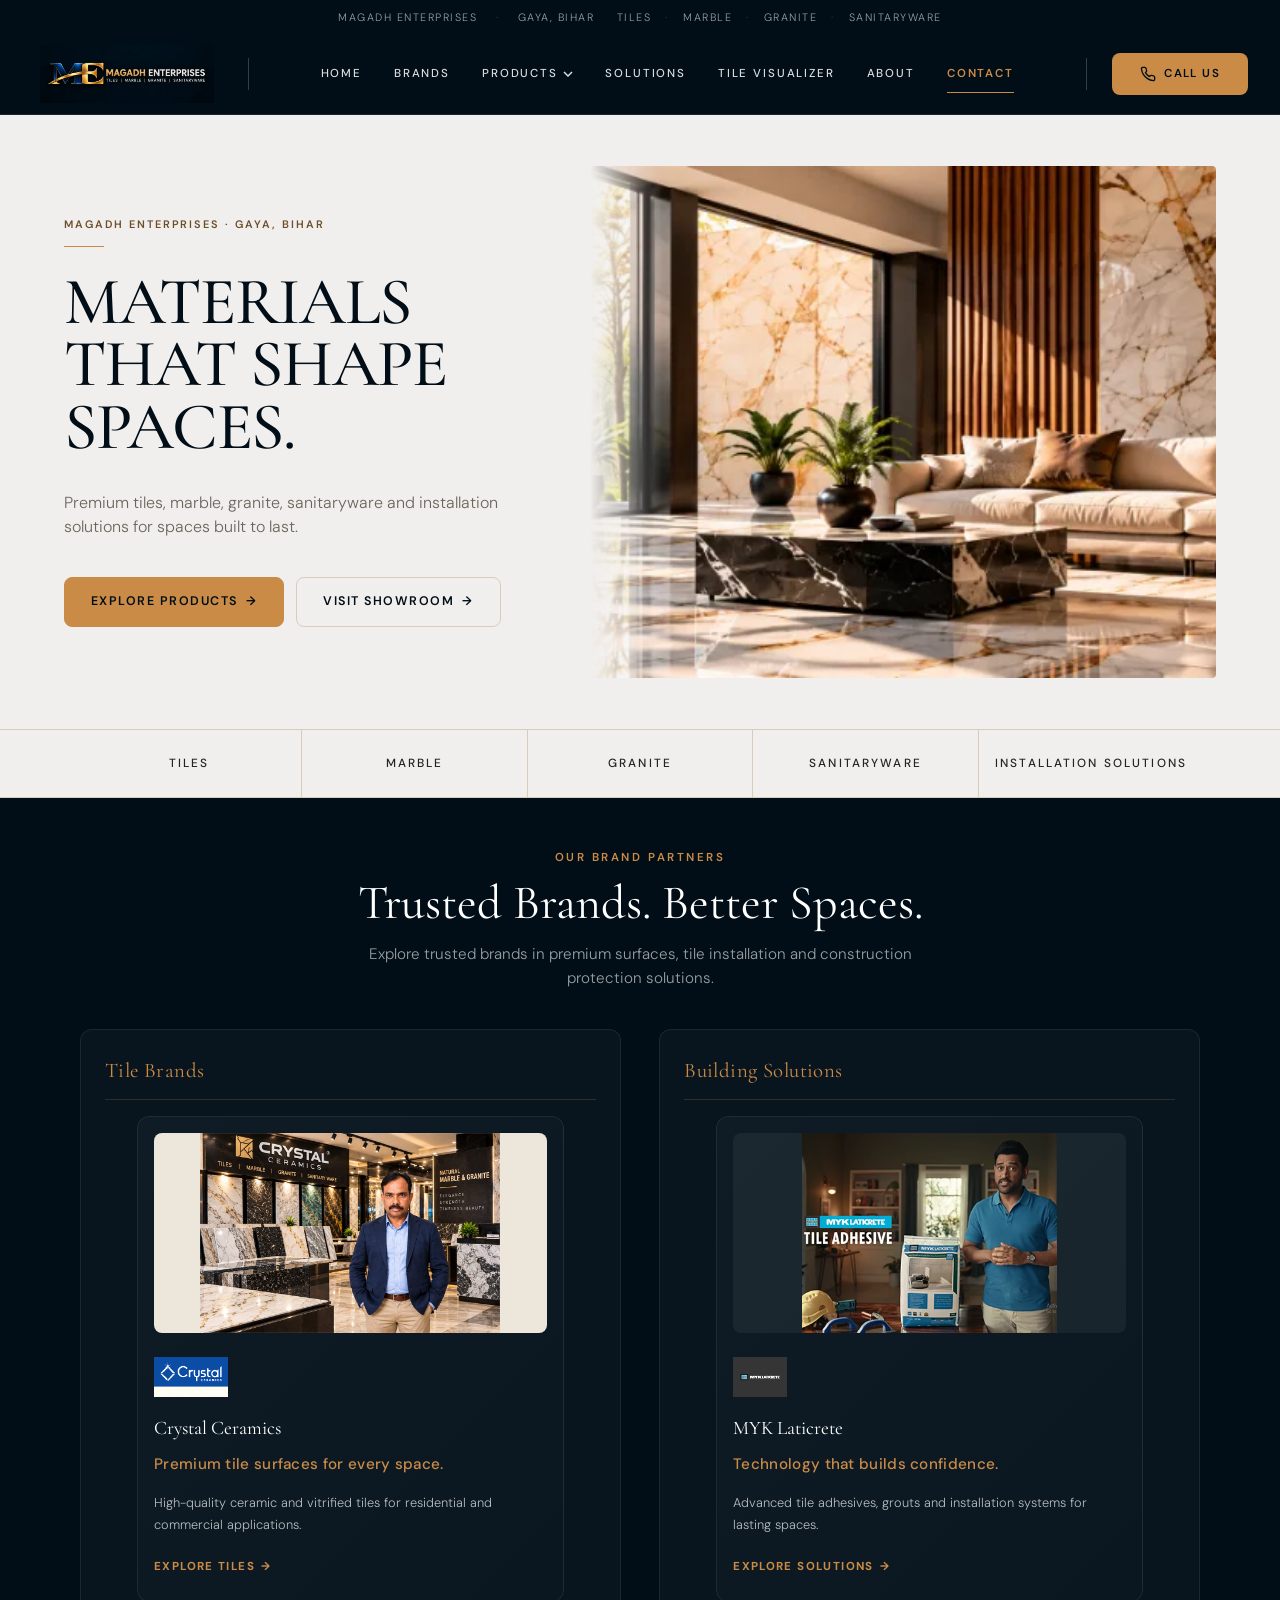
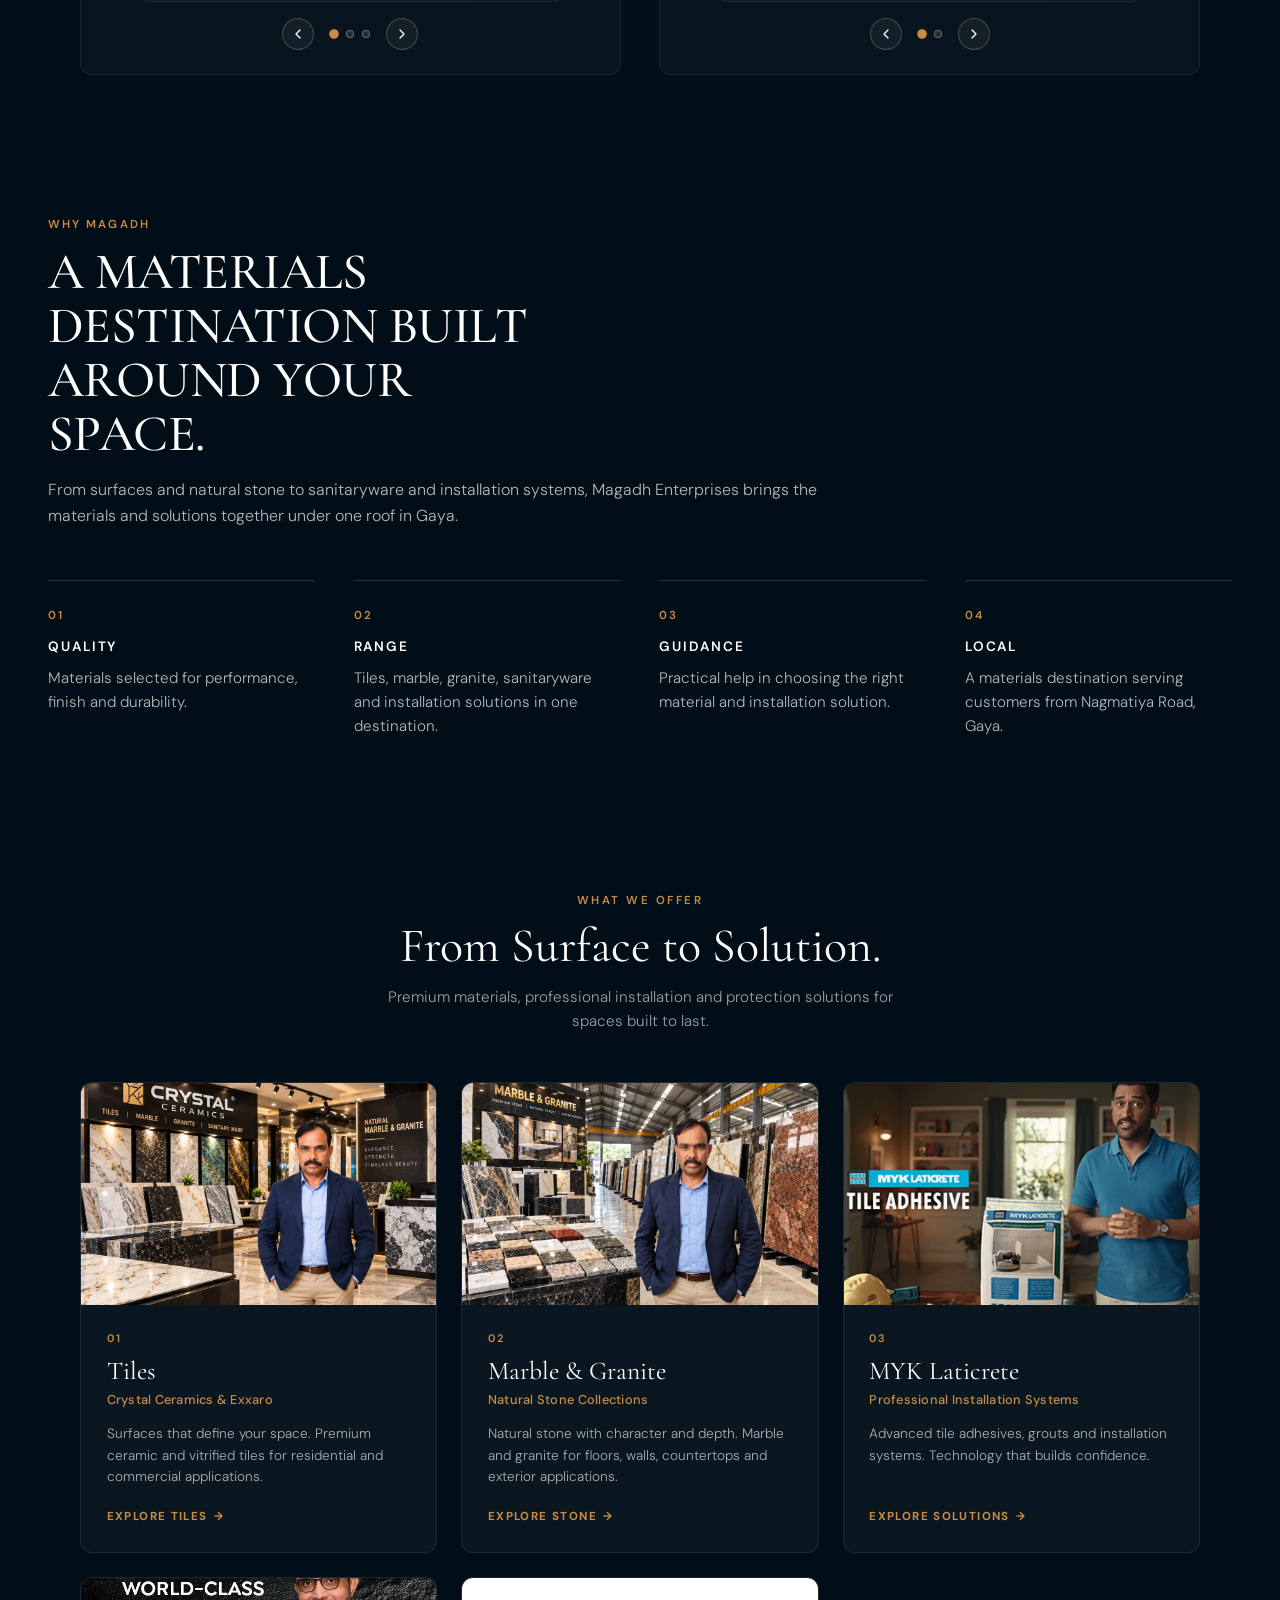
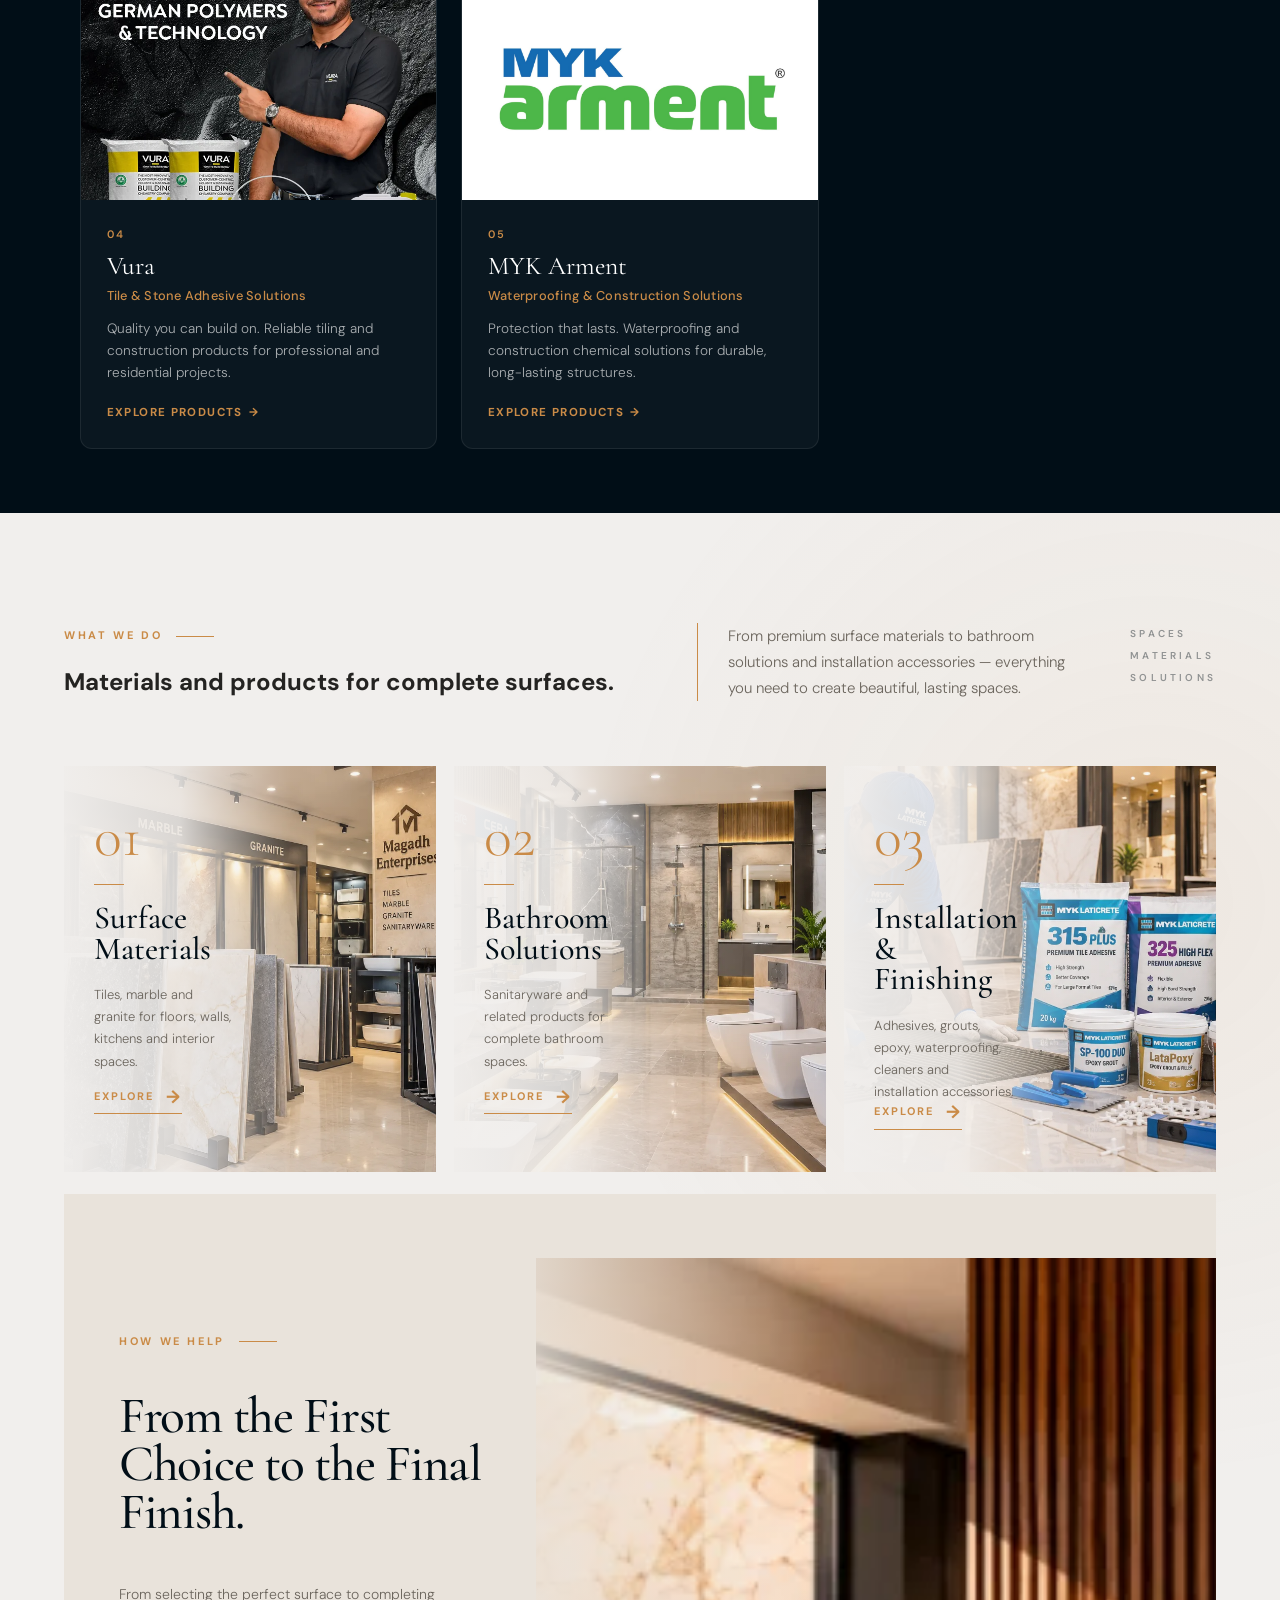
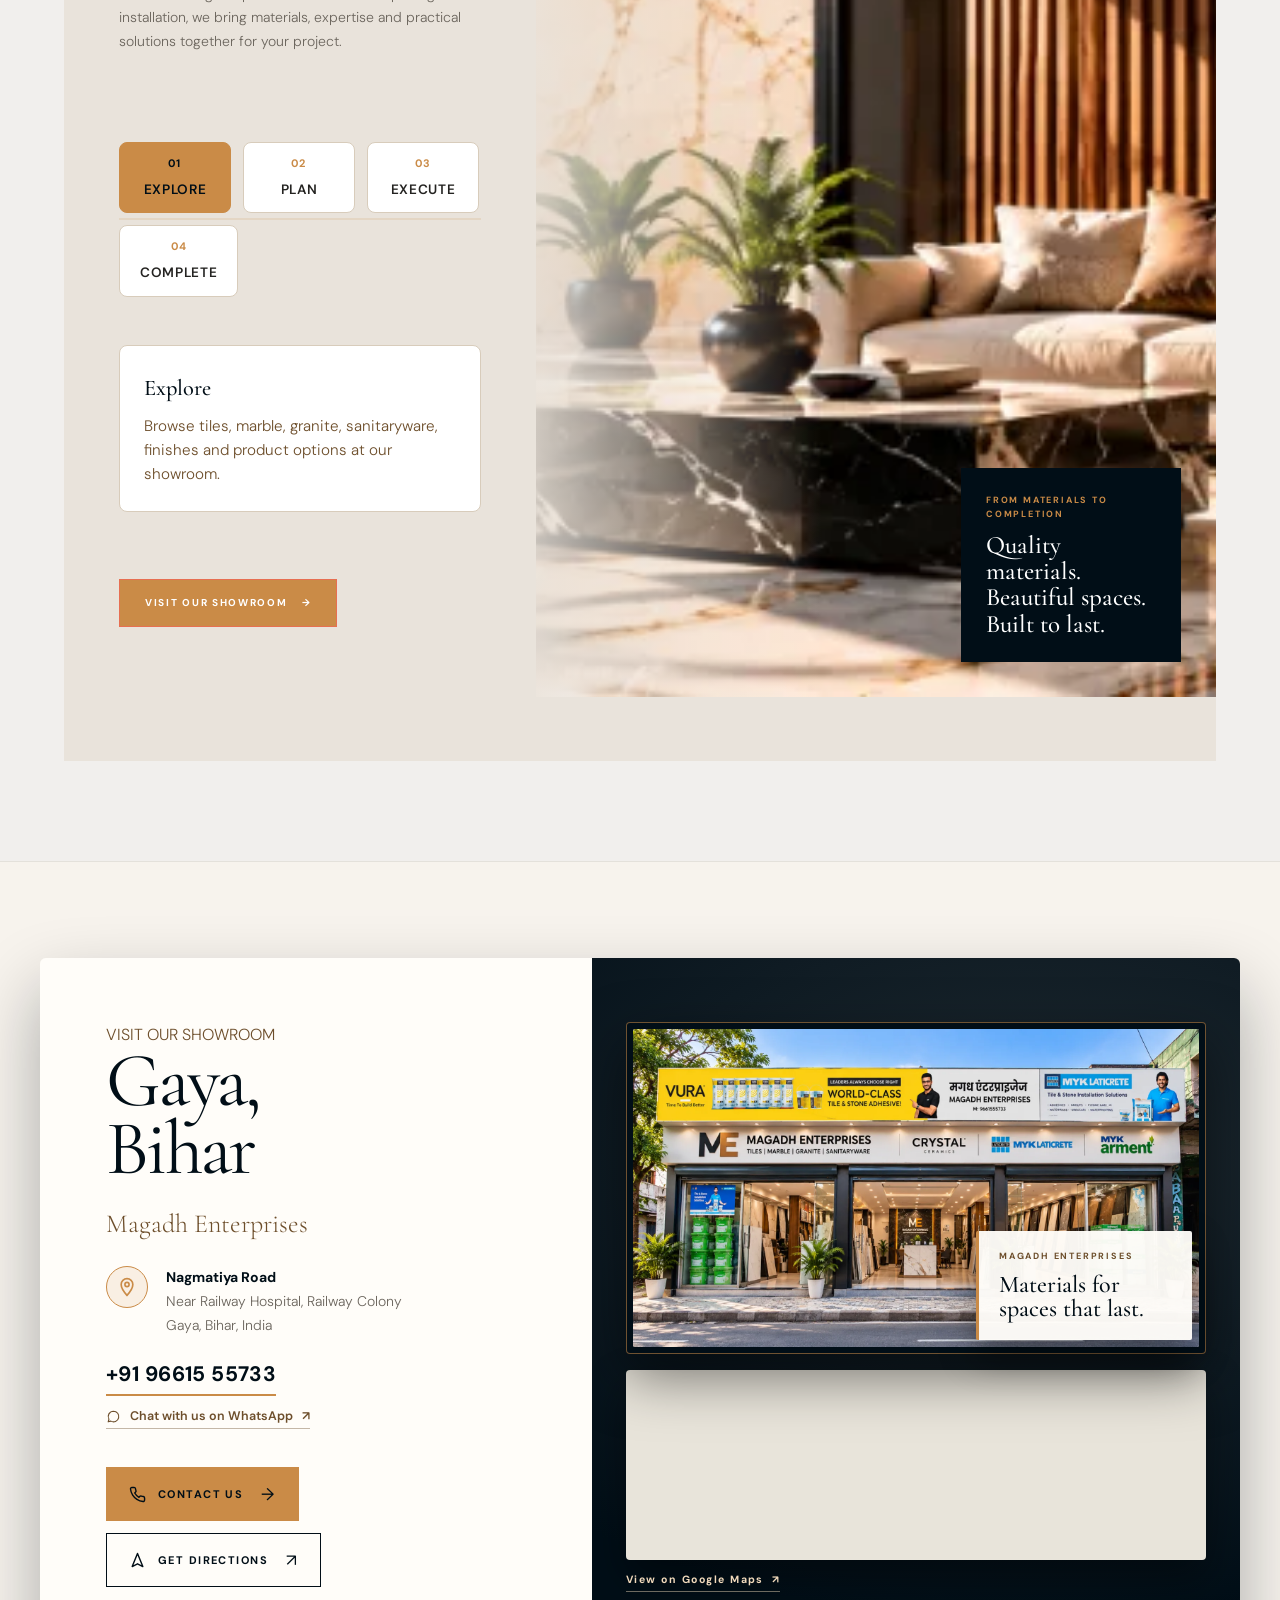
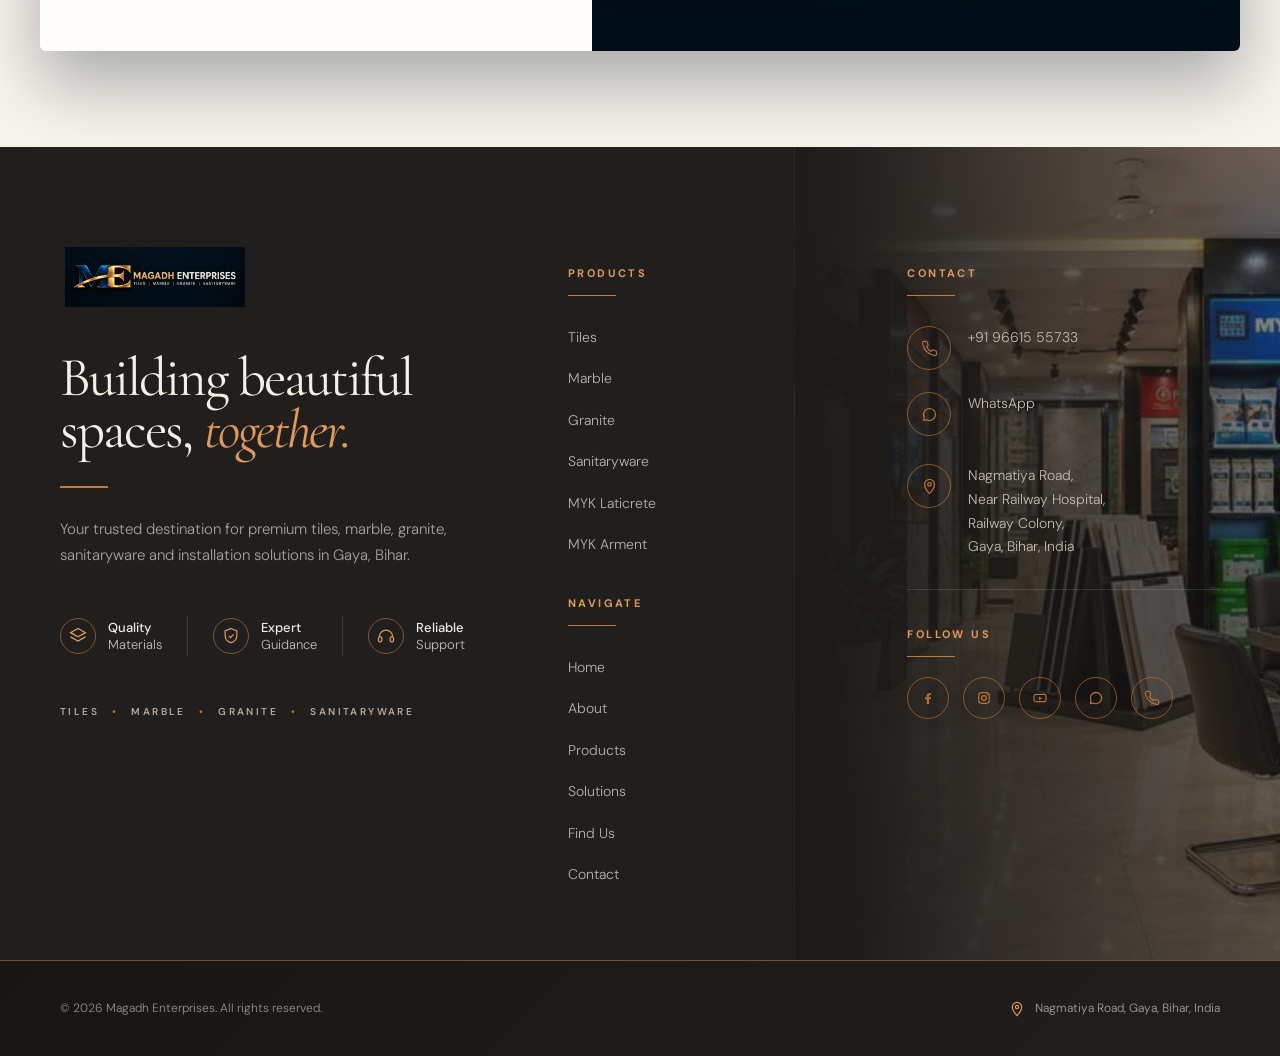
<file: index.html>
<!DOCTYPE html>
<html lang="en-IN">
<head>
<meta charset="UTF-8">
<meta name="viewport" content="width=device-width, initial-scale=1, viewport-fit=cover">

<title>Magadh Enterprises | Tiles, Marble, Granite &amp; Sanitaryware in Gaya</title>
<meta name="description" content="Magadh Enterprises in Gaya, Bihar offers tiles, marble, granite, sanitaryware and tile installation solutions for homes and construction projects.">

<!-- Canonical + social. Update the canonical/origin values below if the domain changes. -->
<link rel="canonical" href="https://magadhenterprises.netlify.app/">
<meta name="theme-color" content="#E76F51">
<meta name="robots" content="index, follow">
<meta name="google-adsense-account" content="ca-pub-2608310326412608">

<meta property="og:type" content="website">
<meta property="og:site_name" content="Magadh Enterprises">
<meta property="og:title" content="Magadh Enterprises | Tiles, Marble, Granite &amp; Sanitaryware in Gaya">
<meta property="og:description" content="Magadh Enterprises in Gaya, Bihar offers tiles, marble, granite, sanitaryware and tile installation solutions for homes and construction projects.">
<meta property="og:url" content="https://magadhenterprises.netlify.app/">
<meta property="og:image" content="https://magadhenterprises.netlify.app/assets/images/showroom/hero-showroom.jpg">
<meta property="og:image:alt" content="Magadh Enterprises showroom interior with tile and marble displays">
<meta property="og:locale" content="en_IN">

<meta name="twitter:card" content="summary_large_image">
<meta name="twitter:title" content="Magadh Enterprises | Tiles, Marble, Granite &amp; Sanitaryware in Gaya">
<meta name="twitter:description" content="Magadh Enterprises in Gaya, Bihar offers tiles, marble, granite, sanitaryware and tile installation solutions for homes and construction projects.">
<meta name="twitter:image" content="https://magadhenterprises.netlify.app/assets/images/showroom/hero-showroom.jpg">
<meta name="twitter:image:alt" content="Magadh Enterprises showroom interior with tile and marble displays">

<!-- Favicon and PWA icons. All generated from the supplied brand mark at the
     project root; no external icon service and no stale assets/branding icon. -->
<link rel="icon" href="/favicon.ico" sizes="any">
<link rel="icon" href="/favicon-16x16.png" sizes="16x16" type="image/png">
<link rel="icon" href="/favicon-32x32.png" sizes="32x32" type="image/png">
<link rel="apple-touch-icon" href="/apple-touch-icon.png" sizes="180x180">
<link rel="icon" href="/icon-192.png" sizes="192x192" type="image/png">
<link rel="icon" href="/icon-512.png" sizes="512x512" type="image/png">
<link rel="manifest" href="/manifest.webmanifest">

<link rel="preconnect" href="https://fonts.googleapis.com">
<link rel="preconnect" href="https://fonts.gstatic.com" crossorigin>
<link href="https://fonts.googleapis.com/css2?family=Cormorant+Garamond:ital,wght@0,300;0,400;0,500;0,600;1,300;1,400&family=DM+Sans:ital,opsz,wght@0,9..40,300;0,9..40,400;0,9..40,500;0,9..40,600;0,9..40,700;1,9..40,300;1,9..40,400;1,9..40,500;1,9..40,600;1,9..40,700&display=swap" rel="stylesheet">

<!-- Hero LCP preload matching the hero picture srcset/sizes -->
<link rel="preload" as="image"
      href="assets/images/showroom/Sunlit%20Marble%20Luxury%20Living%20Room-1600.webp"
      imagesrcset="assets/images/showroom/Sunlit%20Marble%20Luxury%20Living%20Room-900.webp 900w, assets/images/showroom/Sunlit%20Marble%20Luxury%20Living%20Room-1600.webp 1600w"
      imagesizes="(max-width: 768px) 100vw, 55vw"
      type="image/webp" fetchpriority="high">

<link rel="stylesheet" href="assets/css/styles.css">

<!-- LocalBusiness structured data. Contains ONLY facts already present in the
     baseline site content: business name, address, phone, map link, social
     profiles and the product categories described on the page. No founding
     year, hours, ratings, awards or certifications are asserted. -->
<script type="application/ld+json">
{
  "@context": "https://schema.org",
  "@type": "LocalBusiness",
  "@id": "https://magadhenterprises.netlify.app/#business",
  "name": "Magadh Enterprises",
  "description": "Showroom for tiles, marble, granite, sanitaryware and installation products, including MYK Laticrete adhesives and grouts and MYK Arment waterproofing solutions.",
  "url": "https://magadhenterprises.netlify.app/",
  "telephone": "+91-9661555733",
  "image": "https://magadhenterprises.netlify.app/assets/images/showroom/hero-showroom.jpg",
  "hasMap": "https://maps.app.goo.gl/x1hzBJcJXmrhhHgs7",
  "address": {
    "@type": "PostalAddress",
    "streetAddress": "Nagmatiya Road, Near Railway Hospital, Railway Colony",
    "addressLocality": "Gaya",
    "addressRegion": "Bihar",
    "addressCountry": "IN"
  },
  "areaServed": { "@type": "City", "name": "Gaya" },
  "sameAs": [
    "https://www.facebook.com/profile.php?id=61593836797469",
    "https://www.instagram.com/magadh.home/",
    "https://www.youtube.com/channel/UCH4h26FJVHBCyzo5ydk17tg"
  ],
  "makesOffer": [
    { "@type": "Offer", "itemOffered": { "@type": "Service", "name": "Floor and wall tiles" } },
    { "@type": "Offer", "itemOffered": { "@type": "Service", "name": "Marble" } },
    { "@type": "Offer", "itemOffered": { "@type": "Service", "name": "Granite" } },
    { "@type": "Offer", "itemOffered": { "@type": "Service", "name": "Sanitaryware" } },
    { "@type": "Offer", "itemOffered": { "@type": "Service", "name": "Tile adhesives and grouts" } },
    { "@type": "Offer", "itemOffered": { "@type": "Service", "name": "Waterproofing and construction chemicals" } }
  ]
}
</script>
</head>

<body>
<a class="skip-link" href="#main">Skip to content</a>

<aside class="topbar" aria-label="Business summary">
  MAGADH ENTERPRISES &nbsp;<span>·</span>&nbsp; GAYA, BIHAR
  &nbsp;&nbsp;&nbsp;
  TILES <span>·</span> MARBLE <span>·</span> GRANITE <span>·</span> SANITARYWARE
</aside>

<header class="site-header" id="site-header">
  <div class="container">
    <div class="header-inner">
      <a href="#main" class="brand logo-brand" aria-label="Magadh Enterprises — home">
        <picture><source srcset="assets/images/branding/logo-640.webp" type="image/webp"><img src="assets/images/branding/logo.png"
           width="190" height="64"
              alt="Magadh Enterprises - Tiles, Marble, Granite &amp; Sanitaryware" class="header-logo"></picture>
      </a>

      <span class="nav-separator" aria-hidden="true"></span>

      <nav class="site-nav" aria-label="Primary">
        <a href="#main" class="nav-link" aria-current="page">Home</a>
        <a href="#about" class="nav-link">Brands</a>
        <div class="nav-item has-dropdown">
          <button class="nav-link nav-dropdown-toggle" type="button"
                  aria-expanded="false" aria-controls="products-mega">
            Products
            <svg class="nav-caret" width="10" height="6" viewBox="0 0 10 6" fill="none" stroke="currentColor" stroke-width="1.5" aria-hidden="true"><path d="M1 1l4 4 4-4"/></svg>
          </button>
          <div class="mega-menu" id="products-mega" hidden>
            <div class="mega-menu-inner">
              <div class="mega-col">
                <a href="tiles.html" class="mega-item">
                  <span class="mega-thumb"><img src="assets/images/tiles/tiles-cat-640.jpg" alt="" loading="lazy"></span>
                  <span class="mega-icon" aria-hidden="true"><svg viewBox="0 0 24 24" fill="none" stroke="currentColor" stroke-width="1.5"><rect x="3.4" y="3.4" width="7.2" height="7.2" rx="1"/><rect x="13.4" y="3.4" width="7.2" height="7.2" rx="1"/><rect x="3.4" y="13.4" width="7.2" height="7.2" rx="1"/><rect x="13.4" y="13.4" width="7.2" height="7.2" rx="1"/></svg></span>
                  <span class="mega-name">Tiles</span>
                  <svg class="mega-arrow" viewBox="0 0 16 10" fill="none" stroke="currentColor" stroke-width="1.2" aria-hidden="true"><path d="M0.6 5h13.2"/><path d="M10.2 1.2 14.4 5l-4.2 3.8"/></svg>
                </a>
                <a href="marble-granite.html#marble" class="mega-item">
                  <span class="mega-thumb"><img src="assets/images/marble/marble-cat-640.jpg" alt="" loading="lazy"></span>
                  <span class="mega-icon" aria-hidden="true"><svg viewBox="0 0 24 24" fill="none" stroke="currentColor" stroke-width="1.5"><path d="M3.2 4.6h17.6"/><path d="M3.2 10.4c3.2-2.6 5.6 1.6 8.8-1s5.4-1 8.8 1"/><path d="M3.2 16.6c3.2-2.6 5.6 1.6 8.8-1s5.4-1 8.8 1"/></svg></span>
                  <span class="mega-name">Marble</span>
                  <svg class="mega-arrow" viewBox="0 0 16 10" fill="none" stroke="currentColor" stroke-width="1.2" aria-hidden="true"><path d="M0.6 5h13.2"/><path d="M10.2 1.2 14.4 5l-4.2 3.8"/></svg>
                </a>
                <a href="marble-granite.html#granite" class="mega-item">
                  <span class="mega-thumb"><img src="assets/images/granite/granite-cat-640.jpg" alt="" loading="lazy"></span>
                  <span class="mega-icon" aria-hidden="true"><svg viewBox="0 0 24 24" fill="none" stroke="currentColor" stroke-width="1.5"><path d="M12 3.2 20.4 8.4 18.2 18.6H5.8L3.6 8.4 12 3.2Z"/><path d="M9.3 10.6h.01"/><path d="M14.7 9.6h.01"/><path d="M12.9 14.2h.01"/><path d="M8.2 15.4h.01"/></svg></span>
                  <span class="mega-name">Granite</span>
                  <svg class="mega-arrow" viewBox="0 0 16 10" fill="none" stroke="currentColor" stroke-width="1.2" aria-hidden="true"><path d="M0.6 5h13.2"/><path d="M10.2 1.2 14.4 5l-4.2 3.8"/></svg>
                </a>
                <a href="sanitaryware.html" class="mega-item">
                  <span class="mega-thumb"><picture><source srcset="assets/images/visual/Bathroom%20Solution-1200.webp" type="image/webp"><img src="assets/images/visual/Bathroom%20Solution.png" alt="" loading="lazy"></picture></span>
                  <span class="mega-icon" aria-hidden="true"><svg viewBox="0 0 24 24" fill="none" stroke="currentColor" stroke-width="1.5"><path d="M2.8 11.6h18.4"/><path d="M4.6 11.6V6.4a2 2 0 0 1 4 0"/><path d="M2.8 11.6v2.8A3.6 3.6 0 0 0 6.4 18h11.2a3.6 3.6 0 0 0 3.6-3.6v-2.8"/><path d="M6.8 18v1.8"/><path d="M17.2 18v1.8"/></svg></span>
                  <span class="mega-name">Sanitaryware</span>
                  <svg class="mega-arrow" viewBox="0 0 16 10" fill="none" stroke="currentColor" stroke-width="1.2" aria-hidden="true"><path d="M0.6 5h13.2"/><path d="M10.2 1.2 14.4 5l-4.2 3.8"/></svg>
                </a>
              </div>
              <div class="mega-col">
                <a href="tile-adhesives.html" class="mega-item">
                  <span class="mega-thumb"><img src="assets/images/laticrete/latafix-305-480.jpg" alt="" loading="lazy"></span>
                  <span class="mega-icon" aria-hidden="true"><svg viewBox="0 0 24 24" fill="none" stroke="currentColor" stroke-width="1.5"><path d="M6.6 9.6h10.8l-1 10.6H7.6L6.6 9.6Z"/><path d="M6.9 9.6a5.1 5.1 0 0 1 10.2 0"/></svg></span>
                  <span class="mega-name">Tile Adhesives</span>
                  <svg class="mega-arrow" viewBox="0 0 16 10" fill="none" stroke="currentColor" stroke-width="1.2" aria-hidden="true"><path d="M0.6 5h13.2"/><path d="M10.2 1.2 14.4 5l-4.2 3.8"/></svg>
                </a>
                <a href="grouts-epoxy.html" class="mega-item">
                  <span class="mega-thumb"><img src="assets/images/laticrete/latapoxy-480.jpg" alt="" loading="lazy"></span>
                  <span class="mega-icon" aria-hidden="true"><svg viewBox="0 0 24 24" fill="none" stroke="currentColor" stroke-width="1.5"><path d="M13.6 4.4 19.6 10.4l-6.4 6.4a1.8 1.8 0 0 1-2.6 0l-2.4-2.4a1.8 1.8 0 0 1 0-2.6l6.4-6.4Z"/><path d="M11.4 7.2 5.8 12.8"/></svg></span>
                  <span class="mega-name">Grouts &amp; Epoxy</span>
                  <svg class="mega-arrow" viewBox="0 0 16 10" fill="none" stroke="currentColor" stroke-width="1.2" aria-hidden="true"><path d="M0.6 5h13.2"/><path d="M10.2 1.2 14.4 5l-4.2 3.8"/></svg>
                </a>
                <a href="waterproofing.html" class="mega-item">
                  <span class="mega-thumb"><img src="assets/images/arment/aquaarm-proof-wp10-480.jpg" alt="" loading="lazy"></span>
                  <span class="mega-icon" aria-hidden="true"><svg viewBox="0 0 24 24" fill="none" stroke="currentColor" stroke-width="1.5"><path d="M12 3.4 20 6.2v5.6c0 4.6-3.2 7.6-8 8.8-4.8-1.2-8-4.2-8-8.8V6.2l8-2.8Z"/><path d="M12 9.4c1.5 1.8 2.5 3.1 2.5 4.3a2.5 2.5 0 0 1-5 0c0-1.2 1-2.5 2.5-4.3Z"/></svg></span>
                  <span class="mega-name">Waterproofing</span>
                  <svg class="mega-arrow" viewBox="0 0 16 10" fill="none" stroke="currentColor" stroke-width="1.2" aria-hidden="true"><path d="M0.6 5h13.2"/><path d="M10.2 1.2 14.4 5l-4.2 3.8"/></svg>
                </a>
                <a href="tile-care.html" class="mega-item">
                  <span class="mega-thumb"><img src="assets/images/laticrete/clenza-tc-480.jpg" alt="" loading="lazy"></span>
                  <span class="mega-icon" aria-hidden="true"><svg viewBox="0 0 24 24" fill="none" stroke="currentColor" stroke-width="1.5"><path d="M8.6 8.4h6a2 2 0 0 1 2 2v8.2a2 2 0 0 1-2 2h-6a2 2 0 0 1-2-2v-8.2a2 2 0 0 1 2-2Z"/><path d="M10.6 8.4V6.2h4.2v2.2"/><path d="M16.6 11.6h2.6v2.4h-2.6"/><path d="M15.4 5h4.4"/></svg></span>
                  <span class="mega-name">Tile Care &amp; Accessories</span>
                  <svg class="mega-arrow" viewBox="0 0 16 10" fill="none" stroke="currentColor" stroke-width="1.2" aria-hidden="true"><path d="M0.6 5h13.2"/><path d="M10.2 1.2 14.4 5l-4.2 3.8"/></svg>
                </a>
              </div>
            </div>
          </div>
        </div>
        <a href="#what-we-do" class="nav-link">Solutions</a>
        <a href="tile-visualizer.html" class="nav-link">Tile Visualizer</a>
        <a href="#trust" class="nav-link">About</a>
        <a href="#contact" class="nav-link">Contact</a>
      </nav>

      <span class="nav-separator" aria-hidden="true"></span>

      <div class="header-actions">
        <a href="tel:+919661555733" class="nav-cta btn" aria-label="Call Us">
          <svg class="nav-cta-icon" width="16" height="16" viewBox="0 0 24 24" fill="none" stroke="currentColor" stroke-width="2" stroke-linecap="round" stroke-linejoin="round" aria-hidden="true"><path d="M22 16.92v3a2 2 0 0 1-2.18 2 19.79 19.79 0 0 1-8.63-3.07 19.5 19.5 0 0 1-6-6 19.79 19.79 0 0 1-3.07-8.67A2 2 0 0 1 4.11 2h3a2 2 0 0 1 2 1.72 12.84 12.84 0 0 0 .7 2.81 2 2 0 0 1-.45 2.11L8.09 9.91a16 16 0 0 0 6 6l1.27-1.27a2 2 0 0 1 2.11-.45 12.84 12.84 0 0 0 2.81.7A2 2 0 0 1 22 16.92z"/></svg>
          Call Us
        </a>
        <button class="hamburger" id="hamburger" type="button"
                aria-label="Open menu" aria-controls="mobile-nav" aria-expanded="false">
          <span></span><span></span><span></span>
        </button>
      </div>
    </div>
  </div>
</header>

<nav class="mobile-nav" id="mobile-nav" aria-label="Mobile" inert>
  <button class="mobile-nav-close" id="mobile-nav-close" type="button" aria-label="Close menu">
    <svg width="24" height="24" viewBox="0 0 24 24" fill="none" stroke="currentColor" stroke-width="2" stroke-linecap="round" aria-hidden="true"><path d="M18 6 6 18M6 6l12 12"/></svg>
  </button>
  <div class="mobile-nav-content">
    <a href="#main" class="mobile-link">Home</a>
    <a href="#about" class="mobile-link">Brands</a>
<div class="mobile-nav-group">
      <button class="mobile-link mobile-nav-toggle" type="button" aria-expanded="false"
aria-controls="mobile-products">
        Products
        <svg class="mobile-nav-caret" width="12" height="8" viewBox="0 0 12 8" fill="none" stroke="currentColor" stroke-width="1.5" aria-hidden="true"><path d="M1 1l5 5 5-5"/></svg>
      </button>
      <div class="mobile-nav-submenu" id="mobile-products" hidden>
        <a href="tiles.html" class="mobile-sublink">Tiles</a>
        <a href="marble-granite.html#marble" class="mobile-sublink">Marble</a>
        <a href="marble-granite.html#granite" class="mobile-sublink">Granite</a>
        <a href="sanitaryware.html" class="mobile-sublink">Sanitaryware</a>
        <a href="tile-adhesives.html" class="mobile-sublink">Tile Adhesives</a>
        <a href="grouts-epoxy.html" class="mobile-sublink">Grouts &amp; Epoxy</a>
        <a href="waterproofing.html" class="mobile-sublink">Waterproofing</a>
        <a href="tile-care.html" class="mobile-sublink">Tile Care &amp; Accessories</a>
      </div>
    </div>
    <a href="#what-we-do" class="mobile-link">Solutions</a>
    <a href="tile-visualizer.html" class="mobile-link">Tile Visualizer</a>
    <a href="#trust" class="mobile-link">About</a>
    <a href="#contact" class="mobile-link">Contact</a>
  </div>
</nav>

<main id="main">

<!-- INTRODUCTION -->
<section class="intro" id="hero" aria-labelledby="intro-heading">
  <div class="container hero-grid">

    <div class="hero-copy">
      <header class="intro-head">
        <p class="t-label">MAGADH ENTERPRISES · GAYA, BIHAR</p>
        <div class="divider"></div>
        <h1 class="t-display intro-heading" id="intro-heading">
          MATERIALS<br>THAT SHAPE<br>SPACES.
        </h1>
        <div class="intro-lede">
          <p class="t-body">Premium tiles, marble, granite, sanitaryware and installation solutions for spaces built to last.</p>
        </div>
      </header>

      <div class="intro-ctas">
        <a href="products.html" class="btn btn-primary">EXPLORE PRODUCTS <span aria-hidden="true">&#x2192;</span></a>
        <a href="#find-us" class="btn btn-ghost">VISIT SHOWROOM <span aria-hidden="true">&#x2192;</span></a>
      </div>
    </div>

    <div class="hero-media">
      <picture>
        <source srcset="assets/images/showroom/Sunlit%20Marble%20Luxury%20Living%20Room-900.webp 900w, assets/images/showroom/Sunlit%20Marble%20Luxury%20Living%20Room-1600.webp 1600w" type="image/webp" sizes="(max-width: 768px) 100vw, 55vw">
        <img src="assets/images/showroom/Sunlit Marble Luxury Living Room.png" width="900" height="471"
             alt="Magadh Enterprises showroom interior with tile, marble and sanitaryware displays"
             fetchpriority="high" decoding="async">
      </picture>
    </div>

  </div>
</section>

<!-- HERO CATEGORY BAR -->
<section class="catbar" aria-label="Product categories">
  <div class="container">
    <ul class="catbar-list">
      <li>Tiles</li>
      <li>Marble</li>
      <li>Granite</li>
      <li>Sanitaryware</li>
      <li>Installation Solutions</li>
    </ul>
  </div>
</section>

<!-- BRAND SHOWCASE — Combined Tile Brands + Building Solutions -->
<section class="brand-showcase-combined" id="about" aria-label="Our brand partners">
  <div class="container">
    <div class="brand-showcase-combined__header">
      <p class="brand-showcase-combined__eyebrow">OUR BRAND PARTNERS</p>
      <h2 class="brand-showcase-combined__title">Trusted Brands. Better Spaces.</h2>
      <p class="brand-showcase-combined__subtitle">Explore trusted brands in premium surfaces, tile installation and construction protection solutions.</p>
    </div>

    <div class="brand-showcase-combined__panels">

      <!-- LEFT PANEL — TILE BRANDS -->
      <div class="brand-panel" id="tile-brands-panel">
        <div class="brand-panel__header">
          <h3 class="brand-panel__title">Tile Brands</h3>
        </div>
        <div class="brand-carousel brand-carousel--compact" id="home-tile-brands-carousel" role="region" aria-roledescription="carousel" aria-label="Tile brands">
          <div class="brand-carousel__viewport">
            <div class="brand-carousel__track">

              <div class="brand-slide is-active" data-brand="crystal" role="group" aria-roledescription="slide" aria-label="Crystal Ceramics, 1 of 3">
                <div class="brand-slide__media">
                  <img src="assets/images/tiles/tiles-cat-1024.jpg" alt="Crystal Ceramics premium tile collection" class="brand-slide__product" width="1024" height="683" loading="lazy" decoding="async">
                </div>
                <div class="brand-slide__panel">
                  <div class="brand-slide__logo-wrap">
                    <img src="assets/images/visual/logo-crystal.png" alt="Crystal Ceramics" class="brand-slide__logo" width="243" height="131">
                  </div>
                  <h4 class="brand-slide__name">Crystal Ceramics</h4>
                  <p class="brand-slide__tagline">Premium tile surfaces for every space.</p>
                  <p class="brand-slide__desc">High-quality ceramic and vitrified tiles for residential and commercial applications.</p>
                  <a href="tiles.html" class="brand-slide__cta">Explore Tiles <span aria-hidden="true">&#x2192;</span></a>
                </div>
              </div>

              <div class="brand-slide" data-brand="exxaro" role="group" aria-roledescription="slide" aria-label="Exxaro Tiles, 2 of 3" aria-hidden="true">
                <div class="brand-slide__media">
                  <img src="assets/images/visual/Exxaro-2.jpg" alt="Exxaro Tiles campaign artwork" class="brand-slide__product" width="850" height="478" loading="lazy" decoding="async">
                </div>
                <div class="brand-slide__panel">
                  <div class="brand-slide__logo-wrap brand-slide__logo-wrap--text">
                    <span class="brand-slide__logo-text">EXXARO</span>
                  </div>
                  <h4 class="brand-slide__name">Exxaro Tiles</h4>
                  <p class="brand-slide__tagline">Tiles that transform spaces.</p>
                  <p class="brand-slide__desc">Curated range of tiles for floors and walls, combining design innovation with durable performance.</p>
                  <a href="tiles.html" class="brand-slide__cta">Explore Tiles <span aria-hidden="true">&#x2192;</span></a>
                </div>
              </div>

              <div class="brand-slide" data-brand="vura" role="group" aria-roledescription="slide" aria-label="Vura, 3 of 3" aria-hidden="true">
                <div class="brand-slide__media">
                  <picture><source srcset="assets/images/visual/vura-700.webp" type="image/webp"><img src="assets/images/visual/vura.jpg" alt="Vura brand campaign" class="brand-slide__product" width="700" height="900" loading="lazy" decoding="async"></picture>
                </div>
                <div class="brand-slide__panel">
                  <div class="brand-slide__logo-wrap">
                    <picture><source srcset="assets/images/visual/vura-700.webp" type="image/webp"><img src="assets/images/visual/vura.jpg" alt="Vura brand logo" class="brand-slide__logo" width="700" height="900"></picture>
                  </div>
                  <h4 class="brand-slide__name">Vura</h4>
                  <p class="brand-slide__tagline">Quality you can build on.</p>
                  <p class="brand-slide__desc">Reliable tiling and construction products for professional and residential projects.</p>
                  <a href="tiles.html" class="brand-slide__cta">Explore Tiles <span aria-hidden="true">&#x2192;</span></a>
                </div>
              </div>

            </div>
          </div>
          <div class="brand-carousel__controls brand-carousel__controls--compact">
            <button class="brand-carousel__btn brand-carousel__prev" type="button" aria-label="Previous tile brand">
              <svg width="16" height="16" viewBox="0 0 24 24" fill="none" stroke="currentColor" stroke-width="2" stroke-linecap="round" stroke-linejoin="round" aria-hidden="true"><path d="M15 18l-6-6 6-6"/></svg>
            </button>
            <div class="brand-carousel__dots" role="tablist" aria-label="Tile brand slides">
              <button class="brand-carousel__dot is-active" type="button" role="tab" aria-selected="true" aria-label="Crystal Ceramics" data-slide="0"></button>
              <button class="brand-carousel__dot" type="button" role="tab" aria-selected="false" aria-label="Exxaro Tiles" data-slide="1"></button>
              <button class="brand-carousel__dot" type="button" role="tab" aria-selected="false" aria-label="Vura" data-slide="2"></button>
            </div>
            <button class="brand-carousel__btn brand-carousel__next" type="button" aria-label="Next tile brand">
              <svg width="16" height="16" viewBox="0 0 24 24" fill="none" stroke="currentColor" stroke-width="2" stroke-linecap="round" stroke-linejoin="round" aria-hidden="true"><path d="M9 18l6-6-6-6"/></svg>
            </button>
          </div>
        </div>
      </div>

      <!-- RIGHT PANEL — BUILDING SOLUTIONS -->
      <div class="brand-panel" id="building-solutions-panel">
        <div class="brand-panel__header">
          <h3 class="brand-panel__title">Building Solutions</h3>
        </div>
        <div class="brand-carousel brand-carousel--compact" id="home-building-carousel" role="region" aria-roledescription="carousel" aria-label="Building solutions brands">
          <div class="brand-carousel__viewport">
            <div class="brand-carousel__track">

              <div class="brand-slide is-active" data-brand="laticrete" role="group" aria-roledescription="slide" aria-label="MYK Laticrete, 1 of 2">
                <div class="brand-slide__media">
                  <picture><source srcset="assets/images/visual/myk%20dhoni.png" type="image/webp"><img src="assets/images/visual/myk dhoni.png" alt="MYK Laticrete campaign featuring MS Dhoni" class="brand-slide__product" width="404" height="316" loading="lazy" decoding="async"></picture>
                </div>
                <div class="brand-slide__panel">
                  <div class="brand-slide__logo-wrap">
                    <picture><source srcset="assets/images/visual/brand-mylktacrete.png" type="image/webp"><img src="assets/images/visual/brand-mylktacrete.png" alt="MYK Laticrete" class="brand-slide__logo" width="800" height="600" loading="lazy" decoding="async"></picture>
                  </div>
                  <h4 class="brand-slide__name">MYK Laticrete</h4>
                  <p class="brand-slide__tagline">Technology that builds confidence.</p>
                  <p class="brand-slide__desc">Advanced tile adhesives, grouts and installation systems for lasting spaces.</p>
                  <a href="tile-adhesives.html" class="brand-slide__cta">Explore Solutions <span aria-hidden="true">&#x2192;</span></a>
                </div>
              </div>

              <div class="brand-slide" data-brand="arment" role="group" aria-roledescription="slide" aria-label="MYK Arment, 2 of 2" aria-hidden="true">
                <div class="brand-slide__media">
                  <img src="assets/images/visual/MYK arment.jpg" alt="MYK Arment waterproofing products" class="brand-slide__product" width="2560" height="1536" loading="lazy" decoding="async">
                </div>
                <div class="brand-slide__panel">
                  <div class="brand-slide__logo-wrap brand-slide__logo-wrap--text">
                    <span class="brand-slide__logo-text">MYK ARMENT</span>
                  </div>
                  <h4 class="brand-slide__name">MYK Arment</h4>
                  <p class="brand-slide__tagline">Protection that lasts.</p>
                  <p class="brand-slide__desc">Waterproofing and construction chemical solutions for durable structures.</p>
                  <a href="waterproofing.html" class="brand-slide__cta">Explore Products <span aria-hidden="true">&#x2192;</span></a>
                </div>
              </div>

            </div>
          </div>
          <div class="brand-carousel__controls brand-carousel__controls--compact">
            <button class="brand-carousel__btn brand-carousel__prev" type="button" aria-label="Previous building solution">
              <svg width="16" height="16" viewBox="0 0 24 24" fill="none" stroke="currentColor" stroke-width="2" stroke-linecap="round" stroke-linejoin="round" aria-hidden="true"><path d="M15 18l-6-6 6-6"/></svg>
            </button>
            <div class="brand-carousel__dots" role="tablist" aria-label="Building solutions slides">
              <button class="brand-carousel__dot is-active" type="button" role="tab" aria-selected="true" aria-label="MYK Laticrete" data-slide="0"></button>
              <button class="brand-carousel__dot" type="button" role="tab" aria-selected="false" aria-label="MYK Arment" data-slide="1"></button>
            </div>
            <button class="brand-carousel__btn brand-carousel__next" type="button" aria-label="Next building solution">
              <svg width="16" height="16" viewBox="0 0 24 24" fill="none" stroke="currentColor" stroke-width="2" stroke-linecap="round" stroke-linejoin="round" aria-hidden="true"><path d="M9 18l6-6-6-6"/></svg>
            </button>
          </div>
        </div>
      </div>

    </div>
  </div>
</section>


<!-- TRUST / PROOF -->
<section class="trust-section" id="trust" aria-labelledby="trust-heading">
  <div class="container">
    <p class="t-label trust-label">WHY MAGADH</p>
    <h2 class="trust-heading" id="trust-heading">A MATERIALS DESTINATION BUILT AROUND YOUR SPACE.</h2>
    <p class="trust-sub">From surfaces and natural stone to sanitaryware and installation systems, Magadh Enterprises brings the materials and solutions together under one roof in Gaya.</p>
    <div class="trust-grid">
      <div class="trust-item">
        <span class="trust-num">01</span>
        <h3 class="trust-item-title">QUALITY</h3>
        <p class="trust-item-text">Materials selected for performance, finish and durability.</p>
      </div>
      <div class="trust-divider" aria-hidden="true"></div>
      <div class="trust-item">
        <span class="trust-num">02</span>
        <h3 class="trust-item-title">RANGE</h3>
        <p class="trust-item-text">Tiles, marble, granite, sanitaryware and installation solutions in one destination.</p>
      </div>
      <div class="trust-divider" aria-hidden="true"></div>
      <div class="trust-item">
        <span class="trust-num">03</span>
        <h3 class="trust-item-title">GUIDANCE</h3>
        <p class="trust-item-text">Practical help in choosing the right material and installation solution.</p>
      </div>
      <div class="trust-divider" aria-hidden="true"></div>
      <div class="trust-item">
        <span class="trust-num">04</span>
        <h3 class="trust-item-title">LOCAL</h3>
        <p class="trust-item-text">A materials destination serving customers from Nagmatiya Road, Gaya.</p>
      </div>
    </div>
  </div>
</section>

<!-- PRODUCT SHOWCASE — Premium brand and product cards -->
<section class="product-showcase" id="deals" aria-labelledby="product-showcase-title">
  <div class="container">
    <div class="product-showcase__header">
      <p class="product-showcase__eyebrow">WHAT WE OFFER</p>
      <h2 id="product-showcase-title" class="product-showcase__title">From Surface to Solution.</h2>
      <p class="product-showcase__subtitle">Premium materials, professional installation and protection solutions for spaces built to last.</p>
    </div>

    <div class="product-showcase__grid">

      <!-- 01 — TILES -->
      <article class="product-card-premium product-card-premium--tiles">
        <div class="product-card-premium__media">
          <picture><source srcset="assets/images/tiles/tiles-cat-1024.webp" type="image/webp"><img src="assets/images/tiles/tiles-cat-1024.jpg" width="1024" height="683" alt="Premium tiles display at Magadh Enterprises showroom" loading="lazy" decoding="async"></picture>
        </div>
        <div class="product-card-premium__content">
          <span class="product-card-premium__number">01</span>
          <h3 class="product-card-premium__title">Tiles</h3>
          <p class="product-card-premium__brands">Crystal Ceramics &amp; Exxaro</p>
          <p class="product-card-premium__desc">Surfaces that define your space. Premium ceramic and vitrified tiles for residential and commercial applications.</p>
          <a href="tiles.html" class="product-card-premium__cta">Explore Tiles <span aria-hidden="true">&#x2192;</span></a>
        </div>
      </article>

      <!-- 02 — MARBLE & GRANITE -->
      <article class="product-card-premium product-card-premium--stone">
        <div class="product-card-premium__media">
          <picture><source srcset="assets/images/marble/marble-cat-1024.webp" type="image/webp"><img src="assets/images/marble/marble-cat-1024.jpg" width="1024" height="683" alt="Marble slabs on display at Magadh Enterprises showroom" loading="lazy" decoding="async"></picture>
        </div>
        <div class="product-card-premium__content">
          <span class="product-card-premium__number">02</span>
          <h3 class="product-card-premium__title">Marble &amp; Granite</h3>
          <p class="product-card-premium__brands">Natural Stone Collections</p>
          <p class="product-card-premium__desc">Natural stone with character and depth. Marble and granite for floors, walls, countertops and exterior applications.</p>
          <a href="marble-granite.html" class="product-card-premium__cta">Explore Stone <span aria-hidden="true">&#x2192;</span></a>
        </div>
      </article>

      <!-- 03 — MYK LATICRETE -->
      <article class="product-card-premium product-card-premium--laticrete">
        <div class="product-card-premium__media">
          <picture><source srcset="assets/images/visual/myk%20dhoni.png" type="image/webp"><img src="assets/images/visual/myk dhoni.png" alt="MYK Laticrete campaign featuring MS Dhoni and tile adhesive products" width="404" height="316" loading="lazy" decoding="async"></picture>
        </div>
        <div class="product-card-premium__content">
          <span class="product-card-premium__number">03</span>
          <h3 class="product-card-premium__title">MYK Laticrete</h3>
          <p class="product-card-premium__brands">Professional Installation Systems</p>
          <p class="product-card-premium__desc">Advanced tile adhesives, grouts and installation systems. Technology that builds confidence.</p>
          <a href="tile-adhesives.html" class="product-card-premium__cta">Explore Solutions <span aria-hidden="true">&#x2192;</span></a>
        </div>
      </article>

      <!-- 04 — VURA -->
      <article class="product-card-premium product-card-premium--vura">
        <div class="product-card-premium__media">
          <picture><source srcset="assets/images/visual/vura-700.webp" type="image/webp"><img src="assets/images/visual/vura.jpg" alt="Vura brand campaign featuring adhesive and construction products" width="700" height="900" loading="lazy" decoding="async"></picture>
        </div>
        <div class="product-card-premium__content">
          <span class="product-card-premium__number">04</span>
          <h3 class="product-card-premium__title">Vura</h3>
          <p class="product-card-premium__brands">Tile &amp; Stone Adhesive Solutions</p>
          <p class="product-card-premium__desc">Quality you can build on. Reliable tiling and construction products for professional and residential projects.</p>
          <a href="tile-adhesives.html" class="product-card-premium__cta">Explore Products <span aria-hidden="true">&#x2192;</span></a>
        </div>
      </article>

      <!-- 05 — MYK ARMENT -->
      <article class="product-card-premium product-card-premium--arment">
        <div class="product-card-premium__media">
          <img src="assets/images/visual/MYK arment.jpg" alt="MYK Arment waterproofing and construction chemical products" width="2560" height="1536" loading="lazy" decoding="async">
        </div>
        <div class="product-card-premium__content">
          <span class="product-card-premium__number">05</span>
          <h3 class="product-card-premium__title">MYK Arment</h3>
          <p class="product-card-premium__brands">Waterproofing &amp; Construction Solutions</p>
          <p class="product-card-premium__desc">Protection that lasts. Waterproofing and construction chemical solutions for durable, long-lasting structures.</p>
          <a href="waterproofing.html" class="product-card-premium__cta">Explore Products <span aria-hidden="true">&#x2192;</span></a>
        </div>
      </article>

    </div>
  </div>
</section>


<div class="ad-slot ad-slot--banner" data-ad-slot-name="homeBanner" aria-hidden="true"></div>

<!-- WHAT WE DO -->
<section class="section what-we-do" id="what-we-do" aria-labelledby="what-we-do-heading">
  <div class="wwd-wrap">

    <div class="wwd-intro">
      <div>
        <p class="wwd-eyebrow">WHAT WE DO</p>
        <h2 id="what-we-do-heading">Materials and products for complete surfaces.</h2>
      </div>
      <p class="wwd-intro-copy">From premium surface materials to bathroom solutions and installation accessories &mdash; everything you need to create beautiful, lasting spaces.</p>
      <p class="wwd-vertical" aria-hidden="true">SPACES<br>MATERIALS<br>SOLUTIONS</p>
    </div>

    <div class="wwd-solutions">
      <article class="wwd-solution">
        <picture><source srcset="assets/images/visual/surface%20materials-1200.webp" type="image/webp"><img class="wwd-solution-img" src="assets/images/visual/surface%20materials.png" width="1536" height="1024"
             alt="Tile, marble and granite surface samples from the Magadh Enterprises range"
             loading="lazy" decoding="async"></picture>
        <div class="wwd-solution-body">
          <div>
            <span class="wwd-solution-num" aria-hidden="true">01</span>
            <span class="wwd-rule" aria-hidden="true"></span>
            <h2>Surface<br>Materials</h2>
            <p>Tiles, marble and granite for floors, walls, kitchens and interior spaces.</p>
          </div>
          <a href="tiles.html" class="wwd-solution-link"><span>Explore</span><span aria-hidden="true">&rarr;</span></a>
        </div>
      </article>

      <article class="wwd-solution">
        <picture><source srcset="assets/images/visual/Bathroom%20Solution-1200.webp" type="image/webp"><img class="wwd-solution-img" src="assets/images/visual/Bathroom%20Solution.png" width="1536" height="1024"
             alt="Sanitaryware and bathroom products on display at Magadh Enterprises, Gaya"
             loading="lazy" decoding="async"></picture>
        <div class="wwd-solution-body">
          <div>
            <span class="wwd-solution-num" aria-hidden="true">02</span>
            <span class="wwd-rule" aria-hidden="true"></span>
            <h2>Bathroom<br>Solutions</h2>
            <p>Sanitaryware and related products for complete bathroom spaces.</p>
          </div>
          <a href="sanitaryware.html" class="wwd-solution-link"><span>Explore</span><span aria-hidden="true">&rarr;</span></a>
        </div>
      </article>

      <article class="wwd-solution">
        <picture><source srcset="assets/images/visual/Installtion-1200.webp" type="image/webp"><img class="wwd-solution-img" src="assets/images/visual/Installtion.png" width="1536" height="1024"
             alt="Tile adhesives, grouts and waterproofing products from the Magadh Enterprises range"
             loading="lazy" decoding="async"></picture>
        <div class="wwd-solution-body">
          <div>
            <span class="wwd-solution-num" aria-hidden="true">03</span>
            <span class="wwd-rule" aria-hidden="true"></span>
            <h2>Installation<br>&amp; Finishing</h2>
            <p>Adhesives, grouts, epoxy, waterproofing, cleaners and installation accessories.</p>
          </div>
          <a href="tile-adhesives.html" class="wwd-solution-link"><span>Explore</span><span aria-hidden="true">&rarr;</span></a>
        </div>
      </article>
    </div>

    <div class="wwd-progress wwd-progress--premium">
      <div class="wwd-progress-main">
        <p class="wwd-eyebrow">HOW WE HELP</p>
        <h2 class="wwd-progress-title">From the First Choice to the Final Finish.</h2>
        <p class="wwd-progress-lede">From selecting the perfect surface to completing installation, we bring materials, expertise and practical solutions together for your project.</p>

        <div class="wwd-timeline-premium" role="tablist" aria-label="How we help steps">
          <button class="wwd-step-premium is-active" type="button" role="tab" aria-selected="true" aria-controls="wwd-step-panel" data-step="0">
            <span class="wwd-step-premium__num">01</span>
            <span class="wwd-step-premium__label">Explore</span>
          </button>
          <button class="wwd-step-premium" type="button" role="tab" aria-selected="false" aria-controls="wwd-step-panel" data-step="1">
            <span class="wwd-step-premium__num">02</span>
            <span class="wwd-step-premium__label">Plan</span>
          </button>
          <button class="wwd-step-premium" type="button" role="tab" aria-selected="false" aria-controls="wwd-step-panel" data-step="2">
            <span class="wwd-step-premium__num">03</span>
            <span class="wwd-step-premium__label">Execute</span>
          </button>
          <button class="wwd-step-premium" type="button" role="tab" aria-selected="false" aria-controls="wwd-step-panel" data-step="3">
            <span class="wwd-step-premium__num">04</span>
            <span class="wwd-step-premium__label">Complete</span>
          </button>
        </div>

        <div class="wwd-step-panel" id="wwd-step-panel" role="tabpanel" aria-live="polite">
          <h3 class="wwd-step-panel__title">Explore</h3>
          <p class="wwd-step-panel__desc">Browse tiles, marble, granite, sanitaryware, finishes and product options at our showroom.</p>
        </div>

        <a href="#find-us" class="wwd-cta"><span>Visit Our Showroom</span><span aria-hidden="true">&rarr;</span></a>
      </div>

      <div class="wwd-visual">
        <picture><source srcset="assets/images/showroom/Sunlit%20Marble%20Luxury%20Living%20Room-900.webp 900w, assets/images/showroom/Sunlit%20Marble%20Luxury%20Living%20Room-1600.webp 1600w" type="image/webp" sizes="(max-width: 768px) 100vw, 45vw"><img src="assets/images/showroom/Sunlit Marble Luxury Living Room.png" width="900" height="471"
             alt="Magadh Enterprises showroom interior with tile and marble displays"
             loading="lazy" decoding="async"></picture>
        <div class="wwd-visual-shade" aria-hidden="true"></div>
        <div class="wwd-visual-card">
          <p class="wwd-visual-kicker">From materials to completion</p>
          <p class="wwd-visual-title">Quality materials. Beautiful spaces. Built to last.</p>
        </div>
      </div>
    </div>

  </div>
</section>

<!-- =========================================================================
     ADVERTISING — LOWER-PAGE BANNER (before Contact). Placed on its own row,
     away from the phone / WhatsApp / directions controls. Collapsed until
     configured in assets/js/ads.js.
     ========================================================================= -->
<div class="ad-slot ad-slot--banner" data-ad-slot-name="homeLower" aria-hidden="true"></div>

<!-- =========================================================================
     ADVERTISING — REUSABLE CONTENT-PAGE SLOT (template, not rendered here).
     No article/informational page exists yet, so this is a copy-paste
     component for future content pages. To use it:
       1. paste the div below into a prose column on the content page;
       2. add <script src="assets/js/ads.js" defer></script> to that page;
       3. set CONFIG.slots.content in assets/js/ads.js to the real ad-unit id.

     <div class="ad-slot ad-slot--content" data-ad-slot-name="content" aria-hidden="true"></div>
     ========================================================================= -->

<!-- LOCATION / CONTACT — one unified premium showroom section (keeps the visit + contact anchors).
     The storefront photograph and the interactive map live in the same right-hand panel.
     Google Maps resolves the verified address in the embed query; no coordinates are invented
     or hardcoded. If the map cannot load, the readable address and the "View on Google Maps"
     link directly beneath the frame remain usable. -->
<section class="me-location-section" id="visit" aria-labelledby="visit-heading">
  <div class="me-location-inner">

    <div class="me-location-content" id="find-us">
      <p class="me-eyebrow me-eyebrow--on-cream">VISIT OUR SHOWROOM</p>
      <h2 id="visit-heading">Gaya,<br>Bihar</h2>
      <p class="me-location-business">Magadh Enterprises</p>

      <address class="me-location-address">
        <span class="me-location-icon" aria-hidden="true">
          <svg width="20" height="20" viewBox="0 0 24 24" fill="none" stroke="currentColor" stroke-width="2" aria-hidden="true" focusable="false"><path d="M12 2C8.13 2 5 5.13 5 9c0 5.25 7 13 7 13s7-7.75 7-13c0-3.87-3.13-7-7-7z"/><circle cx="12" cy="9" r="2.5"/></svg>
        </span>
        <span class="me-location-address-lines">
          <strong>Nagmatiya Road</strong>
          Near Railway Hospital, Railway Colony<br>
          Gaya, Bihar, India
        </span>
      </address>

      <p class="me-location-phones">
        <a class="me-location-phone" href="tel:+919661555733">+91 96615 55733</a>
        <a class="me-location-whatsapp" href="https://wa.me/919661555733" target="_blank" rel="noopener noreferrer">
          <svg width="15" height="15" viewBox="0 0 24 24" fill="none" stroke="currentColor" stroke-width="1.8" stroke-linecap="round" stroke-linejoin="round" aria-hidden="true" focusable="false"><path d="M12 3.5a8.5 8.5 0 0 0-7.3 12.8L3.5 20.5l4.3-1.1A8.5 8.5 0 1 0 12 3.5z"/></svg>
          Chat with us on WhatsApp<span aria-hidden="true"> &nearr;</span>
        </a>
      </p>

      <div class="me-location-actions" id="contact">
        <a class="me-location-btn me-location-btn-primary" href="tel:+919661555733">
          <svg width="17" height="17" viewBox="0 0 24 24" fill="none" stroke="currentColor" stroke-width="2" stroke-linecap="round" stroke-linejoin="round" aria-hidden="true" focusable="false"><path d="M22 16.92v3a2 2 0 0 1-2.18 2 19.79 19.79 0 0 1-8.63-3.07 19.5 19.5 0 0 1-6-6 19.79 19.79 0 0 1-3.07-8.67A2 2 0 0 1 4.11 2h3a2 2 0 0 1 2 1.72 12.84 12.84 0 0 0 .7 2.81 2 2 0 0 1-.45 2.11L8.09 9.91a16 16 0 0 0 6 6l1.27-1.27a2 2 0 0 1 2.11-.45 12.84 12.84 0 0 0 2.81.7A2 2 0 0 1 22 16.92z"/></svg>
          CONTACT US
          <b aria-hidden="true">&rarr;</b>
        </a>
        <a class="me-location-btn me-location-btn-secondary" href="https://www.google.com/maps/dir/?api=1&amp;destination=Nagmatiya%20Road%2C%20Near%20Railway%20Hospital%2C%20Railway%20Colony%2C%20Gaya%2C%20Bihar%2C%20India" target="_blank" rel="noopener">
          <svg width="17" height="17" viewBox="0 0 24 24" fill="none" stroke="currentColor" stroke-width="2" stroke-linecap="round" stroke-linejoin="round" aria-hidden="true" focusable="false"><path d="M12 2 19.5 20.5 12 16.6 4.5 20.5 12 2z"/></svg>
          GET DIRECTIONS
          <b aria-hidden="true">&nearr;</b>
        </a>
      </div>
    </div>

    <div class="me-location-visual">
      <figure class="me-location-figure">
        <picture><source srcset="assets/images/showroom/Magadh%20Enterprises%20Showroom%20Facade-1600.webp" type="image/webp"><img src="assets/images/showroom/Magadh Enterprises Showroom Facade.png"
             width="1672" height="941"
             alt="Magadh Enterprises showroom storefront on Nagmatiya Road, Gaya, Bihar"
             loading="lazy" decoding="async"></picture>
        <figcaption class="me-location-overlay">
          <span>MAGADH ENTERPRISES</span>
          <strong>Materials for<br>spaces that last.</strong>
        </figcaption>
      </figure>

      <div class="me-location-map">
        <iframe class="me-location-map-frame"
                src="https://maps.google.com/maps?q=Magadh%20Enterprises%2C%20Nagmatiya%20Road%2C%20Near%20Railway%20Hospital%2C%20Railway%20Colony%2C%20Gaya%2C%20Bihar%2C%20India&amp;t=&amp;z=16&amp;ie=UTF8&amp;iwloc=&amp;output=embed"
                width="100%" height="190" style="border:0"
                loading="lazy" referrerpolicy="strict-origin-when-cross-origin"
                allowfullscreen
                title="Interactive map of Magadh Enterprises at Nagmatiya Road, Gaya, Bihar — location resolved by Google Maps from the verified address"></iframe>
        <a class="me-location-map-link" href="https://maps.app.goo.gl/x1hzBJcJXmrhhHgs7" target="_blank" rel="noopener">View on Google Maps<span aria-hidden="true"> &nearr;</span></a>
      </div>
    </div>

  </div>
</section>


</main>

<!-- PREMIUM FOOTER -->
<footer class="me-footer">
  <div class="me-footer-main">
    <div class="me-footer-showroom-bg" aria-hidden="true"></div>
    <div class="me-footer-content">

      <div class="me-footer-brand">
        <a href="#main" class="me-footer-logo-link" aria-label="Magadh Enterprises — back to top">
          <picture><source srcset="assets/images/branding/logo-640.webp" type="image/webp"><img src="assets/images/branding/logo.png"
               width="190" height="64"
               alt="Magadh Enterprises - Tiles, Marble, Granite &amp; Sanitaryware" class="me-footer-logo" loading="lazy" decoding="async"></picture>
        </a>
        <h2 class="me-footer-tagline">Building beautiful<br>spaces, <em>together.</em></h2>
        <div class="me-footer-accent" aria-hidden="true"></div>
        <p class="me-footer-description">Your trusted destination for premium tiles, marble, granite, sanitaryware and installation solutions in Gaya, Bihar.</p>
        <div class="me-footer-trust">
          <div class="me-footer-trust-item">
            <span class="me-trust-icon" aria-hidden="true">
              <svg width="20" height="20" viewBox="0 0 24 24" fill="none" stroke="currentColor" stroke-width="1.5" aria-hidden="true" focusable="false"><path d="M12 3l9 5-9 5-9-5 9-5z"/><path d="M3 13l9 5 9-5"/></svg>
            </span>
            <span><strong>Quality</strong>Materials</span>
          </div>
          <div class="me-footer-trust-divider" aria-hidden="true"></div>
          <div class="me-footer-trust-item">
            <span class="me-trust-icon" aria-hidden="true">
              <svg width="20" height="20" viewBox="0 0 24 24" fill="none" stroke="currentColor" stroke-width="1.5" aria-hidden="true" focusable="false"><path d="M12 3l7 3v5c0 5-3.5 8-7 9-3.5-1-7-4-7-9V6l7-3z"/><path d="M9.5 12l2 2 3.5-4"/></svg>
            </span>
            <span><strong>Expert</strong>Guidance</span>
          </div>
          <div class="me-footer-trust-divider" aria-hidden="true"></div>
          <div class="me-footer-trust-item">
            <span class="me-trust-icon" aria-hidden="true">
              <svg width="20" height="20" viewBox="0 0 24 24" fill="none" stroke="currentColor" stroke-width="1.5" aria-hidden="true" focusable="false"><path d="M4 13a8 8 0 0 1 16 0"/><rect x="3" y="13" width="4" height="6" rx="1.5"/><rect x="17" y="13" width="4" height="6" rx="1.5"/></svg>
            </span>
            <span><strong>Reliable</strong>Support</span>
          </div>
        </div>
        <p class="me-footer-category-line" aria-label="Categories: tiles, marble, granite, sanitaryware">
          <span>TILES</span><i aria-hidden="true">•</i><span>MARBLE</span><i aria-hidden="true">•</i><span>GRANITE</span><i aria-hidden="true">•</i><span>SANITARYWARE</span>
        </p>
      </div>

      <div class="me-footer-column me-footer-column--links">
        <div class="me-footer-group">
          <p class="me-footer-heading">PRODUCTS</p>
          <nav class="me-footer-links" aria-label="Product categories">
            <a href="tiles.html">Tiles</a>
            <a href="marble-granite.html#marble">Marble</a>
            <a href="marble-granite.html#granite">Granite</a>
            <a href="sanitaryware.html">Sanitaryware</a>
            <a href="tile-adhesives.html">MYK Laticrete</a>
            <a href="waterproofing.html">MYK Arment</a>
          </nav>
        </div>
        <div class="me-footer-group">
          <p class="me-footer-heading">NAVIGATE</p>
          <nav class="me-footer-links" aria-label="Site sections">
            <a href="#main">Home</a>
            <a href="#about">About</a>
            <a href="products.html">Products</a>
            <a href="#what-we-do">Solutions</a>
            <a href="#find-us">Find Us</a>
            <a href="#contact">Contact</a>
          </nav>
        </div>
      </div>

      <div class="me-footer-column me-footer-contact">
        <p class="me-footer-heading">CONTACT</p>
        <a href="tel:+919661555733" class="me-footer-contact-item">
          <span class="me-contact-round" aria-hidden="true"><svg width="17" height="17" viewBox="0 0 24 24" fill="none" stroke="currentColor" stroke-width="1.7" stroke-linecap="round" stroke-linejoin="round" aria-hidden="true" focusable="false"><path d="M22 16.92v3a2 2 0 0 1-2.18 2 19.79 19.79 0 0 1-8.63-3.07 19.5 19.5 0 0 1-6-6 19.79 19.79 0 0 1-3.07-8.67A2 2 0 0 1 4.11 2h3a2 2 0 0 1 2 1.72 12.84 12.84 0 0 0 .7 2.81 2 2 0 0 1-.45 2.11L8.09 9.91a16 16 0 0 0 6 6l1.27-1.27a2 2 0 0 1 2.11-.45 12.84 12.84 0 0 0 2.81.7A2 2 0 0 1 22 16.92z"/></svg></span>
          <span>+91 96615 55733</span>
        </a>
        <a href="https://wa.me/919661555733" target="_blank" rel="noopener" class="me-footer-contact-item">
          <span class="me-contact-round" aria-hidden="true"><svg width="17" height="17" viewBox="0 0 24 24" fill="none" stroke="currentColor" stroke-width="1.7" stroke-linecap="round" stroke-linejoin="round" aria-hidden="true" focusable="false"><path d="M12 3.5a8.5 8.5 0 0 0-7.3 12.8L3.5 20.5l4.3-1.1A8.5 8.5 0 1 0 12 3.5z"/></svg></span>
          <span>WhatsApp</span>
        </a>
        <div class="me-footer-contact-item me-footer-address">
          <span class="me-contact-round" aria-hidden="true">
            <svg width="18" height="18" viewBox="0 0 24 24" fill="none" stroke="currentColor" stroke-width="1.8" aria-hidden="true" focusable="false"><path d="M12 2C8.13 2 5 5.13 5 9c0 5.25 7 13 7 13s7-7.75 7-13c0-3.87-3.13-7-7-7z"/><circle cx="12" cy="9" r="2.5"/></svg>
          </span>
          <span>Nagmatiya Road,<br>Near Railway Hospital,<br>Railway Colony,<br>Gaya, Bihar, India</span>
        </div>
        <div class="me-footer-contact-divider" aria-hidden="true"></div>
        <p class="me-footer-heading me-footer-follow-heading">FOLLOW US</p>
        <div class="me-footer-social">
          <a href="https://www.facebook.com/profile.php?id=61593836797469" target="_blank" rel="noopener noreferrer" aria-label="Facebook">
            <svg width="16" height="16" viewBox="0 0 24 24" fill="currentColor" aria-hidden="true" focusable="false"><path d="M13.5 21v-7h2.4l.6-3h-3V9.1c0-.9.3-1.6 1.7-1.6h1.4V4.8c-.3 0-1.3-.1-2.4-.1-2.4 0-4 1.4-4 4V11H7.5v3h2.7v7h3.3z"/></svg>
          </a>
          <a href="https://www.instagram.com/magadh.home/" target="_blank" rel="noopener noreferrer" aria-label="Instagram">
            <svg width="16" height="16" viewBox="0 0 24 24" fill="none" stroke="currentColor" stroke-width="1.7" aria-hidden="true" focusable="false"><rect x="4" y="4" width="16" height="16" rx="4.5"/><circle cx="12" cy="12" r="3.6"/><circle cx="16.8" cy="7.2" r="1.1" fill="currentColor" stroke="none"/></svg>
          </a>
          <a href="https://www.youtube.com/channel/UCH4h26FJVHBCyzo5ydk17tg" target="_blank" rel="noopener noreferrer" aria-label="YouTube">
            <svg width="16" height="16" viewBox="0 0 24 24" fill="none" stroke="currentColor" stroke-width="1.7" aria-hidden="true" focusable="false"><rect x="3" y="6.5" width="18" height="11" rx="3"/><path d="M10.5 9.8l4.5 2.7-4.5 2.7z" fill="currentColor" stroke="none"/></svg>
          </a>
          <a href="https://wa.me/919661555733" target="_blank" rel="noopener noreferrer" aria-label="WhatsApp">
            <svg width="16" height="16" viewBox="0 0 24 24" fill="none" stroke="currentColor" stroke-width="1.7" stroke-linecap="round" stroke-linejoin="round" aria-hidden="true" focusable="false"><path d="M12 3.5a8.5 8.5 0 0 0-7.3 12.8L3.5 20.5l4.3-1.1A8.5 8.5 0 1 0 12 3.5z"/></svg>
          </a>
          <a href="tel:+919661555733" aria-label="Call us">
            <svg width="16" height="16" viewBox="0 0 24 24" fill="none" stroke="currentColor" stroke-width="1.7" stroke-linecap="round" stroke-linejoin="round" aria-hidden="true" focusable="false"><path d="M22 16.92v3a2 2 0 0 1-2.18 2 19.79 19.79 0 0 1-8.63-3.07 19.5 19.5 0 0 1-6-6 19.79 19.79 0 0 1-3.07-8.67A2 2 0 0 1 4.11 2h3a2 2 0 0 1 2 1.72 12.84 12.84 0 0 0 .7 2.81 2 2 0 0 1-.45 2.11L8.09 9.91a16 16 0 0 0 6 6l1.27-1.27a2 2 0 0 1 2.11-.45 12.84 12.84 0 0 0 2.81.7A2 2 0 0 1 22 16.92z"/></svg>
          </a>
        </div>
      </div>

    </div>
  </div>

  <div class="me-footer-bottom">
    <div class="me-footer-bottom-inner">
      <p>&copy; <span data-current-year>2026</span> Magadh Enterprises. All rights reserved.</p>
      <a href="#visit" class="me-footer-bottom-location">
        <svg width="16" height="16" viewBox="0 0 24 24" fill="none" stroke="currentColor" stroke-width="1.8" aria-hidden="true" focusable="false"><path d="M12 2C8.13 2 5 5.13 5 9c0 5.25 7 13 7 13s7-7.75 7-13c0-3.87-3.13-7-7-7z"/><circle cx="12" cy="9" r="2.5"/></svg>
        Nagmatiya Road, Gaya, Bihar, India
      </a>
    </div>
  </div>
</footer>

<script src="assets/js/config.js" defer></script>
<script src="assets/js/products.js" defer></script>
<script src="assets/js/main.js" defer></script>
<!-- Advertising slots. Inert until a real AdSense publisher ID is set. -->
<script src="assets/js/ads.js" defer></script>
</body>
</html>
</file>
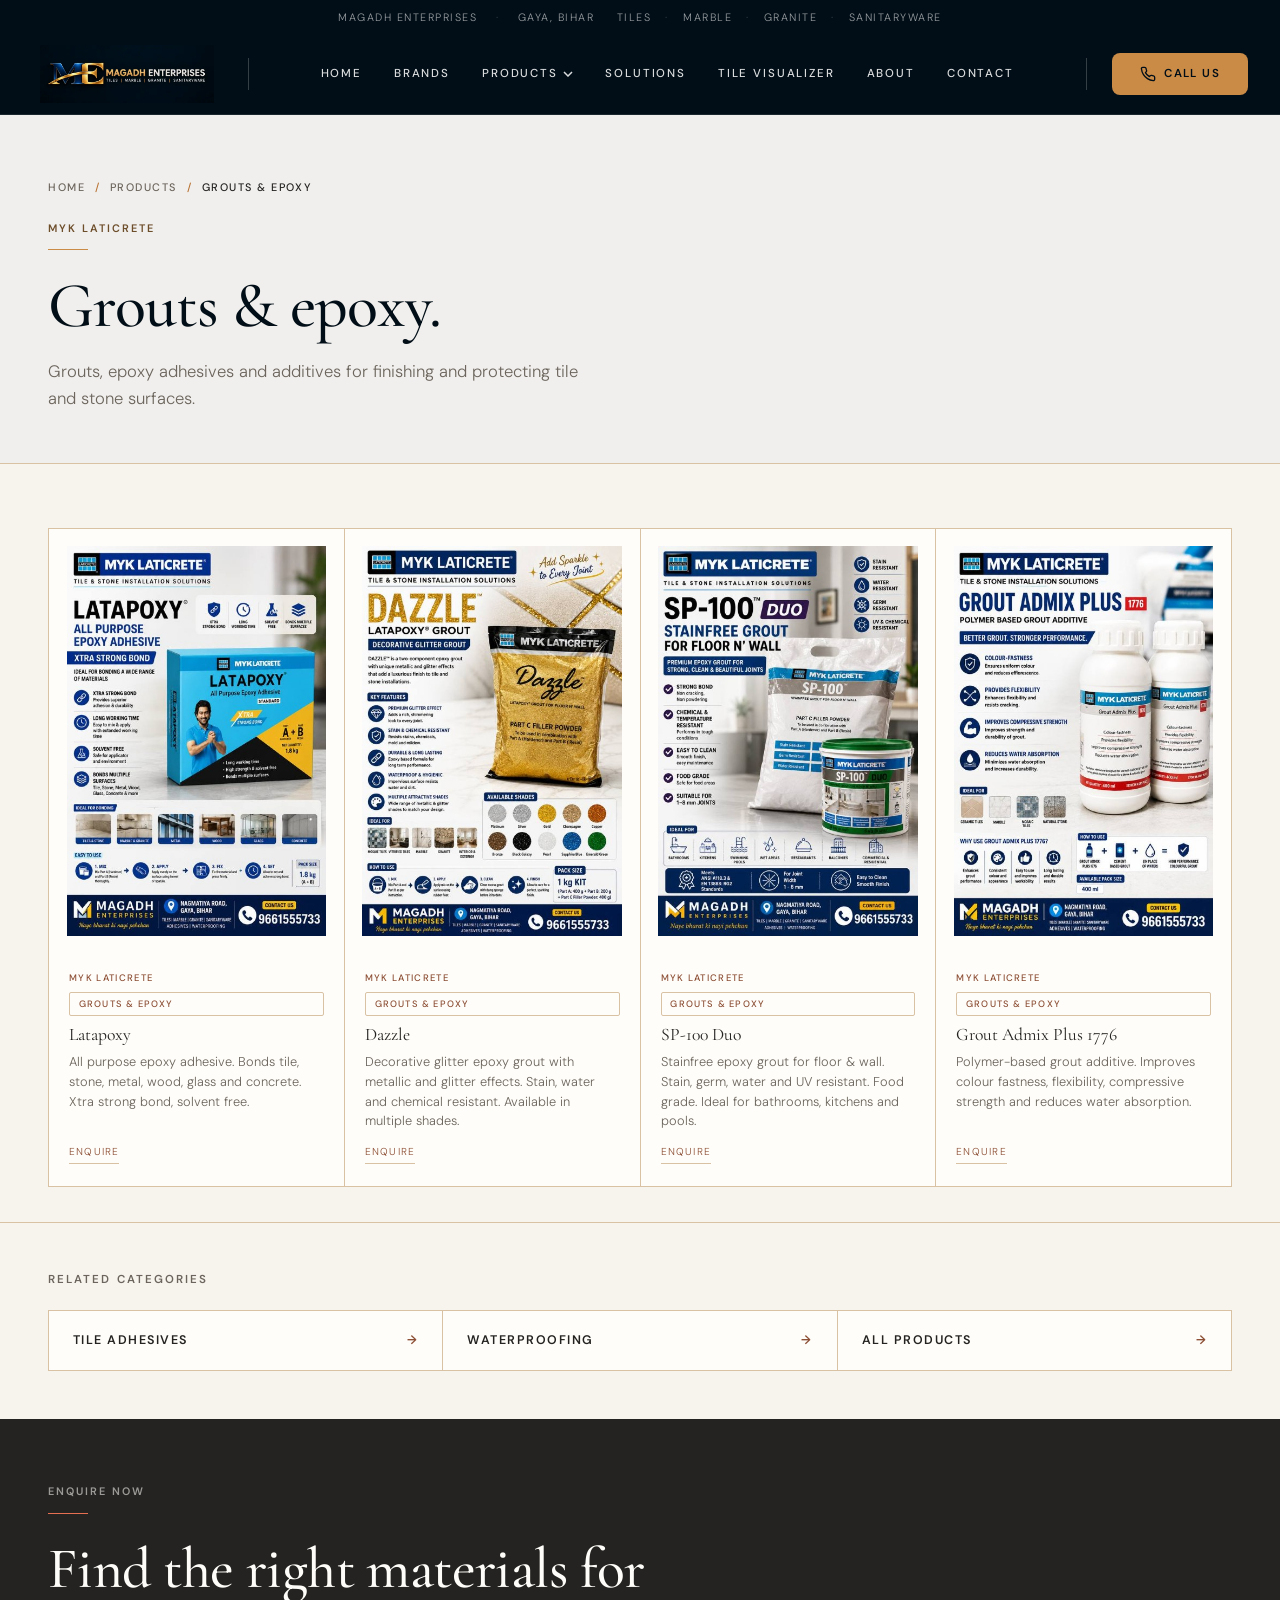
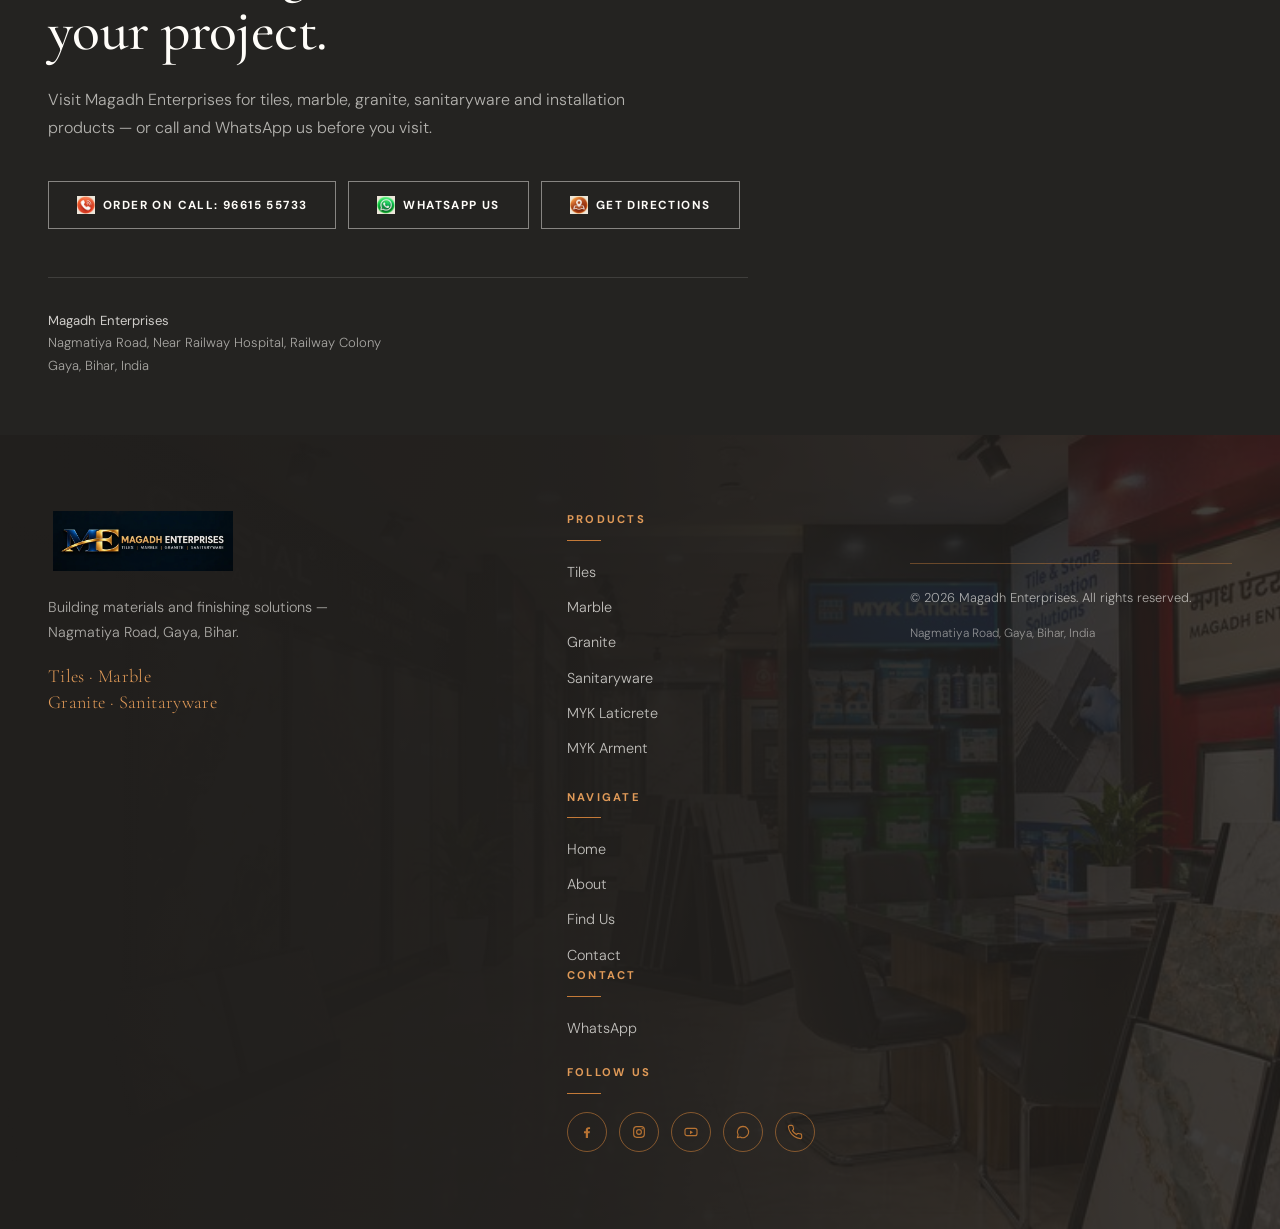
<file: grouts-epoxy.html>
<!DOCTYPE html>
<html lang="en">
<head>
<meta charset="UTF-8">
<meta name="viewport" content="width=device-width, initial-scale=1, viewport-fit=cover">

<title>Magadh Enterprises | Grouts &amp; Epoxy</title>
<meta name="description" content="MYK Laticrete grouts and epoxy at Magadh Enterprises — Latapoxy, Dazzle, SP-100 Duo and Grout Admix Plus in Gaya.">
<link rel="canonical" href="https://magadhenterprises.netlify.app/grouts-epoxy.html">
<meta name="theme-color" content="#010E17">
<meta name="robots" content="index, follow">
<meta name="google-adsense-account" content="ca-pub-2608310326412608">

<meta property="og:type" content="website">
<meta property="og:site_name" content="Magadh Enterprises">
<meta property="og:title" content="Magadh Enterprises | Grouts &amp; Epoxy">
<meta property="og:description" content="MYK Laticrete grouts and epoxy solutions at Magadh Enterprises, Gaya, Bihar.">
<meta property="og:url" content="https://magadhenterprises.netlify.app/grouts-epoxy.html">
<meta property="og:image" content="https://magadhenterprises.netlify.app/assets/images/showroom/hero-showroom.jpg">
<meta property="og:locale" content="en_IN">

<link rel="icon" href="/favicon.ico" sizes="any">
<link rel="icon" href="/favicon-32x32.png" sizes="32x32" type="image/png">
<link rel="apple-touch-icon" href="/apple-touch-icon.png" sizes="180x180">
<link rel="manifest" href="/manifest.webmanifest">

<link rel="preconnect" href="https://fonts.googleapis.com">
<link rel="preconnect" href="https://fonts.gstatic.com" crossorigin>
<link href="https://fonts.googleapis.com/css2?family=Cormorant+Garamond:ital,wght@0,300;0,400;0,500;0,600;1,300;1,400&family=DM+Sans:ital,opsz,wght@0,9..40,300;0,9..40,400;0,9..40,500;0,9..40,600;0,9..40,700;1,9..40,300;1,9..40,400;1,9..40,500;1,9..40,600;1,9..40,700&display=swap" rel="stylesheet">

<link rel="stylesheet" href="assets/css/styles.css">
</head>

<body>
<a class="skip-link" href="#main">Skip to content</a>

<aside class="topbar" aria-label="Business summary">
  MAGADH ENTERPRISES &nbsp;<span>·</span>&nbsp; GAYA, BIHAR
  &nbsp;&nbsp;&nbsp;
  TILES <span>·</span> MARBLE <span>·</span> GRANITE <span>·</span> SANITARYWARE
</aside>

<header class="site-header" id="site-header">
  <div class="container">
    <div class="header-inner">
      <a href="index.html" class="brand logo-brand" aria-label="Magadh Enterprises — home">
        <picture><source srcset="assets/images/branding/logo-640.webp" type="image/webp"><img src="assets/images/branding/logo.png"
           width="190" height="64"
              alt="Magadh Enterprises - Tiles, Marble, Granite &amp; Sanitaryware" class="header-logo"></picture>
      </a>

      <span class="nav-separator" aria-hidden="true"></span>

      <nav class="site-nav" aria-label="Primary">
        <a href="index.html" class="nav-link">Home</a>
        <a href="index.html#about" class="nav-link">Brands</a>
        <div class="nav-item has-dropdown">
          <button class="nav-link nav-dropdown-toggle" type="button"
                  aria-expanded="false" aria-controls="products-mega">
            Products
            <svg class="nav-caret" width="10" height="6" viewBox="0 0 10 6" fill="none" stroke="currentColor" stroke-width="1.5" aria-hidden="true"><path d="M1 1l4 4 4-4"/></svg>
          </button>
          <div class="mega-menu" id="products-mega" hidden>
            <div class="mega-menu-inner">
              <div class="mega-col">
                <a href="tiles.html" class="mega-item">
                  <span class="mega-thumb"><img src="assets/images/tiles/tiles-cat-640.jpg" alt="" loading="lazy"></span>
                  <span class="mega-name">Tiles</span>
                  <svg class="mega-arrow" viewBox="0 0 16 10" fill="none" stroke="currentColor" stroke-width="1.2" aria-hidden="true"><path d="M0.6 5h13.2"/><path d="M10.2 1.2 14.4 5l-4.2 3.8"/></svg>
                </a>
                <a href="marble-granite.html#marble" class="mega-item">
                  <span class="mega-thumb"><img src="assets/images/marble/marble-cat-640.jpg" alt="" loading="lazy"></span>
                  <span class="mega-name">Marble</span>
                  <svg class="mega-arrow" viewBox="0 0 16 10" fill="none" stroke="currentColor" stroke-width="1.2" aria-hidden="true"><path d="M0.6 5h13.2"/><path d="M10.2 1.2 14.4 5l-4.2 3.8"/></svg>
                </a>
                <a href="marble-granite.html#granite" class="mega-item">
                  <span class="mega-thumb"><img src="assets/images/granite/granite-cat-640.jpg" alt="" loading="lazy"></span>
                  <span class="mega-name">Granite</span>
                  <svg class="mega-arrow" viewBox="0 0 16 10" fill="none" stroke="currentColor" stroke-width="1.2" aria-hidden="true"><path d="M0.6 5h13.2"/><path d="M10.2 1.2 14.4 5l-4.2 3.8"/></svg>
                </a>
                <a href="sanitaryware.html" class="mega-item">
                  <span class="mega-thumb"><picture><source srcset="assets/images/visual/Bathroom%20Solution-1200.webp" type="image/webp"><img src="assets/images/visual/Bathroom%20Solution.png" alt="" loading="lazy"></picture></span>
                  <span class="mega-name">Sanitaryware</span>
                  <svg class="mega-arrow" viewBox="0 0 16 10" fill="none" stroke="currentColor" stroke-width="1.2" aria-hidden="true"><path d="M0.6 5h13.2"/><path d="M10.2 1.2 14.4 5l-4.2 3.8"/></svg>
                </a>
              </div>
              <div class="mega-col">
                <a href="tile-adhesives.html" class="mega-item">
                  <span class="mega-thumb"><img src="assets/images/laticrete/latafix-305-480.jpg" alt="" loading="lazy"></span>
                  <span class="mega-name">Tile Adhesives</span>
                  <svg class="mega-arrow" viewBox="0 0 16 10" fill="none" stroke="currentColor" stroke-width="1.2" aria-hidden="true"><path d="M0.6 5h13.2"/><path d="M10.2 1.2 14.4 5l-4.2 3.8"/></svg>
                </a>
                <a href="grouts-epoxy.html" class="mega-item">
                  <span class="mega-thumb"><img src="assets/images/laticrete/latapoxy-480.jpg" alt="" loading="lazy"></span>
                  <span class="mega-name">Grouts &amp; Epoxy</span>
                  <svg class="mega-arrow" viewBox="0 0 16 10" fill="none" stroke="currentColor" stroke-width="1.2" aria-hidden="true"><path d="M0.6 5h13.2"/><path d="M10.2 1.2 14.4 5l-4.2 3.8"/></svg>
                </a>
                <a href="waterproofing.html" class="mega-item">
                  <span class="mega-thumb"><img src="assets/images/arment/aquaarm-proof-wp10-480.jpg" alt="" loading="lazy"></span>
                  <span class="mega-name">Waterproofing</span>
                  <svg class="mega-arrow" viewBox="0 0 16 10" fill="none" stroke="currentColor" stroke-width="1.2" aria-hidden="true"><path d="M0.6 5h13.2"/><path d="M10.2 1.2 14.4 5l-4.2 3.8"/></svg>
                </a>
                <a href="tile-care.html" class="mega-item">
                  <span class="mega-thumb"><img src="assets/images/laticrete/clenza-tc-480.jpg" alt="" loading="lazy"></span>
                  <span class="mega-name">Tile Care &amp; Accessories</span>
                  <svg class="mega-arrow" viewBox="0 0 16 10" fill="none" stroke="currentColor" stroke-width="1.2" aria-hidden="true"><path d="M0.6 5h13.2"/><path d="M10.2 1.2 14.4 5l-4.2 3.8"/></svg>
                </a>
              </div>
            </div>
          </div>
        </div>
        <a href="index.html#what-we-do" class="nav-link">Solutions</a>
        <a href="tile-visualizer.html" class="nav-link">Tile Visualizer</a>
        <a href="index.html#trust" class="nav-link">About</a>
        <a href="index.html#contact" class="nav-link">Contact</a>
      </nav>

      <span class="nav-separator" aria-hidden="true"></span>

      <div class="header-actions">
        <a href="tel:+919661555733" class="nav-cta btn" aria-label="Call Us">
          <svg class="nav-cta-icon" width="16" height="16" viewBox="0 0 24 24" fill="none" stroke="currentColor" stroke-width="2" stroke-linecap="round" stroke-linejoin="round" aria-hidden="true"><path d="M22 16.92v3a2 2 0 0 1-2.18 2 19.79 19.79 0 0 1-8.63-3.07 19.5 19.5 0 0 1-6-6 19.79 19.79 0 0 1-3.07-8.67A2 2 0 0 1 4.11 2h3a2 2 0 0 1 2 1.72 12.84 12.84 0 0 0 .7 2.81 2 2 0 0 1-.45 2.11L8.09 9.91a16 16 0 0 0 6 6l1.27-1.27a2 2 0 0 1 2.11-.45 12.84 12.84 0 0 0 2.81.7A2 2 0 0 1 22 16.92z"/></svg>
          Call Us
        </a>
        <button class="hamburger" id="hamburger" type="button"
                aria-label="Open menu" aria-controls="mobile-nav" aria-expanded="false">
          <span></span><span></span><span></span>
        </button>
      </div>
    </div>
  </div>
</header>

<nav class="mobile-nav" id="mobile-nav" aria-label="Mobile" inert>
  <button class="mobile-nav-close" id="mobile-nav-close" type="button" aria-label="Close menu">
    <svg width="24" height="24" viewBox="0 0 24 24" fill="none" stroke="currentColor" stroke-width="2" stroke-linecap="round" aria-hidden="true"><path d="M18 6 6 18M6 6l12 12"/></svg>
  </button>
  <div class="mobile-nav-content">
    <a href="index.html" class="mobile-link">Home</a>
    <a href="index.html#about" class="mobile-link">Brands</a>
    <div class="mobile-nav-group">
      <button class="mobile-link mobile-nav-toggle" type="button" aria-expanded="false" aria-controls="mobile-products">
        Products
        <svg class="mobile-nav-caret" width="12" height="8" viewBox="0 0 12 8" fill="none" stroke="currentColor" stroke-width="1.5" aria-hidden="true"><path d="M1 1l5 5 5-5"/></svg>
      </button>
      <div class="mobile-nav-submenu" id="mobile-products" hidden>
        <a href="tiles.html" class="mobile-sublink">Tiles</a>
        <a href="marble-granite.html#marble" class="mobile-sublink">Marble</a>
        <a href="marble-granite.html#granite" class="mobile-sublink">Granite</a>
        <a href="sanitaryware.html" class="mobile-sublink">Sanitaryware</a>
        <a href="tile-adhesives.html" class="mobile-sublink">Tile Adhesives</a>
        <a href="grouts-epoxy.html" class="mobile-sublink">Grouts &amp; Epoxy</a>
        <a href="waterproofing.html" class="mobile-sublink">Waterproofing</a>
        <a href="tile-care.html" class="mobile-sublink">Tile Care &amp; Accessories</a>
      </div>
    </div>
    <a href="index.html#what-we-do" class="mobile-link">Solutions</a>
    <a href="tile-visualizer.html" class="mobile-link">Tile Visualizer</a>
    <a href="index.html#trust" class="mobile-link">About</a>
    <a href="index.html#contact" class="mobile-link">Contact</a>
  </div>
</nav>

<main id="main">

<section class="page-hero" aria-labelledby="page-title">
  <div class="container">
    <nav class="breadcrumb" aria-label="Breadcrumb">
      <a href="index.html">Home</a>
      <span aria-hidden="true">/</span>
      <a href="products.html">Products</a>
      <span aria-hidden="true">/</span>
      <span aria-current="page">Grouts &amp; Epoxy</span>
    </nav>
    <p class="t-label">MYK LATICRETE</p>
    <div class="divider"></div>
    <h1 id="page-title">Grouts &amp; epoxy.</h1>
    <p class="t-body">Grouts, epoxy adhesives and additives for finishing and protecting tile and stone surfaces.</p>
  </div>
</section>

<section class="section" id="grouts-epoxy" aria-label="Grout and epoxy products">
  <div class="container">
    <div class="products-grid">

      <div class="product-card" data-category="grouts-epoxy">
        <div class="product-card-img">
          <img src="assets/images/laticrete/latapoxy-480.jpg"
               alt="MYK Laticrete Latapoxy All Purpose Epoxy Adhesive" loading="lazy" decoding="async"
                 srcset="assets/images/laticrete/latapoxy-480.jpg 480w, assets/images/laticrete/latapoxy.jpg 600w"
                 sizes="(max-width: 540px) 45vw, 340px"
                 width="480" height="720">
        </div>
        <div class="product-card-body">
          <p class="brand-tag">MYK Laticrete</p>
          <p class="purpose-tag">Grouts &amp; Epoxy</p>
          <h3 class="product-name">Latapoxy</h3>
          <p class="product-desc">All purpose epoxy adhesive. Bonds tile, stone, metal, wood, glass and concrete. Xtra strong bond, solvent free.</p>
<a href="tel:+919661555733" class="product-cta" data-wa="product"
data-product="Latapoxy" aria-label="Enquire about Latapoxy on WhatsApp">Enquire</a>
        </div>
      </div>

      <div class="product-card" data-category="grouts-epoxy">
        <div class="product-card-img">
          <img src="assets/images/laticrete/dazzle-480.jpg"
               alt="MYK Laticrete Dazzle Latapoxy Decorative Glitter Grout" loading="lazy" decoding="async"
                 srcset="assets/images/laticrete/dazzle-480.jpg 480w, assets/images/laticrete/dazzle.jpg 600w"
                 sizes="(max-width: 540px) 45vw, 340px"
                 width="480" height="720">
        </div>
        <div class="product-card-body">
          <p class="brand-tag">MYK Laticrete</p>
          <p class="purpose-tag">Grouts &amp; Epoxy</p>
          <h3 class="product-name">Dazzle</h3>
          <p class="product-desc">Decorative glitter epoxy grout with metallic and glitter effects. Stain, water and chemical resistant. Available in multiple shades.</p>
<a href="tel:+919661555733" class="product-cta" data-wa="product"
data-product="Dazzle" aria-label="Enquire about Dazzle on WhatsApp">Enquire</a>
        </div>
      </div>

      <div class="product-card" data-category="grouts-epoxy">
        <div class="product-card-img">
          <img src="assets/images/laticrete/sp-100-duo-480.jpg"
               alt="MYK Laticrete SP-100 Duo Stainfree Epoxy Grout" loading="lazy" decoding="async"
                 srcset="assets/images/laticrete/sp-100-duo-480.jpg 480w, assets/images/laticrete/sp-100-duo.jpg 600w"
                 sizes="(max-width: 540px) 45vw, 340px"
                 width="480" height="720">
        </div>
        <div class="product-card-body">
          <p class="brand-tag">MYK Laticrete</p>
          <p class="purpose-tag">Grouts &amp; Epoxy</p>
          <h3 class="product-name">SP-100 Duo</h3>
          <p class="product-desc">Stainfree epoxy grout for floor &amp; wall. Stain, germ, water and UV resistant. Food grade. Ideal for bathrooms, kitchens and pools.</p>
<a href="tel:+919661555733" class="product-cta" data-wa="product"
data-product="SP-100 Duo" aria-label="Enquire about SP-100 Duo on WhatsApp">Enquire</a>
        </div>
      </div>

      <div class="product-card" data-category="grouts-epoxy">
        <div class="product-card-img">
          <img src="assets/images/laticrete/grout-admix-plus-1776-480.jpg"
               alt="MYK Laticrete Grout Admix Plus 1776 grout additive" loading="lazy" decoding="async"
                 srcset="assets/images/laticrete/grout-admix-plus-1776-480.jpg 480w, assets/images/laticrete/grout-admix-plus-1776.jpg 600w"
                 sizes="(max-width: 540px) 45vw, 340px"
                 width="480" height="720">
        </div>
        <div class="product-card-body">
          <p class="brand-tag">MYK Laticrete</p>
          <p class="purpose-tag">Grouts &amp; Epoxy</p>
          <h3 class="product-name">Grout Admix Plus 1776</h3>
          <p class="product-desc">Polymer-based grout additive. Improves colour fastness, flexibility, compressive strength and reduces water absorption.</p>
<a href="tel:+919661555733" class="product-cta" data-wa="product"
data-product="Grout Admix Plus 1776" aria-label="Enquire about Grout Admix Plus 1776 on WhatsApp">Enquire</a>
        </div>
      </div>

    </div>
  </div>
</section>

<section class="related-strip" aria-label="Related categories">
  <div class="container">
    <h2>RELATED CATEGORIES</h2>
    <div class="related-list">
      <a class="related-item" href="tile-adhesives.html"><span>Tile Adhesives</span><span aria-hidden="true">→</span></a>
      <a class="related-item" href="waterproofing.html"><span>Waterproofing</span><span aria-hidden="true">→</span></a>
      <a class="related-item" href="products.html"><span>All Products</span><span aria-hidden="true">→</span></a>
    </div>
  </div>
</section>

</main>

<!-- ENQUIRY CTA -->
<section class="cta-section" id="enquire" aria-labelledby="enquire-heading">
  <div class="container">
    <div class="cta-inner">
      <p class="t-label">Enquire Now</p>
      <div class="divider on-dark"></div>
      <h2 class="t-h2" id="enquire-heading">Find the right materials for your project.</h2>
      <p class="t-body">Visit Magadh Enterprises for tiles, marble, granite, sanitaryware and installation products — or call and WhatsApp us before you visit.</p>
      <div class="cta-buttons">
        <a href="tel:+919661555733" class="btn btn-light"><picture><source srcset="assets/images/social/call-168.webp" type="image/webp"><img class="btn-icon" src="assets/images/social/call.png" alt="" width="18" height="18" loading="lazy" decoding="async"></picture>Order on Call: 96615&nbsp;55733</a>
        <a href="https://wa.me/919661555733" class="btn btn-light" data-wa="general" rel="noopener" aria-label="Contact Magadh Enterprises on WhatsApp"><picture><source srcset="assets/images/social/whatsapp-168.webp" type="image/webp"><img class="btn-icon" src="assets/images/social/whatsapp.png" alt="" width="18" height="18" loading="lazy" decoding="async"></picture>WhatsApp Us</a>
        <a href="https://maps.app.goo.gl/x1hzBJcJXmrhhHgs7" target="_blank" rel="noopener" class="btn btn-light"><picture><source srcset="assets/images/social/location-168.webp" type="image/webp"><img class="btn-icon" src="assets/images/social/location.png" alt="" width="18" height="18" loading="lazy" decoding="async"></picture>Get Directions</a>
      </div>
      <div class="cta-address-block">
        <address class="cta-address">
            <strong>Magadh Enterprises</strong><br>
          Nagmatiya Road, Near Railway Hospital, Railway Colony<br>
          Gaya, Bihar, India
        </address>
      </div>
    </div>
  </div>
</section>

<!-- FOOTER -->
<footer class="site-footer">
  <div class="container">
    <div class="footer-grid">
      <div class="footer-brand">
        <picture><source srcset="assets/images/branding/logo-640.webp" type="image/webp"><img src="assets/images/branding/logo.png"
              width="190" height="64"
             alt="Magadh Enterprises - Tiles, Marble, Granite &amp; Sanitaryware" class="footer-logo" loading="lazy" decoding="async"></picture>
        <p class="brand-desc">Building materials and finishing solutions — Nagmatiya Road, Gaya, Bihar.</p>
        <p class="footer-tagline">Tiles &middot; Marble<br>Granite &middot; Sanitaryware</p>
      </div>
      <div class="footer-col footer-col--links"><div class="footer-group"><h3>Products</h3>
        <ul>
          <li><a href="tiles.html">Tiles</a></li>
          <li><a href="marble-granite.html#marble">Marble</a></li>
          <li><a href="marble-granite.html#granite">Granite</a></li>
          <li><a href="sanitaryware.html">Sanitaryware</a></li>
          <li><a href="tile-adhesives.html">MYK Laticrete</a></li>
          <li><a href="waterproofing.html">MYK Arment</a></li>
        </ul></div><div class="footer-group"><h3>Navigate</h3>
        <ul>
          <li><a href="index.html">Home</a></li>
          <li><a href="index.html#about">About</a></li>
          <li><a href="index.html#find-us">Find Us</a></li>
          <li><a href="#enquire">Contact</a></li>
        </ul>
      </div>
      <div class="footer-col">
        <h3>Contact</h3>
        <ul>
<li><a href="https://wa.me/919661555733" data-wa="visit"
rel="noopener" aria-label="Contact Magadh Enterprises on WhatsApp">WhatsApp</a></li>
        </ul>
        <h3 class="spaced">Follow Us</h3>
        <div class="social-links">
          <a href="https://www.facebook.com/profile.php?id=61593836797469" target="_blank" rel="noopener noreferrer" aria-label="Facebook">
            <svg width="16" height="16" viewBox="0 0 24 24" fill="currentColor" aria-hidden="true" focusable="false"><path d="M13.5 21v-7h2.4l.6-3h-3V9.1c0-.9.3-1.6 1.7-1.6h1.4V4.8c-.3 0-1.3-.1-2.4-.1-2.4 0-4 1.4-4 4V11H7.5v3h2.7v7h3.3z"/></svg>
          </a>
          <a href="https://www.instagram.com/magadh.home/" target="_blank" rel="noopener noreferrer" aria-label="Instagram">
            <svg width="16" height="16" viewBox="0 0 24 24" fill="none" stroke="currentColor" stroke-width="1.7" aria-hidden="true" focusable="false"><rect x="4" y="4" width="16" height="16" rx="4.5"/><circle cx="12" cy="12" r="3.6"/><circle cx="16.8" cy="7.2" r="1.1" fill="currentColor" stroke="none"/></svg>
          </a>
          <a href="https://www.youtube.com/channel/UCH4h26FJVHBCyzo5ydk17tg" target="_blank" rel="noopener noreferrer" aria-label="YouTube">
            <svg width="16" height="16" viewBox="0 0 24 24" fill="none" stroke="currentColor" stroke-width="1.7" aria-hidden="true" focusable="false"><rect x="3" y="6.5" width="18" height="11" rx="3"/><path d="M10.5 9.8l4.5 2.7-4.5 2.7z" fill="currentColor" stroke="none"/></svg>
          </a>
          <a href="https://wa.me/919661555733" data-wa="visit" rel="noopener noreferrer" aria-label="WhatsApp">
            <svg width="16" height="16" viewBox="0 0 24 24" fill="none" stroke="currentColor" stroke-width="1.7" stroke-linecap="round" stroke-linejoin="round" aria-hidden="true" focusable="false"><path d="M12 3.5a8.5 8.5 0 0 0-7.3 12.8L3.5 20.5l4.3-1.1A8.5 8.5 0 1 0 12 3.5z"/></svg>
          </a>
          <a href="tel:+919661555733" aria-label="Call us">
            <svg width="16" height="16" viewBox="0 0 24 24" fill="none" stroke="currentColor" stroke-width="1.7" stroke-linecap="round" stroke-linejoin="round" aria-hidden="true" focusable="false"><path d="M22 16.92v3a2 2 0 0 1-2.18 2 19.79 19.79 0 0 1-8.63-3.07 19.5 19.5 0 0 1-6-6 19.79 19.79 0 0 1-3.07-8.67A2 2 0 0 1 4.11 2h3a2 2 0 0 1 2 1.72 12.84 12.84 0 0 0 .7 2.81 2 2 0 0 1-.45 2.11L8.09 9.91a16 16 0 0 0 6 6l1.27-1.27a2 2 0 0 1 2.11-.45 12.84 12.84 0 0 0 2.81.7A2 2 0 0 1 22 16.92z"/></svg>
          </a>
        </div>
      </div>
    </div>
    <div class="footer-bottom">
      <p>&copy; <span data-current-year>2026</span> Magadh Enterprises. All rights reserved.</p>
      <p class="footer-address">Nagmatiya Road, Gaya, Bihar, India</p>
    </div>
  </div>
</footer>

<script src="assets/js/config.js" defer></script>
<script src="assets/js/products.js" defer></script>
<script src="assets/js/catalogue.js" defer></script>
<script src="assets/js/main.js" defer></script>
<script src="assets/js/ads.js" defer></script>
</body>
</html>
</file>
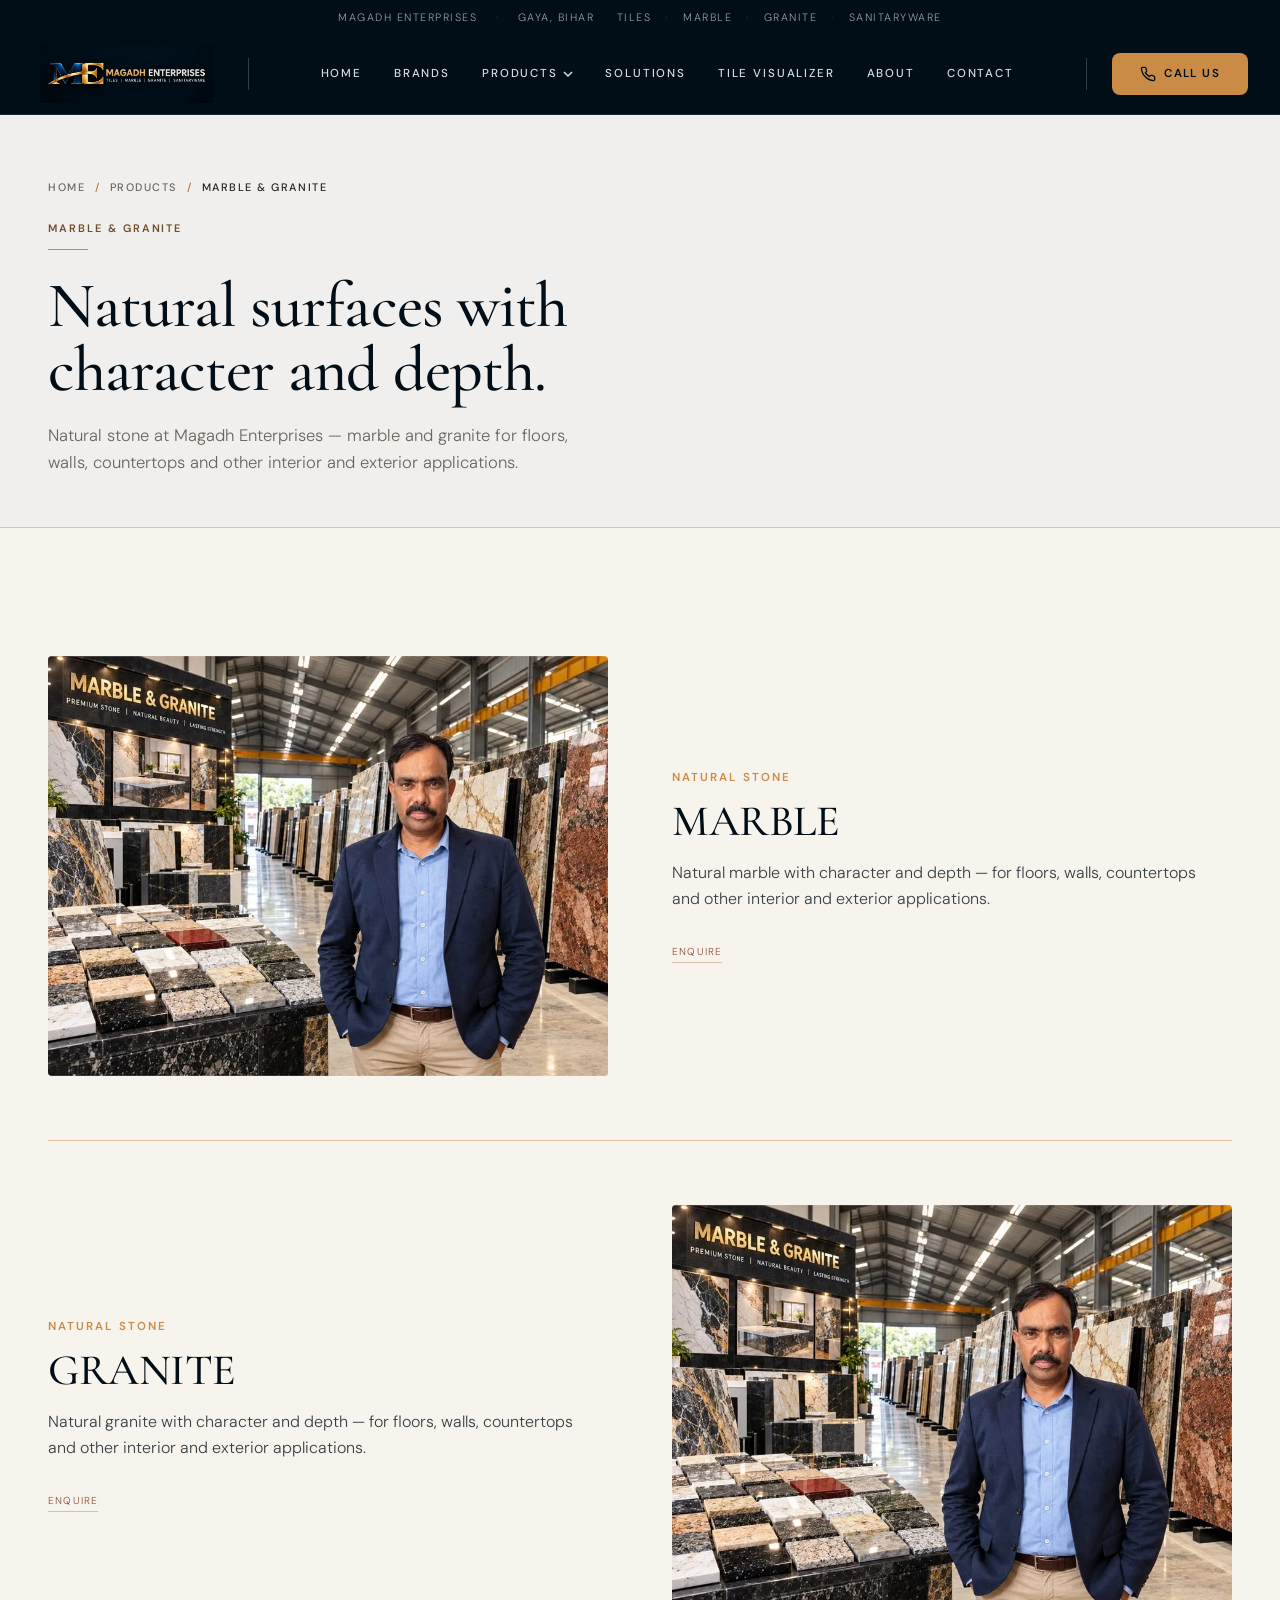
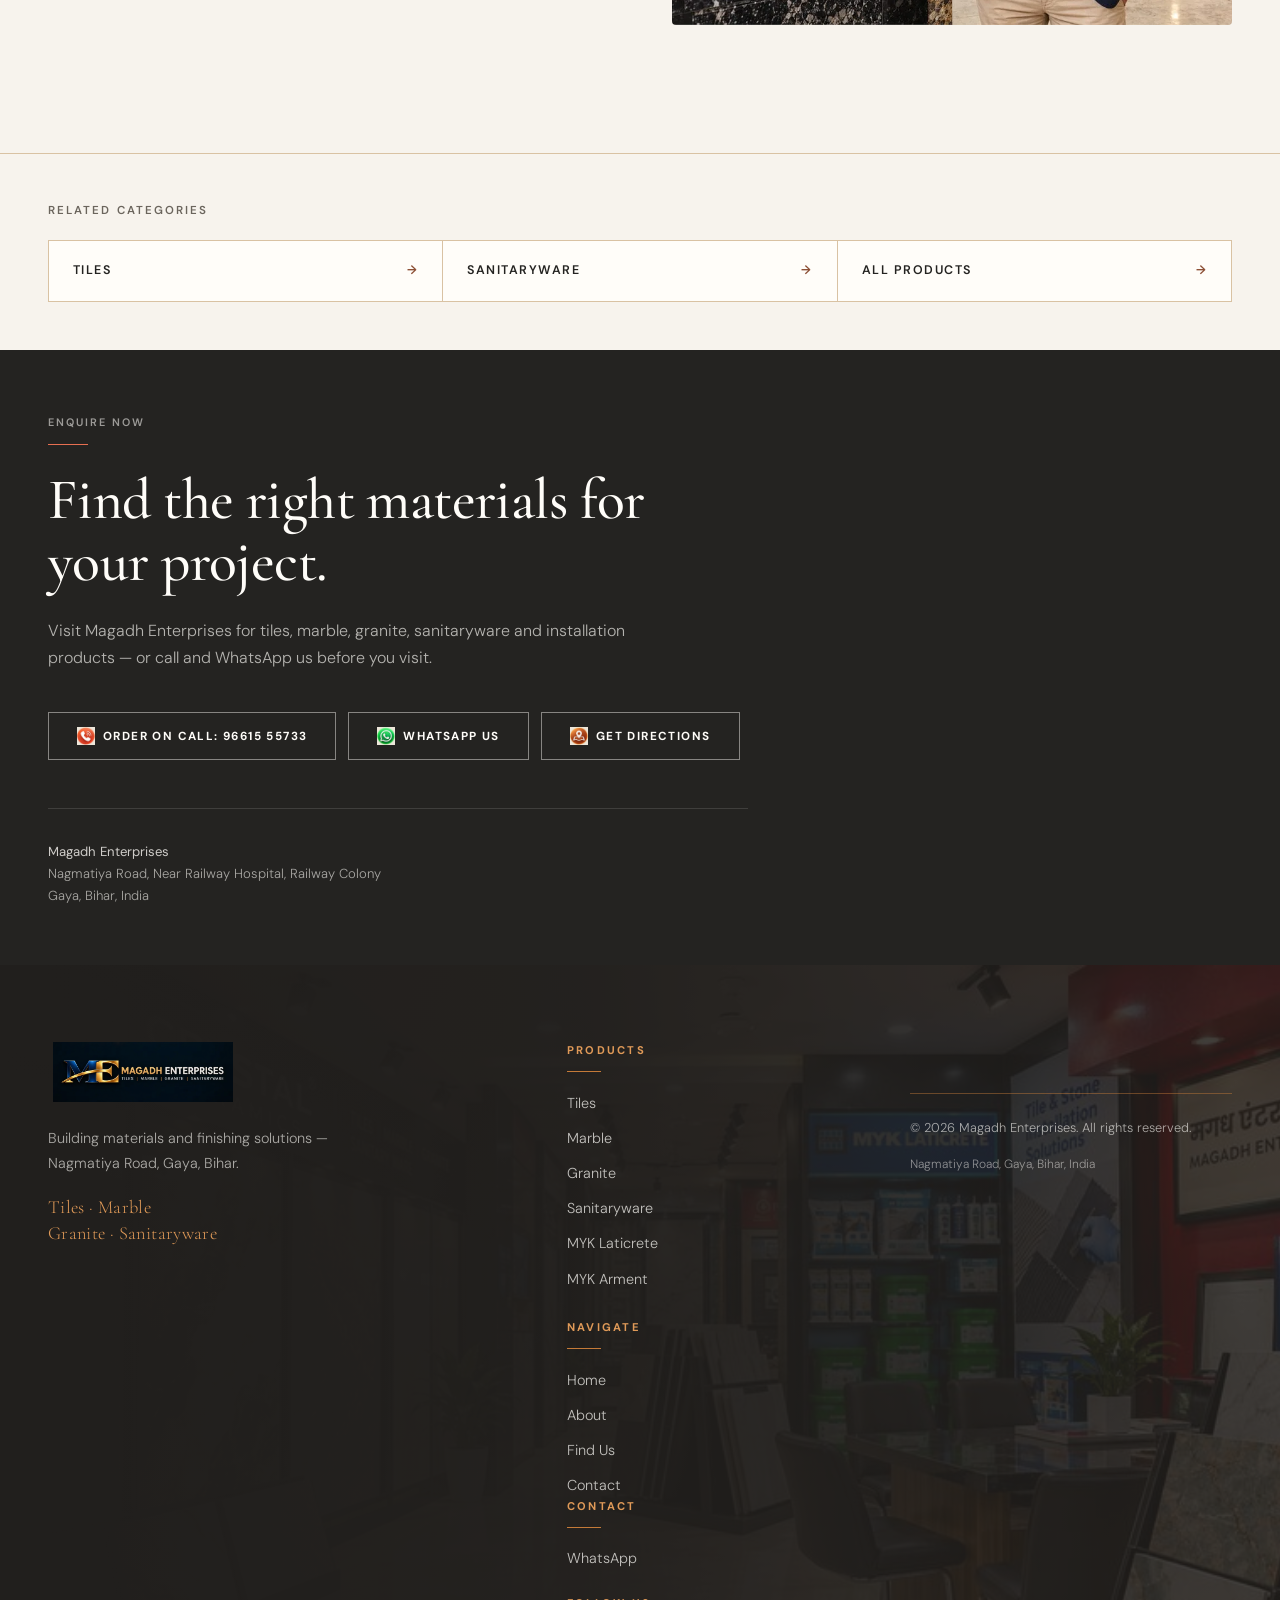
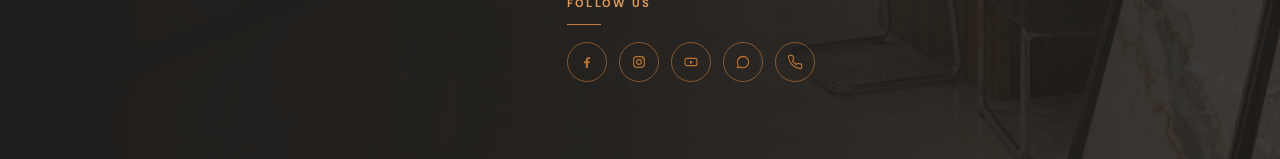
<file: marble-granite.html>
<!DOCTYPE html>
<html lang="en">
<head>
<meta charset="UTF-8">
<meta name="viewport" content="width=device-width, initial-scale=1, viewport-fit=cover">

<title>Magadh Enterprises | Marble &amp; Granite in Gaya</title>
<meta name="description" content="Natural marble and granite at Magadh Enterprises — stone for floors, walls and countertops in Gaya, Bihar.">
<link rel="canonical" href="https://magadhenterprises.netlify.app/marble-granite.html">
<meta name="theme-color" content="#010E17">
<meta name="robots" content="index, follow">
<meta name="google-adsense-account" content="ca-pub-2608310326412608">

<meta property="og:type" content="website">
<meta property="og:site_name" content="Magadh Enterprises">
<meta property="og:title" content="Magadh Enterprises | Marble &amp; Granite in Gaya">
<meta property="og:description" content="Natural marble and granite stone at Magadh Enterprises, Gaya, Bihar.">
<meta property="og:url" content="https://magadhenterprises.netlify.app/marble-granite.html">
<meta property="og:image" content="https://magadhenterprises.netlify.app/assets/images/showroom/hero-showroom.jpg">
<meta property="og:locale" content="en_IN">

<link rel="icon" href="/favicon.ico" sizes="any">
<link rel="icon" href="/favicon-32x32.png" sizes="32x32" type="image/png">
<link rel="apple-touch-icon" href="/apple-touch-icon.png" sizes="180x180">
<link rel="manifest" href="/manifest.webmanifest">

<link rel="preconnect" href="https://fonts.googleapis.com">
<link rel="preconnect" href="https://fonts.gstatic.com" crossorigin>
<link href="https://fonts.googleapis.com/css2?family=Cormorant+Garamond:ital,wght@0,300;0,400;0,500;0,600;1,300;1,400&family=DM+Sans:ital,opsz,wght@0,9..40,300;0,9..40,400;0,9..40,500;0,9..40,600;0,9..40,700;1,9..40,300;1,9..40,400;1,9..40,500;1,9..40,600;1,9..40,700&display=swap" rel="stylesheet">

<link rel="stylesheet" href="assets/css/styles.css">
</head>

<body>
<a class="skip-link" href="#main">Skip to content</a>

<aside class="topbar" aria-label="Business summary">
  MAGADH ENTERPRISES &nbsp;<span>·</span>&nbsp; GAYA, BIHAR
  &nbsp;&nbsp;&nbsp;
  TILES <span>·</span> MARBLE <span>·</span> GRANITE <span>·</span> SANITARYWARE
</aside>

<header class="site-header" id="site-header">
  <div class="container">
    <div class="header-inner">
      <a href="index.html" class="brand logo-brand" aria-label="Magadh Enterprises — home">
        <picture><source srcset="assets/images/branding/logo-640.webp" type="image/webp"><img src="assets/images/branding/logo.png"
           width="190" height="64"
              alt="Magadh Enterprises - Tiles, Marble, Granite &amp; Sanitaryware" class="header-logo"></picture>
      </a>

      <span class="nav-separator" aria-hidden="true"></span>

      <nav class="site-nav" aria-label="Primary">
        <a href="index.html" class="nav-link">Home</a>
        <a href="index.html#about" class="nav-link">Brands</a>
        <div class="nav-item has-dropdown">
          <button class="nav-link nav-dropdown-toggle" type="button"
                  aria-expanded="false" aria-controls="products-mega">
            Products
            <svg class="nav-caret" width="10" height="6" viewBox="0 0 10 6" fill="none" stroke="currentColor" stroke-width="1.5" aria-hidden="true"><path d="M1 1l4 4 4-4"/></svg>
          </button>
          <div class="mega-menu" id="products-mega" hidden>
            <div class="mega-menu-inner">
              <div class="mega-col">
                <a href="tiles.html" class="mega-item">
                  <span class="mega-thumb"><img src="assets/images/tiles/tiles-cat-640.jpg" alt="" loading="lazy"></span>
                  <span class="mega-name">Tiles</span>
                  <svg class="mega-arrow" viewBox="0 0 16 10" fill="none" stroke="currentColor" stroke-width="1.2" aria-hidden="true"><path d="M0.6 5h13.2"/><path d="M10.2 1.2 14.4 5l-4.2 3.8"/></svg>
                </a>
                <a href="marble-granite.html#marble" class="mega-item">
                  <span class="mega-thumb"><img src="assets/images/marble/marble-cat-640.jpg" alt="" loading="lazy"></span>
                  <span class="mega-name">Marble</span>
                  <svg class="mega-arrow" viewBox="0 0 16 10" fill="none" stroke="currentColor" stroke-width="1.2" aria-hidden="true"><path d="M0.6 5h13.2"/><path d="M10.2 1.2 14.4 5l-4.2 3.8"/></svg>
                </a>
                <a href="marble-granite.html#granite" class="mega-item">
                  <span class="mega-thumb"><img src="assets/images/granite/granite-cat-640.jpg" alt="" loading="lazy"></span>
                  <span class="mega-name">Granite</span>
                  <svg class="mega-arrow" viewBox="0 0 16 10" fill="none" stroke="currentColor" stroke-width="1.2" aria-hidden="true"><path d="M0.6 5h13.2"/><path d="M10.2 1.2 14.4 5l-4.2 3.8"/></svg>
                </a>
                <a href="sanitaryware.html" class="mega-item">
                  <span class="mega-thumb"><picture><source srcset="assets/images/visual/Bathroom%20Solution-1200.webp" type="image/webp"><img src="assets/images/visual/Bathroom%20Solution.png" alt="" loading="lazy"></picture></span>
                  <span class="mega-name">Sanitaryware</span>
                  <svg class="mega-arrow" viewBox="0 0 16 10" fill="none" stroke="currentColor" stroke-width="1.2" aria-hidden="true"><path d="M0.6 5h13.2"/><path d="M10.2 1.2 14.4 5l-4.2 3.8"/></svg>
                </a>
              </div>
              <div class="mega-col">
                <a href="tile-adhesives.html" class="mega-item">
                  <span class="mega-thumb"><img src="assets/images/laticrete/latafix-305-480.jpg" alt="" loading="lazy"></span>
                  <span class="mega-name">Tile Adhesives</span>
                  <svg class="mega-arrow" viewBox="0 0 16 10" fill="none" stroke="currentColor" stroke-width="1.2" aria-hidden="true"><path d="M0.6 5h13.2"/><path d="M10.2 1.2 14.4 5l-4.2 3.8"/></svg>
                </a>
                <a href="grouts-epoxy.html" class="mega-item">
                  <span class="mega-thumb"><img src="assets/images/laticrete/latapoxy-480.jpg" alt="" loading="lazy"></span>
                  <span class="mega-name">Grouts &amp; Epoxy</span>
                  <svg class="mega-arrow" viewBox="0 0 16 10" fill="none" stroke="currentColor" stroke-width="1.2" aria-hidden="true"><path d="M0.6 5h13.2"/><path d="M10.2 1.2 14.4 5l-4.2 3.8"/></svg>
                </a>
                <a href="waterproofing.html" class="mega-item">
                  <span class="mega-thumb"><img src="assets/images/arment/aquaarm-proof-wp10-480.jpg" alt="" loading="lazy"></span>
                  <span class="mega-name">Waterproofing</span>
                  <svg class="mega-arrow" viewBox="0 0 16 10" fill="none" stroke="currentColor" stroke-width="1.2" aria-hidden="true"><path d="M0.6 5h13.2"/><path d="M10.2 1.2 14.4 5l-4.2 3.8"/></svg>
                </a>
                <a href="tile-care.html" class="mega-item">
                  <span class="mega-thumb"><img src="assets/images/laticrete/clenza-tc-480.jpg" alt="" loading="lazy"></span>
                  <span class="mega-name">Tile Care &amp; Accessories</span>
                  <svg class="mega-arrow" viewBox="0 0 16 10" fill="none" stroke="currentColor" stroke-width="1.2" aria-hidden="true"><path d="M0.6 5h13.2"/><path d="M10.2 1.2 14.4 5l-4.2 3.8"/></svg>
                </a>
              </div>
            </div>
          </div>
        </div>
        <a href="index.html#what-we-do" class="nav-link">Solutions</a>
        <a href="tile-visualizer.html" class="nav-link">Tile Visualizer</a>
        <a href="index.html#trust" class="nav-link">About</a>
        <a href="index.html#contact" class="nav-link">Contact</a>
      </nav>

      <span class="nav-separator" aria-hidden="true"></span>

      <div class="header-actions">
        <a href="tel:+919661555733" class="nav-cta btn" aria-label="Call Us">
          <svg class="nav-cta-icon" width="16" height="16" viewBox="0 0 24 24" fill="none" stroke="currentColor" stroke-width="2" stroke-linecap="round" stroke-linejoin="round" aria-hidden="true"><path d="M22 16.92v3a2 2 0 0 1-2.18 2 19.79 19.79 0 0 1-8.63-3.07 19.5 19.5 0 0 1-6-6 19.79 19.79 0 0 1-3.07-8.67A2 2 0 0 1 4.11 2h3a2 2 0 0 1 2 1.72 12.84 12.84 0 0 0 .7 2.81 2 2 0 0 1-.45 2.11L8.09 9.91a16 16 0 0 0 6 6l1.27-1.27a2 2 0 0 1 2.11-.45 12.84 12.84 0 0 0 2.81.7A2 2 0 0 1 22 16.92z"/></svg>
          Call Us
        </a>
        <button class="hamburger" id="hamburger" type="button"
                aria-label="Open menu" aria-controls="mobile-nav" aria-expanded="false">
          <span></span><span></span><span></span>
        </button>
      </div>
    </div>
  </div>
</header>

<nav class="mobile-nav" id="mobile-nav" aria-label="Mobile" inert>
  <button class="mobile-nav-close" id="mobile-nav-close" type="button" aria-label="Close menu">
    <svg width="24" height="24" viewBox="0 0 24 24" fill="none" stroke="currentColor" stroke-width="2" stroke-linecap="round" aria-hidden="true"><path d="M18 6 6 18M6 6l12 12"/></svg>
  </button>
  <div class="mobile-nav-content">
    <a href="index.html" class="mobile-link">Home</a>
    <a href="index.html#about" class="mobile-link">Brands</a>
<div class="mobile-nav-group">
      <button class="mobile-link mobile-nav-toggle" type="button" aria-expanded="false"
aria-controls="mobile-products">
        Products
        <svg class="mobile-nav-caret" width="12" height="8" viewBox="0 0 12 8" fill="none" stroke="currentColor" stroke-width="1.5" aria-hidden="true"><path d="M1 1l5 5 5-5"/></svg>
      </button>
      <div class="mobile-nav-submenu" id="mobile-products" hidden>
        <a href="tiles.html" class="mobile-sublink">Tiles</a>
        <a href="marble-granite.html#marble" class="mobile-sublink">Marble</a>
        <a href="marble-granite.html#granite" class="mobile-sublink">Granite</a>
        <a href="sanitaryware.html" class="mobile-sublink">Sanitaryware</a>
        <a href="tile-adhesives.html" class="mobile-sublink">Tile Adhesives</a>
        <a href="grouts-epoxy.html" class="mobile-sublink">Grouts &amp; Epoxy</a>
        <a href="waterproofing.html" class="mobile-sublink">Waterproofing</a>
        <a href="tile-care.html" class="mobile-sublink">Tile Care &amp; Accessories</a>
      </div>
    </div>
    <a href="index.html#what-we-do" class="mobile-link">Solutions</a>
    <a href="tile-visualizer.html" class="mobile-link">Tile Visualizer</a>
    <a href="index.html#trust" class="mobile-link">About</a>
    <a href="index.html#contact" class="mobile-link">Contact</a>
  </div>
</nav>

<main id="main">

<section class="page-hero" aria-labelledby="page-title">
  <div class="container">
    <nav class="breadcrumb" aria-label="Breadcrumb">
      <a href="index.html">Home</a>
      <span aria-hidden="true">/</span>
      <a href="products.html">Products</a>
      <span aria-hidden="true">/</span>
      <span aria-current="page">Marble &amp; Granite</span>
    </nav>
    <p class="t-label">MARBLE &amp; GRANITE</p>
    <div class="divider"></div>
    <h1 id="page-title">Natural surfaces with character and depth.</h1>
    <p class="t-body">Natural stone at Magadh Enterprises — marble and granite for floors, walls, countertops and other interior and exterior applications.</p>
  </div>
</section>

<section class="section split-section" aria-label="Natural stone">
  <div class="container">

    <section class="brand-block" id="marble" aria-labelledby="marble-heading">
      <div class="brand-block-media">
        <picture><source srcset="assets/images/marble/marble-cat-1024.webp" type="image/webp"><img src="assets/images/marble/marble-cat-1024.jpg" width="1024" height="683" alt="Marble slabs on display at Magadh Enterprises showroom" loading="lazy" decoding="async"></picture>
      </div>
      <div class="brand-block-body">
        <p class="brand-kicker">NATURAL STONE</p>
        <h2 id="marble-heading">MARBLE</h2>
        <p>Natural marble with character and depth — for floors, walls, countertops and other interior and exterior applications.</p>
<a href="tel:+919661555733" class="product-cta" data-wa="product"
data-product="Marble" aria-label="Enquire about Marble on WhatsApp">Enquire</a>
      </div>
    </section>

    <section class="brand-block" id="granite" aria-labelledby="granite-heading">
      <div class="brand-block-media">
        <picture><source srcset="assets/images/granite/granite-cat-1024.webp" type="image/webp"><img src="assets/images/granite/granite-cat-1024.jpg" width="1024" height="683" alt="Granite slabs on display at Magadh Enterprises showroom" loading="lazy" decoding="async"></picture>
      </div>
      <div class="brand-block-body">
        <p class="brand-kicker">NATURAL STONE</p>
        <h2 id="granite-heading">GRANITE</h2>
        <p>Natural granite with character and depth — for floors, walls, countertops and other interior and exterior applications.</p>
<a href="tel:+919661555733" class="product-cta" data-wa="product"
data-product="Granite" aria-label="Enquire about Granite on WhatsApp">Enquire</a>
      </div>
    </section>

  </div>
</section>

<section class="related-strip" aria-label="Related categories">
  <div class="container">
    <h2>RELATED CATEGORIES</h2>
    <div class="related-list">
      <a class="related-item" href="tiles.html"><span>Tiles</span><span aria-hidden="true">→</span></a>
      <a class="related-item" href="sanitaryware.html"><span>Sanitaryware</span><span aria-hidden="true">→</span></a>
      <a class="related-item" href="products.html"><span>All Products</span><span aria-hidden="true">→</span></a>
    </div>
  </div>
</section>

</main>

<!-- ENQUIRY CTA -->
<section class="cta-section" id="enquire" aria-labelledby="enquire-heading">
  <div class="container">
    <div class="cta-inner">
      <p class="t-label">Enquire Now</p>
      <div class="divider on-dark"></div>
      <h2 class="t-h2" id="enquire-heading">Find the right materials for your project.</h2>
      <p class="t-body">Visit Magadh Enterprises for tiles, marble, granite, sanitaryware and installation products — or call and WhatsApp us before you visit.</p>
      <div class="cta-buttons">
        <a href="tel:+919661555733" class="btn btn-light"><picture><source srcset="assets/images/social/call-168.webp" type="image/webp"><img class="btn-icon" src="assets/images/social/call.png" alt="" width="18" height="18" loading="lazy" decoding="async"></picture>Order on Call: 96615&nbsp;55733</a>
        <a href="https://wa.me/919661555733" class="btn btn-light" data-wa="general" rel="noopener" aria-label="Contact Magadh Enterprises on WhatsApp"><picture><source srcset="assets/images/social/whatsapp-168.webp" type="image/webp"><img class="btn-icon" src="assets/images/social/whatsapp.png" alt="" width="18" height="18" loading="lazy" decoding="async"></picture>WhatsApp Us</a>
        <a href="https://maps.app.goo.gl/x1hzBJcJXmrhhHgs7" target="_blank" rel="noopener" class="btn btn-light"><picture><source srcset="assets/images/social/location-168.webp" type="image/webp"><img class="btn-icon" src="assets/images/social/location.png" alt="" width="18" height="18" loading="lazy" decoding="async"></picture>Get Directions</a>
      </div>
      <div class="cta-address-block">
        <address class="cta-address">
            <strong>Magadh Enterprises</strong><br>
          Nagmatiya Road, Near Railway Hospital, Railway Colony<br>
          Gaya, Bihar, India
        </address>
      </div>
    </div>
  </div>
</section>

<!-- FOOTER -->
<footer class="site-footer">
  <div class="container">
    <div class="footer-grid">
      <div class="footer-brand">
        <picture><source srcset="assets/images/branding/logo-640.webp" type="image/webp"><img src="assets/images/branding/logo.png"
              width="190" height="64"
             alt="Magadh Enterprises - Tiles, Marble, Granite &amp; Sanitaryware" class="footer-logo" loading="lazy" decoding="async"></picture>
        <p class="brand-desc">Building materials and finishing solutions — Nagmatiya Road, Gaya, Bihar.</p>
        <p class="footer-tagline">Tiles &middot; Marble<br>Granite &middot; Sanitaryware</p>
      </div>
      <div class="footer-col footer-col--links"><div class="footer-group"><h3>Products</h3>
        <ul>
          <li><a href="tiles.html">Tiles</a></li>
          <li><a href="marble-granite.html#marble">Marble</a></li>
          <li><a href="marble-granite.html#granite">Granite</a></li>
          <li><a href="sanitaryware.html">Sanitaryware</a></li>
          <li><a href="tile-adhesives.html">MYK Laticrete</a></li>
          <li><a href="waterproofing.html">MYK Arment</a></li>
        </ul></div><div class="footer-group"><h3>Navigate</h3>
        <ul>
          <li><a href="index.html">Home</a></li>
          <li><a href="index.html#about">About</a></li>
          <li><a href="index.html#find-us">Find Us</a></li>
          <li><a href="#enquire">Contact</a></li>
        </ul>
      </div>
      <div class="footer-col">
        <h3>Contact</h3>
        <ul>
<li><a href="https://wa.me/919661555733" data-wa="visit"
rel="noopener" aria-label="Contact Magadh Enterprises on WhatsApp">WhatsApp</a></li>
        </ul>
        <h3 class="spaced">Follow Us</h3>
        <div class="social-links">
          <a href="https://www.facebook.com/profile.php?id=61593836797469" target="_blank" rel="noopener noreferrer" aria-label="Facebook">
            <svg width="16" height="16" viewBox="0 0 24 24" fill="currentColor" aria-hidden="true" focusable="false"><path d="M13.5 21v-7h2.4l.6-3h-3V9.1c0-.9.3-1.6 1.7-1.6h1.4V4.8c-.3 0-1.3-.1-2.4-.1-2.4 0-4 1.4-4 4V11H7.5v3h2.7v7h3.3z"/></svg>
          </a>
          <a href="https://www.instagram.com/magadh.home/" target="_blank" rel="noopener noreferrer" aria-label="Instagram">
            <svg width="16" height="16" viewBox="0 0 24 24" fill="none" stroke="currentColor" stroke-width="1.7" aria-hidden="true" focusable="false"><rect x="4" y="4" width="16" height="16" rx="4.5"/><circle cx="12" cy="12" r="3.6"/><circle cx="16.8" cy="7.2" r="1.1" fill="currentColor" stroke="none"/></svg>
          </a>
          <a href="https://www.youtube.com/channel/UCH4h26FJVHBCyzo5ydk17tg" target="_blank" rel="noopener noreferrer" aria-label="YouTube">
            <svg width="16" height="16" viewBox="0 0 24 24" fill="none" stroke="currentColor" stroke-width="1.7" aria-hidden="true" focusable="false"><rect x="3" y="6.5" width="18" height="11" rx="3"/><path d="M10.5 9.8l4.5 2.7-4.5 2.7z" fill="currentColor" stroke="none"/></svg>
          </a>
          <a href="https://wa.me/919661555733" data-wa="visit" rel="noopener noreferrer" aria-label="WhatsApp">
            <svg width="16" height="16" viewBox="0 0 24 24" fill="none" stroke="currentColor" stroke-width="1.7" stroke-linecap="round" stroke-linejoin="round" aria-hidden="true" focusable="false"><path d="M12 3.5a8.5 8.5 0 0 0-7.3 12.8L3.5 20.5l4.3-1.1A8.5 8.5 0 1 0 12 3.5z"/></svg>
          </a>
          <a href="tel:+919661555733" aria-label="Call us">
            <svg width="16" height="16" viewBox="0 0 24 24" fill="none" stroke="currentColor" stroke-width="1.7" stroke-linecap="round" stroke-linejoin="round" aria-hidden="true" focusable="false"><path d="M22 16.92v3a2 2 0 0 1-2.18 2 19.79 19.79 0 0 1-8.63-3.07 19.5 19.5 0 0 1-6-6 19.79 19.79 0 0 1-3.07-8.67A2 2 0 0 1 4.11 2h3a2 2 0 0 1 2 1.72 12.84 12.84 0 0 0 .7 2.81 2 2 0 0 1-.45 2.11L8.09 9.91a16 16 0 0 0 6 6l1.27-1.27a2 2 0 0 1 2.11-.45 12.84 12.84 0 0 0 2.81.7A2 2 0 0 1 22 16.92z"/></svg>
          </a>
        </div>
      </div>
    </div>
    <div class="footer-bottom">
      <p>&copy; <span data-current-year>2026</span> Magadh Enterprises. All rights reserved.</p>
      <p class="footer-address">Nagmatiya Road, Gaya, Bihar, India</p>
    </div>
  </div>
</footer>

<script src="assets/js/config.js" defer></script>
<script src="assets/js/products.js" defer></script>
<script src="assets/js/catalogue.js" defer></script>
<script src="assets/js/main.js" defer></script>
<script src="assets/js/ads.js" defer></script>
</body>
</html>
</file>
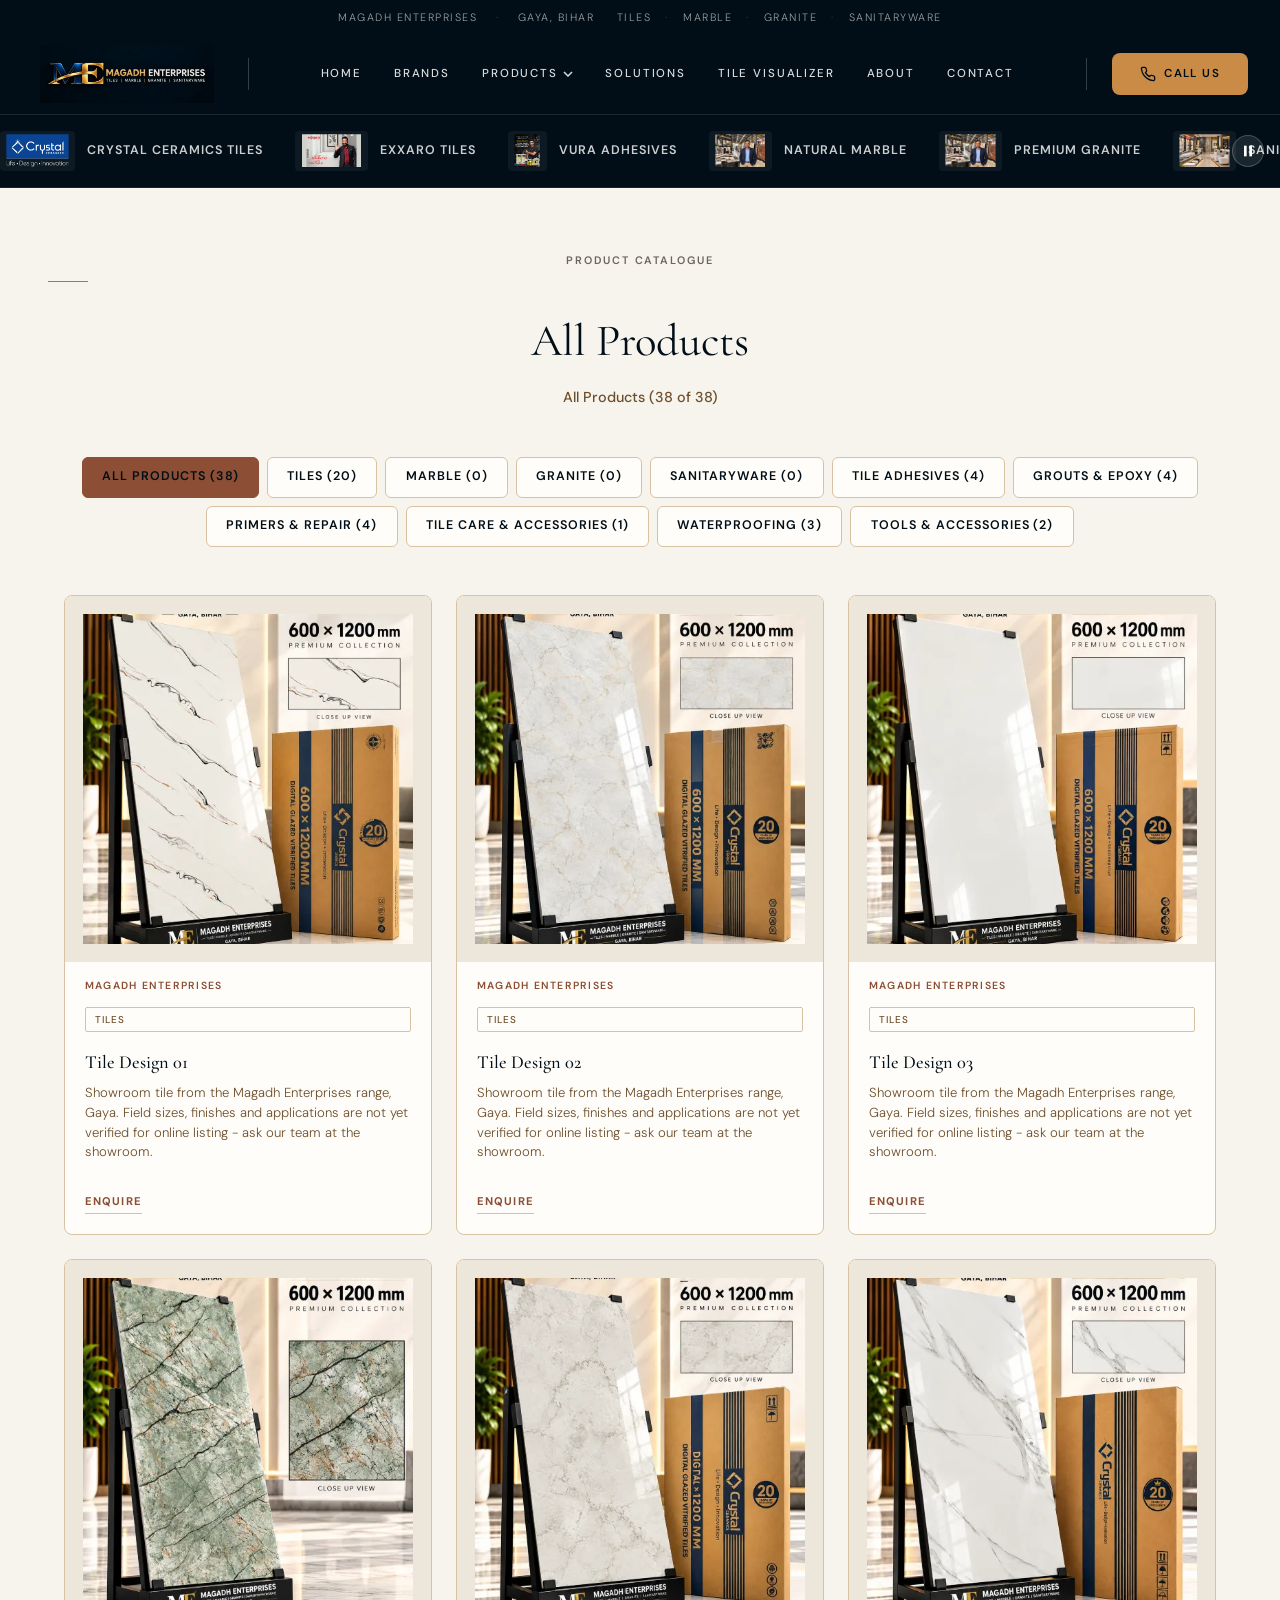
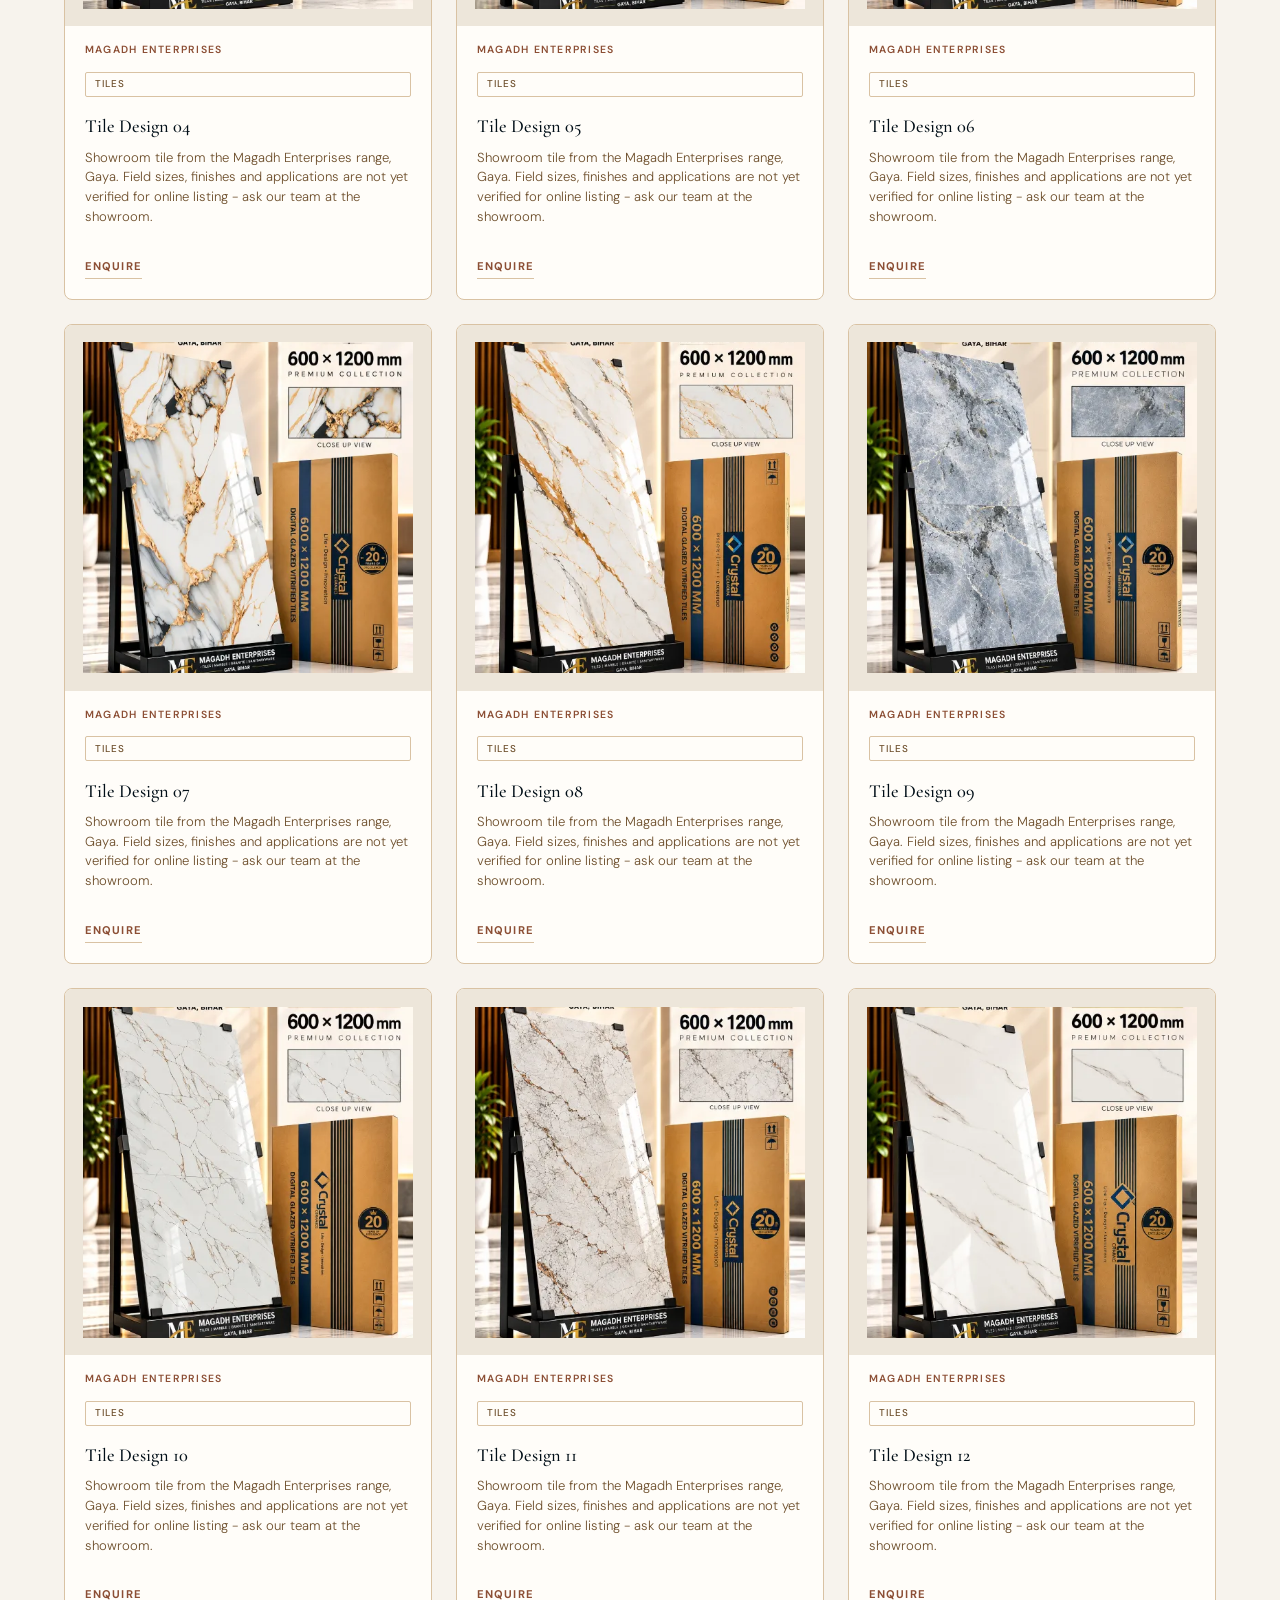
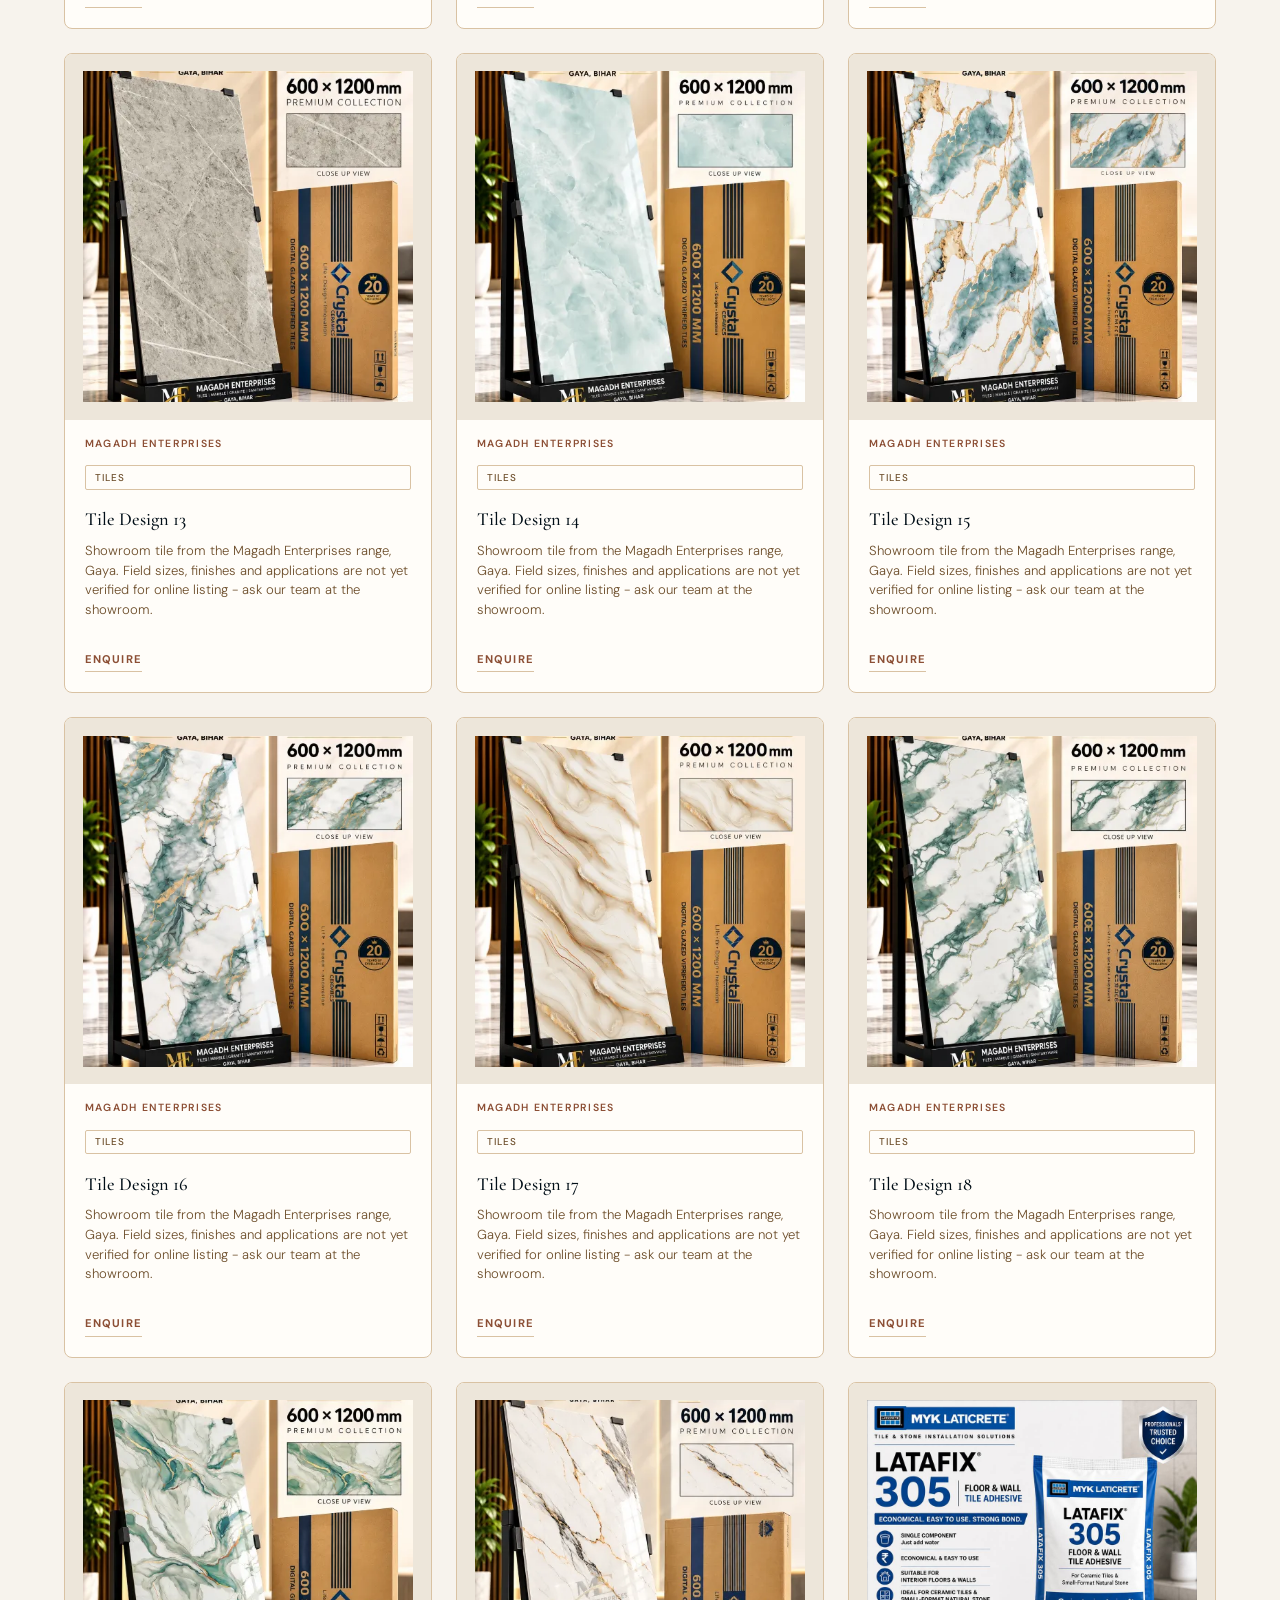
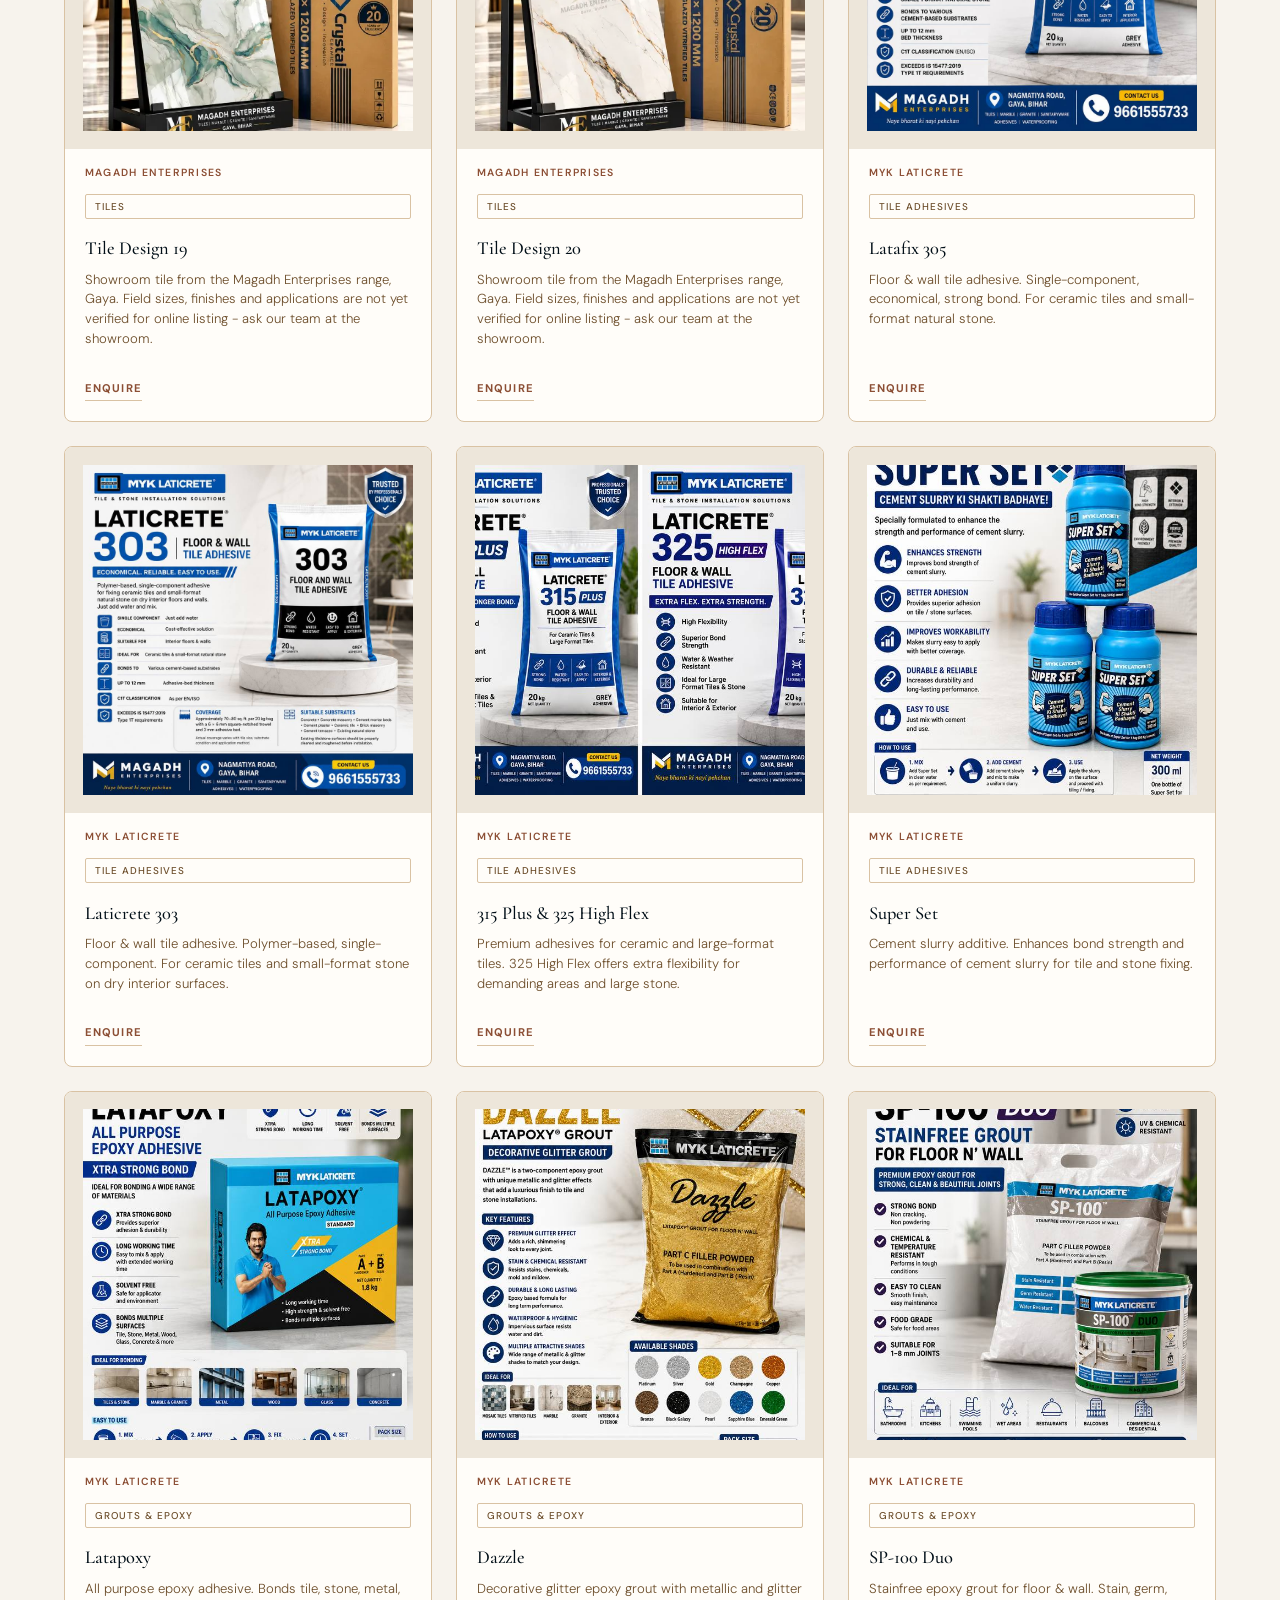
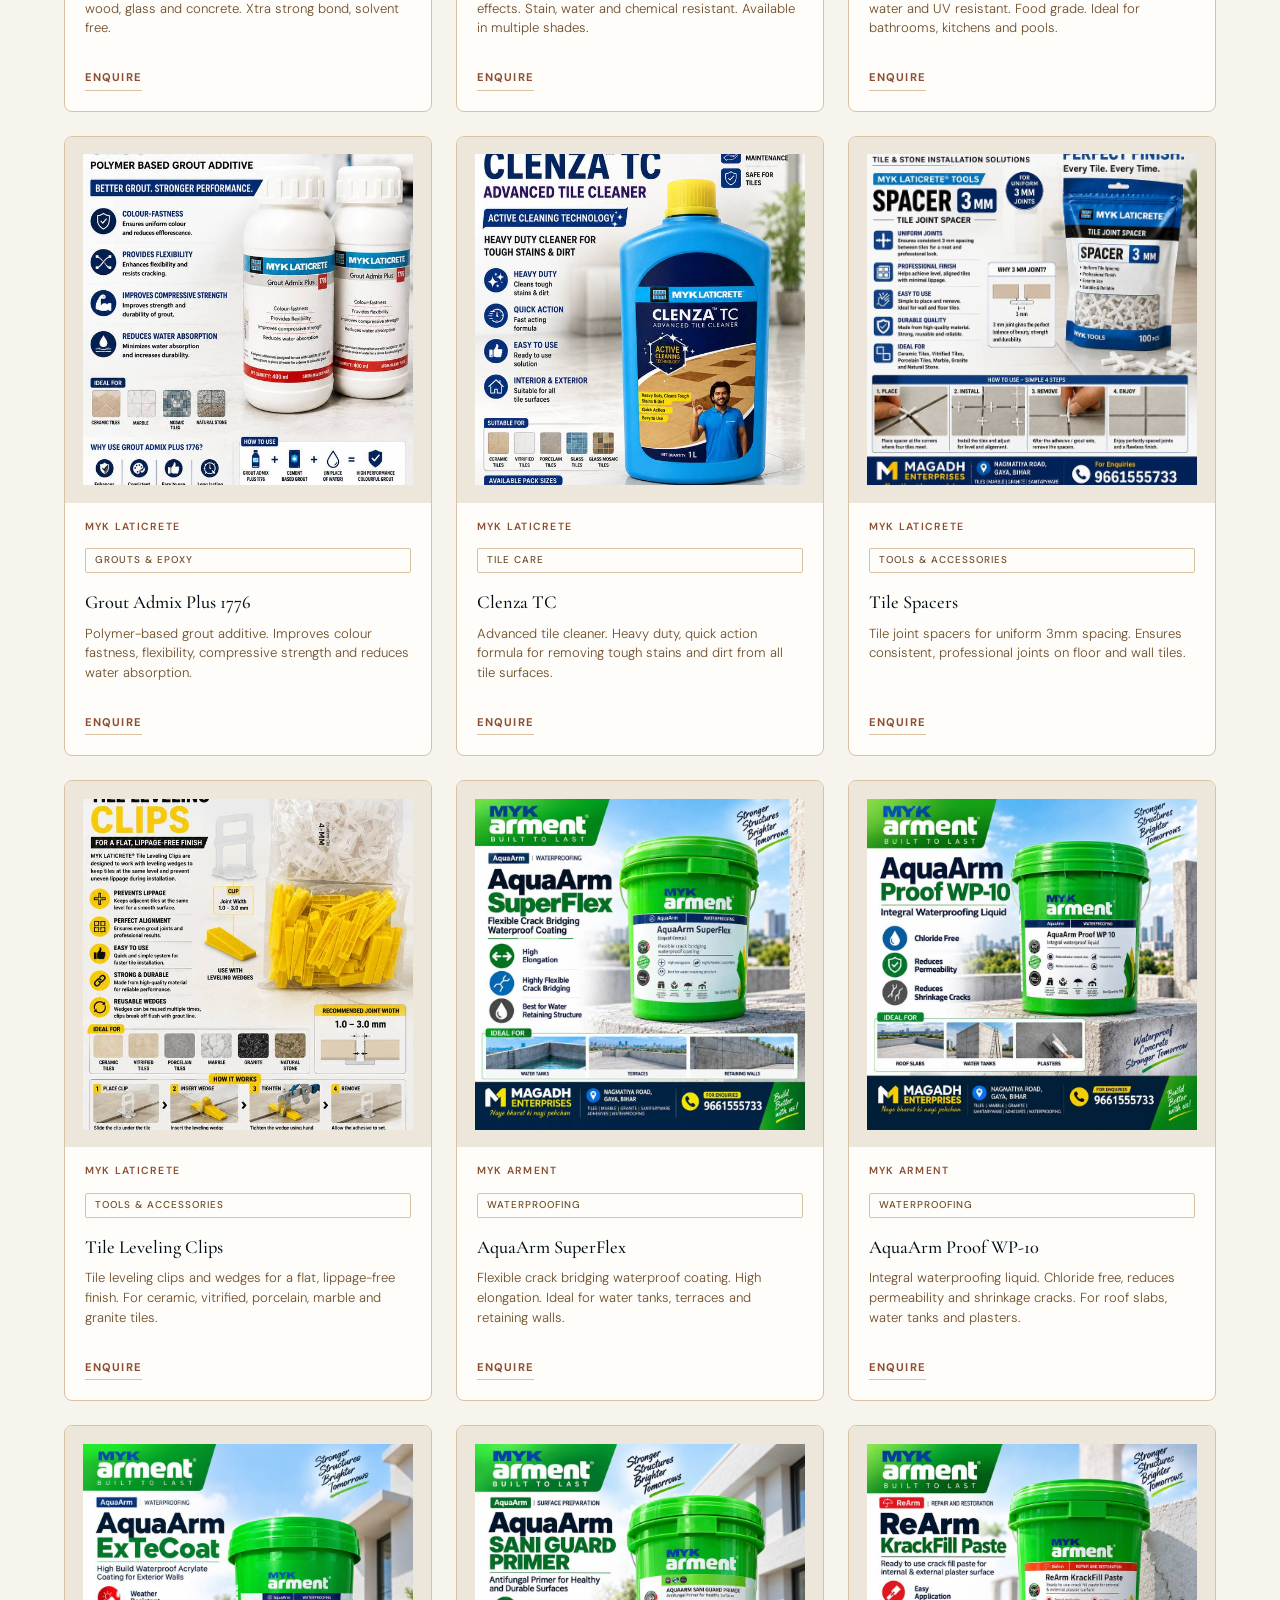
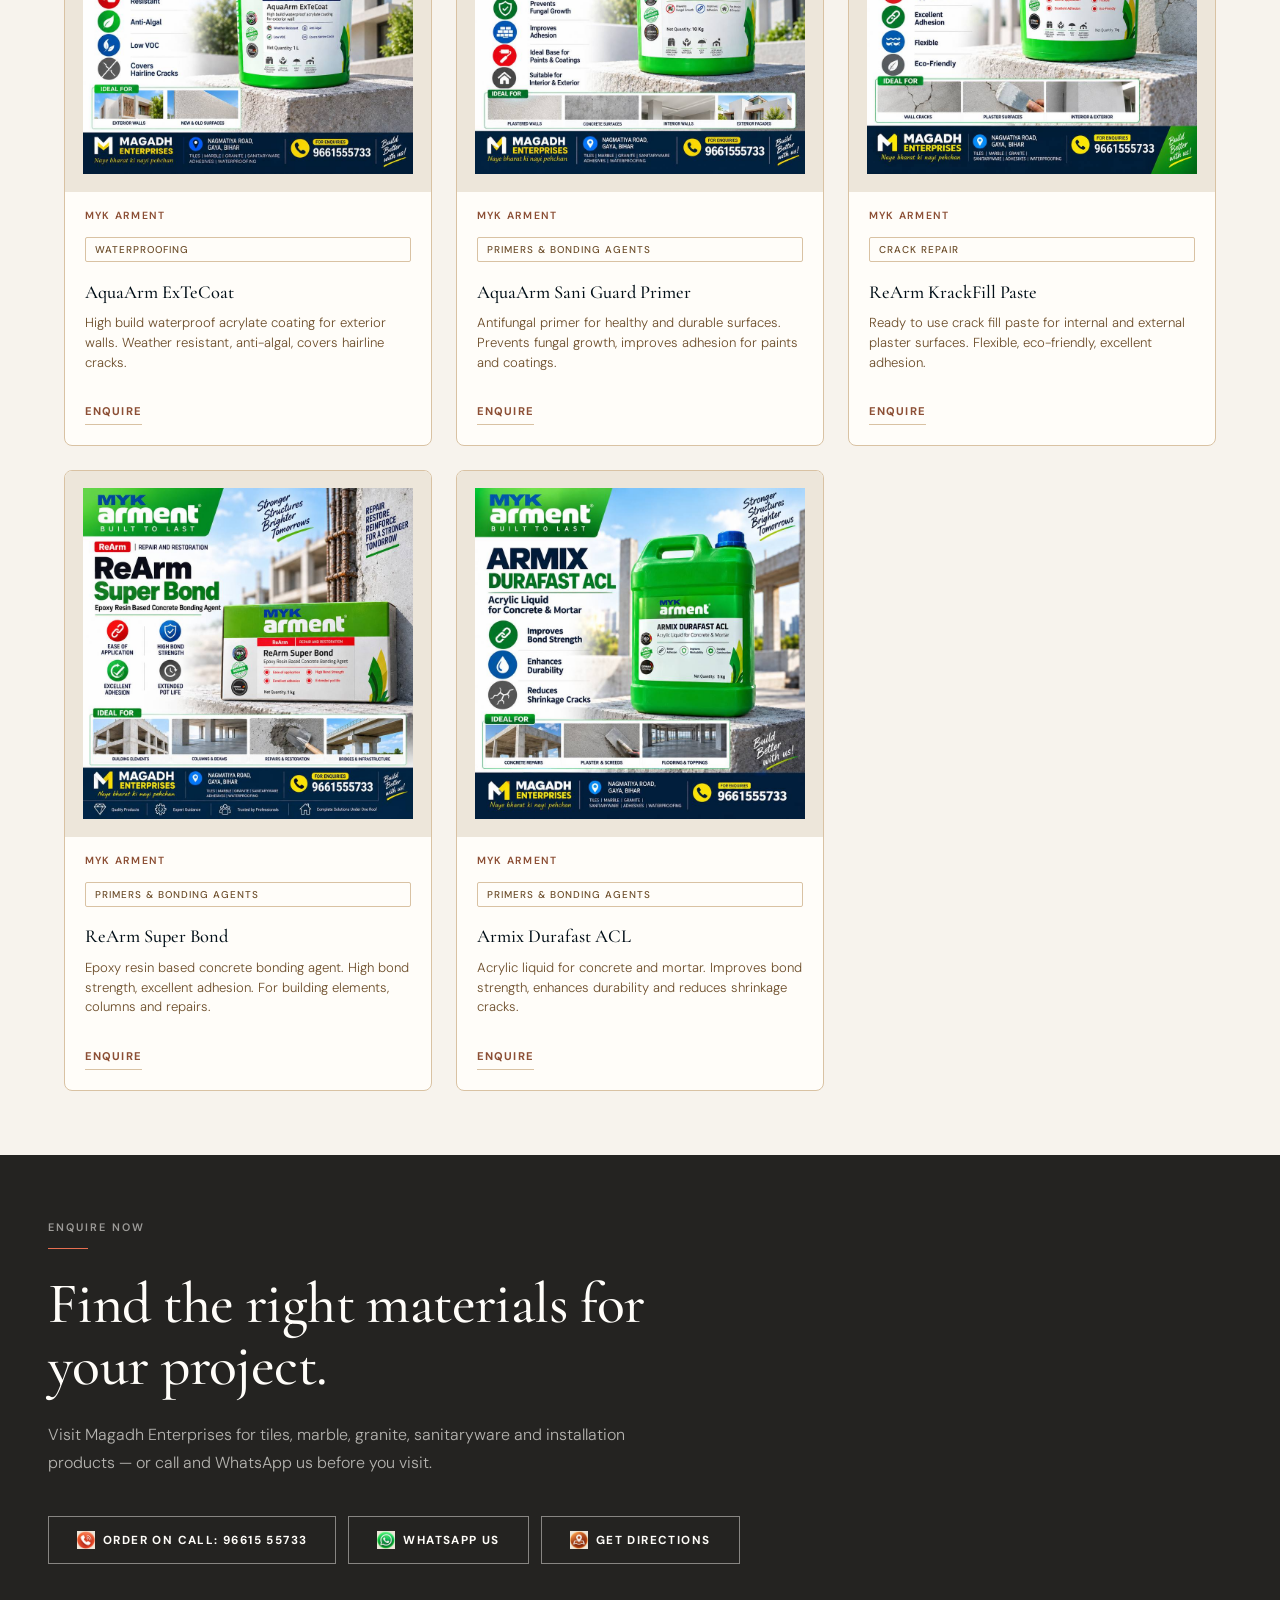
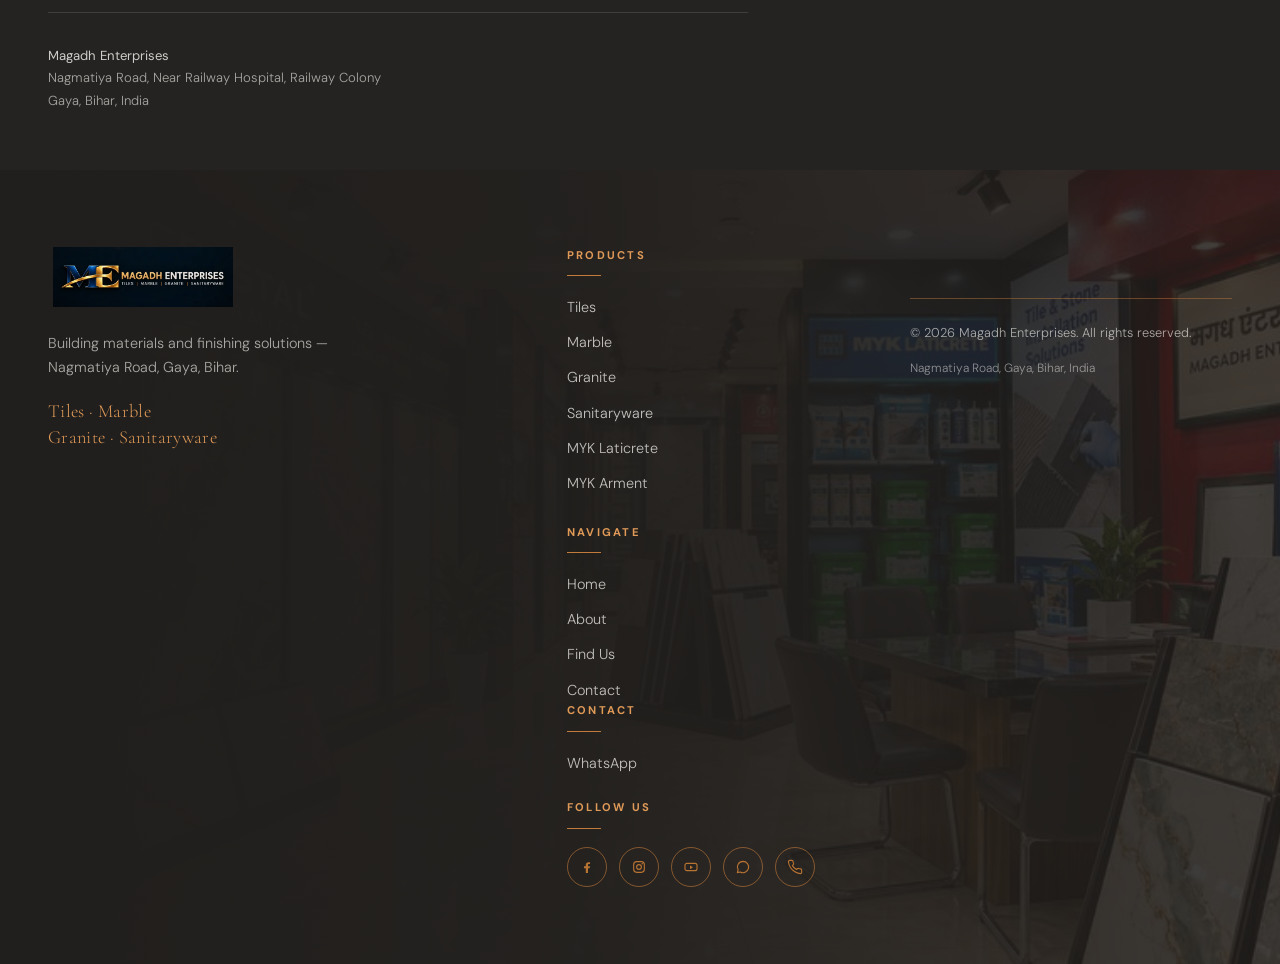
<file: products.html>
<!DOCTYPE html>
<html lang="en">
<head>
<meta charset="UTF-8">
<meta name="viewport" content="width=device-width, initial-scale=1, viewport-fit=cover">

<title>Magadh Enterprises | Products &amp; Materials in Gaya</title>
<meta name="description" content="Explore tiles, marble, granite, sanitaryware and MYK Laticrete and MYK Arment installation solutions at Magadh Enterprises, Gaya.">
<link rel="canonical" href="https://magadhenterprises.netlify.app/products.html">
<meta name="theme-color" content="#010E17">
<meta name="robots" content="index, follow">
<meta name="google-adsense-account" content="ca-pub-2608310326412608">

<meta property="og:type" content="website">
<meta property="og:site_name" content="Magadh Enterprises">
<meta property="og:title" content="Magadh Enterprises | Products &amp; Materials in Gaya">
<meta property="og:description" content="Tiles, marble, granite, sanitaryware and professional installation solutions in Gaya, Bihar.">
<meta property="og:url" content="https://magadhenterprises.netlify.app/products.html">
<meta property="og:image" content="https://magadhenterprises.netlify.app/assets/images/showroom/hero-showroom.jpg">
<meta property="og:locale" content="en_IN">

<link rel="icon" href="/favicon.ico" sizes="any">
<link rel="icon" href="/favicon-32x32.png" sizes="32x32" type="image/png">
<link rel="apple-touch-icon" href="/apple-touch-icon.png" sizes="180x180">
<link rel="manifest" href="/manifest.webmanifest">

<link rel="preconnect" href="https://fonts.googleapis.com">
<link rel="preconnect" href="https://fonts.gstatic.com" crossorigin>
<link href="https://fonts.googleapis.com/css2?family=Cormorant+Garamond:ital,wght@0,300;0,400;0,500;0,600;1,300;1,400&family=DM+Sans:ital,opsz,wght@0,9..40,300;0,9..40,400;0,9..40,500;0,9..40,600;0,9..40,700;1,9..40,300;1,9..40,400;1,9..40,500;1,9..40,600;1,9..40,700&display=swap" rel="stylesheet">

<link rel="stylesheet" href="assets/css/styles.css">
</head>

<body>
<a class="skip-link" href="#main">Skip to content</a>

<aside class="topbar" aria-label="Business summary">
  MAGADH ENTERPRISES &nbsp;<span>·</span>&nbsp; GAYA, BIHAR
  &nbsp;&nbsp;&nbsp;
  TILES <span>·</span> MARBLE <span>·</span> GRANITE <span>·</span> SANITARYWARE
</aside>

<header class="site-header" id="site-header">
  <div class="container">
    <div class="header-inner">
      <a href="index.html" class="brand logo-brand" aria-label="Magadh Enterprises — home">
        <picture><source srcset="assets/images/branding/logo-640.webp" type="image/webp"><img src="assets/images/branding/logo.png"
           width="190" height="64"
              alt="Magadh Enterprises - Tiles, Marble, Granite &amp; Sanitaryware" class="header-logo"></picture>
      </a>

      <span class="nav-separator" aria-hidden="true"></span>

      <nav class="site-nav" aria-label="Primary">
        <a href="index.html" class="nav-link">Home</a>
        <a href="index.html#about" class="nav-link">Brands</a>
        <div class="nav-item has-dropdown">
          <button class="nav-link nav-dropdown-toggle" type="button"
                  aria-expanded="false" aria-controls="products-mega">
            Products
            <svg class="nav-caret" width="10" height="6" viewBox="0 0 10 6" fill="none" stroke="currentColor" stroke-width="1.5" aria-hidden="true"><path d="M1 1l4 4 4-4"/></svg>
          </button>
          <div class="mega-menu" id="products-mega" hidden>
            <div class="mega-menu-inner">
              <div class="mega-col">
                <a href="tiles.html" class="mega-item">
                  <span class="mega-thumb"><img src="assets/images/tiles/tiles-cat-640.jpg" alt="" loading="lazy"></span>
                  <span class="mega-name">Tiles</span>
                  <svg class="mega-arrow" viewBox="0 0 16 10" fill="none" stroke="currentColor" stroke-width="1.2" aria-hidden="true"><path d="M0.6 5h13.2"/><path d="M10.2 1.2 14.4 5l-4.2 3.8"/></svg>
                </a>
                <a href="marble-granite.html#marble" class="mega-item">
                  <span class="mega-thumb"><img src="assets/images/marble/marble-cat-640.jpg" alt="" loading="lazy"></span>
                  <span class="mega-name">Marble</span>
                  <svg class="mega-arrow" viewBox="0 0 16 10" fill="none" stroke="currentColor" stroke-width="1.2" aria-hidden="true"><path d="M0.6 5h13.2"/><path d="M10.2 1.2 14.4 5l-4.2 3.8"/></svg>
                </a>
                <a href="marble-granite.html#granite" class="mega-item">
                  <span class="mega-thumb"><img src="assets/images/granite/granite-cat-640.jpg" alt="" loading="lazy"></span>
                  <span class="mega-name">Granite</span>
                  <svg class="mega-arrow" viewBox="0 0 16 10" fill="none" stroke="currentColor" stroke-width="1.2" aria-hidden="true"><path d="M0.6 5h13.2"/><path d="M10.2 1.2 14.4 5l-4.2 3.8"/></svg>
                </a>
                <a href="sanitaryware.html" class="mega-item">
                  <span class="mega-thumb"><picture><source srcset="assets/images/visual/Bathroom%20Solution-1200.webp" type="image/webp"><img src="assets/images/visual/Bathroom%20Solution.png" alt="" loading="lazy"></picture></span>
                  <span class="mega-name">Sanitaryware</span>
                  <svg class="mega-arrow" viewBox="0 0 16 10" fill="none" stroke="currentColor" stroke-width="1.2" aria-hidden="true"><path d="M0.6 5h13.2"/><path d="M10.2 1.2 14.4 5l-4.2 3.8"/></svg>
                </a>
              </div>
              <div class="mega-col">
                <a href="tile-adhesives.html" class="mega-item">
                  <span class="mega-thumb"><img src="assets/images/laticrete/latafix-305-480.jpg" alt="" loading="lazy"></span>
                  <span class="mega-name">Tile Adhesives</span>
                  <svg class="mega-arrow" viewBox="0 0 16 10" fill="none" stroke="currentColor" stroke-width="1.2" aria-hidden="true"><path d="M0.6 5h13.2"/><path d="M10.2 1.2 14.4 5l-4.2 3.8"/></svg>
                </a>
                <a href="grouts-epoxy.html" class="mega-item">
                  <span class="mega-thumb"><img src="assets/images/laticrete/latapoxy-480.jpg" alt="" loading="lazy"></span>
                  <span class="mega-name">Grouts &amp; Epoxy</span>
                  <svg class="mega-arrow" viewBox="0 0 16 10" fill="none" stroke="currentColor" stroke-width="1.2" aria-hidden="true"><path d="M0.6 5h13.2"/><path d="M10.2 1.2 14.4 5l-4.2 3.8"/></svg>
                </a>
                <a href="waterproofing.html" class="mega-item">
                  <span class="mega-thumb"><img src="assets/images/arment/aquaarm-proof-wp10-480.jpg" alt="" loading="lazy"></span>
                  <span class="mega-name">Waterproofing</span>
                  <svg class="mega-arrow" viewBox="0 0 16 10" fill="none" stroke="currentColor" stroke-width="1.2" aria-hidden="true"><path d="M0.6 5h13.2"/><path d="M10.2 1.2 14.4 5l-4.2 3.8"/></svg>
                </a>
                <a href="tile-care.html" class="mega-item">
                  <span class="mega-thumb"><img src="assets/images/laticrete/clenza-tc-480.jpg" alt="" loading="lazy"></span>
                  <span class="mega-name">Tile Care &amp; Accessories</span>
                  <svg class="mega-arrow" viewBox="0 0 16 10" fill="none" stroke="currentColor" stroke-width="1.2" aria-hidden="true"><path d="M0.6 5h13.2"/><path d="M10.2 1.2 14.4 5l-4.2 3.8"/></svg>
                </a>
              </div>
            </div>
          </div>
        </div>
        <a href="index.html#what-we-do" class="nav-link">Solutions</a>
        <a href="tile-visualizer.html" class="nav-link">Tile Visualizer</a>
        <a href="index.html#trust" class="nav-link">About</a>
        <a href="index.html#contact" class="nav-link">Contact</a>
      </nav>

      <span class="nav-separator" aria-hidden="true"></span>

      <div class="header-actions">
        <a href="tel:+919661555733" class="nav-cta btn" aria-label="Call Us">
          <svg class="nav-cta-icon" width="16" height="16" viewBox="0 0 24 24" fill="none" stroke="currentColor" stroke-width="2" stroke-linecap="round" stroke-linejoin="round" aria-hidden="true"><path d="M22 16.92v3a2 2 0 0 1-2.18 2 19.79 19.79 0 0 1-8.63-3.07 19.5 19.5 0 0 1-6-6 19.79 19.79 0 0 1-3.07-8.67A2 2 0 0 1 4.11 2h3a2 2 0 0 1 2 1.72 12.84 12.84 0 0 0 .7 2.81 2 2 0 0 1-.45 2.11L8.09 9.91a16 16 0 0 0 6 6l1.27-1.27a2 2 0 0 1 2.11-.45 12.84 12.84 0 0 0 2.81.7A2 2 0 0 1 22 16.92z"/></svg>
          Call Us
        </a>
        <button class="hamburger" id="hamburger" type="button"
                aria-label="Open menu" aria-controls="mobile-nav" aria-expanded="false">
          <span></span><span></span><span></span>
        </button>
      </div>
    </div>
  </div>
</header>

<nav class="mobile-nav" id="mobile-nav" aria-label="Mobile" inert>
  <button class="mobile-nav-close" id="mobile-nav-close" type="button" aria-label="Close menu">
    <svg width="24" height="24" viewBox="0 0 24 24" fill="none" stroke="currentColor" stroke-width="2" stroke-linecap="round" aria-hidden="true"><path d="M18 6 6 18M6 6l12 12"/></svg>
  </button>
  <div class="mobile-nav-content">
    <a href="index.html" class="mobile-link">Home</a>
    <a href="index.html#about" class="mobile-link">Brands</a>
<div class="mobile-nav-group">
      <button class="mobile-link mobile-nav-toggle" type="button" aria-expanded="false"
aria-controls="mobile-products">
        Products
        <svg class="mobile-nav-caret" width="12" height="8" viewBox="0 0 12 8" fill="none" stroke="currentColor" stroke-width="1.5" aria-hidden="true"><path d="M1 1l5 5 5-5"/></svg>
      </button>
      <div class="mobile-nav-submenu" id="mobile-products" hidden>
        <a href="tiles.html" class="mobile-sublink">Tiles</a>
        <a href="marble-granite.html#marble" class="mobile-sublink">Marble</a>
        <a href="marble-granite.html#granite" class="mobile-sublink">Granite</a>
        <a href="sanitaryware.html" class="mobile-sublink">Sanitaryware</a>
        <a href="tile-adhesives.html" class="mobile-sublink">Tile Adhesives</a>
        <a href="grouts-epoxy.html" class="mobile-sublink">Grouts &amp; Epoxy</a>
        <a href="waterproofing.html" class="mobile-sublink">Waterproofing</a>
        <a href="tile-care.html" class="mobile-sublink">Tile Care &amp; Accessories</a>
      </div>
    </div>
    <a href="index.html#what-we-do" class="mobile-link">Solutions</a>
    <a href="tile-visualizer.html" class="mobile-link">Tile Visualizer</a>
    <a href="index.html#trust" class="mobile-link">About</a>
    <a href="index.html#contact" class="mobile-link">Contact</a>
  </div>
</nav>

<main id="main">

<!-- PRODUCT RIBBON — compact scrolling showcase -->
<section class="product-ribbon" aria-label="Product and brand showcase">
  <div class="product-ribbon__track" id="product-ribbon-track">
    <div class="product-ribbon__content">
      <span class="product-ribbon__item">
        <img src="assets/images/visual/logo-crystal.png" alt="Crystal Ceramics" width="120" height="65" loading="lazy" decoding="async">
        <span>Crystal Ceramics Tiles</span>
      </span>
      <span class="product-ribbon__item">
        <img src="assets/images/visual/Exxaro-2.jpg" alt="Exxaro Tiles" width="120" height="67" loading="lazy" decoding="async">
        <span>Exxaro Tiles</span>
      </span>
      <span class="product-ribbon__item">
        <picture><source srcset="assets/images/visual/vura-700.webp" type="image/webp"><img src="assets/images/visual/vura.jpg" alt="Vura" width="60" height="77" loading="lazy" decoding="async"></picture>
        <span>Vura Adhesives</span>
      </span>
      <span class="product-ribbon__item">
        <picture><source srcset="assets/images/marble/marble-cat-1024.webp" type="image/webp"><img src="assets/images/marble/marble-cat-1024.jpg" alt="Marble" width="120" height="80" loading="lazy" decoding="async"></picture>
        <span>Natural Marble</span>
      </span>
      <span class="product-ribbon__item">
        <picture><source srcset="assets/images/granite/granite-cat-1024.webp" type="image/webp"><img src="assets/images/granite/granite-cat-1024.jpg" alt="Granite" width="120" height="80" loading="lazy" decoding="async"></picture>
        <span>Premium Granite</span>
      </span>
      <span class="product-ribbon__item">
        <picture><source srcset="assets/images/visual/Bathroom%20Solution-1200.webp" type="image/webp"><img src="assets/images/visual/Bathroom%20Solution.png" alt="Sanitaryware" width="120" height="80" loading="lazy" decoding="async"></picture>
        <span>Sanitaryware</span>
      </span>
      <span class="product-ribbon__item">
        <picture><source srcset="assets/images/laticrete/latafix-305-480.jpg" type="image/webp"><img src="assets/images/laticrete/latafix-305-480.jpg" alt="Latafix 305" width="60" height="60" loading="lazy" decoding="async"></picture>
        <span>MYK Laticrete Adhesives</span>
      </span>
      <span class="product-ribbon__item">
        <picture><source srcset="assets/images/arment/aquaarm-proof-wp10-480.jpg" type="image/webp"><img src="assets/images/arment/aquaarm-proof-wp10-480.jpg" alt="AquaArm" width="60" height="60" loading="lazy" decoding="async"></picture>
        <span>MYK Arment Waterproofing</span>
      </span>
      <span class="product-ribbon__item">
        <img src="assets/images/laticrete/clenza-tc-480.jpg" alt="Clenza TC" width="60" height="90" loading="lazy" decoding="async">
        <span>Tile Care & Accessories</span>
      </span>
    </div>
    <div class="product-ribbon__content" aria-hidden="true">
      <span class="product-ribbon__item">
        <img src="assets/images/visual/logo-crystal.png" alt="" width="120" height="65" loading="lazy" decoding="async">
        <span>Crystal Ceramics Tiles</span>
      </span>
      <span class="product-ribbon__item">
        <img src="assets/images/visual/Exxaro-2.jpg" alt="" width="120" height="67" loading="lazy" decoding="async">
        <span>Exxaro Tiles</span>
      </span>
      <span class="product-ribbon__item">
        <picture><source srcset="assets/images/visual/vura-700.webp" type="image/webp"><img src="assets/images/visual/vura.jpg" alt="" width="60" height="77" loading="lazy" decoding="async"></picture>
        <span>Vura Adhesives</span>
      </span>
      <span class="product-ribbon__item">
        <picture><source srcset="assets/images/marble/marble-cat-1024.webp" type="image/webp"><img src="assets/images/marble/marble-cat-1024.jpg" alt="" width="120" height="80" loading="lazy" decoding="async"></picture>
        <span>Natural Marble</span>
      </span>
      <span class="product-ribbon__item">
        <picture><source srcset="assets/images/granite/granite-cat-1024.webp" type="image/webp"><img src="assets/images/granite/granite-cat-1024.jpg" alt="" width="120" height="80" loading="lazy" decoding="async"></picture>
        <span>Premium Granite</span>
      </span>
      <span class="product-ribbon__item">
        <picture><source srcset="assets/images/visual/Bathroom%20Solution-1200.webp" type="image/webp"><img src="assets/images/visual/Bathroom%20Solution.png" alt="" width="120" height="80" loading="lazy" decoding="async"></picture>
        <span>Sanitaryware</span>
      </span>
      <span class="product-ribbon__item">
        <img src="assets/images/laticrete/latafix-305-480.jpg" alt="" width="60" height="60" loading="lazy" decoding="async">
        <span>MYK Laticrete Adhesives</span>
      </span>
      <span class="product-ribbon__item">
        <img src="assets/images/arment/aquaarm-proof-wp10-480.jpg" alt="" width="60" height="60" loading="lazy" decoding="async">
        <span>MYK Arment Waterproofing</span>
      </span>
      <span class="product-ribbon__item">
        <img src="assets/images/laticrete/clenza-tc-480.jpg" alt="" width="60" height="90" loading="lazy" decoding="async">
        <span>Tile Care & Accessories</span>
      </span>
    </div>
  </div>
  <button class="product-ribbon__pause" type="button" aria-label="Pause ribbon animation" id="ribbon-pause">
    <svg width="16" height="16" viewBox="0 0 24 24" fill="currentColor" aria-hidden="true"><rect x="6" y="4" width="4" height="16"/><rect x="14" y="4" width="4" height="16"/></svg>
  </button>
</section>

<!-- PRODUCT CATALOGUE -->
<section class="section product-catalogue" aria-labelledby="catalogue-title">
  <div class="container">
    <div class="product-catalogue__header">
      <p class="t-label">PRODUCT CATALOGUE</p>
      <div class="divider"></div>
      <h2 id="catalogue-title" class="product-catalogue__title">All Products</h2>
      <p class="product-catalogue__count" id="catalogue-count" role="status" aria-live="polite">Loading products...</p>
    </div>

    <div class="product-filter-bar" id="product-filter-bar" role="toolbar" aria-label="Product category filters">
      <!-- Filter buttons generated by JS from MAGADH_PRODUCTS -->
    </div>

    <div class="product-grid" id="product-grid">
      <!-- Product cards generated by JS from MAGADH_PRODUCTS -->
    </div>

    <div class="product-catalogue__empty" id="catalogue-empty" hidden>
      <p>No products found in this category.</p>
    </div>
  </div>
</section>

</main>

<!-- ENQUIRY CTA -->
<section class="cta-section" id="enquire" aria-labelledby="enquire-heading">
  <div class="container">
    <div class="cta-inner">
      <p class="t-label">Enquire Now</p>
      <div class="divider on-dark"></div>
      <h2 class="t-h2" id="enquire-heading">Find the right materials for your project.</h2>
      <p class="t-body">Visit Magadh Enterprises for tiles, marble, granite, sanitaryware and installation products — or call and WhatsApp us before you visit.</p>
      <div class="cta-buttons">
        <a href="tel:+919661555733" class="btn btn-light"><picture><source srcset="assets/images/social/call-168.webp" type="image/webp"><img class="btn-icon" src="assets/images/social/call.png" alt="" width="18" height="18" loading="lazy" decoding="async"></picture>Order on Call: 96615&nbsp;55733</a>
        <a href="https://wa.me/919661555733" class="btn btn-light" data-wa="general" rel="noopener" aria-label="Contact Magadh Enterprises on WhatsApp"><picture><source srcset="assets/images/social/whatsapp-168.webp" type="image/webp"><img class="btn-icon" src="assets/images/social/whatsapp.png" alt="" width="18" height="18" loading="lazy" decoding="async"></picture>WhatsApp Us</a>
        <a href="https://maps.app.goo.gl/x1hzBJcJXmrhhHgs7" target="_blank" rel="noopener" class="btn btn-light"><picture><source srcset="assets/images/social/location-168.webp" type="image/webp"><img class="btn-icon" src="assets/images/social/location.png" alt="" width="18" height="18" loading="lazy" decoding="async"></picture>Get Directions</a>
      </div>
      <div class="cta-address-block">
        <address class="cta-address">
            <strong>Magadh Enterprises</strong><br>
          Nagmatiya Road, Near Railway Hospital, Railway Colony<br>
          Gaya, Bihar, India
        </address>
      </div>
    </div>
  </div>
</section>

<!-- FOOTER -->
<footer class="site-footer">
  <div class="container">
    <div class="footer-grid">
      <div class="footer-brand">
        <picture><source srcset="assets/images/branding/logo-640.webp" type="image/webp"><img src="assets/images/branding/logo.png"
              width="190" height="64"
             alt="Magadh Enterprises - Tiles, Marble, Granite &amp; Sanitaryware" class="footer-logo" loading="lazy" decoding="async"></picture>
        <p class="brand-desc">Building materials and finishing solutions — Nagmatiya Road, Gaya, Bihar.</p>
        <p class="footer-tagline">Tiles &middot; Marble<br>Granite &middot; Sanitaryware</p>
      </div>
      <div class="footer-col footer-col--links"><div class="footer-group"><h3>Products</h3>
        <ul>
          <li><a href="tiles.html">Tiles</a></li>
          <li><a href="marble-granite.html#marble">Marble</a></li>
          <li><a href="marble-granite.html#granite">Granite</a></li>
          <li><a href="sanitaryware.html">Sanitaryware</a></li>
          <li><a href="tile-adhesives.html">MYK Laticrete</a></li>
          <li><a href="waterproofing.html">MYK Arment</a></li>
        </ul></div><div class="footer-group"><h3>Navigate</h3>
        <ul>
          <li><a href="index.html">Home</a></li>
          <li><a href="index.html#about">About</a></li>
          <li><a href="index.html#find-us">Find Us</a></li>
          <li><a href="#enquire">Contact</a></li>
        </ul>
      </div>
      <div class="footer-col">
        <h3>Contact</h3>
        <ul>
          <li><a href="https://wa.me/919661555733" data-wa="visit"
rel="noopener" aria-label="Contact Magadh Enterprises on WhatsApp">WhatsApp</a></li>
        </ul>
        <h3 class="spaced">Follow Us</h3>
        <div class="social-links">
          <a href="https://www.facebook.com/profile.php?id=61593836797469" target="_blank" rel="noopener noreferrer" aria-label="Facebook">
            <svg width="16" height="16" viewBox="0 0 24 24" fill="currentColor" aria-hidden="true" focusable="false"><path d="M13.5 21v-7h2.4l.6-3h-3V9.1c0-.9.3-1.6 1.7-1.6h1.4V4.8c-.3 0-1.3-.1-2.4-.1-2.4 0-4 1.4-4 4V11H7.5v3h2.7v7h3.3z"/></svg>
          </a>
          <a href="https://www.instagram.com/magadh.home/" target="_blank" rel="noopener noreferrer" aria-label="Instagram">
            <svg width="16" height="16" viewBox="0 0 24 24" fill="none" stroke="currentColor" stroke-width="1.7" aria-hidden="true" focusable="false"><rect x="4" y="4" width="16" height="16" rx="4.5"/><circle cx="12" cy="12" r="3.6"/><circle cx="16.8" cy="7.2" r="1.1" fill="currentColor" stroke="none"/></svg>
          </a>
          <a href="https://www.youtube.com/channel/UCH4h26FJVHBCyzo5ydk17tg" target="_blank" rel="noopener noreferrer" aria-label="YouTube">
            <svg width="16" height="16" viewBox="0 0 24 24" fill="none" stroke="currentColor" stroke-width="1.7" aria-hidden="true" focusable="false"><rect x="3" y="6.5" width="18" height="11" rx="3"/><path d="M10.5 9.8l4.5 2.7-4.5 2.7z" fill="currentColor" stroke="none"/></svg>
          </a>
          <a href="https://wa.me/919661555733" data-wa="visit" rel="noopener noreferrer" aria-label="WhatsApp">
            <svg width="16" height="16" viewBox="0 0 24 24" fill="none" stroke="currentColor" stroke-width="1.7" stroke-linecap="round" stroke-linejoin="round" aria-hidden="true" focusable="false"><path d="M12 3.5a8.5 8.5 0 0 0-7.3 12.8L3.5 20.5l4.3-1.1A8.5 8.5 0 1 0 12 3.5z"/></svg>
          </a>
          <a href="tel:+919661555733" aria-label="Call us">
            <svg width="16" height="16" viewBox="0 0 24 24" fill="none" stroke="currentColor" stroke-width="1.7" stroke-linecap="round" stroke-linejoin="round" aria-hidden="true" focusable="false"><path d="M22 16.92v3a2 2 0 0 1-2.18 2 19.79 19.79 0 0 1-8.63-3.07 19.5 19.5 0 0 1-6-6 19.79 19.79 0 0 1-3.07-8.67A2 2 0 0 1 4.11 2h3a2 2 0 0 1 2 1.72 12.84 12.84 0 0 0 .7 2.81 2 2 0 0 1-.45 2.11L8.09 9.91a16 16 0 0 0 6 6l1.27-1.27a2 2 0 0 1 2.11-.45 12.84 12.84 0 0 0 2.81.7A2 2 0 0 1 22 16.92z"/></svg>
          </a>
        </div>
      </div>
    </div>
    <div class="footer-bottom">
      <p>&copy; <span data-current-year>2026</span> Magadh Enterprises. All rights reserved.</p>
      <p class="footer-address">Nagmatiya Road, Gaya, Bihar, India</p>
    </div>
  </div>
</footer>

<script src="assets/js/config.js" defer></script>
<script src="assets/js/products.js" defer></script>
<script src="assets/js/catalogue.js" defer></script>
<script src="assets/js/product-catalogue.js" defer></script>
<script src="assets/js/main.js" defer></script>
<script src="assets/js/ads.js" defer></script>
</body>
</html>
</file>
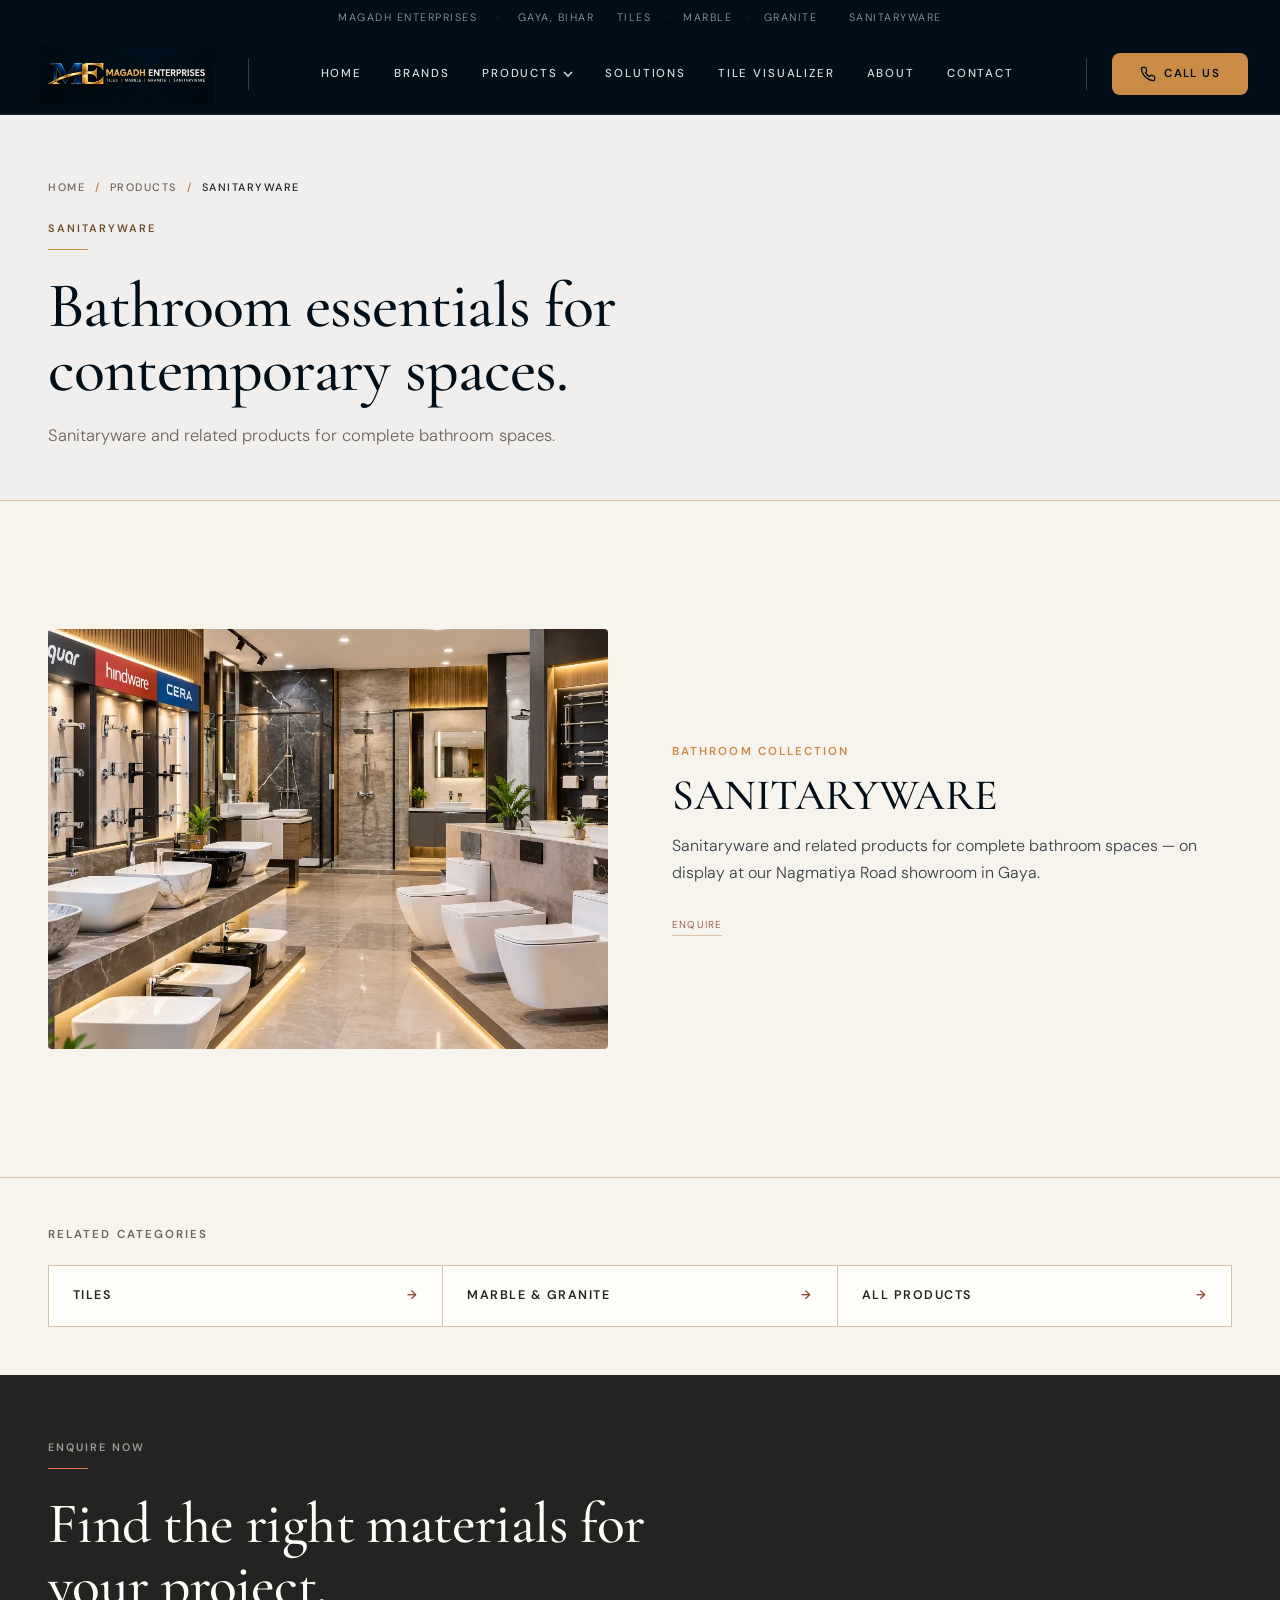
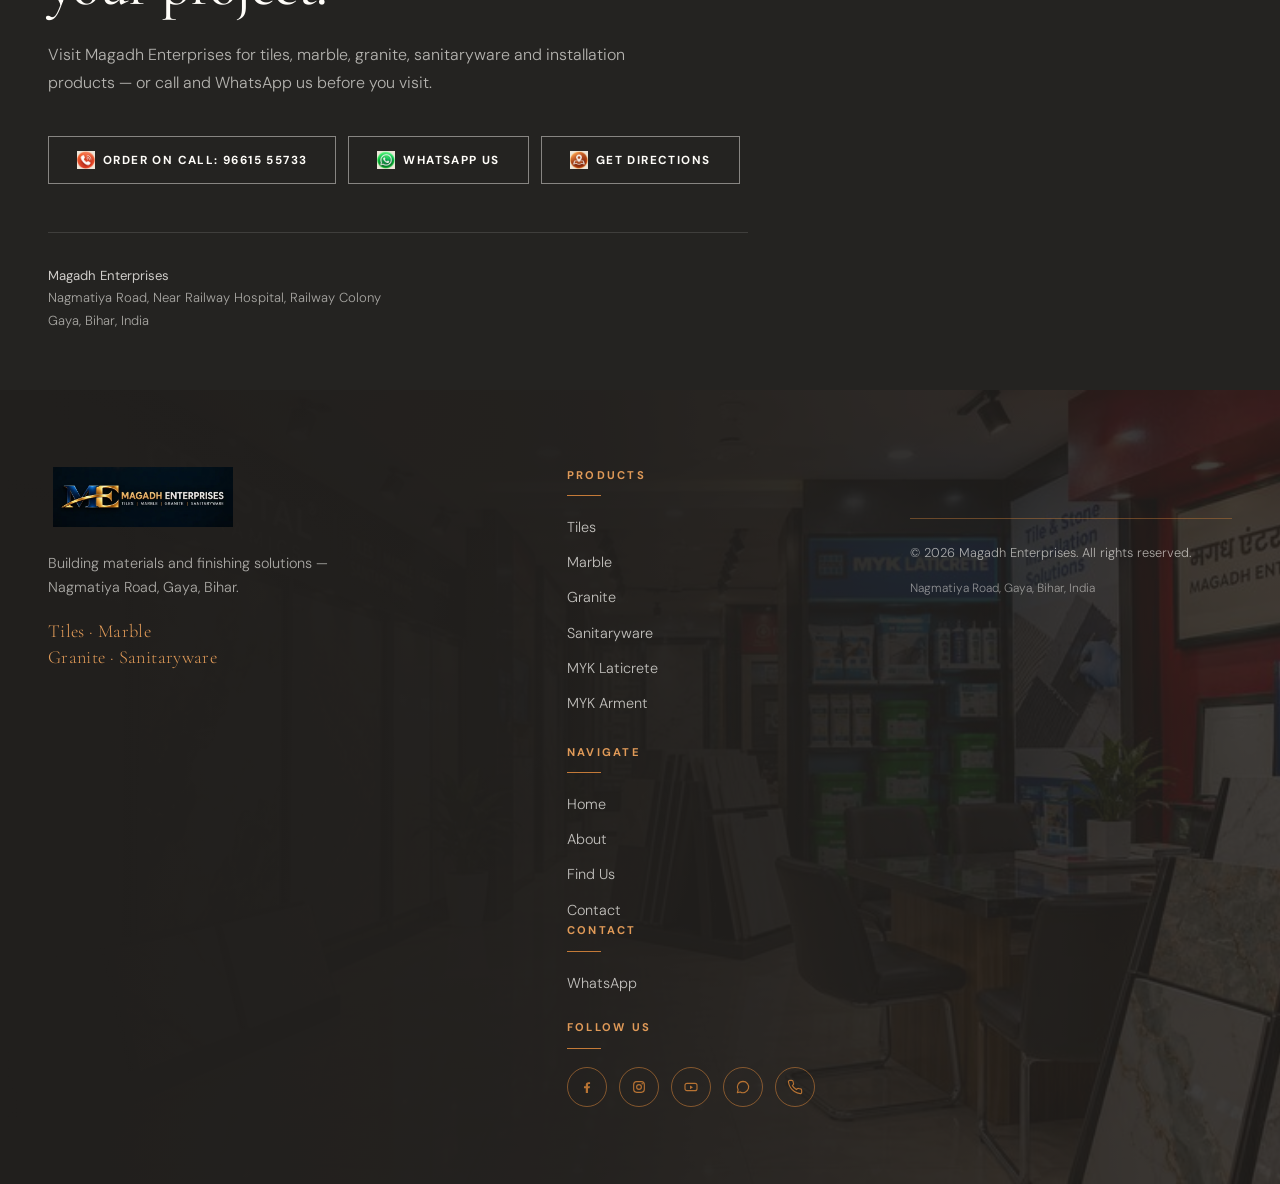
<file: sanitaryware.html>
<!DOCTYPE html>
<html lang="en">
<head>
<meta charset="UTF-8">
<meta name="viewport" content="width=device-width, initial-scale=1, viewport-fit=cover">

<title>Magadh Enterprises | Sanitaryware in Gaya</title>
<meta name="description" content="Sanitaryware and bathroom solutions at Magadh Enterprises — bathroom essentials for contemporary spaces in Gaya.">
<link rel="canonical" href="https://magadhenterprises.netlify.app/sanitaryware.html">
<meta name="theme-color" content="#010E17">
<meta name="robots" content="index, follow">
<meta name="google-adsense-account" content="ca-pub-2608310326412608">

<meta property="og:type" content="website">
<meta property="og:site_name" content="Magadh Enterprises">
<meta property="og:title" content="Magadh Enterprises | Sanitaryware in Gaya">
<meta property="og:description" content="Sanitaryware and bathroom solutions at Magadh Enterprises, Gaya, Bihar.">
<meta property="og:url" content="https://magadhenterprises.netlify.app/sanitaryware.html">
<meta property="og:image" content="https://magadhenterprises.netlify.app/assets/images/showroom/hero-showroom.jpg">
<meta property="og:locale" content="en_IN">

<link rel="icon" href="/favicon.ico" sizes="any">
<link rel="icon" href="/favicon-32x32.png" sizes="32x32" type="image/png">
<link rel="apple-touch-icon" href="/apple-touch-icon.png" sizes="180x180">
<link rel="manifest" href="/manifest.webmanifest">

<link rel="preconnect" href="https://fonts.googleapis.com">
<link rel="preconnect" href="https://fonts.gstatic.com" crossorigin>
<link href="https://fonts.googleapis.com/css2?family=Cormorant+Garamond:ital,wght@0,300;0,400;0,500;0,600;1,300;1,400&family=DM+Sans:ital,opsz,wght@0,9..40,300;0,9..40,400;0,9..40,500;0,9..40,600;0,9..40,700;1,9..40,300;1,9..40,400;1,9..40,500;1,9..40,600;1,9..40,700&display=swap" rel="stylesheet">

<link rel="stylesheet" href="assets/css/styles.css">
</head>

<body>
<a class="skip-link" href="#main">Skip to content</a>

<aside class="topbar" aria-label="Business summary">
  MAGADH ENTERPRISES &nbsp;<span>·</span>&nbsp; GAYA, BIHAR
  &nbsp;&nbsp;&nbsp;
  TILES <span>·</span> MARBLE <span>·</span> GRANITE <span>·</span> SANITARYWARE
</aside>

<header class="site-header" id="site-header">
  <div class="container">
    <div class="header-inner">
      <a href="index.html" class="brand logo-brand" aria-label="Magadh Enterprises — home">
        <picture><source srcset="assets/images/branding/logo-640.webp" type="image/webp"><img src="assets/images/branding/logo.png"
           width="190" height="64"
              alt="Magadh Enterprises - Tiles, Marble, Granite &amp; Sanitaryware" class="header-logo"></picture>
      </a>

      <span class="nav-separator" aria-hidden="true"></span>

      <nav class="site-nav" aria-label="Primary">
        <a href="index.html" class="nav-link">Home</a>
        <a href="index.html#about" class="nav-link">Brands</a>
        <div class="nav-item has-dropdown">
          <button class="nav-link nav-dropdown-toggle" type="button"
                  aria-expanded="false" aria-controls="products-mega">
            Products
            <svg class="nav-caret" width="10" height="6" viewBox="0 0 10 6" fill="none" stroke="currentColor" stroke-width="1.5" aria-hidden="true"><path d="M1 1l4 4 4-4"/></svg>
          </button>
          <div class="mega-menu" id="products-mega" hidden>
            <div class="mega-menu-inner">
              <div class="mega-col">
                <a href="tiles.html" class="mega-item">
                  <span class="mega-thumb"><img src="assets/images/tiles/tiles-cat-640.jpg" alt="" loading="lazy"></span>
                  <span class="mega-name">Tiles</span>
                  <svg class="mega-arrow" viewBox="0 0 16 10" fill="none" stroke="currentColor" stroke-width="1.2" aria-hidden="true"><path d="M0.6 5h13.2"/><path d="M10.2 1.2 14.4 5l-4.2 3.8"/></svg>
                </a>
                <a href="marble-granite.html#marble" class="mega-item">
                  <span class="mega-thumb"><img src="assets/images/marble/marble-cat-640.jpg" alt="" loading="lazy"></span>
                  <span class="mega-name">Marble</span>
                  <svg class="mega-arrow" viewBox="0 0 16 10" fill="none" stroke="currentColor" stroke-width="1.2" aria-hidden="true"><path d="M0.6 5h13.2"/><path d="M10.2 1.2 14.4 5l-4.2 3.8"/></svg>
                </a>
                <a href="marble-granite.html#granite" class="mega-item">
                  <span class="mega-thumb"><img src="assets/images/granite/granite-cat-640.jpg" alt="" loading="lazy"></span>
                  <span class="mega-name">Granite</span>
                  <svg class="mega-arrow" viewBox="0 0 16 10" fill="none" stroke="currentColor" stroke-width="1.2" aria-hidden="true"><path d="M0.6 5h13.2"/><path d="M10.2 1.2 14.4 5l-4.2 3.8"/></svg>
                </a>
                <a href="sanitaryware.html" class="mega-item">
                  <span class="mega-thumb"><picture><source srcset="assets/images/visual/Bathroom%20Solution-1200.webp" type="image/webp"><img src="assets/images/visual/Bathroom%20Solution.png" alt="" loading="lazy"></picture></span>
                  <span class="mega-name">Sanitaryware</span>
                  <svg class="mega-arrow" viewBox="0 0 16 10" fill="none" stroke="currentColor" stroke-width="1.2" aria-hidden="true"><path d="M0.6 5h13.2"/><path d="M10.2 1.2 14.4 5l-4.2 3.8"/></svg>
                </a>
              </div>
              <div class="mega-col">
                <a href="tile-adhesives.html" class="mega-item">
                  <span class="mega-thumb"><img src="assets/images/laticrete/latafix-305-480.jpg" alt="" loading="lazy"></span>
                  <span class="mega-name">Tile Adhesives</span>
                  <svg class="mega-arrow" viewBox="0 0 16 10" fill="none" stroke="currentColor" stroke-width="1.2" aria-hidden="true"><path d="M0.6 5h13.2"/><path d="M10.2 1.2 14.4 5l-4.2 3.8"/></svg>
                </a>
                <a href="grouts-epoxy.html" class="mega-item">
                  <span class="mega-thumb"><img src="assets/images/laticrete/latapoxy-480.jpg" alt="" loading="lazy"></span>
                  <span class="mega-name">Grouts &amp; Epoxy</span>
                  <svg class="mega-arrow" viewBox="0 0 16 10" fill="none" stroke="currentColor" stroke-width="1.2" aria-hidden="true"><path d="M0.6 5h13.2"/><path d="M10.2 1.2 14.4 5l-4.2 3.8"/></svg>
                </a>
                <a href="waterproofing.html" class="mega-item">
                  <span class="mega-thumb"><img src="assets/images/arment/aquaarm-proof-wp10-480.jpg" alt="" loading="lazy"></span>
                  <span class="mega-name">Waterproofing</span>
                  <svg class="mega-arrow" viewBox="0 0 16 10" fill="none" stroke="currentColor" stroke-width="1.2" aria-hidden="true"><path d="M0.6 5h13.2"/><path d="M10.2 1.2 14.4 5l-4.2 3.8"/></svg>
                </a>
                <a href="tile-care.html" class="mega-item">
                  <span class="mega-thumb"><img src="assets/images/laticrete/clenza-tc-480.jpg" alt="" loading="lazy"></span>
                  <span class="mega-name">Tile Care &amp; Accessories</span>
                  <svg class="mega-arrow" viewBox="0 0 16 10" fill="none" stroke="currentColor" stroke-width="1.2" aria-hidden="true"><path d="M0.6 5h13.2"/><path d="M10.2 1.2 14.4 5l-4.2 3.8"/></svg>
                </a>
              </div>
            </div>
          </div>
        </div>
        <a href="index.html#what-we-do" class="nav-link">Solutions</a>
        <a href="tile-visualizer.html" class="nav-link">Tile Visualizer</a>
        <a href="index.html#trust" class="nav-link">About</a>
        <a href="index.html#contact" class="nav-link">Contact</a>
      </nav>

      <span class="nav-separator" aria-hidden="true"></span>

      <div class="header-actions">
        <a href="tel:+919661555733" class="nav-cta btn" aria-label="Call Us">
          <svg class="nav-cta-icon" width="16" height="16" viewBox="0 0 24 24" fill="none" stroke="currentColor" stroke-width="2" stroke-linecap="round" stroke-linejoin="round" aria-hidden="true"><path d="M22 16.92v3a2 2 0 0 1-2.18 2 19.79 19.79 0 0 1-8.63-3.07 19.5 19.5 0 0 1-6-6 19.79 19.79 0 0 1-3.07-8.67A2 2 0 0 1 4.11 2h3a2 2 0 0 1 2 1.72 12.84 12.84 0 0 0 .7 2.81 2 2 0 0 1-.45 2.11L8.09 9.91a16 16 0 0 0 6 6l1.27-1.27a2 2 0 0 1 2.11-.45 12.84 12.84 0 0 0 2.81.7A2 2 0 0 1 22 16.92z"/></svg>
          Call Us
        </a>
        <button class="hamburger" id="hamburger" type="button"
                aria-label="Open menu" aria-controls="mobile-nav" aria-expanded="false">
          <span></span><span></span><span></span>
        </button>
      </div>
    </div>
  </div>
</header>

<nav class="mobile-nav" id="mobile-nav" aria-label="Mobile" inert>
  <button class="mobile-nav-close" id="mobile-nav-close" type="button" aria-label="Close menu">
    <svg width="24" height="24" viewBox="0 0 24 24" fill="none" stroke="currentColor" stroke-width="2" stroke-linecap="round" aria-hidden="true"><path d="M18 6 6 18M6 6l12 12"/></svg>
  </button>
  <div class="mobile-nav-content">
    <a href="index.html" class="mobile-link">Home</a>
    <a href="index.html#about" class="mobile-link">Brands</a>
<div class="mobile-nav-group">
      <button class="mobile-link mobile-nav-toggle" type="button" aria-expanded="false"
aria-controls="mobile-products">
        Products
        <svg class="mobile-nav-caret" width="12" height="8" viewBox="0 0 12 8" fill="none" stroke="currentColor" stroke-width="1.5" aria-hidden="true"><path d="M1 1l5 5 5-5"/></svg>
      </button>
      <div class="mobile-nav-submenu" id="mobile-products" hidden>
        <a href="tiles.html" class="mobile-sublink">Tiles</a>
        <a href="marble-granite.html#marble" class="mobile-sublink">Marble</a>
        <a href="marble-granite.html#granite" class="mobile-sublink">Granite</a>
        <a href="sanitaryware.html" class="mobile-sublink">Sanitaryware</a>
        <a href="tile-adhesives.html" class="mobile-sublink">Tile Adhesives</a>
        <a href="grouts-epoxy.html" class="mobile-sublink">Grouts &amp; Epoxy</a>
        <a href="waterproofing.html" class="mobile-sublink">Waterproofing</a>
        <a href="tile-care.html" class="mobile-sublink">Tile Care &amp; Accessories</a>
      </div>
    </div>
    <a href="index.html#what-we-do" class="mobile-link">Solutions</a>
    <a href="tile-visualizer.html" class="mobile-link">Tile Visualizer</a>
    <a href="index.html#trust" class="mobile-link">About</a>
    <a href="index.html#contact" class="mobile-link">Contact</a>
  </div>
</nav>

<main id="main">

<section class="page-hero" aria-labelledby="page-title">
  <div class="container">
    <nav class="breadcrumb" aria-label="Breadcrumb">
      <a href="index.html">Home</a>
      <span aria-hidden="true">/</span>
      <a href="products.html">Products</a>
      <span aria-hidden="true">/</span>
      <span aria-current="page">Sanitaryware</span>
    </nav>
    <p class="t-label">SANITARYWARE</p>
    <div class="divider"></div>
    <h1 id="page-title">Bathroom essentials for contemporary spaces.</h1>
    <p class="t-body">Sanitaryware and related products for complete bathroom spaces.</p>
  </div>
</section>

<section class="section split-section" aria-label="Sanitaryware collection">
  <div class="container">

    <section class="brand-block" id="sanitaryware-collection" aria-labelledby="sanitaryware-heading">
      <div class="brand-block-media">
        <picture><source srcset="assets/images/visual/Bathroom%20Solution-1200.webp" type="image/webp"><img src="assets/images/visual/Bathroom%20Solution.png" width="1536" height="1024" alt="Sanitaryware and bathroom products on display at Magadh Enterprises, Gaya" loading="lazy" decoding="async"></picture>
      </div>
      <div class="brand-block-body">
        <p class="brand-kicker">BATHROOM COLLECTION</p>
        <h2 id="sanitaryware-heading">SANITARYWARE</h2>
        <p>Sanitaryware and related products for complete bathroom spaces — on display at our Nagmatiya Road showroom in Gaya.</p>
<a href="tel:+919661555733" class="product-cta" data-wa="product"
data-product="Sanitaryware" aria-label="Enquire about Sanitaryware on WhatsApp">Enquire</a>
      </div>
    </section>

    <!-- Future sanitaryware products plug in here as .product-card blocks
         inside a .products-grid, following the tile-adhesives.html pattern. -->

  </div>
</section>

<section class="related-strip" aria-label="Related categories">
  <div class="container">
    <h2>RELATED CATEGORIES</h2>
    <div class="related-list">
      <a class="related-item" href="tiles.html"><span>Tiles</span><span aria-hidden="true">→</span></a>
      <a class="related-item" href="marble-granite.html"><span>Marble &amp; Granite</span><span aria-hidden="true">→</span></a>
      <a class="related-item" href="products.html"><span>All Products</span><span aria-hidden="true">→</span></a>
    </div>
  </div>
</section>

</main>

<!-- ENQUIRY CTA -->
<section class="cta-section" id="enquire" aria-labelledby="enquire-heading">
  <div class="container">
    <div class="cta-inner">
      <p class="t-label">Enquire Now</p>
      <div class="divider on-dark"></div>
      <h2 class="t-h2" id="enquire-heading">Find the right materials for your project.</h2>
      <p class="t-body">Visit Magadh Enterprises for tiles, marble, granite, sanitaryware and installation products — or call and WhatsApp us before you visit.</p>
      <div class="cta-buttons">
        <a href="tel:+919661555733" class="btn btn-light"><picture><source srcset="assets/images/social/call-168.webp" type="image/webp"><img class="btn-icon" src="assets/images/social/call.png" alt="" width="18" height="18" loading="lazy" decoding="async"></picture>Order on Call: 96615&nbsp;55733</a>
        <a href="https://wa.me/919661555733" class="btn btn-light" data-wa="general" rel="noopener" aria-label="Contact Magadh Enterprises on WhatsApp"><picture><source srcset="assets/images/social/whatsapp-168.webp" type="image/webp"><img class="btn-icon" src="assets/images/social/whatsapp.png" alt="" width="18" height="18" loading="lazy" decoding="async"></picture>WhatsApp Us</a>
        <a href="https://maps.app.goo.gl/x1hzBJcJXmrhhHgs7" target="_blank" rel="noopener" class="btn btn-light"><picture><source srcset="assets/images/social/location-168.webp" type="image/webp"><img class="btn-icon" src="assets/images/social/location.png" alt="" width="18" height="18" loading="lazy" decoding="async"></picture>Get Directions</a>
      </div>
      <div class="cta-address-block">
        <address class="cta-address">
            <strong>Magadh Enterprises</strong><br>
          Nagmatiya Road, Near Railway Hospital, Railway Colony<br>
          Gaya, Bihar, India
        </address>
      </div>
    </div>
  </div>
</section>

<!-- FOOTER -->
<footer class="site-footer">
  <div class="container">
    <div class="footer-grid">
      <div class="footer-brand">
        <picture><source srcset="assets/images/branding/logo-640.webp" type="image/webp"><img src="assets/images/branding/logo.png"
              width="190" height="64"
             alt="Magadh Enterprises - Tiles, Marble, Granite &amp; Sanitaryware" class="footer-logo" loading="lazy" decoding="async"></picture>
        <p class="brand-desc">Building materials and finishing solutions — Nagmatiya Road, Gaya, Bihar.</p>
        <p class="footer-tagline">Tiles &middot; Marble<br>Granite &middot; Sanitaryware</p>
      </div>
      <div class="footer-col footer-col--links"><div class="footer-group"><h3>Products</h3>
        <ul>
          <li><a href="tiles.html">Tiles</a></li>
          <li><a href="marble-granite.html#marble">Marble</a></li>
          <li><a href="marble-granite.html#granite">Granite</a></li>
          <li><a href="sanitaryware.html">Sanitaryware</a></li>
          <li><a href="tile-adhesives.html">MYK Laticrete</a></li>
          <li><a href="waterproofing.html">MYK Arment</a></li>
        </ul></div><div class="footer-group"><h3>Navigate</h3>
        <ul>
          <li><a href="index.html">Home</a></li>
          <li><a href="index.html#about">About</a></li>
          <li><a href="index.html#find-us">Find Us</a></li>
          <li><a href="#enquire">Contact</a></li>
        </ul>
      </div>
      <div class="footer-col">
        <h3>Contact</h3>
        <ul>
<li><a href="https://wa.me/919661555733" data-wa="visit"
rel="noopener" aria-label="Contact Magadh Enterprises on WhatsApp">WhatsApp</a></li>
        </ul>
        <h3 class="spaced">Follow Us</h3>
        <div class="social-links">
          <a href="https://www.facebook.com/profile.php?id=61593836797469" target="_blank" rel="noopener noreferrer" aria-label="Facebook">
            <svg width="16" height="16" viewBox="0 0 24 24" fill="currentColor" aria-hidden="true" focusable="false"><path d="M13.5 21v-7h2.4l.6-3h-3V9.1c0-.9.3-1.6 1.7-1.6h1.4V4.8c-.3 0-1.3-.1-2.4-.1-2.4 0-4 1.4-4 4V11H7.5v3h2.7v7h3.3z"/></svg>
          </a>
          <a href="https://www.instagram.com/magadh.home/" target="_blank" rel="noopener noreferrer" aria-label="Instagram">
            <svg width="16" height="16" viewBox="0 0 24 24" fill="none" stroke="currentColor" stroke-width="1.7" aria-hidden="true" focusable="false"><rect x="4" y="4" width="16" height="16" rx="4.5"/><circle cx="12" cy="12" r="3.6"/><circle cx="16.8" cy="7.2" r="1.1" fill="currentColor" stroke="none"/></svg>
          </a>
          <a href="https://www.youtube.com/channel/UCH4h26FJVHBCyzo5ydk17tg" target="_blank" rel="noopener noreferrer" aria-label="YouTube">
            <svg width="16" height="16" viewBox="0 0 24 24" fill="none" stroke="currentColor" stroke-width="1.7" aria-hidden="true" focusable="false"><rect x="3" y="6.5" width="18" height="11" rx="3"/><path d="M10.5 9.8l4.5 2.7-4.5 2.7z" fill="currentColor" stroke="none"/></svg>
          </a>
          <a href="https://wa.me/919661555733" data-wa="visit" rel="noopener noreferrer" aria-label="WhatsApp">
            <svg width="16" height="16" viewBox="0 0 24 24" fill="none" stroke="currentColor" stroke-width="1.7" stroke-linecap="round" stroke-linejoin="round" aria-hidden="true" focusable="false"><path d="M12 3.5a8.5 8.5 0 0 0-7.3 12.8L3.5 20.5l4.3-1.1A8.5 8.5 0 1 0 12 3.5z"/></svg>
          </a>
          <a href="tel:+919661555733" aria-label="Call us">
            <svg width="16" height="16" viewBox="0 0 24 24" fill="none" stroke="currentColor" stroke-width="1.7" stroke-linecap="round" stroke-linejoin="round" aria-hidden="true" focusable="false"><path d="M22 16.92v3a2 2 0 0 1-2.18 2 19.79 19.79 0 0 1-8.63-3.07 19.5 19.5 0 0 1-6-6 19.79 19.79 0 0 1-3.07-8.67A2 2 0 0 1 4.11 2h3a2 2 0 0 1 2 1.72 12.84 12.84 0 0 0 .7 2.81 2 2 0 0 1-.45 2.11L8.09 9.91a16 16 0 0 0 6 6l1.27-1.27a2 2 0 0 1 2.11-.45 12.84 12.84 0 0 0 2.81.7A2 2 0 0 1 22 16.92z"/></svg>
          </a>
        </div>
      </div>
    </div>
    <div class="footer-bottom">
      <p>&copy; <span data-current-year>2026</span> Magadh Enterprises. All rights reserved.</p>
      <p class="footer-address">Nagmatiya Road, Gaya, Bihar, India</p>
    </div>
  </div>
</footer>

<script src="assets/js/config.js" defer></script>
<script src="assets/js/products.js" defer></script>
<script src="assets/js/catalogue.js" defer></script>
<script src="assets/js/main.js" defer></script>
<script src="assets/js/ads.js" defer></script>
</body>
</html>
</file>
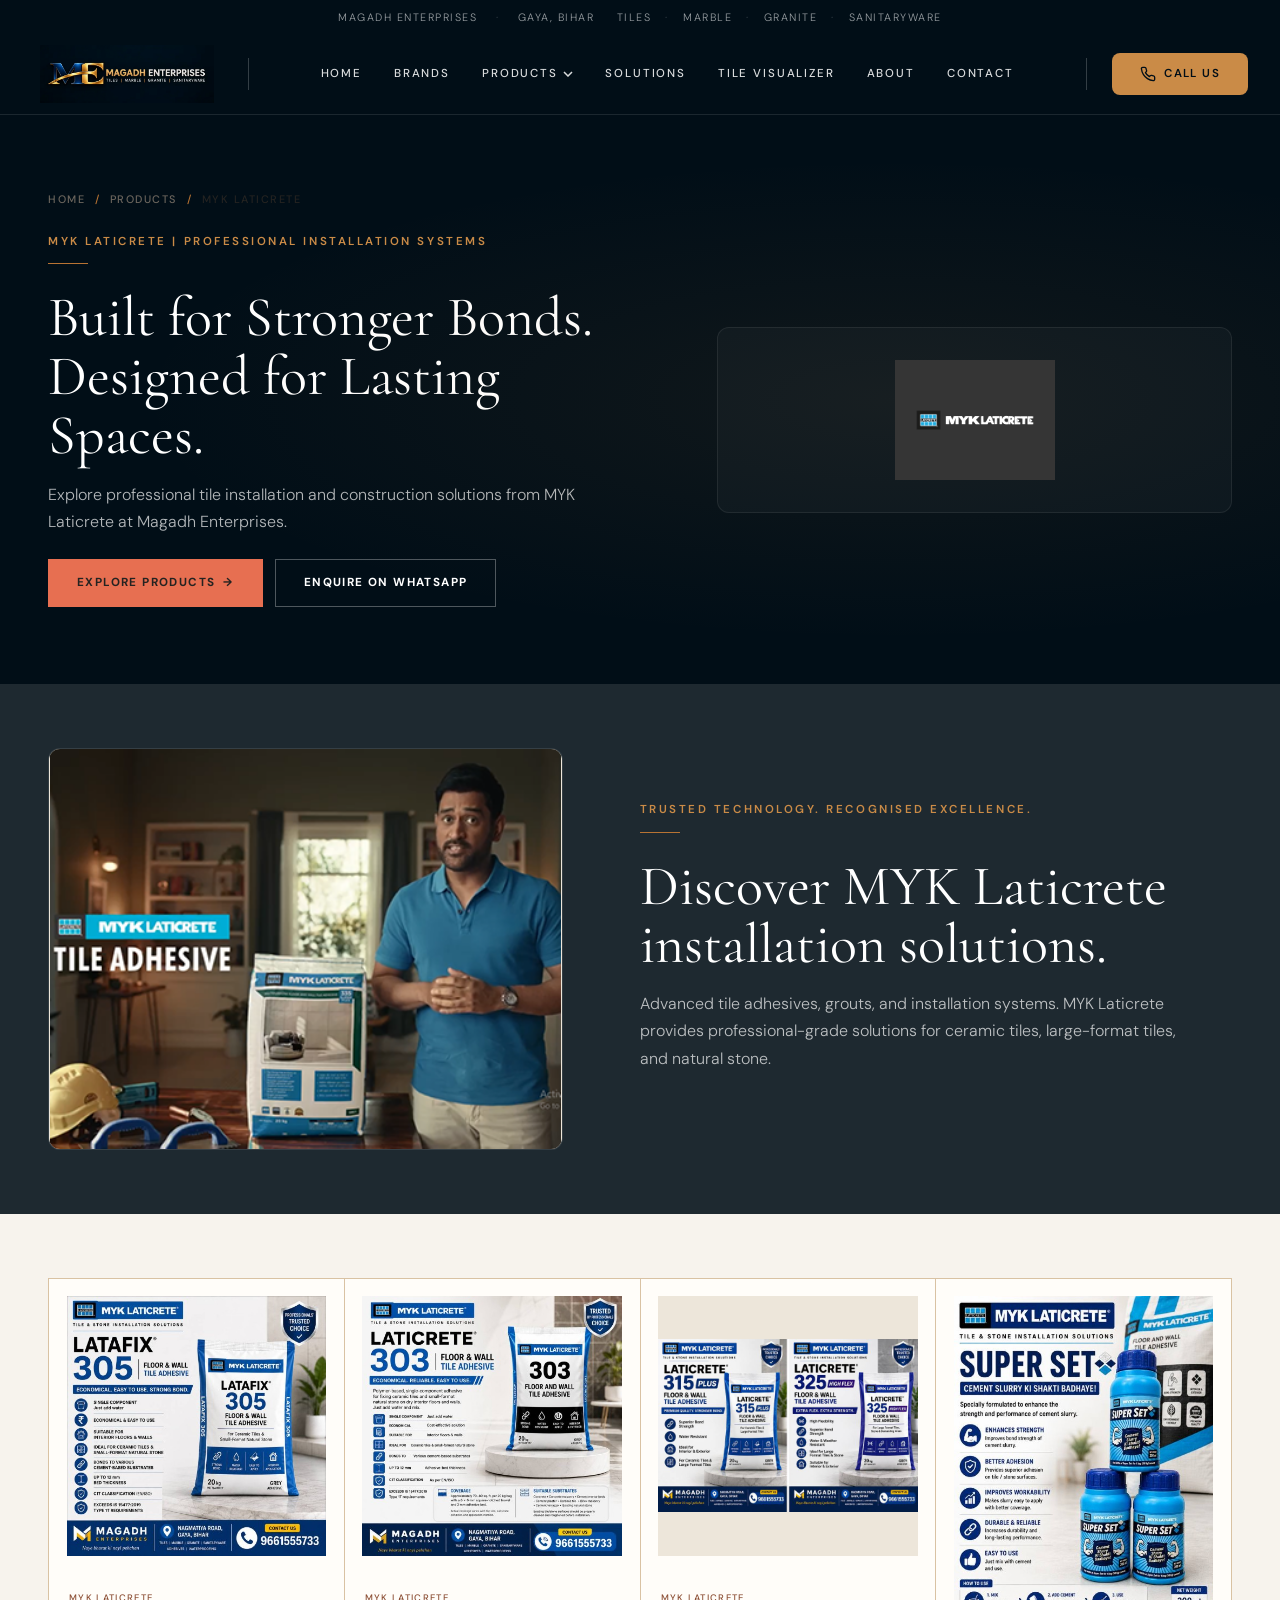
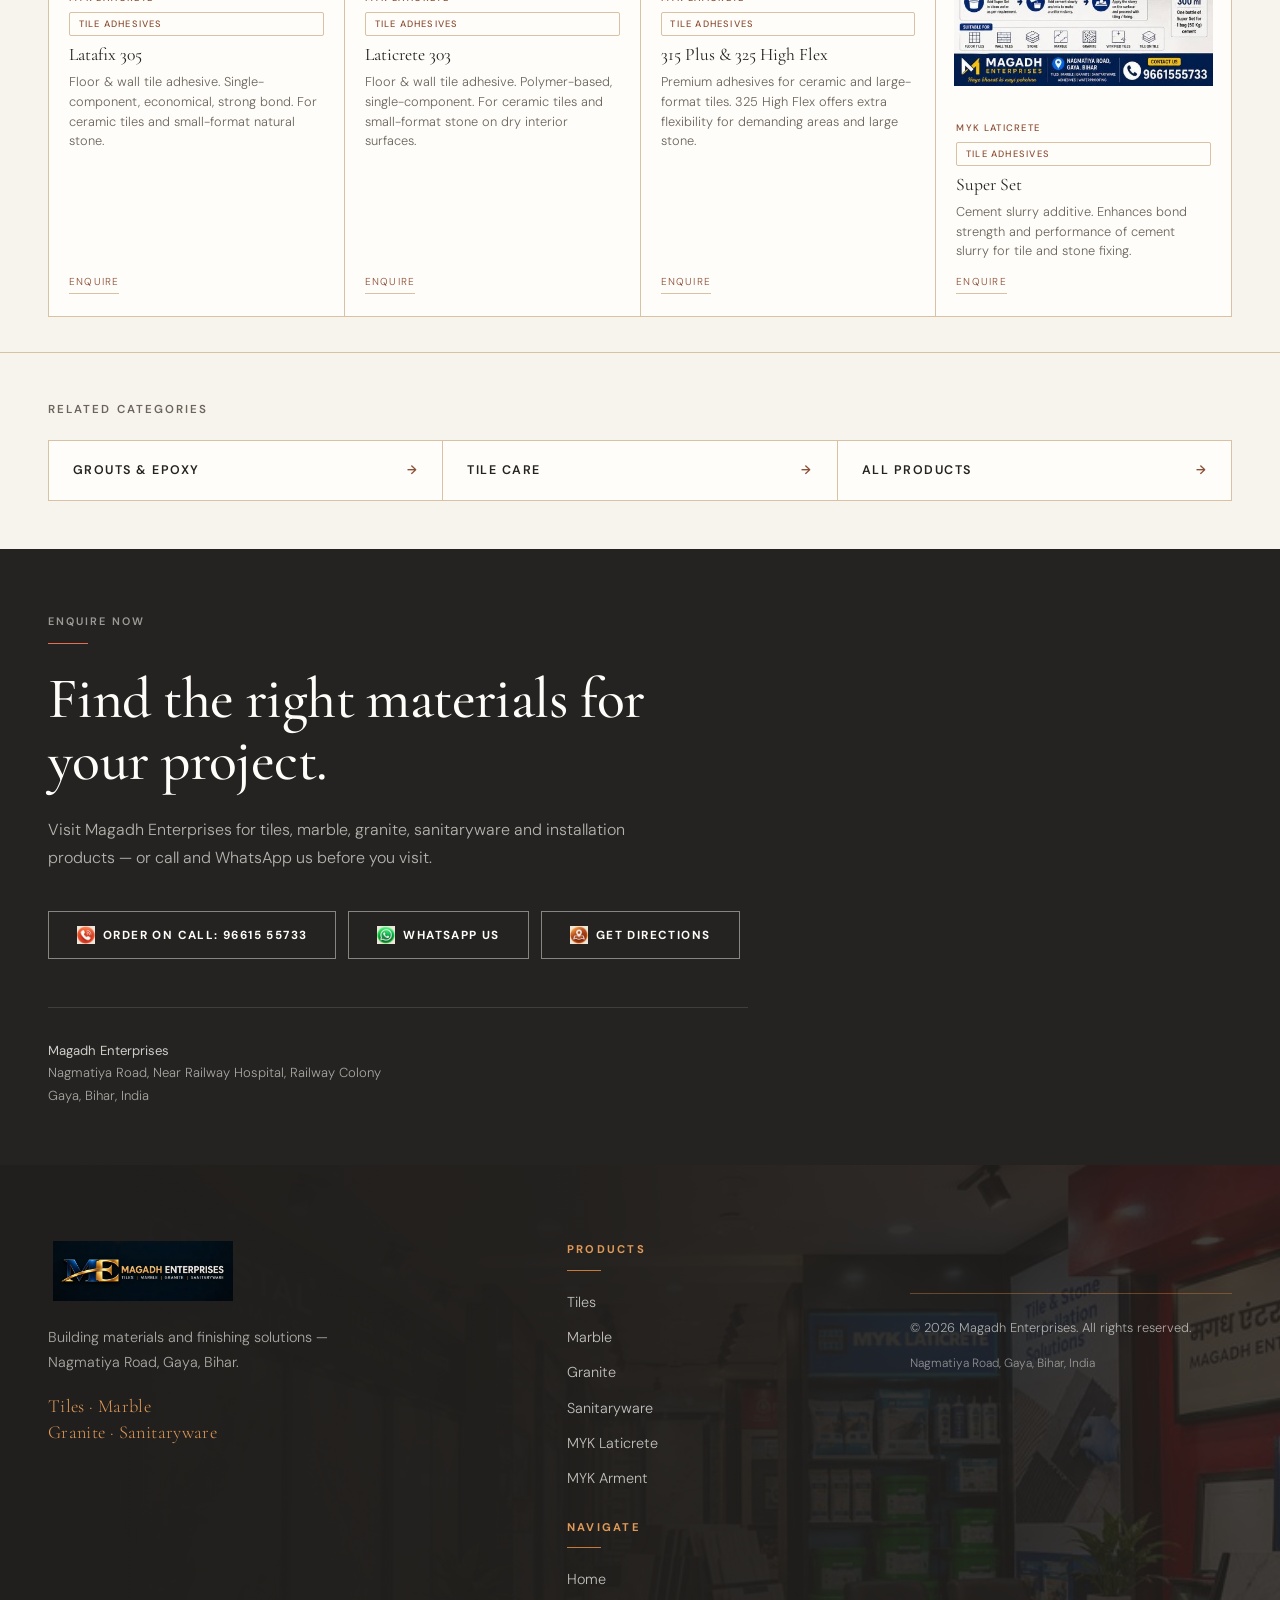
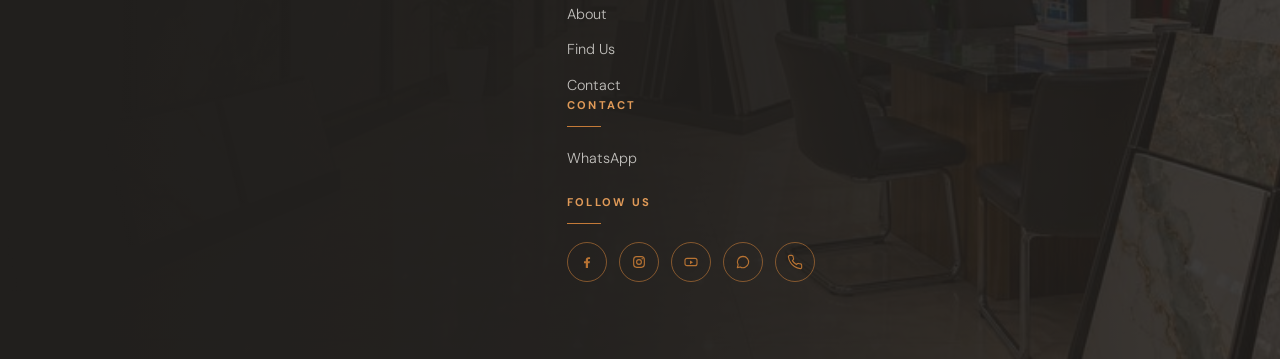
<file: tile-adhesives.html>
<!DOCTYPE html>
<html lang="en">
<head>
<meta charset="UTF-8">
<meta name="viewport" content="width=device-width, initial-scale=1, viewport-fit=cover">

<title>Magadh Enterprises | MYK Laticrete Tile Adhesives</title>
<meta name="description" content="MYK Laticrete tile adhesives at Magadh Enterprises — Latafix 305, 303, 315 Plus, 325 High Flex and Super Set in Gaya.">
<link rel="canonical" href="https://magadhenterprises.netlify.app/tile-adhesives.html">
<meta name="theme-color" content="#010E17">
<meta name="robots" content="index, follow">
<meta name="google-adsense-account" content="ca-pub-2608310326412608">

<meta property="og:type" content="website">
<meta property="og:site_name" content="Magadh Enterprises">
<meta property="og:title" content="Magadh Enterprises | MYK Laticrete Tile Adhesives">
<meta property="og:description" content="MYK Laticrete tile adhesives at Magadh Enterprises, Gaya, Bihar.">
<meta property="og:url" content="https://magadhenterprises.netlify.app/tile-adhesives.html">
<meta property="og:image" content="https://magadhenterprises.netlify.app/assets/images/showroom/hero-showroom.jpg">
<meta property="og:locale" content="en_IN">

<link rel="icon" href="/favicon.ico" sizes="any">
<link rel="icon" href="/favicon-32x32.png" sizes="32x32" type="image/png">
<link rel="apple-touch-icon" href="/apple-touch-icon.png" sizes="180x180">
<link rel="manifest" href="/manifest.webmanifest">

<link rel="preconnect" href="https://fonts.googleapis.com">
<link rel="preconnect" href="https://fonts.gstatic.com" crossorigin>
<link href="https://fonts.googleapis.com/css2?family=Cormorant+Garamond:ital,wght@0,300;0,400;0,500;0,600;1,300;1,400&family=DM+Sans:ital,opsz,wght@0,9..40,300;0,9..40,400;0,9..40,500;0,9..40,600;0,9..40,700;1,9..40,300;1,9..40,400;1,9..40,500;1,9..40,600;1,9..40,700&display=swap" rel="stylesheet">

<link rel="stylesheet" href="assets/css/styles.css">
</head>

<body>
<a class="skip-link" href="#main">Skip to content</a>

<aside class="topbar" aria-label="Business summary">
  MAGADH ENTERPRISES &nbsp;<span>·</span>&nbsp; GAYA, BIHAR
  &nbsp;&nbsp;&nbsp;
  TILES <span>·</span> MARBLE <span>·</span> GRANITE <span>·</span> SANITARYWARE
</aside>

<header class="site-header" id="site-header">
  <div class="container">
    <div class="header-inner">
      <a href="index.html" class="brand logo-brand" aria-label="Magadh Enterprises — home">
        <picture><source srcset="assets/images/branding/logo-640.webp" type="image/webp"><img src="assets/images/branding/logo.png"
           width="190" height="64"
              alt="Magadh Enterprises - Tiles, Marble, Granite &amp; Sanitaryware" class="header-logo"></picture>
      </a>

      <span class="nav-separator" aria-hidden="true"></span>

      <nav class="site-nav" aria-label="Primary">
        <a href="index.html" class="nav-link">Home</a>
        <a href="index.html#about" class="nav-link">Brands</a>
        <div class="nav-item has-dropdown">
          <button class="nav-link nav-dropdown-toggle" type="button"
                  aria-expanded="false" aria-controls="products-mega">
            Products
            <svg class="nav-caret" width="10" height="6" viewBox="0 0 10 6" fill="none" stroke="currentColor" stroke-width="1.5" aria-hidden="true"><path d="M1 1l4 4 4-4"/></svg>
          </button>
          <div class="mega-menu" id="products-mega" hidden>
            <div class="mega-menu-inner">
              <div class="mega-col">
                <a href="tiles.html" class="mega-item">
                  <span class="mega-thumb"><img src="assets/images/tiles/tiles-cat-640.jpg" alt="" loading="lazy"></span>
                  <span class="mega-name">Tiles</span>
                  <svg class="mega-arrow" viewBox="0 0 16 10" fill="none" stroke="currentColor" stroke-width="1.2" aria-hidden="true"><path d="M0.6 5h13.2"/><path d="M10.2 1.2 14.4 5l-4.2 3.8"/></svg>
                </a>
                <a href="marble-granite.html#marble" class="mega-item">
                  <span class="mega-thumb"><img src="assets/images/marble/marble-cat-640.jpg" alt="" loading="lazy"></span>
                  <span class="mega-name">Marble</span>
                  <svg class="mega-arrow" viewBox="0 0 16 10" fill="none" stroke="currentColor" stroke-width="1.2" aria-hidden="true"><path d="M0.6 5h13.2"/><path d="M10.2 1.2 14.4 5l-4.2 3.8"/></svg>
                </a>
                <a href="marble-granite.html#granite" class="mega-item">
                  <span class="mega-thumb"><img src="assets/images/granite/granite-cat-640.jpg" alt="" loading="lazy"></span>
                  <span class="mega-name">Granite</span>
                  <svg class="mega-arrow" viewBox="0 0 16 10" fill="none" stroke="currentColor" stroke-width="1.2" aria-hidden="true"><path d="M0.6 5h13.2"/><path d="M10.2 1.2 14.4 5l-4.2 3.8"/></svg>
                </a>
                <a href="sanitaryware.html" class="mega-item">
                  <span class="mega-thumb"><picture><source srcset="assets/images/visual/Bathroom%20Solution-1200.webp" type="image/webp"><img src="assets/images/visual/Bathroom%20Solution.png" alt="" loading="lazy"></picture></span>
                  <span class="mega-name">Sanitaryware</span>
                  <svg class="mega-arrow" viewBox="0 0 16 10" fill="none" stroke="currentColor" stroke-width="1.2" aria-hidden="true"><path d="M0.6 5h13.2"/><path d="M10.2 1.2 14.4 5l-4.2 3.8"/></svg>
                </a>
              </div>
              <div class="mega-col">
                <a href="tile-adhesives.html" class="mega-item">
                  <span class="mega-thumb"><img src="assets/images/laticrete/latafix-305-480.jpg" alt="" loading="lazy"></span>
                  <span class="mega-name">Tile Adhesives</span>
                  <svg class="mega-arrow" viewBox="0 0 16 10" fill="none" stroke="currentColor" stroke-width="1.2" aria-hidden="true"><path d="M0.6 5h13.2"/><path d="M10.2 1.2 14.4 5l-4.2 3.8"/></svg>
                </a>
                <a href="grouts-epoxy.html" class="mega-item">
                  <span class="mega-thumb"><img src="assets/images/laticrete/latapoxy-480.jpg" alt="" loading="lazy"></span>
                  <span class="mega-name">Grouts &amp; Epoxy</span>
                  <svg class="mega-arrow" viewBox="0 0 16 10" fill="none" stroke="currentColor" stroke-width="1.2" aria-hidden="true"><path d="M0.6 5h13.2"/><path d="M10.2 1.2 14.4 5l-4.2 3.8"/></svg>
                </a>
                <a href="waterproofing.html" class="mega-item">
                  <span class="mega-thumb"><img src="assets/images/arment/aquaarm-proof-wp10-480.jpg" alt="" loading="lazy"></span>
                  <span class="mega-name">Waterproofing</span>
                  <svg class="mega-arrow" viewBox="0 0 16 10" fill="none" stroke="currentColor" stroke-width="1.2" aria-hidden="true"><path d="M0.6 5h13.2"/><path d="M10.2 1.2 14.4 5l-4.2 3.8"/></svg>
                </a>
                <a href="tile-care.html" class="mega-item">
                  <span class="mega-thumb"><img src="assets/images/laticrete/clenza-tc-480.jpg" alt="" loading="lazy"></span>
                  <span class="mega-name">Tile Care &amp; Accessories</span>
                  <svg class="mega-arrow" viewBox="0 0 16 10" fill="none" stroke="currentColor" stroke-width="1.2" aria-hidden="true"><path d="M0.6 5h13.2"/><path d="M10.2 1.2 14.4 5l-4.2 3.8"/></svg>
                </a>
              </div>
            </div>
          </div>
        </div>
        <a href="index.html#what-we-do" class="nav-link">Solutions</a>
        <a href="tile-visualizer.html" class="nav-link">Tile Visualizer</a>
        <a href="index.html#trust" class="nav-link">About</a>
        <a href="index.html#contact" class="nav-link">Contact</a>
      </nav>

      <span class="nav-separator" aria-hidden="true"></span>

      <div class="header-actions">
        <a href="tel:+919661555733" class="nav-cta btn" aria-label="Call Us">
          <svg class="nav-cta-icon" width="16" height="16" viewBox="0 0 24 24" fill="none" stroke="currentColor" stroke-width="2" stroke-linecap="round" stroke-linejoin="round" aria-hidden="true"><path d="M22 16.92v3a2 2 0 0 1-2.18 2 19.79 19.79 0 0 1-8.63-3.07 19.5 19.5 0 0 1-6-6 19.79 19.79 0 0 1-3.07-8.67A2 2 0 0 1 4.11 2h3a2 2 0 0 1 2 1.72 12.84 12.84 0 0 0 .7 2.81 2 2 0 0 1-.45 2.11L8.09 9.91a16 16 0 0 0 6 6l1.27-1.27a2 2 0 0 1 2.11-.45 12.84 12.84 0 0 0 2.81.7A2 2 0 0 1 22 16.92z"/></svg>
          Call Us
        </a>
        <button class="hamburger" id="hamburger" type="button"
                aria-label="Open menu" aria-controls="mobile-nav" aria-expanded="false">
          <span></span><span></span><span></span>
        </button>
      </div>
    </div>
  </div>
</header>

<nav class="mobile-nav" id="mobile-nav" aria-label="Mobile" inert>
  <button class="mobile-nav-close" id="mobile-nav-close" type="button" aria-label="Close menu">
    <svg width="24" height="24" viewBox="0 0 24 24" fill="none" stroke="currentColor" stroke-width="2" stroke-linecap="round" aria-hidden="true"><path d="M18 6 6 18M6 6l12 12"/></svg>
  </button>
  <div class="mobile-nav-content">
    <a href="index.html" class="mobile-link">Home</a>
    <a href="index.html#about" class="mobile-link">Brands</a>
<div class="mobile-nav-group">
      <button class="mobile-link mobile-nav-toggle" type="button" aria-expanded="false"
aria-controls="mobile-products">
        Products
        <svg class="mobile-nav-caret" width="12" height="8" viewBox="0 0 12 8" fill="none" stroke="currentColor" stroke-width="1.5" aria-hidden="true"><path d="M1 1l5 5 5-5"/></svg>
      </button>
      <div class="mobile-nav-submenu" id="mobile-products" hidden>
        <a href="tiles.html" class="mobile-sublink">Tiles</a>
        <a href="marble-granite.html#marble" class="mobile-sublink">Marble</a>
        <a href="marble-granite.html#granite" class="mobile-sublink">Granite</a>
        <a href="sanitaryware.html" class="mobile-sublink">Sanitaryware</a>
        <a href="tile-adhesives.html" class="mobile-sublink">Tile Adhesives</a>
        <a href="grouts-epoxy.html" class="mobile-sublink">Grouts &amp; Epoxy</a>
        <a href="waterproofing.html" class="mobile-sublink">Waterproofing</a>
        <a href="tile-care.html" class="mobile-sublink">Tile Care &amp; Accessories</a>
      </div>
    </div>
    <a href="index.html#what-we-do" class="mobile-link">Solutions</a>
    <a href="tile-visualizer.html" class="mobile-link">Tile Visualizer</a>
    <a href="index.html#trust" class="mobile-link">About</a>
    <a href="index.html#contact" class="mobile-link">Contact</a>
  </div>
</nav>

<main id="main">

<!-- MYK LATICRETE HERO -->
<section class="laticrete-hero" aria-labelledby="laticrete-hero-title">
  <div class="container">
    <nav class="breadcrumb" aria-label="Breadcrumb">
      <a href="index.html">Home</a>
      <span aria-hidden="true">/</span>
      <a href="products.html">Products</a>
      <span aria-hidden="true">/</span>
      <span aria-current="page">MYK Laticrete</span>
    </nav>
    <div class="laticrete-hero__grid">
      <div class="laticrete-hero__content">
        <p class="laticrete-hero__eyebrow">MYK LATICRETE | PROFESSIONAL INSTALLATION SYSTEMS</p>
        <div class="divider"></div>
        <h1 id="laticrete-hero-title" class="laticrete-hero__title">Built for Stronger Bonds.<br>Designed for Lasting Spaces.</h1>
        <p class="laticrete-hero__desc">Explore professional tile installation and construction solutions from MYK Laticrete at Magadh Enterprises.</p>
        <div class="laticrete-hero__actions">
          <a href="#tile-adhesives" class="btn btn-primary">Explore Products <span aria-hidden="true">&#x2192;</span></a>
          <a href="https://wa.me/919661555733" class="btn btn-ghost" data-wa="general" rel="noopener" aria-label="Enquire about MYK Laticrete on WhatsApp">Enquire on WhatsApp</a>
        </div>
      </div>
      <div class="laticrete-hero__media">
        <picture><source srcset="assets/images/visual/brand-mylktacrete.png" type="image/webp"><img src="assets/images/visual/brand-mylktacrete.png" alt="MYK Laticrete brand logo" class="laticrete-hero__logo" width="800" height="600" loading="eager" decoding="async"></picture>
      </div>
    </div>
  </div>
</section>

<!-- MS DHONI CAMPAIGN -->
<section class="laticrete-campaign" aria-labelledby="laticrete-campaign-title">
  <div class="container">
    <div class="laticrete-campaign__grid">
      <div class="laticrete-campaign__media">
        <picture><source srcset="assets/images/visual/myk%20dhoni.png" type="image/webp"><img src="assets/images/visual/myk dhoni.png" alt="MYK Laticrete campaign featuring MS Dhoni and tile adhesive products" class="laticrete-campaign__img" width="404" height="316" loading="lazy" decoding="async"></picture>
      </div>
      <div class="laticrete-campaign__content">
        <p class="laticrete-hero__eyebrow">TRUSTED TECHNOLOGY. RECOGNISED EXCELLENCE.</p>
        <div class="divider"></div>
        <h2 id="laticrete-campaign-title" class="laticrete-hero__title">Discover MYK Laticrete installation solutions.</h2>
        <p class="laticrete-hero__desc">Advanced tile adhesives, grouts, and installation systems. MYK Laticrete provides professional-grade solutions for ceramic tiles, large-format tiles, and natural stone.</p>
      </div>
    </div>
  </div>
</section>
<section class="section" id="tile-adhesives" aria-label="Tile adhesive products">
  <div class="container">
    <div class="products-grid">

      <div class="product-card" data-category="adhesives">
        <div class="product-card-img">
          <img src="assets/images/laticrete/latafix-305-480.jpg"
               alt="MYK Laticrete Latafix 305 Floor and Wall Tile Adhesive" loading="lazy" decoding="async"
                 srcset="assets/images/laticrete/latafix-305-480.jpg 480w, assets/images/laticrete/latafix-305-720.jpg 720w, assets/images/laticrete/latafix-305.jpg 900w"
                 sizes="(max-width: 540px) 45vw, 340px"
                 width="480" height="480">
        </div>
        <div class="product-card-body">
          <p class="brand-tag">MYK Laticrete</p>
          <p class="purpose-tag">Tile Adhesives</p>
          <h3 class="product-name">Latafix 305</h3>
          <p class="product-desc">Floor &amp; wall tile adhesive. Single-component, economical, strong bond. For ceramic tiles and small-format natural stone.</p>
<a href="tel:+919661555733" class="product-cta" data-wa="product"
data-product="Latafix 305" aria-label="Enquire about Latafix 305 on WhatsApp">Enquire</a>
        </div>
      </div>

      <div class="product-card" data-category="adhesives">
        <div class="product-card-img">
          <img src="assets/images/laticrete/laticrete-303-480.jpg"
               alt="MYK Laticrete 303 Floor and Wall Tile Adhesive" loading="lazy" decoding="async"
                 srcset="assets/images/laticrete/laticrete-303-480.jpg 480w, assets/images/laticrete/laticrete-303-720.jpg 720w, assets/images/laticrete/laticrete-303.jpg 900w"
                 sizes="(max-width: 540px) 45vw, 340px"
                 width="480" height="480">
        </div>
        <div class="product-card-body">
          <p class="brand-tag">MYK Laticrete</p>
          <p class="purpose-tag">Tile Adhesives</p>
          <h3 class="product-name">Laticrete 303</h3>
          <p class="product-desc">Floor &amp; wall tile adhesive. Polymer-based, single-component. For ceramic tiles and small-format stone on dry interior surfaces.</p>
<a href="tel:+919661555733" class="product-cta" data-wa="product"
data-product="Laticrete 303" aria-label="Enquire about Laticrete 303 on WhatsApp">Enquire</a>
        </div>
      </div>

      <div class="product-card" data-category="adhesives">
        <div class="product-card-img">
          <img src="assets/images/laticrete/315-plus-325-high-flex-480.jpg"
               alt="MYK Laticrete 315 Plus and 325 High Flex Tile Adhesive" loading="lazy" decoding="async"
                 srcset="assets/images/laticrete/315-plus-325-high-flex-480.jpg 480w, assets/images/laticrete/315-plus-325-high-flex-720.jpg 720w, assets/images/laticrete/315-plus-325-high-flex.jpg 900w"
                 sizes="(max-width: 540px) 45vw, 340px"
                 width="480" height="320">
        </div>
        <div class="product-card-body">
          <p class="brand-tag">MYK Laticrete</p>
          <p class="purpose-tag">Tile Adhesives</p>
          <h3 class="product-name">315 Plus &amp; 325 High Flex</h3>
          <p class="product-desc">Premium adhesives for ceramic and large-format tiles. 325 High Flex offers extra flexibility for demanding areas and large stone.</p>
          <a href="tel:+919661555733" class="product-cta" data-wa="product" data-product="315 Plus &amp; 325 High Flex" aria-label="Enquire about 315 Plus &amp; 325 High Flex on WhatsApp">Enquire</a>
        </div>
      </div>

      <div class="product-card" data-category="adhesives">
        <div class="product-card-img">
          <img src="assets/images/laticrete/super-set-480.jpg"
               alt="MYK Laticrete Super Set cement slurry additive" loading="lazy" decoding="async"
                 srcset="assets/images/laticrete/super-set-480.jpg 480w, assets/images/laticrete/super-set.jpg 600w"
                 sizes="(max-width: 540px) 45vw, 340px"
                 width="480" height="720">
        </div>
        <div class="product-card-body">
          <p class="brand-tag">MYK Laticrete</p>
          <p class="purpose-tag">Tile Adhesives</p>
          <h3 class="product-name">Super Set</h3>
          <p class="product-desc">Cement slurry additive. Enhances bond strength and performance of cement slurry for tile and stone fixing.</p>
<a href="tel:+919661555733" class="product-cta" data-wa="product"
data-product="Super Set" aria-label="Enquire about Super Set on WhatsApp">Enquire</a>
        </div>
      </div>

    </div>
  </div>
</section>

<section class="related-strip" aria-label="Related categories">
  <div class="container">
    <h2>RELATED CATEGORIES</h2>
    <div class="related-list">
      <a class="related-item" href="grouts-epoxy.html"><span>Grouts &amp; Epoxy</span><span aria-hidden="true">→</span></a>
      <a class="related-item" href="tile-care.html"><span>Tile Care</span><span aria-hidden="true">→</span></a>
      <a class="related-item" href="products.html"><span>All Products</span><span aria-hidden="true">→</span></a>
    </div>
  </div>
</section>

</main>

<!-- ENQUIRY CTA -->
<section class="cta-section" id="enquire" aria-labelledby="enquire-heading">
  <div class="container">
    <div class="cta-inner">
      <p class="t-label">Enquire Now</p>
      <div class="divider on-dark"></div>
      <h2 class="t-h2" id="enquire-heading">Find the right materials for your project.</h2>
      <p class="t-body">Visit Magadh Enterprises for tiles, marble, granite, sanitaryware and installation products — or call and WhatsApp us before you visit.</p>
      <div class="cta-buttons">
        <a href="tel:+919661555733" class="btn btn-light"><picture><source srcset="assets/images/social/call-168.webp" type="image/webp"><img class="btn-icon" src="assets/images/social/call.png" alt="" width="18" height="18" loading="lazy" decoding="async"></picture>Order on Call: 96615&nbsp;55733</a>
        <a href="https://wa.me/919661555733" class="btn btn-light" data-wa="general" rel="noopener" aria-label="Contact Magadh Enterprises on WhatsApp"><picture><source srcset="assets/images/social/whatsapp-168.webp" type="image/webp"><img class="btn-icon" src="assets/images/social/whatsapp.png" alt="" width="18" height="18" loading="lazy" decoding="async"></picture>WhatsApp Us</a>
        <a href="https://maps.app.goo.gl/x1hzBJcJXmrhhHgs7" target="_blank" rel="noopener" class="btn btn-light"><picture><source srcset="assets/images/social/location-168.webp" type="image/webp"><img class="btn-icon" src="assets/images/social/location.png" alt="" width="18" height="18" loading="lazy" decoding="async"></picture>Get Directions</a>
      </div>
      <div class="cta-address-block">
        <address class="cta-address">
            <strong>Magadh Enterprises</strong><br>
          Nagmatiya Road, Near Railway Hospital, Railway Colony<br>
          Gaya, Bihar, India
        </address>
      </div>
    </div>
  </div>
</section>

<!-- FOOTER -->
<footer class="site-footer">
  <div class="container">
    <div class="footer-grid">
      <div class="footer-brand">
        <picture><source srcset="assets/images/branding/logo-640.webp" type="image/webp"><img src="assets/images/branding/logo.png"
              width="190" height="64"
             alt="Magadh Enterprises - Tiles, Marble, Granite &amp; Sanitaryware" class="footer-logo" loading="lazy" decoding="async"></picture>
        <p class="brand-desc">Building materials and finishing solutions — Nagmatiya Road, Gaya, Bihar.</p>
        <p class="footer-tagline">Tiles &middot; Marble<br>Granite &middot; Sanitaryware</p>
      </div>
      <div class="footer-col footer-col--links"><div class="footer-group"><h3>Products</h3>
        <ul>
          <li><a href="tiles.html">Tiles</a></li>
          <li><a href="marble-granite.html#marble">Marble</a></li>
          <li><a href="marble-granite.html#granite">Granite</a></li>
          <li><a href="sanitaryware.html">Sanitaryware</a></li>
          <li><a href="tile-adhesives.html">MYK Laticrete</a></li>
          <li><a href="waterproofing.html">MYK Arment</a></li>
        </ul></div><div class="footer-group"><h3>Navigate</h3>
        <ul>
          <li><a href="index.html">Home</a></li>
          <li><a href="index.html#about">About</a></li>
          <li><a href="index.html#find-us">Find Us</a></li>
          <li><a href="#enquire">Contact</a></li>
        </ul>
      </div>
      <div class="footer-col">
        <h3>Contact</h3>
        <ul>
<li><a href="https://wa.me/919661555733" data-wa="visit"
rel="noopener" aria-label="Contact Magadh Enterprises on WhatsApp">WhatsApp</a></li>
        </ul>
        <h3 class="spaced">Follow Us</h3>
        <div class="social-links">
          <a href="https://www.facebook.com/profile.php?id=61593836797469" target="_blank" rel="noopener noreferrer" aria-label="Facebook">
            <svg width="16" height="16" viewBox="0 0 24 24" fill="currentColor" aria-hidden="true" focusable="false"><path d="M13.5 21v-7h2.4l.6-3h-3V9.1c0-.9.3-1.6 1.7-1.6h1.4V4.8c-.3 0-1.3-.1-2.4-.1-2.4 0-4 1.4-4 4V11H7.5v3h2.7v7h3.3z"/></svg>
          </a>
          <a href="https://www.instagram.com/magadh.home/" target="_blank" rel="noopener noreferrer" aria-label="Instagram">
            <svg width="16" height="16" viewBox="0 0 24 24" fill="none" stroke="currentColor" stroke-width="1.7" aria-hidden="true" focusable="false"><rect x="4" y="4" width="16" height="16" rx="4.5"/><circle cx="12" cy="12" r="3.6"/><circle cx="16.8" cy="7.2" r="1.1" fill="currentColor" stroke="none"/></svg>
          </a>
          <a href="https://www.youtube.com/channel/UCH4h26FJVHBCyzo5ydk17tg" target="_blank" rel="noopener noreferrer" aria-label="YouTube">
            <svg width="16" height="16" viewBox="0 0 24 24" fill="none" stroke="currentColor" stroke-width="1.7" aria-hidden="true" focusable="false"><rect x="3" y="6.5" width="18" height="11" rx="3"/><path d="M10.5 9.8l4.5 2.7-4.5 2.7z" fill="currentColor" stroke="none"/></svg>
          </a>
          <a href="https://wa.me/919661555733" data-wa="visit" rel="noopener noreferrer" aria-label="WhatsApp">
            <svg width="16" height="16" viewBox="0 0 24 24" fill="none" stroke="currentColor" stroke-width="1.7" stroke-linecap="round" stroke-linejoin="round" aria-hidden="true" focusable="false"><path d="M12 3.5a8.5 8.5 0 0 0-7.3 12.8L3.5 20.5l4.3-1.1A8.5 8.5 0 1 0 12 3.5z"/></svg>
          </a>
          <a href="tel:+919661555733" aria-label="Call us">
            <svg width="16" height="16" viewBox="0 0 24 24" fill="none" stroke="currentColor" stroke-width="1.7" stroke-linecap="round" stroke-linejoin="round" aria-hidden="true" focusable="false"><path d="M22 16.92v3a2 2 0 0 1-2.18 2 19.79 19.79 0 0 1-8.63-3.07 19.5 19.5 0 0 1-6-6 19.79 19.79 0 0 1-3.07-8.67A2 2 0 0 1 4.11 2h3a2 2 0 0 1 2 1.72 12.84 12.84 0 0 0 .7 2.81 2 2 0 0 1-.45 2.11L8.09 9.91a16 16 0 0 0 6 6l1.27-1.27a2 2 0 0 1 2.11-.45 12.84 12.84 0 0 0 2.81.7A2 2 0 0 1 22 16.92z"/></svg>
          </a>
        </div>
      </div>
    </div>
    <div class="footer-bottom">
      <p>&copy; <span data-current-year>2026</span> Magadh Enterprises. All rights reserved.</p>
      <p class="footer-address">Nagmatiya Road, Gaya, Bihar, India</p>
    </div>
  </div>
</footer>

<script src="assets/js/config.js" defer></script>
<script src="assets/js/products.js" defer></script>
<script src="assets/js/catalogue.js" defer></script>
<script src="assets/js/main.js" defer></script>
<script src="assets/js/ads.js" defer></script>
</body>
</html>
</file>
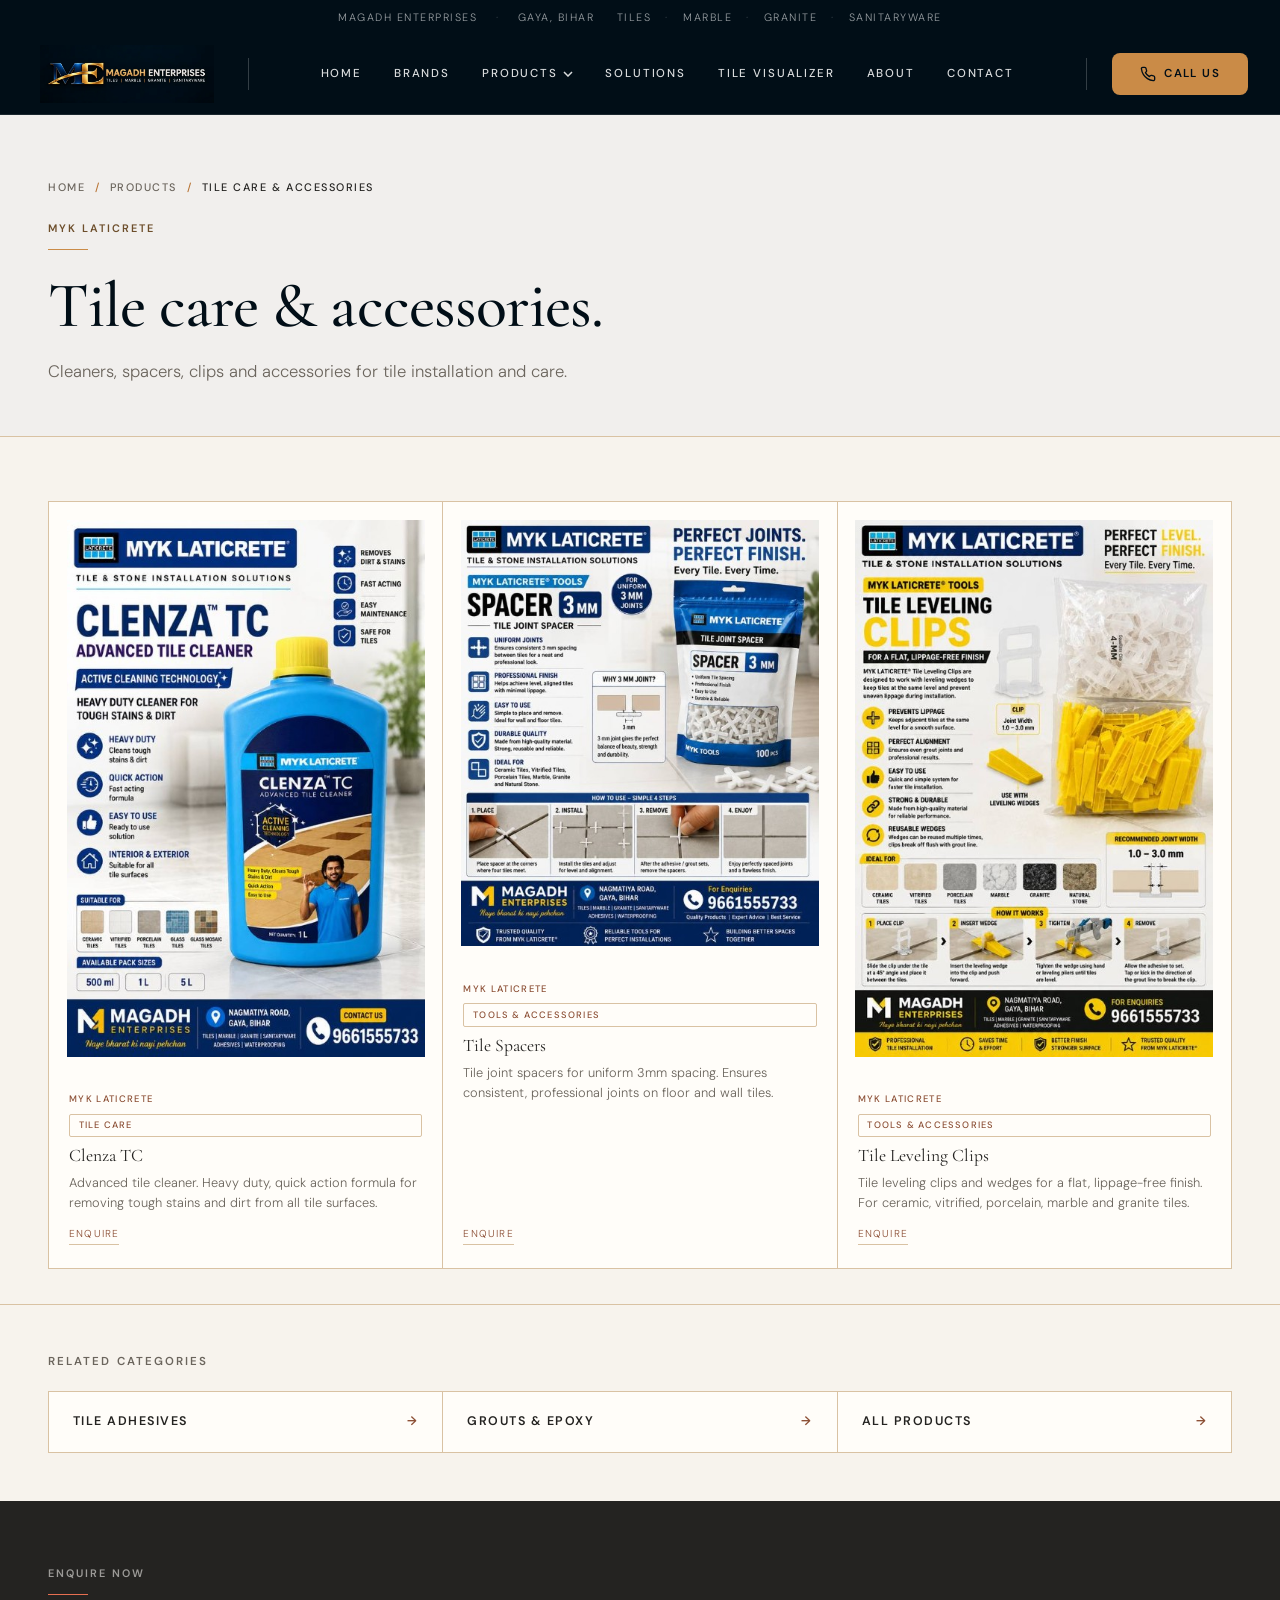
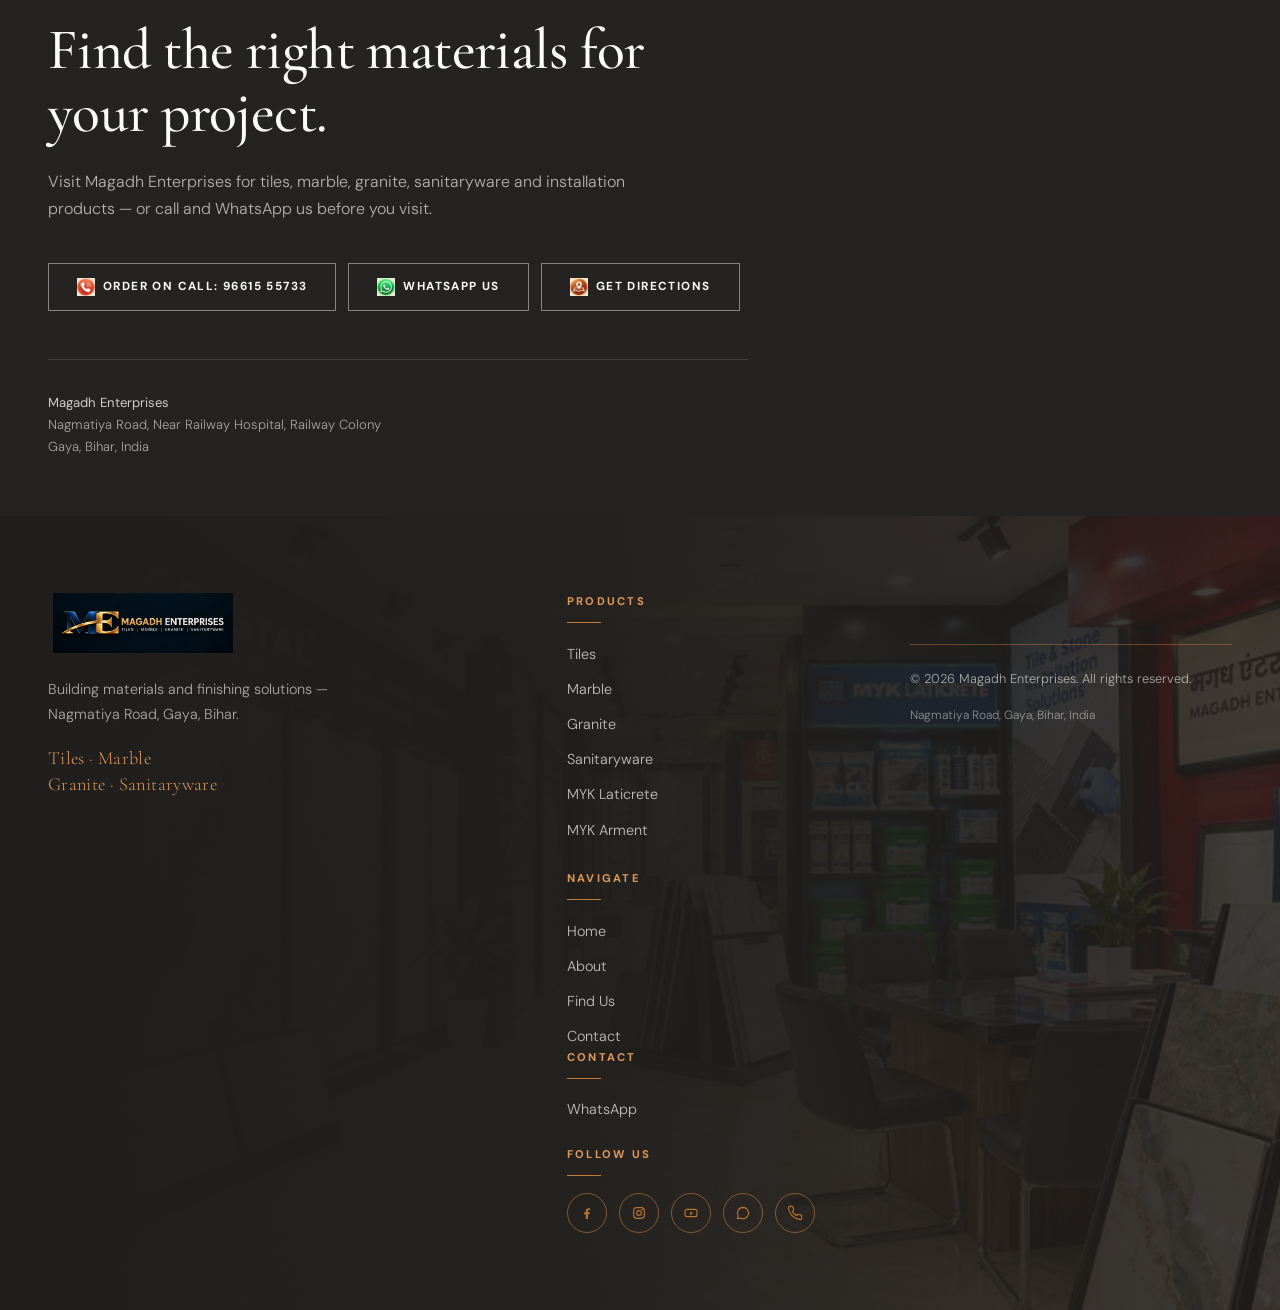
<file: tile-care.html>
<!DOCTYPE html>
<html lang="en">
<head>
<meta charset="UTF-8">
<meta name="viewport" content="width=device-width, initial-scale=1, viewport-fit=cover">

<title>Magadh Enterprises | Tile Care &amp; Accessories</title>
<meta name="description" content="Tile care and installation accessories at Magadh Enterprises — Clenza TC cleaner, tile spacers and leveling clips in Gaya.">
<link rel="canonical" href="https://magadhenterprises.netlify.app/tile-care.html">
<meta name="theme-color" content="#010E17">
<meta name="robots" content="index, follow">
<meta name="google-adsense-account" content="ca-pub-2608310326412608">

<meta property="og:type" content="website">
<meta property="og:site_name" content="Magadh Enterprises">
<meta property="og:title" content="Magadh Enterprises | Tile Care &amp; Accessories">
<meta property="og:description" content="Tile cleaners, spacers and leveling accessories at Magadh Enterprises, Gaya, Bihar.">
<meta property="og:url" content="https://magadhenterprises.netlify.app/tile-care.html">
<meta property="og:image" content="https://magadhenterprises.netlify.app/assets/images/showroom/hero-showroom.jpg">
<meta property="og:locale" content="en_IN">

<link rel="icon" href="/favicon.ico" sizes="any">
<link rel="icon" href="/favicon-32x32.png" sizes="32x32" type="image/png">
<link rel="apple-touch-icon" href="/apple-touch-icon.png" sizes="180x180">
<link rel="manifest" href="/manifest.webmanifest">

<link rel="preconnect" href="https://fonts.googleapis.com">
<link rel="preconnect" href="https://fonts.gstatic.com" crossorigin>
<link href="https://fonts.googleapis.com/css2?family=Cormorant+Garamond:ital,wght@0,300;0,400;0,500;0,600;1,300;1,400&family=DM+Sans:ital,opsz,wght@0,9..40,300;0,9..40,400;0,9..40,500;0,9..40,600;0,9..40,700;1,9..40,300;1,9..40,400;1,9..40,500;1,9..40,600;1,9..40,700&display=swap" rel="stylesheet">

<link rel="stylesheet" href="assets/css/styles.css">
</head>

<body>
<a class="skip-link" href="#main">Skip to content</a>

<aside class="topbar" aria-label="Business summary">
  MAGADH ENTERPRISES &nbsp;<span>·</span>&nbsp; GAYA, BIHAR
  &nbsp;&nbsp;&nbsp;
  TILES <span>·</span> MARBLE <span>·</span> GRANITE <span>·</span> SANITARYWARE
</aside>

<header class="site-header" id="site-header">
  <div class="container">
    <div class="header-inner">
      <a href="index.html" class="brand logo-brand" aria-label="Magadh Enterprises — home">
        <picture><source srcset="assets/images/branding/logo-640.webp" type="image/webp"><img src="assets/images/branding/logo.png"
           width="190" height="64"
              alt="Magadh Enterprises - Tiles, Marble, Granite &amp; Sanitaryware" class="header-logo"></picture>
      </a>

      <span class="nav-separator" aria-hidden="true"></span>

      <nav class="site-nav" aria-label="Primary">
        <a href="index.html" class="nav-link">Home</a>
        <a href="index.html#about" class="nav-link">Brands</a>
        <div class="nav-item has-dropdown">
          <button class="nav-link nav-dropdown-toggle" type="button"
                  aria-expanded="false" aria-controls="products-mega">
            Products
            <svg class="nav-caret" width="10" height="6" viewBox="0 0 10 6" fill="none" stroke="currentColor" stroke-width="1.5" aria-hidden="true"><path d="M1 1l4 4 4-4"/></svg>
          </button>
          <div class="mega-menu" id="products-mega" hidden>
            <div class="mega-menu-inner">
              <div class="mega-col">
                <a href="tiles.html" class="mega-item">
                  <span class="mega-thumb"><img src="assets/images/tiles/tiles-cat-640.jpg" alt="" loading="lazy"></span>
                  <span class="mega-name">Tiles</span>
                  <svg class="mega-arrow" viewBox="0 0 16 10" fill="none" stroke="currentColor" stroke-width="1.2" aria-hidden="true"><path d="M0.6 5h13.2"/><path d="M10.2 1.2 14.4 5l-4.2 3.8"/></svg>
                </a>
                <a href="marble-granite.html#marble" class="mega-item">
                  <span class="mega-thumb"><img src="assets/images/marble/marble-cat-640.jpg" alt="" loading="lazy"></span>
                  <span class="mega-name">Marble</span>
                  <svg class="mega-arrow" viewBox="0 0 16 10" fill="none" stroke="currentColor" stroke-width="1.2" aria-hidden="true"><path d="M0.6 5h13.2"/><path d="M10.2 1.2 14.4 5l-4.2 3.8"/></svg>
                </a>
                <a href="marble-granite.html#granite" class="mega-item">
                  <span class="mega-thumb"><img src="assets/images/granite/granite-cat-640.jpg" alt="" loading="lazy"></span>
                  <span class="mega-name">Granite</span>
                  <svg class="mega-arrow" viewBox="0 0 16 10" fill="none" stroke="currentColor" stroke-width="1.2" aria-hidden="true"><path d="M0.6 5h13.2"/><path d="M10.2 1.2 14.4 5l-4.2 3.8"/></svg>
                </a>
                <a href="sanitaryware.html" class="mega-item">
                  <span class="mega-thumb"><picture><source srcset="assets/images/visual/Bathroom%20Solution-1200.webp" type="image/webp"><img src="assets/images/visual/Bathroom%20Solution.png" alt="" loading="lazy"></picture></span>
                  <span class="mega-name">Sanitaryware</span>
                  <svg class="mega-arrow" viewBox="0 0 16 10" fill="none" stroke="currentColor" stroke-width="1.2" aria-hidden="true"><path d="M0.6 5h13.2"/><path d="M10.2 1.2 14.4 5l-4.2 3.8"/></svg>
                </a>
              </div>
              <div class="mega-col">
                <a href="tile-adhesives.html" class="mega-item">
                  <span class="mega-thumb"><img src="assets/images/laticrete/latafix-305-480.jpg" alt="" loading="lazy"></span>
                  <span class="mega-name">Tile Adhesives</span>
                  <svg class="mega-arrow" viewBox="0 0 16 10" fill="none" stroke="currentColor" stroke-width="1.2" aria-hidden="true"><path d="M0.6 5h13.2"/><path d="M10.2 1.2 14.4 5l-4.2 3.8"/></svg>
                </a>
                <a href="grouts-epoxy.html" class="mega-item">
                  <span class="mega-thumb"><img src="assets/images/laticrete/latapoxy-480.jpg" alt="" loading="lazy"></span>
                  <span class="mega-name">Grouts &amp; Epoxy</span>
                  <svg class="mega-arrow" viewBox="0 0 16 10" fill="none" stroke="currentColor" stroke-width="1.2" aria-hidden="true"><path d="M0.6 5h13.2"/><path d="M10.2 1.2 14.4 5l-4.2 3.8"/></svg>
                </a>
                <a href="waterproofing.html" class="mega-item">
                  <span class="mega-thumb"><img src="assets/images/arment/aquaarm-proof-wp10-480.jpg" alt="" loading="lazy"></span>
                  <span class="mega-name">Waterproofing</span>
                  <svg class="mega-arrow" viewBox="0 0 16 10" fill="none" stroke="currentColor" stroke-width="1.2" aria-hidden="true"><path d="M0.6 5h13.2"/><path d="M10.2 1.2 14.4 5l-4.2 3.8"/></svg>
                </a>
                <a href="tile-care.html" class="mega-item">
                  <span class="mega-thumb"><img src="assets/images/laticrete/clenza-tc-480.jpg" alt="" loading="lazy"></span>
                  <span class="mega-name">Tile Care &amp; Accessories</span>
                  <svg class="mega-arrow" viewBox="0 0 16 10" fill="none" stroke="currentColor" stroke-width="1.2" aria-hidden="true"><path d="M0.6 5h13.2"/><path d="M10.2 1.2 14.4 5l-4.2 3.8"/></svg>
                </a>
              </div>
            </div>
          </div>
        </div>
        <a href="index.html#what-we-do" class="nav-link">Solutions</a>
        <a href="tile-visualizer.html" class="nav-link">Tile Visualizer</a>
        <a href="index.html#trust" class="nav-link">About</a>
        <a href="index.html#contact" class="nav-link">Contact</a>
      </nav>

      <span class="nav-separator" aria-hidden="true"></span>

      <div class="header-actions">
        <a href="tel:+919661555733" class="nav-cta btn" aria-label="Call Us">
          <svg class="nav-cta-icon" width="16" height="16" viewBox="0 0 24 24" fill="none" stroke="currentColor" stroke-width="2" stroke-linecap="round" stroke-linejoin="round" aria-hidden="true"><path d="M22 16.92v3a2 2 0 0 1-2.18 2 19.79 19.79 0 0 1-8.63-3.07 19.5 19.5 0 0 1-6-6 19.79 19.79 0 0 1-3.07-8.67A2 2 0 0 1 4.11 2h3a2 2 0 0 1 2 1.72 12.84 12.84 0 0 0 .7 2.81 2 2 0 0 1-.45 2.11L8.09 9.91a16 16 0 0 0 6 6l1.27-1.27a2 2 0 0 1 2.11-.45 12.84 12.84 0 0 0 2.81.7A2 2 0 0 1 22 16.92z"/></svg>
          Call Us
        </a>
        <button class="hamburger" id="hamburger" type="button"
                aria-label="Open menu" aria-controls="mobile-nav" aria-expanded="false">
          <span></span><span></span><span></span>
        </button>
      </div>
    </div>
  </div>
</header>

<nav class="mobile-nav" id="mobile-nav" aria-label="Mobile" inert>
  <button class="mobile-nav-close" id="mobile-nav-close" type="button" aria-label="Close menu">
    <svg width="24" height="24" viewBox="0 0 24 24" fill="none" stroke="currentColor" stroke-width="2" stroke-linecap="round" aria-hidden="true"><path d="M18 6 6 18M6 6l12 12"/></svg>
  </button>
  <div class="mobile-nav-content">
    <a href="index.html" class="mobile-link">Home</a>
    <a href="index.html#about" class="mobile-link">Brands</a>
<div class="mobile-nav-group">
      <button class="mobile-link mobile-nav-toggle" type="button" aria-expanded="false"
aria-controls="mobile-products">
        Products
        <svg class="mobile-nav-caret" width="12" height="8" viewBox="0 0 12 8" fill="none" stroke="currentColor" stroke-width="1.5" aria-hidden="true"><path d="M1 1l5 5 5-5"/></svg>
      </button>
      <div class="mobile-nav-submenu" id="mobile-products" hidden>
        <a href="tiles.html" class="mobile-sublink">Tiles</a>
        <a href="marble-granite.html#marble" class="mobile-sublink">Marble</a>
        <a href="marble-granite.html#granite" class="mobile-sublink">Granite</a>
        <a href="sanitaryware.html" class="mobile-sublink">Sanitaryware</a>
        <a href="tile-adhesives.html" class="mobile-sublink">Tile Adhesives</a>
        <a href="grouts-epoxy.html" class="mobile-sublink">Grouts &amp; Epoxy</a>
        <a href="waterproofing.html" class="mobile-sublink">Waterproofing</a>
        <a href="tile-care.html" class="mobile-sublink">Tile Care &amp; Accessories</a>
      </div>
    </div>
    <a href="index.html#what-we-do" class="mobile-link">Solutions</a>
    <a href="tile-visualizer.html" class="mobile-link">Tile Visualizer</a>
    <a href="index.html#trust" class="mobile-link">About</a>
    <a href="index.html#contact" class="mobile-link">Contact</a>
  </div>
</nav>

<main id="main">

<section class="page-hero" aria-labelledby="page-title">
  <div class="container">
    <nav class="breadcrumb" aria-label="Breadcrumb">
      <a href="index.html">Home</a>
      <span aria-hidden="true">/</span>
      <a href="products.html">Products</a>
      <span aria-hidden="true">/</span>
      <span aria-current="page">Tile Care &amp; Accessories</span>
    </nav>
    <p class="t-label">MYK LATICRETE</p>
    <div class="divider"></div>
    <h1 id="page-title">Tile care &amp; accessories.</h1>
    <p class="t-body">Cleaners, spacers, clips and accessories for tile installation and care.</p>
  </div>
</section>

<section class="section" id="tile-care" aria-label="Tile care products">
  <div class="container">
    <div class="products-grid">

      <div class="product-card" data-category="tile-care">
        <div class="product-card-img">
          <img src="assets/images/laticrete/clenza-tc-480.jpg"
               alt="MYK Laticrete Clenza TC Advanced Tile Cleaner" loading="lazy" decoding="async"
                 srcset="assets/images/laticrete/clenza-tc-480.jpg 480w, assets/images/laticrete/clenza-tc.jpg 600w"
                 sizes="(max-width: 540px) 45vw, 340px"
                 width="480" height="720">
        </div>
        <div class="product-card-body">
          <p class="brand-tag">MYK Laticrete</p>
          <p class="purpose-tag">Tile Care</p>
          <h3 class="product-name">Clenza TC</h3>
          <p class="product-desc">Advanced tile cleaner. Heavy duty, quick action formula for removing tough stains and dirt from all tile surfaces.</p>
          <a href="tel:+919661555733" class="product-cta" data-wa="product" data-product="Clenza TC" aria-label="Enquire about Clenza TC on WhatsApp">Enquire</a>
        </div>
      </div>

      <div class="product-card" data-category="tools-accessories">
        <div class="product-card-img">
          <img src="assets/images/laticrete/tile-spacers-480.jpg"
               alt="MYK Laticrete Tile Joint Spacers 3mm" loading="lazy" decoding="async"
                 srcset="assets/images/laticrete/tile-spacers-480.jpg 480w, assets/images/laticrete/tile-spacers-720.jpg 720w, assets/images/laticrete/tile-spacers.jpg 755w"
                 sizes="(max-width: 540px) 45vw, 340px"
                 width="480" height="572">
        </div>
        <div class="product-card-body">
          <p class="brand-tag">MYK Laticrete</p>
          <p class="purpose-tag">Tools &amp; Accessories</p>
          <h3 class="product-name">Tile Spacers</h3>
          <p class="product-desc">Tile joint spacers for uniform 3mm spacing. Ensures consistent, professional joints on floor and wall tiles.</p>
          <a href="tel:+919661555733" class="product-cta" data-wa="product" data-product="Tile Spacers" aria-label="Enquire about Tile Spacers on WhatsApp">Enquire</a>
        </div>
      </div>

      <div class="product-card" data-category="tools-accessories">
        <div class="product-card-img">
          <img src="assets/images/laticrete/tile-leveling-clips-480.jpg"
               alt="MYK Laticrete Tile Leveling Clips and Wedges" loading="lazy" decoding="async"
                 srcset="assets/images/laticrete/tile-leveling-clips-480.jpg 480w, assets/images/laticrete/tile-leveling-clips.jpg 600w"
                 sizes="(max-width: 540px) 45vw, 340px"
                 width="480" height="720">
        </div>
        <div class="product-card-body">
          <p class="brand-tag">MYK Laticrete</p>
          <p class="purpose-tag">Tools &amp; Accessories</p>
          <h3 class="product-name">Tile Leveling Clips</h3>
          <p class="product-desc">Tile leveling clips and wedges for a flat, lippage-free finish. For ceramic, vitrified, porcelain, marble and granite tiles.</p>
          <a href="tel:+919661555733" class="product-cta" data-wa="product" data-product="Tile Leveling Clips" aria-label="Enquire about Tile Leveling Clips on WhatsApp">Enquire</a>
        </div>
      </div>

    </div>
  </div>
</section>

<section class="related-strip" aria-label="Related categories">
  <div class="container">
    <h2>RELATED CATEGORIES</h2>
    <div class="related-list">
      <a class="related-item" href="tile-adhesives.html"><span>Tile Adhesives</span><span aria-hidden="true">→</span></a>
      <a class="related-item" href="grouts-epoxy.html"><span>Grouts &amp; Epoxy</span><span aria-hidden="true">→</span></a>
      <a class="related-item" href="products.html"><span>All Products</span><span aria-hidden="true">→</span></a>
    </div>
  </div>
</section>

</main>

<!-- ENQUIRY CTA -->
<section class="cta-section" id="enquire" aria-labelledby="enquire-heading">
  <div class="container">
    <div class="cta-inner">
      <p class="t-label">Enquire Now</p>
      <div class="divider on-dark"></div>
      <h2 class="t-h2" id="enquire-heading">Find the right materials for your project.</h2>
      <p class="t-body">Visit Magadh Enterprises for tiles, marble, granite, sanitaryware and installation products — or call and WhatsApp us before you visit.</p>
      <div class="cta-buttons">
        <a href="tel:+919661555733" class="btn btn-light"><picture><source srcset="assets/images/social/call-168.webp" type="image/webp"><img class="btn-icon" src="assets/images/social/call.png" alt="" width="18" height="18" loading="lazy" decoding="async"></picture>Order on Call: 96615&nbsp;55733</a>
        <a href="https://wa.me/919661555733" class="btn btn-light" data-wa="general" rel="noopener" aria-label="Contact Magadh Enterprises on WhatsApp"><picture><source srcset="assets/images/social/whatsapp-168.webp" type="image/webp"><img class="btn-icon" src="assets/images/social/whatsapp.png" alt="" width="18" height="18" loading="lazy" decoding="async"></picture>WhatsApp Us</a>
        <a href="https://maps.app.goo.gl/x1hzBJcJXmrhhHgs7" target="_blank" rel="noopener" class="btn btn-light"><picture><source srcset="assets/images/social/location-168.webp" type="image/webp"><img class="btn-icon" src="assets/images/social/location.png" alt="" width="18" height="18" loading="lazy" decoding="async"></picture>Get Directions</a>
      </div>
      <div class="cta-address-block">
        <address class="cta-address">
            <strong>Magadh Enterprises</strong><br>
          Nagmatiya Road, Near Railway Hospital, Railway Colony<br>
          Gaya, Bihar, India
        </address>
      </div>
    </div>
  </div>
</section>

<!-- FOOTER -->
<footer class="site-footer">
  <div class="container">
    <div class="footer-grid">
      <div class="footer-brand">
        <picture><source srcset="assets/images/branding/logo-640.webp" type="image/webp"><img src="assets/images/branding/logo.png"
              width="190" height="64"
             alt="Magadh Enterprises - Tiles, Marble, Granite &amp; Sanitaryware" class="footer-logo" loading="lazy" decoding="async"></picture>
        <p class="brand-desc">Building materials and finishing solutions — Nagmatiya Road, Gaya, Bihar.</p>
        <p class="footer-tagline">Tiles &middot; Marble<br>Granite &middot; Sanitaryware</p>
      </div>
      <div class="footer-col footer-col--links"><div class="footer-group"><h3>Products</h3>
        <ul>
          <li><a href="tiles.html">Tiles</a></li>
          <li><a href="marble-granite.html#marble">Marble</a></li>
          <li><a href="marble-granite.html#granite">Granite</a></li>
          <li><a href="sanitaryware.html">Sanitaryware</a></li>
          <li><a href="tile-adhesives.html">MYK Laticrete</a></li>
          <li><a href="waterproofing.html">MYK Arment</a></li>
        </ul></div><div class="footer-group"><h3>Navigate</h3>
        <ul>
          <li><a href="index.html">Home</a></li>
          <li><a href="index.html#about">About</a></li>
          <li><a href="index.html#find-us">Find Us</a></li>
          <li><a href="#enquire">Contact</a></li>
        </ul>
      </div>
      <div class="footer-col">
        <h3>Contact</h3>
        <ul>
          <li><a href="https://wa.me/919661555733" data-wa="visit"
rel="noopener" aria-label="Contact Magadh Enterprises on WhatsApp">WhatsApp</a></li>
        </ul>
        <h3 class="spaced">Follow Us</h3>
        <div class="social-links">
          <a href="https://www.facebook.com/profile.php?id=61593836797469" target="_blank" rel="noopener noreferrer" aria-label="Facebook">
            <svg width="16" height="16" viewBox="0 0 24 24" fill="currentColor" aria-hidden="true" focusable="false"><path d="M13.5 21v-7h2.4l.6-3h-3V9.1c0-.9.3-1.6 1.7-1.6h1.4V4.8c-.3 0-1.3-.1-2.4-.1-2.4 0-4 1.4-4 4V11H7.5v3h2.7v7h3.3z"/></svg>
          </a>
          <a href="https://www.instagram.com/magadh.home/" target="_blank" rel="noopener noreferrer" aria-label="Instagram">
            <svg width="16" height="16" viewBox="0 0 24 24" fill="none" stroke="currentColor" stroke-width="1.7" aria-hidden="true" focusable="false"><rect x="4" y="4" width="16" height="16" rx="4.5"/><circle cx="12" cy="12" r="3.6"/><circle cx="16.8" cy="7.2" r="1.1" fill="currentColor" stroke="none"/></svg>
          </a>
          <a href="https://www.youtube.com/channel/UCH4h26FJVHBCyzo5ydk17tg" target="_blank" rel="noopener noreferrer" aria-label="YouTube">
            <svg width="16" height="16" viewBox="0 0 24 24" fill="none" stroke="currentColor" stroke-width="1.7" aria-hidden="true" focusable="false"><rect x="3" y="6.5" width="18" height="11" rx="3"/><path d="M10.5 9.8l4.5 2.7-4.5 2.7z" fill="currentColor" stroke="none"/></svg>
          </a>
          <a href="https://wa.me/919661555733" data-wa="visit" rel="noopener noreferrer" aria-label="WhatsApp">
            <svg width="16" height="16" viewBox="0 0 24 24" fill="none" stroke="currentColor" stroke-width="1.7" stroke-linecap="round" stroke-linejoin="round" aria-hidden="true" focusable="false"><path d="M12 3.5a8.5 8.5 0 0 0-7.3 12.8L3.5 20.5l4.3-1.1A8.5 8.5 0 1 0 12 3.5z"/></svg>
          </a>
          <a href="tel:+919661555733" aria-label="Call us">
            <svg width="16" height="16" viewBox="0 0 24 24" fill="none" stroke="currentColor" stroke-width="1.7" stroke-linecap="round" stroke-linejoin="round" aria-hidden="true" focusable="false"><path d="M22 16.92v3a2 2 0 0 1-2.18 2 19.79 19.79 0 0 1-8.63-3.07 19.5 19.5 0 0 1-6-6 19.79 19.79 0 0 1-3.07-8.67A2 2 0 0 1 4.11 2h3a2 2 0 0 1 2 1.72 12.84 12.84 0 0 0 .7 2.81 2 2 0 0 1-.45 2.11L8.09 9.91a16 16 0 0 0 6 6l1.27-1.27a2 2 0 0 1 2.11-.45 12.84 12.84 0 0 0 2.81.7A2 2 0 0 1 22 16.92z"/></svg>
          </a>
        </div>
      </div>
    </div>
    <div class="footer-bottom">
      <p>&copy; <span data-current-year>2026</span> Magadh Enterprises. All rights reserved.</p>
      <p class="footer-address">Nagmatiya Road, Gaya, Bihar, India</p>
    </div>
  </div>
</footer>

<script src="assets/js/config.js" defer></script>
<script src="assets/js/products.js" defer></script>
<script src="assets/js/catalogue.js" defer></script>
<script src="assets/js/main.js" defer></script>
<script src="assets/js/ads.js" defer></script>
</body>
</html>
</file>
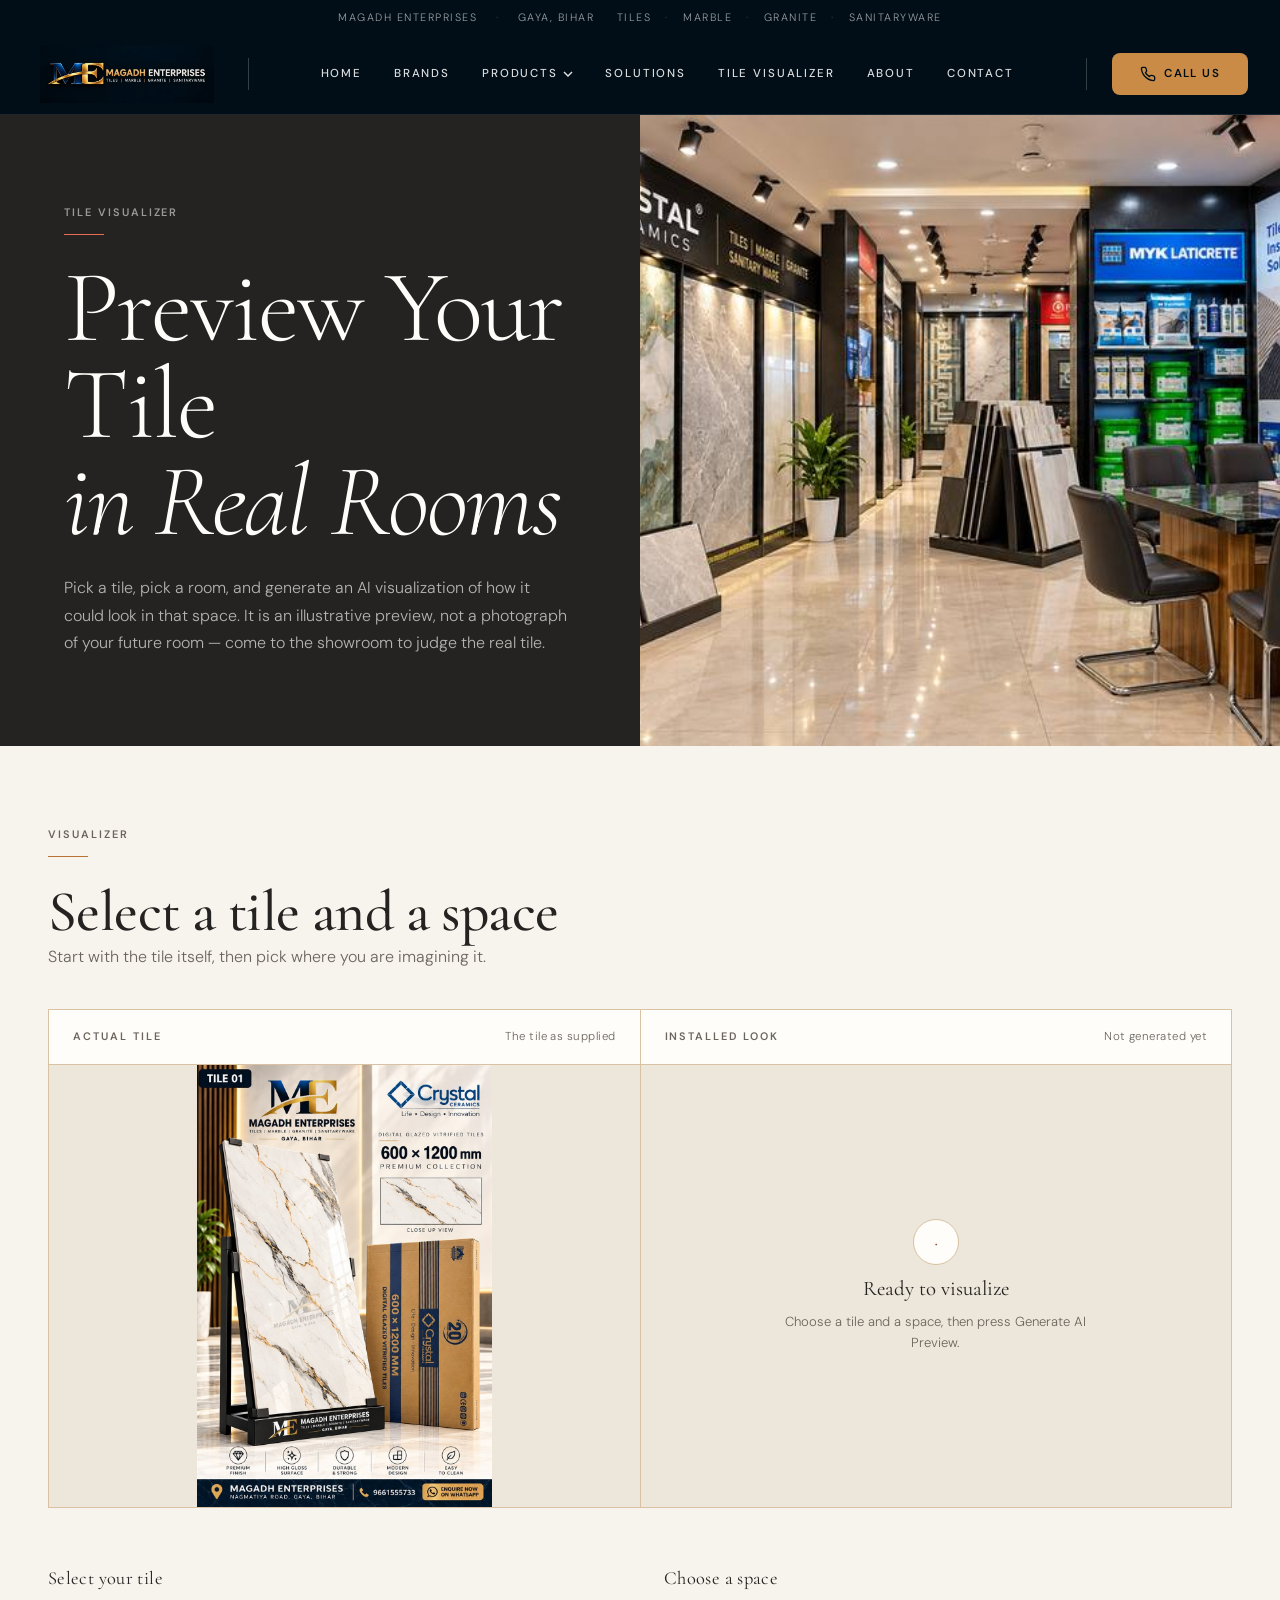
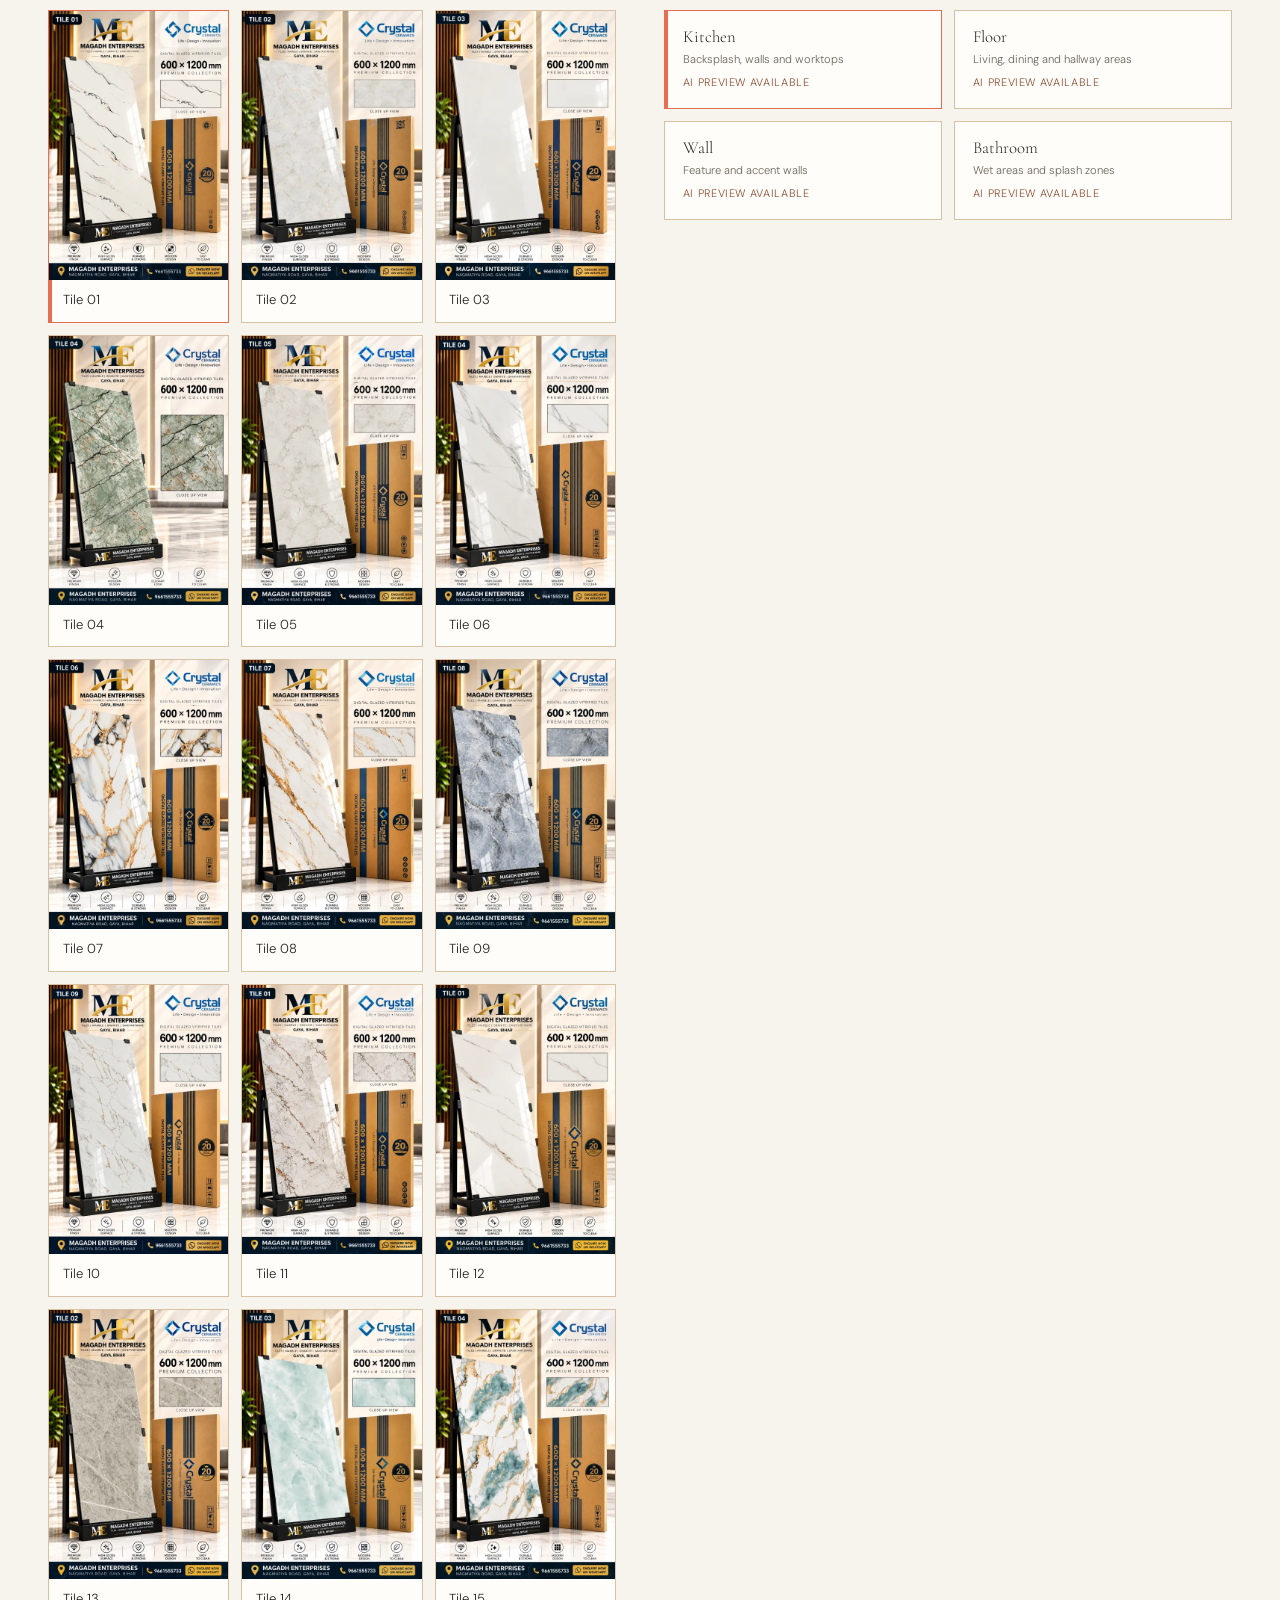
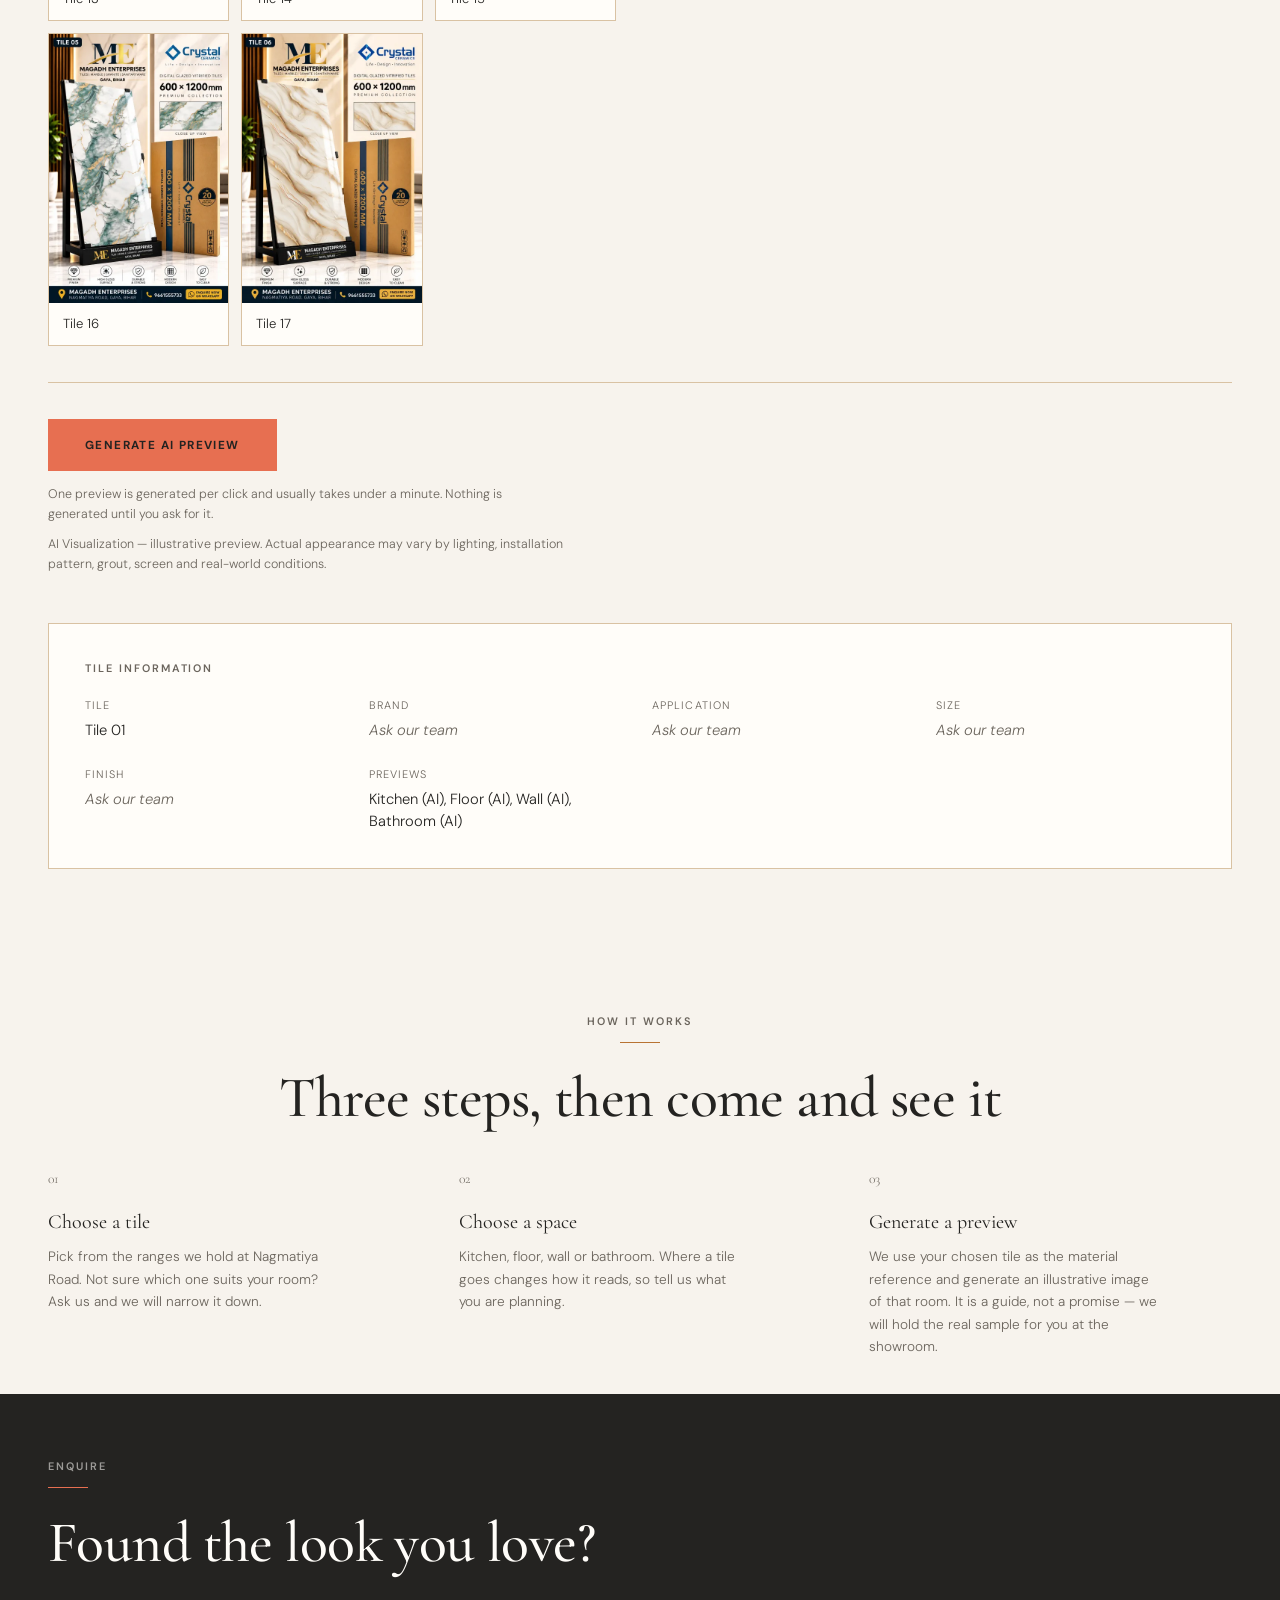
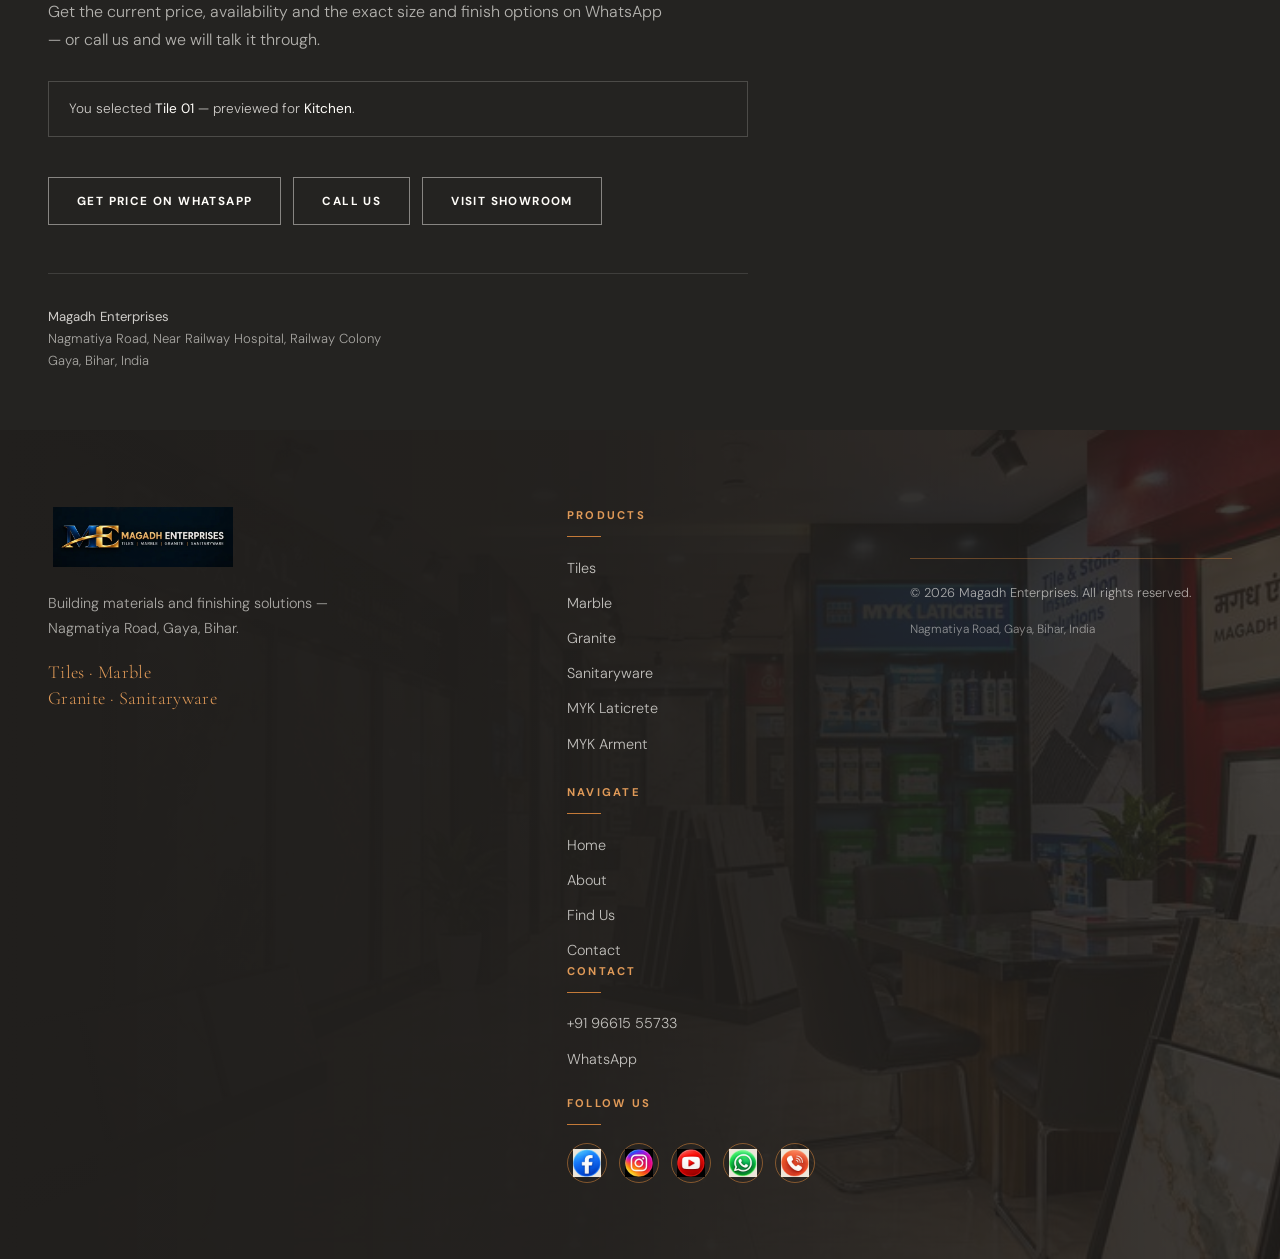
<file: tile-visualizer.html>
<!DOCTYPE html>
<html lang="en-IN">
<head>
<meta charset="UTF-8">
<meta name="viewport" content="width=device-width, initial-scale=1, viewport-fit=cover">

<title>AI Tile Visualizer — Preview a Tile in Real Rooms | Magadh Enterprises, Gaya</title>
<meta name="description" content="Choose a tile and a room at Magadh Enterprises, Gaya, and generate an AI visualization of how it could look. Illustrative preview only — visit the showroom to see the real tile.">

<link rel="canonical" href="https://magadhenterprises.netlify.app/tile-visualizer">
<meta name="theme-color" content="#E76F51">
<meta name="robots" content="index, follow">
<meta name="google-adsense-account" content="ca-pub-2608310326412608">

<meta property="og:type" content="website">
<meta property="og:site_name" content="Magadh Enterprises">
<meta property="og:title" content="AI Tile Visualizer — Preview a Tile in Real Rooms | Magadh Enterprises">
<meta property="og:description" content="Choose a tile and a room, and generate an illustrative AI visualization of how it could look. Not an exact representation — visit the showroom to see the real tile.">
<meta property="og:url" content="https://magadhenterprises.netlify.app/tile-visualizer">
<meta property="og:image" content="https://magadhenterprises.netlify.app/assets/images/showroom/hero-showroom.jpg">
<meta property="og:image:alt" content="Magadh Enterprises showroom interior with tile and marble displays">
<meta property="og:locale" content="en_IN">

<meta name="twitter:card" content="summary_large_image">
<meta name="twitter:title" content="AI Tile Visualizer — Preview a Tile in Real Rooms | Magadh Enterprises">
<meta name="twitter:description" content="Choose a tile and a room, and generate an illustrative AI visualization of how it could look. Not an exact representation — visit the showroom to see the real tile.">
<meta name="twitter:image" content="https://magadhenterprises.netlify.app/assets/images/showroom/hero-showroom.jpg">
<meta name="twitter:image:alt" content="Magadh Enterprises showroom interior with tile and marble displays">

<!-- Favicon and PWA icons. Identical block to index.html, all generated from
     the supplied brand mark at the project root. -->
<link rel="icon" href="/favicon.ico" sizes="any">
<link rel="icon" href="/favicon-16x16.png" sizes="16x16" type="image/png">
<link rel="icon" href="/favicon-32x32.png" sizes="32x32" type="image/png">
<link rel="apple-touch-icon" href="/apple-touch-icon.png" sizes="180x180">
<link rel="icon" href="/icon-192.png" sizes="192x192" type="image/png">
<link rel="icon" href="/icon-512.png" sizes="512x512" type="image/png">
<link rel="manifest" href="/manifest.webmanifest">

<link rel="preconnect" href="https://fonts.googleapis.com">
<link rel="preconnect" href="https://fonts.gstatic.com" crossorigin>
<link href="https://fonts.googleapis.com/css2?family=Cormorant+Garamond:ital,wght@0,300;0,400;0,500;1,300;1,400&family=DM+Sans:ital,opsz,wght@0,9..40,300;0,9..40,400;0,9..40,500;1,9..40,300&display=swap" rel="stylesheet">

<link rel="preload" as="image" href="assets/images/showroom/hero-showroom.jpg" fetchpriority="high">
<link rel="preload" as="image" href="assets/images/tiles/collection/tile-01.jpg" fetchpriority="high">

<link rel="stylesheet" href="assets/css/styles.css">
<link rel="stylesheet" href="assets/css/tile-visualizer.css">
</head>

<body class="tv-page" id="tile-visualizer">
<a class="skip-link" href="#main">Skip to content</a>

<aside class="topbar" aria-label="Business summary">
  MAGADH ENTERPRISES &nbsp;<span>&middot;</span>&nbsp; GAYA, BIHAR
  &nbsp;&nbsp;&nbsp;
  TILES <span>&middot;</span> MARBLE <span>&middot;</span> GRANITE <span>&middot;</span> SANITARYWARE
</aside>

<header class="site-header" id="site-header">
  <div class="container">
    <div class="header-inner">
      <a href="index.html" class="brand logo-brand" aria-label="Magadh Enterprises â€” home">
        <picture><source srcset="assets/images/branding/logo-640.webp" type="image/webp"><img src="assets/images/branding/logo.png"
           width="190" height="64"
           alt="Magadh Enterprises - Tiles, Marble, Granite &amp; Sanitaryware" class="header-logo"></picture>
      </a>

      <span class="nav-separator" aria-hidden="true"></span>

      <nav class="site-nav" aria-label="Primary">
        <a href="index.html" class="nav-link">Home</a>
        <a href="index.html#about" class="nav-link">Brands</a>
        <div class="nav-item has-dropdown">
          <button class="nav-link nav-dropdown-toggle" type="button"
                  aria-expanded="false" aria-controls="products-mega">
            Products
            <svg class="nav-caret" width="10" height="6" viewBox="0 0 10 6" fill="none" stroke="currentColor" stroke-width="1.5" aria-hidden="true"><path d="M1 1l4 4 4-4"/></svg>
          </button>
          <div class="mega-menu" id="products-mega" hidden>
            <div class="mega-menu-inner">
              <div class="mega-col">
                <a href="tiles.html" class="mega-item">
                  <span class="mega-thumb"><img src="assets/images/tiles/tiles-cat-640.jpg" alt="" loading="lazy"></span>
                  <span class="mega-name">Tiles</span>
                  <svg class="mega-arrow" viewBox="0 0 16 10" fill="none" stroke="currentColor" stroke-width="1.2" aria-hidden="true"><path d="M0.6 5h13.2"/><path d="M10.2 1.2 14.4 5l-4.2 3.8"/></svg>
                </a>
                <a href="marble-granite.html#marble" class="mega-item">
                  <span class="mega-thumb"><img src="assets/images/marble/marble-cat-640.jpg" alt="" loading="lazy"></span>
                  <span class="mega-name">Marble</span>
                  <svg class="mega-arrow" viewBox="0 0 16 10" fill="none" stroke="currentColor" stroke-width="1.2" aria-hidden="true"><path d="M0.6 5h13.2"/><path d="M10.2 1.2 14.4 5l-4.2 3.8"/></svg>
                </a>
                <a href="marble-granite.html#granite" class="mega-item">
                  <span class="mega-thumb"><img src="assets/images/granite/granite-cat-640.jpg" alt="" loading="lazy"></span>
                  <span class="mega-name">Granite</span>
                  <svg class="mega-arrow" viewBox="0 0 16 10" fill="none" stroke="currentColor" stroke-width="1.2" aria-hidden="true"><path d="M0.6 5h13.2"/><path d="M10.2 1.2 14.4 5l-4.2 3.8"/></svg>
                </a>
                <a href="sanitaryware.html" class="mega-item">
                  <span class="mega-thumb"><picture><source srcset="assets/images/visual/Bathroom%20Solution-1200.webp" type="image/webp"><img src="assets/images/visual/Bathroom%20Solution.png" alt="" loading="lazy"></picture></span>
                  <span class="mega-name">Sanitaryware</span>
                  <svg class="mega-arrow" viewBox="0 0 16 10" fill="none" stroke="currentColor" stroke-width="1.2" aria-hidden="true"><path d="M0.6 5h13.2"/><path d="M10.2 1.2 14.4 5l-4.2 3.8"/></svg>
                </a>
              </div>
              <div class="mega-col">
                <a href="tile-adhesives.html" class="mega-item">
                  <span class="mega-thumb"><img src="assets/images/laticrete/latafix-305-480.jpg" alt="" loading="lazy"></span>
                  <span class="mega-name">Tile Adhesives</span>
                  <svg class="mega-arrow" viewBox="0 0 16 10" fill="none" stroke="currentColor" stroke-width="1.2" aria-hidden="true"><path d="M0.6 5h13.2"/><path d="M10.2 1.2 14.4 5l-4.2 3.8"/></svg>
                </a>
                <a href="grouts-epoxy.html" class="mega-item">
                  <span class="mega-thumb"><img src="assets/images/laticrete/latapoxy-480.jpg" alt="" loading="lazy"></span>
                  <span class="mega-name">Grouts &amp; Epoxy</span>
                  <svg class="mega-arrow" viewBox="0 0 16 10" fill="none" stroke="currentColor" stroke-width="1.2" aria-hidden="true"><path d="M0.6 5h13.2"/><path d="M10.2 1.2 14.4 5l-4.2 3.8"/></svg>
                </a>
                <a href="waterproofing.html" class="mega-item">
                  <span class="mega-thumb"><img src="assets/images/arment/aquaarm-proof-wp10-480.jpg" alt="" loading="lazy"></span>
                  <span class="mega-name">Waterproofing</span>
                  <svg class="mega-arrow" viewBox="0 0 16 10" fill="none" stroke="currentColor" stroke-width="1.2" aria-hidden="true"><path d="M0.6 5h13.2"/><path d="M10.2 1.2 14.4 5l-4.2 3.8"/></svg>
                </a>
                <a href="tile-care.html" class="mega-item">
                  <span class="mega-thumb"><img src="assets/images/laticrete/clenza-tc-480.jpg" alt="" loading="lazy"></span>
                  <span class="mega-name">Tile Care &amp; Accessories</span>
                  <svg class="mega-arrow" viewBox="0 0 16 10" fill="none" stroke="currentColor" stroke-width="1.2" aria-hidden="true"><path d="M0.6 5h13.2"/><path d="M10.2 1.2 14.4 5l-4.2 3.8"/></svg>
                </a>
              </div>
            </div>
          </div>
        </div>
        <a href="index.html#what-we-do" class="nav-link">Solutions</a>
        <a href="tile-visualizer.html" class="nav-link" aria-current="page">Tile Visualizer</a>
        <a href="index.html#trust" class="nav-link">About</a>
        <a href="index.html#contact" class="nav-link">Contact</a>
      </nav>

      <span class="nav-separator" aria-hidden="true"></span>

      <div class="header-actions">
        <a href="tel:+919661555733" class="nav-cta btn" aria-label="Call Us">
          <svg class="nav-cta-icon" width="16" height="16" viewBox="0 0 24 24" fill="none" stroke="currentColor" stroke-width="2" stroke-linecap="round" stroke-linejoin="round" aria-hidden="true"><path d="M22 16.92v3a2 2 0 0 1-2.18 2 19.79 19.79 0 0 1-8.63-3.07 19.5 19.5 0 0 1-6-6 19.79 19.79 0 0 1-3.07-8.67A2 2 0 0 1 4.11 2h3a2 2 0 0 1 2 1.72 12.84 12.84 0 0 0 .7 2.81 2 2 0 0 1-.45 2.11L8.09 9.91a16 16 0 0 0 6 6l1.27-1.27a2 2 0 0 1 2.11-.45 12.84 12.84 0 0 0 2.81.7A2 2 0 0 1 22 16.92z"/></svg>
          Call Us
        </a>
        <button class="hamburger" id="hamburger" type="button"
                aria-label="Open menu" aria-controls="mobile-nav" aria-expanded="false">
          <span></span><span></span><span></span>
        </button>
      </div>
    </div>
  </div>
</header>

<nav class="mobile-nav" id="mobile-nav" aria-label="Mobile" inert>
  <button class="mobile-nav-close" id="mobile-nav-close" type="button" aria-label="Close menu">
    <svg width="24" height="24" viewBox="0 0 24 24" fill="none" stroke="currentColor" stroke-width="2" stroke-linecap="round" aria-hidden="true"><path d="M18 6 6 18M6 6l12 12"/></svg>
  </button>
  <div class="mobile-nav-content">
    <a href="index.html" class="mobile-link">Home</a>
    <a href="index.html#about" class="mobile-link">Brands</a>
<div class="mobile-nav-group">
      <button class="mobile-link mobile-nav-toggle" type="button" aria-expanded="false"
aria-controls="mobile-products">
        Products
        <svg class="mobile-nav-caret" width="12" height="8" viewBox="0 0 12 8" fill="none" stroke="currentColor" stroke-width="1.5" aria-hidden="true"><path d="M1 1l5 5 5-5"/></svg>
      </button>
      <div class="mobile-nav-submenu" id="mobile-products" hidden>
        <a href="tiles.html" class="mobile-sublink">Tiles</a>
        <a href="marble-granite.html#marble" class="mobile-sublink">Marble</a>
        <a href="marble-granite.html#granite" class="mobile-sublink">Granite</a>
        <a href="sanitaryware.html" class="mobile-sublink">Sanitaryware</a>
        <a href="tile-adhesives.html" class="mobile-sublink">Tile Adhesives</a>
        <a href="grouts-epoxy.html" class="mobile-sublink">Grouts &amp; Epoxy</a>
        <a href="waterproofing.html" class="mobile-sublink">Waterproofing</a>
        <a href="tile-care.html" class="mobile-sublink">Tile Care &amp; Accessories</a>
      </div>
    </div>
    <a href="index.html#what-we-do" class="mobile-link">Solutions</a>
    <a href="tile-visualizer.html" class="mobile-link" aria-current="page">Tile Visualizer</a>
    <a href="index.html#trust" class="mobile-link">About</a>
    <a href="index.html#contact" class="mobile-link">Contact</a>
  </div>
</nav>

<main id="main">

<!-- HERO -->
<section class="tv-hero" aria-labelledby="tv-hero-heading">
  <div class="tv-hero-text">
    <p class="t-label">Tile Visualizer</p>
    <div class="divider"></div>
    <h1 class="t-display" id="tv-hero-heading">Preview Your Tile<br><em>in Real Rooms</em></h1>
    <p class="t-body" style="margin-top:1.5rem">Pick a tile, pick a room, and generate an AI visualization of how it could look in that space. It is an illustrative preview, not a photograph of your future room &mdash; come to the showroom to judge the real tile.</p>
  </div>
  <div class="tv-hero-image">
    <img src="assets/images/showroom/hero-showroom.jpg" width="1200" height="800"
         alt="Magadh Enterprises showroom on Nagmatiya Road, Gaya, with tile and marble displays"
         fetchpriority="high" decoding="async">
  </div>
</section>

<!-- VISUALIZER STAGE -->
<section class="section tv-stage-wrap" id="visualizer" aria-labelledby="tv-stage-heading">
  <div class="container">
    <div class="section-header">
      <p class="t-label">Visualizer</p>
      <div class="divider"></div>
      <h2 class="t-h2" id="tv-stage-heading">Select a tile and a space</h2>
      <p class="t-body">Start with the tile itself, then pick where you are imagining it.</p>
    </div>

    <div class="tv-stage">
      <div class="tv-panel">
        <div class="tv-panel-head">
          <p class="t-label">Actual Tile</p>
          <p class="tv-panel-caption">The tile as supplied</p>
        </div>
        <div class="tv-panel-body">
          <img id="tv-actual-image" src="assets/images/tiles/collection/tile-01.jpg"
               alt="Tile 01 from the Magadh Enterprises tile range, Gaya"
               width="900" height="1350" decoding="async">
          <div class="tv-empty" id="tv-actual-fallback" hidden>
            <span class="tv-empty-mark" aria-hidden="true">&middot;</span>
            <p class="tv-empty-title">Photograph coming soon</p>
            <p class="tv-empty-note">We have not yet published a photograph of this tile. Our team can show it to you at the showroom.</p>
          </div>
        </div>
      </div>

      <div class="tv-panel">
        <div class="tv-panel-head">
          <p class="t-label">Installed Look</p>
          <p class="tv-panel-caption" id="tv-ai-status">Not generated yet</p>
        </div>
        <div class="tv-panel-body" id="tv-ai-body" aria-busy="false">
          <p class="visually-hidden" id="tv-ai-live" role="status" aria-live="polite">&nbsp;</p>

          <div class="tv-ai-state" id="tv-ai-idle">
            <span class="tv-empty-mark" aria-hidden="true">&middot;</span>
            <p class="tv-empty-title">Ready to visualize</p>
            <p class="tv-empty-note" id="tv-ai-idle-note">Choose a tile and a room, then press Generate AI Preview.</p>
          </div>

          <div class="tv-ai-state" id="tv-ai-loading" hidden>
            <span class="tv-spinner" aria-hidden="true"></span>
            <p class="tv-empty-title">Creating your visualization&hellip;</p>
            <p class="tv-empty-note">This usually takes under a minute. Please keep this page open.</p>
          </div>

          <div class="tv-ai-state" id="tv-ai-error" hidden>
            <p class="tv-empty-title">We could not create that preview</p>
            <p class="tv-empty-note" id="tv-ai-error-note">&nbsp;</p>
            <button type="button" class="btn btn-ghost" id="tv-ai-retry">Try Again</button>
          </div>

          <img id="tv-ai-image" alt="" width="1024" height="1024" hidden decoding="async">
          <p class="tv-ai-badge" id="tv-ai-badge" hidden>AI Visualization</p>
        </div>

        <div class="tv-ai-actions" id="tv-ai-actions" hidden>
          <div class="btn-row">
            <button type="button" class="btn btn-ghost" id="tv-ai-regenerate">Regenerate</button>
            <button type="button" class="btn btn-ghost" id="tv-ai-other-space">Try Another Space</button>
            <button type="button" class="btn btn-ghost" id="tv-ai-change-tile">Change Tile</button>
            <a href="#" class="btn btn-primary" id="tv-ai-whatsapp" rel="noopener">Get Price on WhatsApp</a>
          </div>
          <p class="tv-ai-disclaimer" id="tv-ai-disclaimer">&nbsp;</p>
        </div>
      </div>
    </div>

    <!-- CONTROLS -->
    <div class="tv-controls">
      <div class="tv-control-group">
        <h2 id="tv-tiles-label">Select your tile</h2>
        <div class="tv-tiles" id="tv-tiles" role="radiogroup" aria-labelledby="tv-tiles-label"></div>
      </div>

      <div class="tv-control-group">
        <h2 id="tv-spaces-label">Choose a space</h2>
        <div class="tv-spaces" id="tv-spaces" role="radiogroup" aria-labelledby="tv-spaces-label"></div>
      </div>
    </div>

    <!-- GENERATE -->
    <div class="tv-generate">
      <button type="button" class="btn btn-primary tv-generate-btn" id="tv-generate">Generate AI Preview</button>
      <p class="tv-generate-note" id="tv-generate-note">One preview is generated per click and usually takes under a minute. Nothing is generated until you ask for it.</p>
      <p class="tv-ai-note" id="tv-ai-note">&nbsp;</p>
    </div>

    <!-- TILE INFORMATION -->
    <div class="tv-info">
      <p class="t-label">Tile Information</p>
      <dl class="tv-info-grid" id="tv-info-grid"></dl>
    </div>
  </div>
</section>

<!-- HOW IT WORKS -->
<section class="section band-warm" aria-labelledby="tv-how-heading">
  <div class="container">
    <div class="section-header center">
      <p class="t-label">How It Works</p>
      <div class="divider center"></div>
      <h2 class="t-h2" id="tv-how-heading">Three steps, then come and see it</h2>
    </div>
    <div class="tv-steps">
      <div class="tv-step">
        <p class="tv-step-marker" aria-hidden="true">01</p>
        <h3>Choose a tile</h3>
        <p>Pick from the ranges we hold at Nagmatiya Road. Not sure which one suits your room? Ask us and we will narrow it down.</p>
      </div>
      <div class="tv-step">
        <p class="tv-step-marker" aria-hidden="true">02</p>
        <h3>Choose a space</h3>
        <p>Kitchen, floor, wall or bathroom. Where a tile goes changes how it reads, so tell us what you are planning.</p>
      </div>
      <div class="tv-step">
        <p class="tv-step-marker" aria-hidden="true">03</p>
        <h3>Generate a preview</h3>
        <p>We use your chosen tile as the material reference and generate an illustrative image of that room. It is a guide, not a promise &mdash; we will hold the real sample for you at the showroom.</p>
      </div>
    </div>
  </div>
</section>

<!-- ENQUIRY -->
<section class="cta-section tv-enquiry" id="tv-enquiry" aria-labelledby="tv-enquiry-heading">
  <div class="container">
    <div class="cta-inner">
      <p class="t-label">Enquire</p>
      <div class="divider"></div>
      <h2 class="t-h2" id="tv-enquiry-heading">Found the look you love?</h2>
      <p class="t-body">Get the current price, availability and the exact size and finish options on WhatsApp &mdash; or call us and we will talk it through.</p>
      <p class="tv-enquiry-selection" id="tv-enquiry-selection">&nbsp;</p>
      <div class="cta-buttons">
<a href="https://wa.me/919661555733" id="tv-whatsapp" data-wa="product"
data-product="Tiles Range" class="btn btn-light" rel="noopener" aria-label="Enquire about Tiles Range on WhatsApp">Get Price on WhatsApp</a>
        <a href="tel:+919661555733" class="btn btn-light">Call Us</a>
        <a href="index.html#find-us" class="btn btn-light">Visit Showroom</a>
      </div>
      <div class="cta-address-block">
        <address class="cta-address">
          <strong>Magadh Enterprises</strong><br>
          Nagmatiya Road, Near Railway Hospital, Railway Colony<br>
          Gaya, Bihar, India
        </address>
      </div>
    </div>
  </div>
</section>

</main>

<!-- FOOTER -->
<footer class="site-footer">
  <div class="container">
    <div class="footer-grid">
      <div class="footer-brand">
        <picture><source srcset="assets/images/branding/logo-640.webp" type="image/webp"><img src="assets/images/branding/logo.png" width="190" height="64"
             alt="Magadh Enterprises - Tiles, Marble, Granite &amp; Sanitaryware" class="footer-logo" loading="lazy" decoding="async"></picture>
        <p class="brand-desc">Building materials and finishing solutions &mdash; Nagmatiya Road, Gaya, Bihar.</p>
        <p class="footer-tagline">Tiles &middot; Marble<br>Granite &middot; Sanitaryware</p>
      </div>
      <div class="footer-col footer-col--links"><div class="footer-group"><h3>Products</h3>
        <ul>
          <li><a href="index.html#deals">Tiles</a></li>
          <li><a href="index.html#deals">Marble</a></li>
          <li><a href="index.html#deals">Granite</a></li>
          <li><a href="index.html#deals">Sanitaryware</a></li>
          <li><a href="tile-adhesives.html">MYK Laticrete</a></li>
          <li><a href="waterproofing.html">MYK Arment</a></li>
        </ul></div><div class="footer-group"><h3>Navigate</h3>
        <ul>
          <li><a href="index.html">Home</a></li>
          <li><a href="index.html#about">About</a></li>
          <li><a href="index.html#find-us">Find Us</a></li>
          <li><a href="index.html#contact">Contact</a></li>
        </ul>
      </div>
      <div class="footer-col">
        <h3>Contact</h3>
        <ul>
          <li><a href="tel:+919661555733">+91&nbsp;96615&nbsp;55733</a></li>
<li><a href="https://wa.me/919661555733" data-wa="visit"
rel="noopener" aria-label="Contact Magadh Enterprises on WhatsApp">WhatsApp</a></li>
        </ul>
        <h3 class="spaced">Follow Us</h3>
        <div class="social-links">
          <a href="https://www.facebook.com/profile.php?id=61593836797469" target="_blank" rel="noopener noreferrer" aria-label="Facebook">
            <picture><source srcset="assets/images/social/facebook-168.webp" type="image/webp"><img src="assets/images/social/facebook.png" alt="" width="28" height="28" loading="lazy" decoding="async"></picture>
          </a>
          <a href="https://www.instagram.com/magadh.home/" target="_blank" rel="noopener noreferrer" aria-label="Instagram">
            <picture><source srcset="assets/images/social/instagram-168.webp" type="image/webp"><img src="assets/images/social/instagram.png" alt="" width="28" height="28" loading="lazy" decoding="async"></picture>
          </a>
          <a href="https://www.youtube.com/channel/UCH4h26FJVHBCyzo5ydk17tg" target="_blank" rel="noopener noreferrer" aria-label="YouTube">
            <picture><source srcset="assets/images/social/youtube-168.webp" type="image/webp"><img src="assets/images/social/youtube.png" alt="" width="28" height="28" loading="lazy" decoding="async"></picture>
          </a>
          <a href="https://wa.me/919661555733" data-wa="visit" rel="noopener noreferrer" aria-label="WhatsApp">
            <picture><source srcset="assets/images/social/whatsapp-168.webp" type="image/webp"><img src="assets/images/social/whatsapp.png" alt="" width="28" height="28" loading="lazy" decoding="async"></picture>
          </a>
          <a href="tel:+919661555733" aria-label="Call us">
            <picture><source srcset="assets/images/social/call-168.webp" type="image/webp"><img src="assets/images/social/call.png" alt="" width="28" height="28" loading="lazy" decoding="async"></picture>
          </a>
        </div>
      </div>
    </div>
    <div class="footer-bottom">
      <p>&copy; <span data-current-year>2026</span> Magadh Enterprises. All rights reserved.</p>
      <p class="footer-address">Nagmatiya Road, Gaya, Bihar, India</p>
    </div>
  </div>
</footer>

<script src="assets/js/config.js" defer></script>
<script src="assets/js/main.js" defer></script>
<script src="assets/js/tile-data.js" defer></script>
<script src="assets/js/tile-visualizer.js" defer></script>
<script src="assets/js/ads.js" defer></script>
</body>
</html>
</file>
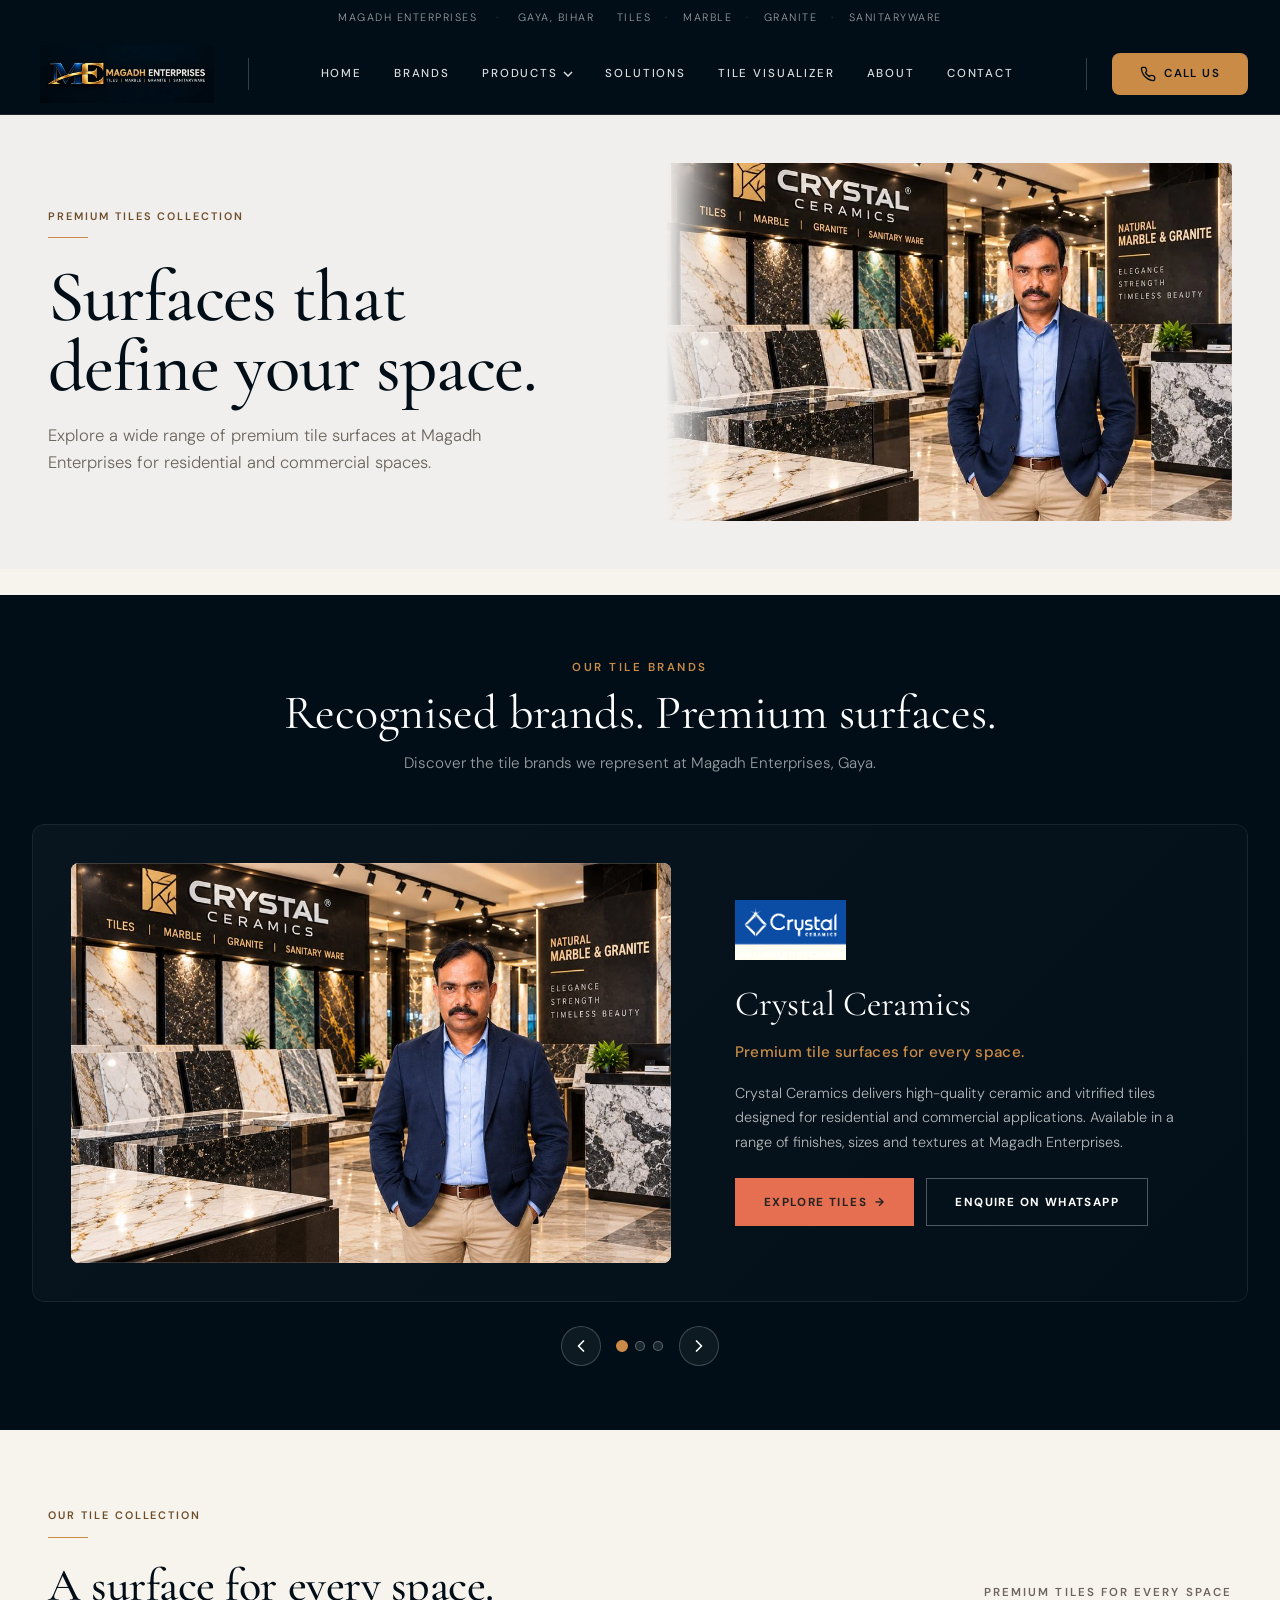
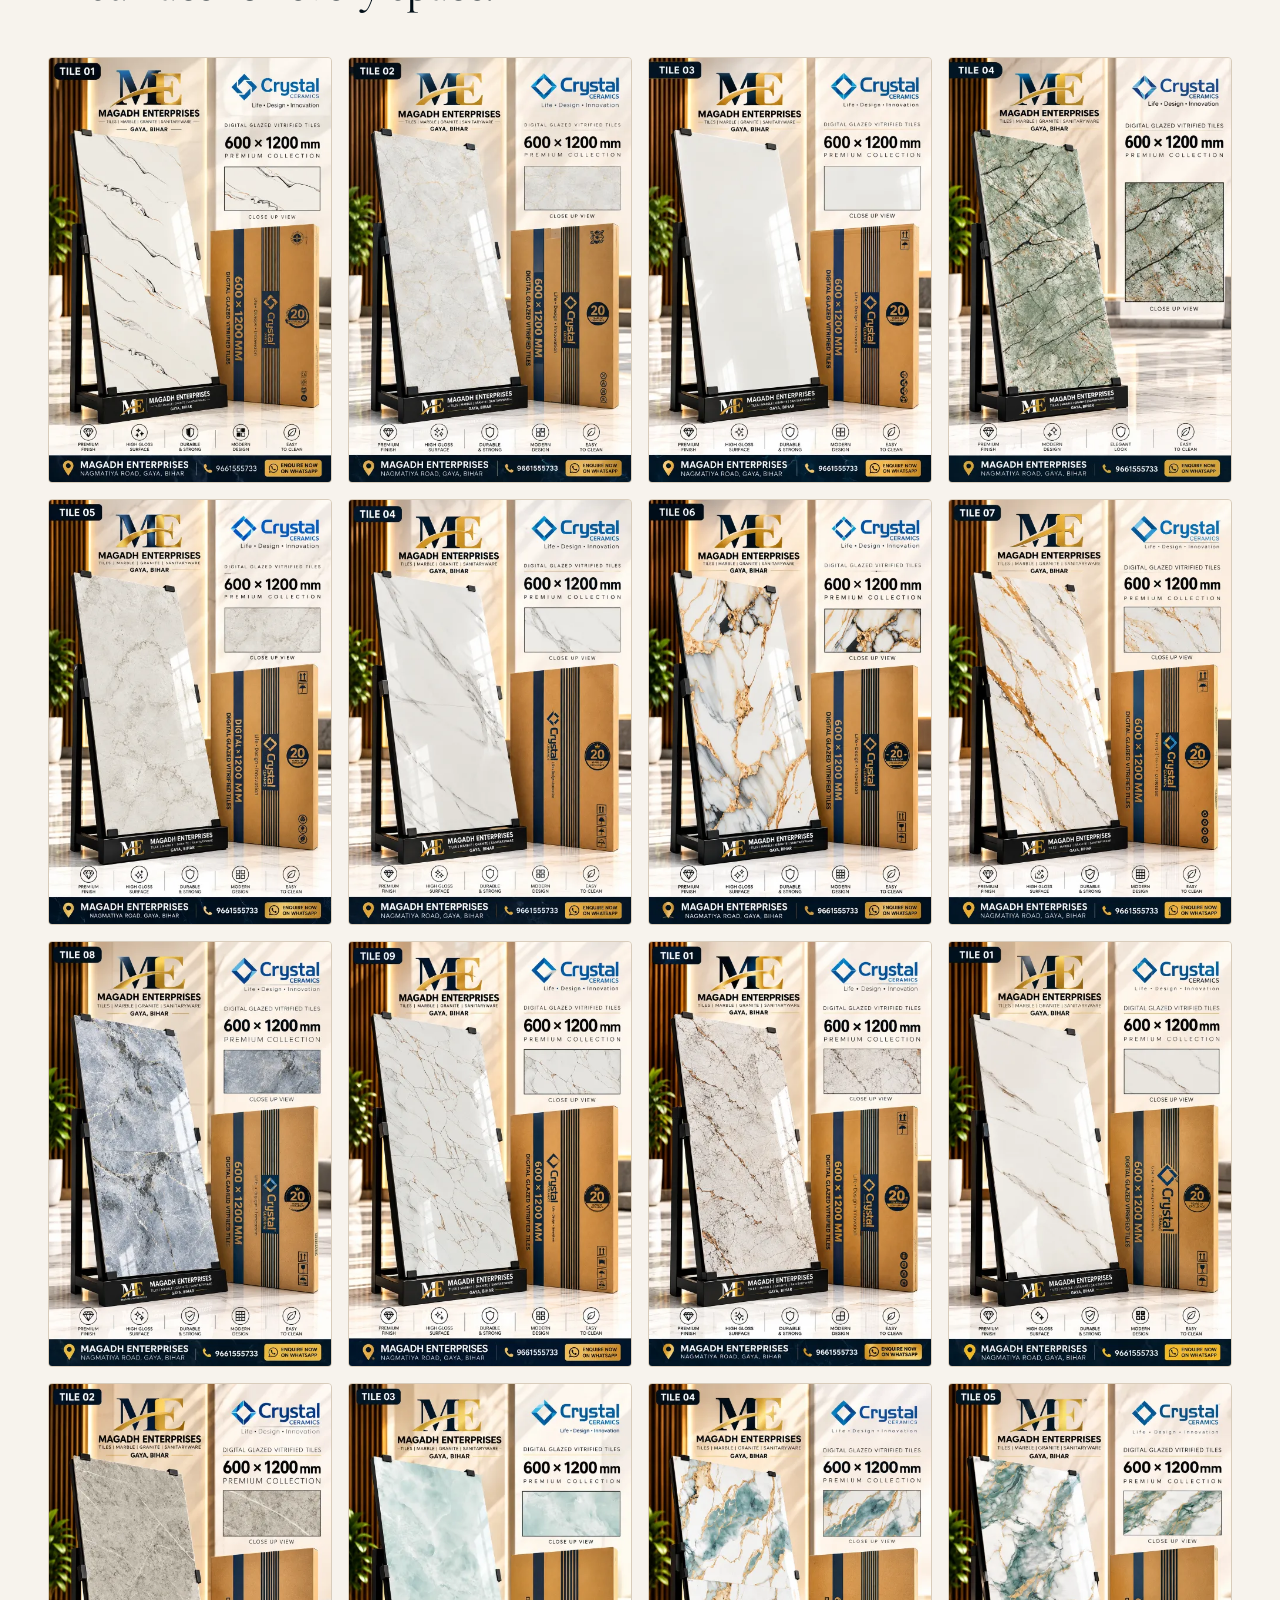
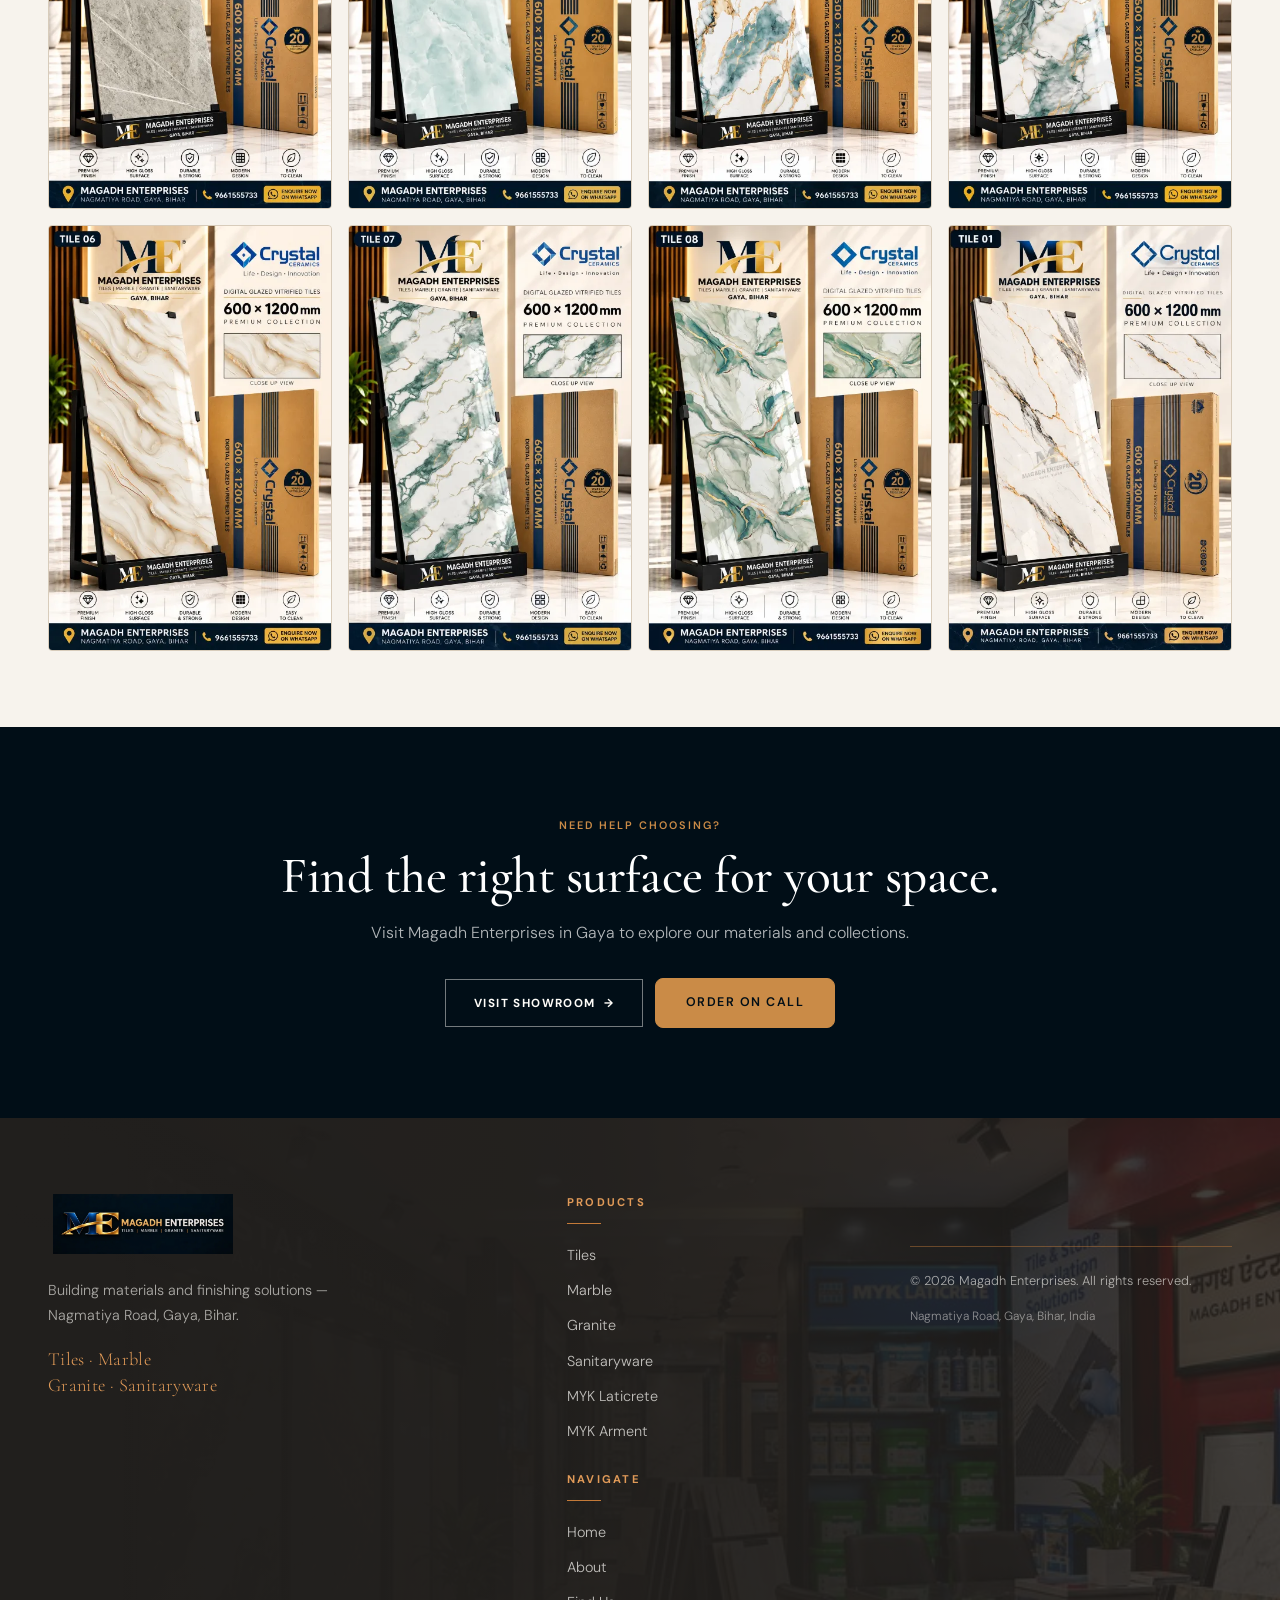
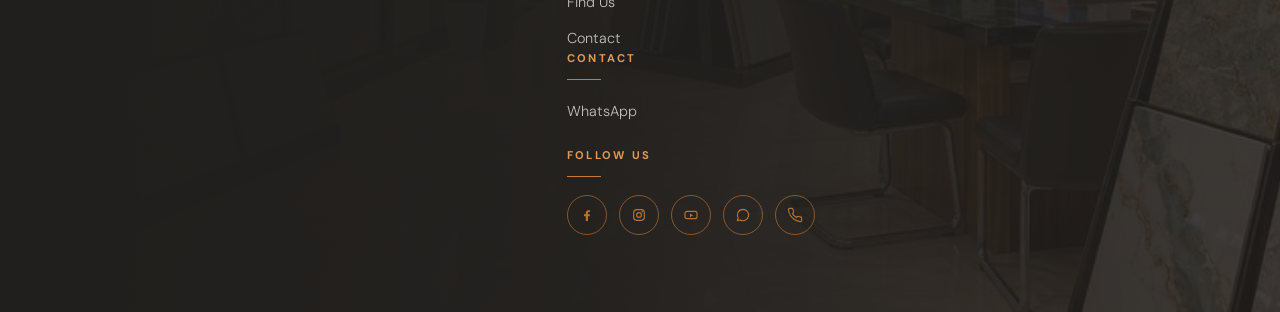
<file: tiles.html>
<!DOCTYPE html>
<html lang="en">
<head>
<meta charset="UTF-8">
<meta name="viewport" content="width=device-width, initial-scale=1, viewport-fit=cover">

<title>Magadh Enterprises | Tiles in Gaya</title>
<meta name="description" content="Crystal Ceramics, Exxaro and Vura tiles at Magadh Enterprises — explore the premium tile collection for homes and commercial spaces in Gaya.">
<link rel="canonical" href="https://magadhenterprises.netlify.app/tiles.html">
<meta name="theme-color" content="#010E17">
<meta name="robots" content="index, follow">
<meta name="google-adsense-account" content="ca-pub-2608310326412608">

<meta property="og:type" content="website">
<meta property="og:site_name" content="Magadh Enterprises">
<meta property="og:title" content="Magadh Enterprises | Tiles in Gaya">
<meta property="og:description" content="Crystal Ceramics, Exxaro and Vura tiles at Magadh Enterprises, Gaya, Bihar.">
<meta property="og:url" content="https://magadhenterprises.netlify.app/tiles.html">
<meta property="og:image" content="https://magadhenterprises.netlify.app/assets/images/showroom/hero-showroom.jpg">
<meta property="og:locale" content="en_IN">

<link rel="icon" href="/favicon.ico" sizes="any">
<link rel="icon" href="/favicon-32x32.png" sizes="32x32" type="image/png">
<link rel="apple-touch-icon" href="/apple-touch-icon.png" sizes="180x180">
<link rel="manifest" href="/manifest.webmanifest">

<link rel="preconnect" href="https://fonts.googleapis.com">
<link rel="preconnect" href="https://fonts.gstatic.com" crossorigin>
<link href="https://fonts.googleapis.com/css2?family=Cormorant+Garamond:ital,wght@0,300;0,400;0,500;0,600;1,300;1,400&family=DM+Sans:ital,opsz,wght@0,9..40,300;0,9..40,400;0,9..40,500;0,9..40,600;0,9..40,700;1,9..40,300;1,9..40,400;1,9..40,500;1,9..40,600;1,9..40,700&display=swap" rel="stylesheet">

<link rel="stylesheet" href="assets/css/styles.css">
</head>

<body>
<a class="skip-link" href="#main">Skip to content</a>

<aside class="topbar" aria-label="Business summary">
  MAGADH ENTERPRISES &nbsp;<span>·</span>&nbsp; GAYA, BIHAR
  &nbsp;&nbsp;&nbsp;
  TILES <span>·</span> MARBLE <span>·</span> GRANITE <span>·</span> SANITARYWARE
</aside>

<header class="site-header" id="site-header">
  <div class="container">
    <div class="header-inner">
      <a href="index.html" class="brand logo-brand" aria-label="Magadh Enterprises — home">
        <picture><source srcset="assets/images/branding/logo-640.webp" type="image/webp"><img src="assets/images/branding/logo.png"
           width="190" height="64"
              alt="Magadh Enterprises - Tiles, Marble, Granite &amp; Sanitaryware" class="header-logo"></picture>
      </a>

      <span class="nav-separator" aria-hidden="true"></span>

      <nav class="site-nav" aria-label="Primary">
        <a href="index.html" class="nav-link">Home</a>
        <a href="index.html#about" class="nav-link">Brands</a>
<div class="nav-item has-dropdown">
          <button class="nav-link nav-dropdown-toggle" type="button"
                  aria-expanded="false" aria-controls="products-mega">
            Products
            <svg class="nav-caret" width="10" height="6" viewBox="0 0 10 6" fill="none" stroke="currentColor" stroke-width="1.5" aria-hidden="true"><path d="M1 1l4 4 4-4"/></svg>
          </button>
          <div class="mega-menu" id="products-mega" hidden>
            <div class="mega-menu-inner">
              <div class="mega-col">
                <a href="tiles.html" class="mega-item">
                  <span class="mega-thumb"><img src="assets/images/tiles/tiles-cat-640.jpg" alt="" loading="lazy"></span>
                  <span class="mega-name">Tiles</span>
                  <svg class="mega-arrow" viewBox="0 0 16 10" fill="none" stroke="currentColor" stroke-width="1.2" aria-hidden="true"><path d="M0.6 5h13.2"/><path d="M10.2 1.2 14.4 5l-4.2 3.8"/></svg>
                </a>
                <a href="marble-granite.html#marble" class="mega-item">
                  <span class="mega-thumb"><img src="assets/images/marble/marble-cat-640.jpg" alt="" loading="lazy"></span>
                  <span class="mega-name">Marble</span>
                  <svg class="mega-arrow" viewBox="0 0 16 10" fill="none" stroke="currentColor" stroke-width="1.2" aria-hidden="true"><path d="M0.6 5h13.2"/><path d="M10.2 1.2 14.4 5l-4.2 3.8"/></svg>
                </a>
                <a href="marble-granite.html#granite" class="mega-item">
                  <span class="mega-thumb"><img src="assets/images/granite/granite-cat-640.jpg" alt="" loading="lazy"></span>
                  <span class="mega-name">Granite</span>
                  <svg class="mega-arrow" viewBox="0 0 16 10" fill="none" stroke="currentColor" stroke-width="1.2" aria-hidden="true"><path d="M0.6 5h13.2"/><path d="M10.2 1.2 14.4 5l-4.2 3.8"/></svg>
                </a>
                <a href="sanitaryware.html" class="mega-item">
                  <span class="mega-thumb"><picture><source srcset="assets/images/visual/Bathroom%20Solution-1200.webp" type="image/webp"><img src="assets/images/visual/Bathroom%20Solution.png" alt="" loading="lazy"></picture></span>
                  <span class="mega-name">Sanitaryware</span>
                  <svg class="mega-arrow" viewBox="0 0 16 10" fill="none" stroke="currentColor" stroke-width="1.2" aria-hidden="true"><path d="M0.6 5h13.2"/><path d="M10.2 1.2 14.4 5l-4.2 3.8"/></svg>
                </a>
              </div>
              <div class="mega-col">
                <a href="tile-adhesives.html" class="mega-item">
                  <span class="mega-thumb"><img src="assets/images/laticrete/latafix-305-480.jpg" alt="" loading="lazy"></span>
                  <span class="mega-name">Tile Adhesives</span>
                  <svg class="mega-arrow" viewBox="0 0 16 10" fill="none" stroke="currentColor" stroke-width="1.2" aria-hidden="true"><path d="M0.6 5h13.2"/><path d="M10.2 1.2 14.4 5l-4.2 3.8"/></svg>
                </a>
                <a href="grouts-epoxy.html" class="mega-item">
                  <span class="mega-thumb"><img src="assets/images/laticrete/latapoxy-480.jpg" alt="" loading="lazy"></span>
                  <span class="mega-name">Grouts &amp; Epoxy</span>
                  <svg class="mega-arrow" viewBox="0 0 16 10" fill="none" stroke="currentColor" stroke-width="1.2" aria-hidden="true"><path d="M0.6 5h13.2"/><path d="M10.2 1.2 14.4 5l-4.2 3.8"/></svg>
                </a>
                <a href="waterproofing.html" class="mega-item">
                  <span class="mega-thumb"><img src="assets/images/arment/aquaarm-proof-wp10-480.jpg" alt="" loading="lazy"></span>
                  <span class="mega-name">Waterproofing</span>
                  <svg class="mega-arrow" viewBox="0 0 16 10" fill="none" stroke="currentColor" stroke-width="1.2" aria-hidden="true"><path d="M0.6 5h13.2"/><path d="M10.2 1.2 14.4 5l-4.2 3.8"/></svg>
                </a>
                <a href="tile-care.html" class="mega-item">
                  <span class="mega-thumb"><img src="assets/images/laticrete/clenza-tc-480.jpg" alt="" loading="lazy"></span>
                  <span class="mega-name">Tile Care &amp; Accessories</span>
                  <svg class="mega-arrow" viewBox="0 0 16 10" fill="none" stroke="currentColor" stroke-width="1.2" aria-hidden="true"><path d="M0.6 5h13.2"/><path d="M10.2 1.2 14.4 5l-4.2 3.8"/></svg>
                </a>
              </div>
            </div>
          </div>
        </div>
        <a href="index.html#what-we-do" class="nav-link">Solutions</a>
        <a href="tile-visualizer.html" class="nav-link">Tile Visualizer</a>
        <a href="index.html#trust" class="nav-link">About</a>
        <a href="index.html#contact" class="nav-link">Contact</a>
      </nav>

      <span class="nav-separator" aria-hidden="true"></span>

      <div class="header-actions">
        <a href="tel:+919661555733" class="nav-cta btn" aria-label="Call Us">
          <svg class="nav-cta-icon" width="16" height="16" viewBox="0 0 24 24" fill="none" stroke="currentColor" stroke-width="2" stroke-linecap="round" stroke-linejoin="round" aria-hidden="true"><path d="M22 16.92v3a2 2 0 0 1-2.18 2 19.79 19.79 0 0 1-8.63-3.07 19.5 19.5 0 0 1-6-6 19.79 19.79 0 0 1-3.07-8.67A2 2 0 0 1 4.11 2h3a2 2 0 0 1 2 1.72 12.84 12.84 0 0 0 .7 2.81 2 2 0 0 1-.45 2.11L8.09 9.91a16 16 0 0 0 6 6l1.27-1.27a2 2 0 0 1 2.11-.45 12.84 12.84 0 0 0 2.81.7A2 2 0 0 1 22 16.92z"/></svg>
          Call Us
        </a>
        <button class="hamburger" id="hamburger" type="button"
                aria-label="Open menu" aria-controls="mobile-nav" aria-expanded="false">
          <span></span><span></span><span></span>
        </button>
      </div>
    </div>
  </div>
</header>

<nav class="mobile-nav" id="mobile-nav" aria-label="Mobile" inert>
  <button class="mobile-nav-close" id="mobile-nav-close" type="button" aria-label="Close menu">
    <svg width="24" height="24" viewBox="0 0 24 24" fill="none" stroke="currentColor" stroke-width="2" stroke-linecap="round" aria-hidden="true"><path d="M18 6 6 18M6 6l12 12"/></svg>
  </button>
  <div class="mobile-nav-content">
    <a href="index.html" class="mobile-link">Home</a>
    <a href="index.html#about" class="mobile-link">Brands</a>
<div class="mobile-nav-group">
      <button class="mobile-link mobile-nav-toggle" type="button" aria-expanded="false"
aria-controls="mobile-products">
        Products
        <svg class="mobile-nav-caret" width="12" height="8" viewBox="0 0 12 8" fill="none" stroke="currentColor" stroke-width="1.5" aria-hidden="true"><path d="M1 1l5 5 5-5"/></svg>
      </button>
      <div class="mobile-nav-submenu" id="mobile-products" hidden>
        <a href="tiles.html" class="mobile-sublink">Tiles</a>
        <a href="marble-granite.html#marble" class="mobile-sublink">Marble</a>
        <a href="marble-granite.html#granite" class="mobile-sublink">Granite</a>
        <a href="sanitaryware.html" class="mobile-sublink">Sanitaryware</a>
        <a href="tile-adhesives.html" class="mobile-sublink">Tile Adhesives</a>
        <a href="grouts-epoxy.html" class="mobile-sublink">Grouts &amp; Epoxy</a>
        <a href="waterproofing.html" class="mobile-sublink">Waterproofing</a>
        <a href="tile-care.html" class="mobile-sublink">Tile Care &amp; Accessories</a>
      </div>
    </div>
    <a href="index.html#what-we-do" class="mobile-link">Solutions</a>
    <a href="tile-visualizer.html" class="mobile-link">Tile Visualizer</a>
    <a href="index.html#trust" class="mobile-link">About</a>
    <a href="index.html#contact" class="mobile-link">Contact</a>
  </div>
</nav>

<main id="main">

<!-- TILES HERO -->
<section class="tiles-hero" aria-labelledby="tiles-title">
  <div class="container tiles-hero-grid">
    <div class="tiles-hero-copy">
      <p class="t-label">PREMIUM TILES COLLECTION</p>
      <div class="divider"></div>
      <h1 id="tiles-title">Surfaces that<br>define your space.</h1>
      <p class="t-body">Explore a wide range of premium tile surfaces at Magadh Enterprises for residential and commercial spaces.</p>
    </div>
    <div class="tiles-hero-media">
      <picture><source srcset="assets/images/tiles/tiles-cat-1024.webp" type="image/webp"><img src="assets/images/tiles/tiles-cat-1024.jpg" width="1024" height="683"
           alt="Premium tile displays at the Magadh Enterprises showroom"
           fetchpriority="high" decoding="async"></picture>
    </div>
  </div>
</section>

﻿<!-- TILE BRANDS SHOWCASE -->
<section class="brand-showcase" id="tile-brands-showcase" aria-label="Our tile brands" aria-roledescription="carousel">
  <div class="brand-showcase__header">
    <p class="brand-showcase__eyebrow">OUR TILE BRANDS</p>
    <h2 class="brand-showcase__title">Recognised brands. Premium surfaces.</h2>
    <p class="brand-showcase__subtitle">Discover the tile brands we represent at Magadh Enterprises, Gaya.</p>
  </div>

  <div class="brand-carousel" id="tile-brands-carousel" role="region" aria-roledescription="carousel" aria-label="Tile brands">
    <div class="brand-carousel__viewport">
      <div class="brand-carousel__track">

        <!-- Slide 1: Crystal Ceramics -->
        <div class="brand-slide is-active" data-brand="crystal" role="group" aria-roledescription="slide" aria-label="Crystal Ceramics, 1 of 3">
          <div class="brand-slide__media">
            <img src="assets/images/tiles/tiles-cat-1024.jpg" alt="Crystal Ceramics premium tile collection on display at Magadh Enterprises showroom" class="brand-slide__product" width="1024" height="683" loading="lazy" decoding="async">
          </div>
          <div class="brand-slide__panel">
            <div class="brand-slide__logo-wrap">
              <img src="assets/images/visual/logo-crystal.png" alt="Crystal Ceramics brand logo" class="brand-slide__logo" width="243" height="131">
            </div>
            <h3 class="brand-slide__name">Crystal Ceramics</h3>
            <p class="brand-slide__tagline">Premium tile surfaces for every space.</p>
            <p class="brand-slide__desc">Crystal Ceramics delivers high-quality ceramic and vitrified tiles designed for residential and commercial applications. Available in a range of finishes, sizes and textures at Magadh Enterprises.</p>
            <div class="brand-slide__actions">
              <a href="tiles.html" class="btn btn-primary">Explore Tiles <span aria-hidden="true">&#x2192;</span></a>
              <a href="https://wa.me/919661555733" class="btn btn-ghost" data-wa="general" rel="noopener">Enquire on WhatsApp</a>
            </div>
          </div>
        </div>

        <!-- Slide 2: Exxaro Tiles -->
        <div class="brand-slide" data-brand="exxaro" role="group" aria-roledescription="slide" aria-label="Exxaro Tiles, 2 of 3" aria-hidden="true">
          <div class="brand-slide__media">
            <img src="assets/images/visual/Exxaro-2.jpg" alt="Exxaro Tiles campaign artwork showing tile products and interior applications" class="brand-slide__product" width="850" height="478" loading="lazy" decoding="async">
          </div>
          <div class="brand-slide__panel">
            <div class="brand-slide__logo-wrap brand-slide__logo-wrap--text">
              <span class="brand-slide__logo-text">EXXARO</span>
            </div>
            <h3 class="brand-slide__name">Exxaro Tiles</h3>
            <p class="brand-slide__tagline">Tiles that transform spaces.</p>
            <p class="brand-slide__desc">Exxaro offers a curated range of tiles for floors and walls, combining design innovation with durable performance. Browse the Exxaro collection at the Magadh Enterprises showroom.</p>
            <div class="brand-slide__actions">
              <a href="tiles.html" class="btn btn-primary">Explore Tiles <span aria-hidden="true">&#x2192;</span></a>
              <a href="https://wa.me/919661555733" class="btn btn-ghost" data-wa="general" rel="noopener">Enquire on WhatsApp</a>
            </div>
          </div>
        </div>

        <!-- Slide 3: Vura -->
        <div class="brand-slide" data-brand="vura" role="group" aria-roledescription="slide" aria-label="Vura, 3 of 3" aria-hidden="true">
          <div class="brand-slide__media">
            <picture><source srcset="assets/images/visual/vura-700.webp" type="image/webp"><img src="assets/images/visual/vura.jpg" alt="Vura brand campaign featuring adhesive and construction products" class="brand-slide__product" width="700" height="900" loading="lazy" decoding="async"></picture>
          </div>
          <div class="brand-slide__panel">
            <div class="brand-slide__logo-wrap">
              <picture><source srcset="assets/images/visual/vura-700.webp" type="image/webp"><img src="assets/images/visual/vura.jpg" alt="Vura brand logo" class="brand-slide__logo" width="700" height="900"></picture>
            </div>
            <h3 class="brand-slide__name">Vura</h3>
            <p class="brand-slide__tagline">Quality you can build on.</p>
            <p class="brand-slide__desc">Vura provides reliable tiling and construction products for professional and residential projects. Available at Magadh Enterprises, Gaya.</p>
            <div class="brand-slide__actions">
              <a href="tiles.html" class="btn btn-primary">Explore Tiles <span aria-hidden="true">&#x2192;</span></a>
              <a href="https://wa.me/919661555733" class="btn btn-ghost" data-wa="general" rel="noopener">Enquire on WhatsApp</a>
            </div>
          </div>
        </div>

      </div>
    </div>

    <div class="brand-carousel__controls">
      <button class="brand-carousel__btn brand-carousel__prev" type="button" aria-label="Previous brand">
        <svg width="20" height="20" viewBox="0 0 24 24" fill="none" stroke="currentColor" stroke-width="2" stroke-linecap="round" stroke-linejoin="round" aria-hidden="true"><path d="M15 18l-6-6 6-6"/></svg>
      </button>
      <div class="brand-carousel__dots" role="tablist" aria-label="Brand slides">
        <button class="brand-carousel__dot is-active" type="button" role="tab" aria-selected="true" aria-label="Crystal Ceramics" data-slide="0"></button>
        <button class="brand-carousel__dot" type="button" role="tab" aria-selected="false" aria-label="Exxaro Tiles" data-slide="1"></button>
        <button class="brand-carousel__dot" type="button" role="tab" aria-selected="false" aria-label="Vura" data-slide="2"></button>
      </div>
      <button class="brand-carousel__btn brand-carousel__next" type="button" aria-label="Next brand">
        <svg width="20" height="20" viewBox="0 0 24 24" fill="none" stroke="currentColor" stroke-width="2" stroke-linecap="round" stroke-linejoin="round" aria-hidden="true"><path d="M9 18l6-6-6-6"/></svg>
      </button>
    </div>
  </div>
</section>

<!-- TILE COLLECTION -->
<section class="tiles-collection" aria-labelledby="tiles-collection-title">
  <div class="container">
    <div class="tiles-collection-head">
      <div>
        <p class="t-label">OUR TILE COLLECTION</p>
        <div class="divider"></div>
        <h2 id="tiles-collection-title" class="tiles-collection-title">A surface for every space.</h2>
      </div>
      <p class="tiles-collection-note">PREMIUM TILES FOR EVERY SPACE</p>
    </div>

    <div class="tiles-grid">
      <figure class="tiles-cell"><picture><source type="image/webp" srcset="assets/images/tiles/collection/tile-01-480.webp 480w, assets/images/tiles/collection/tile-01-720.webp 720w, assets/images/tiles/collection/tile-01.webp 900w" sizes="(max-width: 767px) 50vw, (max-width: 1023px) 33vw, (max-width: 1399px) 25vw, 20vw"><img src="assets/images/tiles/collection/tile-01-480.png" srcset="assets/images/tiles/collection/tile-01-480.png 480w, assets/images/tiles/collection/tile-01-720.jpg 720w, assets/images/tiles/collection/tile-01.jpg 900w" sizes="(max-width: 767px) 50vw, (max-width: 1023px) 33vw, (max-width: 1399px) 25vw, 20vw" width="480" height="720" alt="Magadh Enterprises tile collection sample 01" loading="lazy" decoding="async"></picture></figure>
      <figure class="tiles-cell"><picture><source type="image/webp" srcset="assets/images/tiles/collection/tile-02-480.webp 480w, assets/images/tiles/collection/tile-02-720.webp 720w, assets/images/tiles/collection/tile-02.webp 900w" sizes="(max-width: 767px) 50vw, (max-width: 1023px) 33vw, (max-width: 1399px) 25vw, 20vw"><img src="assets/images/tiles/collection/tile-02-480.png" srcset="assets/images/tiles/collection/tile-02-480.png 480w, assets/images/tiles/collection/tile-02-720.jpg 720w, assets/images/tiles/collection/tile-02.jpg 900w" sizes="(max-width: 767px) 50vw, (max-width: 1023px) 33vw, (max-width: 1399px) 25vw, 20vw" width="480" height="720" alt="Magadh Enterprises tile collection sample 02" loading="lazy" decoding="async"></picture></figure>
      <figure class="tiles-cell"><picture><source type="image/webp" srcset="assets/images/tiles/collection/tile-03-480.webp 480w, assets/images/tiles/collection/tile-03-720.webp 720w, assets/images/tiles/collection/tile-03.webp 900w" sizes="(max-width: 767px) 50vw, (max-width: 1023px) 33vw, (max-width: 1399px) 25vw, 20vw"><img src="assets/images/tiles/collection/tile-03-480.png" srcset="assets/images/tiles/collection/tile-03-480.png 480w, assets/images/tiles/collection/tile-03-720.jpg 720w, assets/images/tiles/collection/tile-03.jpg 900w" sizes="(max-width: 767px) 50vw, (max-width: 1023px) 33vw, (max-width: 1399px) 25vw, 20vw" width="480" height="720" alt="Magadh Enterprises tile collection sample 03" loading="lazy" decoding="async"></picture></figure>
      <figure class="tiles-cell"><picture><source type="image/webp" srcset="assets/images/tiles/collection/tile-04-480.webp 480w, assets/images/tiles/collection/tile-04-720.webp 720w, assets/images/tiles/collection/tile-04.webp 900w" sizes="(max-width: 767px) 50vw, (max-width: 1023px) 33vw, (max-width: 1399px) 25vw, 20vw"><img src="assets/images/tiles/collection/tile-04-480.png" srcset="assets/images/tiles/collection/tile-04-480.png 480w, assets/images/tiles/collection/tile-04-720.jpg 720w, assets/images/tiles/collection/tile-04.jpg 900w" sizes="(max-width: 767px) 50vw, (max-width: 1023px) 33vw, (max-width: 1399px) 25vw, 20vw" width="480" height="720" alt="Magadh Enterprises tile collection sample 04" loading="lazy" decoding="async"></picture></figure>
      <figure class="tiles-cell"><picture><source type="image/webp" srcset="assets/images/tiles/collection/tile-05-480.webp 480w, assets/images/tiles/collection/tile-05-720.webp 720w, assets/images/tiles/collection/tile-05.webp 900w" sizes="(max-width: 767px) 50vw, (max-width: 1023px) 33vw, (max-width: 1399px) 25vw, 20vw"><img src="assets/images/tiles/collection/tile-05-480.png" srcset="assets/images/tiles/collection/tile-05-480.png 480w, assets/images/tiles/collection/tile-05-720.jpg 720w, assets/images/tiles/collection/tile-05.jpg 900w" sizes="(max-width: 767px) 50vw, (max-width: 1023px) 33vw, (max-width: 1399px) 25vw, 20vw" width="480" height="720" alt="Magadh Enterprises tile collection sample 05" loading="lazy" decoding="async"></picture></figure>
      <figure class="tiles-cell"><picture><source type="image/webp" srcset="assets/images/tiles/collection/tile-06-480.webp 480w, assets/images/tiles/collection/tile-06-720.webp 720w, assets/images/tiles/collection/tile-06.webp 900w" sizes="(max-width: 767px) 50vw, (max-width: 1023px) 33vw, (max-width: 1399px) 25vw, 20vw"><img src="assets/images/tiles/collection/tile-06-480.png" srcset="assets/images/tiles/collection/tile-06-480.png 480w, assets/images/tiles/collection/tile-06-720.jpg 720w, assets/images/tiles/collection/tile-06.jpg 900w" sizes="(max-width: 767px) 50vw, (max-width: 1023px) 33vw, (max-width: 1399px) 25vw, 20vw" width="480" height="720" alt="Magadh Enterprises tile collection sample 06" loading="lazy" decoding="async"></picture></figure>
      <figure class="tiles-cell"><picture><source type="image/webp" srcset="assets/images/tiles/collection/tile-07-480.webp 480w, assets/images/tiles/collection/tile-07-720.webp 720w, assets/images/tiles/collection/tile-07.webp 900w" sizes="(max-width: 767px) 50vw, (max-width: 1023px) 33vw, (max-width: 1399px) 25vw, 20vw"><img src="assets/images/tiles/collection/tile-07-480.png" srcset="assets/images/tiles/collection/tile-07-480.png 480w, assets/images/tiles/collection/tile-07-720.jpg 720w, assets/images/tiles/collection/tile-07.jpg 900w" sizes="(max-width: 767px) 50vw, (max-width: 1023px) 33vw, (max-width: 1399px) 25vw, 20vw" width="480" height="720" alt="Magadh Enterprises tile collection sample 07" loading="lazy" decoding="async"></picture></figure>
      <figure class="tiles-cell"><picture><source type="image/webp" srcset="assets/images/tiles/collection/tile-08-480.webp 480w, assets/images/tiles/collection/tile-08-720.webp 720w, assets/images/tiles/collection/tile-08.webp 900w" sizes="(max-width: 767px) 50vw, (max-width: 1023px) 33vw, (max-width: 1399px) 25vw, 20vw"><img src="assets/images/tiles/collection/tile-08-480.png" srcset="assets/images/tiles/collection/tile-08-480.png 480w, assets/images/tiles/collection/tile-08-720.jpg 720w, assets/images/tiles/collection/tile-08.jpg 900w" sizes="(max-width: 767px) 50vw, (max-width: 1023px) 33vw, (max-width: 1399px) 25vw, 20vw" width="480" height="720" alt="Magadh Enterprises tile collection sample 08" loading="lazy" decoding="async"></picture></figure>
      <figure class="tiles-cell"><picture><source type="image/webp" srcset="assets/images/tiles/collection/tile-09-480.webp 480w, assets/images/tiles/collection/tile-09-720.webp 720w, assets/images/tiles/collection/tile-09.webp 900w" sizes="(max-width: 767px) 50vw, (max-width: 1023px) 33vw, (max-width: 1399px) 25vw, 20vw"><img src="assets/images/tiles/collection/tile-09-480.png" srcset="assets/images/tiles/collection/tile-09-480.png 480w, assets/images/tiles/collection/tile-09-720.jpg 720w, assets/images/tiles/collection/tile-09.jpg 900w" sizes="(max-width: 767px) 50vw, (max-width: 1023px) 33vw, (max-width: 1399px) 25vw, 20vw" width="480" height="720" alt="Magadh Enterprises tile collection sample 09" loading="lazy" decoding="async"></picture></figure>
      <figure class="tiles-cell"><picture><source type="image/webp" srcset="assets/images/tiles/collection/tile-10-480.webp 480w, assets/images/tiles/collection/tile-10-720.webp 720w, assets/images/tiles/collection/tile-10.webp 900w" sizes="(max-width: 767px) 50vw, (max-width: 1023px) 33vw, (max-width: 1399px) 25vw, 20vw"><img src="assets/images/tiles/collection/tile-10-480.png" srcset="assets/images/tiles/collection/tile-10-480.png 480w, assets/images/tiles/collection/tile-10-720.jpg 720w, assets/images/tiles/collection/tile-10.jpg 900w" sizes="(max-width: 767px) 50vw, (max-width: 1023px) 33vw, (max-width: 1399px) 25vw, 20vw" width="480" height="720" alt="Magadh Enterprises tile collection sample 10" loading="lazy" decoding="async"></picture></figure>
      <figure class="tiles-cell"><picture><source type="image/webp" srcset="assets/images/tiles/collection/tile-11-480.webp 480w, assets/images/tiles/collection/tile-11-720.webp 720w, assets/images/tiles/collection/tile-11.webp 900w" sizes="(max-width: 767px) 50vw, (max-width: 1023px) 33vw, (max-width: 1399px) 25vw, 20vw"><img src="assets/images/tiles/collection/tile-11-480.png" srcset="assets/images/tiles/collection/tile-11-480.png 480w, assets/images/tiles/collection/tile-11-720.jpg 720w, assets/images/tiles/collection/tile-11.jpg 900w" sizes="(max-width: 767px) 50vw, (max-width: 1023px) 33vw, (max-width: 1399px) 25vw, 20vw" width="480" height="720" alt="Magadh Enterprises tile collection sample 11" loading="lazy" decoding="async"></picture></figure>
      <figure class="tiles-cell"><picture><source type="image/webp" srcset="assets/images/tiles/collection/tile-12-480.webp 480w, assets/images/tiles/collection/tile-12-720.webp 720w, assets/images/tiles/collection/tile-12.webp 900w" sizes="(max-width: 767px) 50vw, (max-width: 1023px) 33vw, (max-width: 1399px) 25vw, 20vw"><img src="assets/images/tiles/collection/tile-12-480.png" srcset="assets/images/tiles/collection/tile-12-480.png 480w, assets/images/tiles/collection/tile-12-720.jpg 720w, assets/images/tiles/collection/tile-12.jpg 900w" sizes="(max-width: 767px) 50vw, (max-width: 1023px) 33vw, (max-width: 1399px) 25vw, 20vw" width="480" height="720" alt="Magadh Enterprises tile collection sample 12" loading="lazy" decoding="async"></picture></figure>
      <figure class="tiles-cell"><picture><source type="image/webp" srcset="assets/images/tiles/collection/tile-13-480.webp 480w, assets/images/tiles/collection/tile-13-720.webp 720w, assets/images/tiles/collection/tile-13.webp 900w" sizes="(max-width: 767px) 50vw, (max-width: 1023px) 33vw, (max-width: 1399px) 25vw, 20vw"><img src="assets/images/tiles/collection/tile-13-480.png" srcset="assets/images/tiles/collection/tile-13-480.png 480w, assets/images/tiles/collection/tile-13-720.jpg 720w, assets/images/tiles/collection/tile-13.jpg 900w" sizes="(max-width: 767px) 50vw, (max-width: 1023px) 33vw, (max-width: 1399px) 25vw, 20vw" width="480" height="720" alt="Magadh Enterprises tile collection sample 13" loading="lazy" decoding="async"></picture></figure>
      <figure class="tiles-cell"><picture><source type="image/webp" srcset="assets/images/tiles/collection/tile-14-480.webp 480w, assets/images/tiles/collection/tile-14-720.webp 720w, assets/images/tiles/collection/tile-14.webp 900w" sizes="(max-width: 767px) 50vw, (max-width: 1023px) 33vw, (max-width: 1399px) 25vw, 20vw"><img src="assets/images/tiles/collection/tile-14-480.png" srcset="assets/images/tiles/collection/tile-14-480.png 480w, assets/images/tiles/collection/tile-14-720.jpg 720w, assets/images/tiles/collection/tile-14.jpg 900w" sizes="(max-width: 767px) 50vw, (max-width: 1023px) 33vw, (max-width: 1399px) 25vw, 20vw" width="480" height="720" alt="Magadh Enterprises tile collection sample 14" loading="lazy" decoding="async"></picture></figure>
      <figure class="tiles-cell"><picture><source type="image/webp" srcset="assets/images/tiles/collection/tile-15-480.webp 480w, assets/images/tiles/collection/tile-15-720.webp 720w, assets/images/tiles/collection/tile-15.webp 900w" sizes="(max-width: 767px) 50vw, (max-width: 1023px) 33vw, (max-width: 1399px) 25vw, 20vw"><img src="assets/images/tiles/collection/tile-15-480.png" srcset="assets/images/tiles/collection/tile-15-480.png 480w, assets/images/tiles/collection/tile-15-720.jpg 720w, assets/images/tiles/collection/tile-15.jpg 900w" sizes="(max-width: 767px) 50vw, (max-width: 1023px) 33vw, (max-width: 1399px) 25vw, 20vw" width="480" height="720" alt="Magadh Enterprises tile collection sample 15" loading="lazy" decoding="async"></picture></figure>
      <figure class="tiles-cell"><picture><source type="image/webp" srcset="assets/images/tiles/collection/tile-16-480.webp 480w, assets/images/tiles/collection/tile-16-720.webp 720w, assets/images/tiles/collection/tile-16.webp 900w" sizes="(max-width: 767px) 50vw, (max-width: 1023px) 33vw, (max-width: 1399px) 25vw, 20vw"><img src="assets/images/tiles/collection/tile-16-480.png" srcset="assets/images/tiles/collection/tile-16-480.png 480w, assets/images/tiles/collection/tile-16-720.jpg 720w, assets/images/tiles/collection/tile-16.jpg 900w" sizes="(max-width: 767px) 50vw, (max-width: 1023px) 33vw, (max-width: 1399px) 25vw, 20vw" width="480" height="720" alt="Magadh Enterprises tile collection sample 16" loading="lazy" decoding="async"></picture></figure>
      <figure class="tiles-cell"><picture><source type="image/webp" srcset="assets/images/tiles/collection/tile-17-480.webp 480w, assets/images/tiles/collection/tile-17-720.webp 720w, assets/images/tiles/collection/tile-17.webp 900w" sizes="(max-width: 767px) 50vw, (max-width: 1023px) 33vw, (max-width: 1399px) 25vw, 20vw"><img src="assets/images/tiles/collection/tile-17-480.png" srcset="assets/images/tiles/collection/tile-17-480.png 480w, assets/images/tiles/collection/tile-17-720.jpg 720w, assets/images/tiles/collection/tile-17.jpg 900w" sizes="(max-width: 767px) 50vw, (max-width: 1023px) 33vw, (max-width: 1399px) 25vw, 20vw" width="480" height="720" alt="Magadh Enterprises tile collection sample 17" loading="lazy" decoding="async"></picture></figure>
      <figure class="tiles-cell"><picture><source type="image/webp" srcset="assets/images/tiles/collection/tile-18-480.webp 480w, assets/images/tiles/collection/tile-18-720.webp 720w, assets/images/tiles/collection/tile-18.webp 900w" sizes="(max-width: 767px) 50vw, (max-width: 1023px) 33vw, (max-width: 1399px) 25vw, 20vw"><img src="assets/images/tiles/collection/tile-18-480.png" srcset="assets/images/tiles/collection/tile-18-480.png 480w, assets/images/tiles/collection/tile-18-720.jpg 720w, assets/images/tiles/collection/tile-18.jpg 900w" sizes="(max-width: 767px) 50vw, (max-width: 1023px) 33vw, (max-width: 1399px) 25vw, 20vw" width="480" height="720" alt="Magadh Enterprises tile collection sample 18" loading="lazy" decoding="async"></picture></figure>
      <figure class="tiles-cell"><picture><source type="image/webp" srcset="assets/images/tiles/collection/tile-19-480.webp 480w, assets/images/tiles/collection/tile-19-720.webp 720w, assets/images/tiles/collection/tile-19.webp 900w" sizes="(max-width: 767px) 50vw, (max-width: 1023px) 33vw, (max-width: 1399px) 25vw, 20vw"><img src="assets/images/tiles/collection/tile-19-480.png" srcset="assets/images/tiles/collection/tile-19-480.png 480w, assets/images/tiles/collection/tile-19-720.jpg 720w, assets/images/tiles/collection/tile-19.jpg 900w" sizes="(max-width: 767px) 50vw, (max-width: 1023px) 33vw, (max-width: 1399px) 25vw, 20vw" width="480" height="720" alt="Magadh Enterprises tile collection sample 19" loading="lazy" decoding="async"></picture></figure>
      <figure class="tiles-cell"><picture><source type="image/webp" srcset="assets/images/tiles/collection/tile-20-480.webp 480w, assets/images/tiles/collection/tile-20-720.webp 720w, assets/images/tiles/collection/tile-20.webp 900w" sizes="(max-width: 767px) 50vw, (max-width: 1023px) 33vw, (max-width: 1399px) 25vw, 20vw"><img src="assets/images/tiles/collection/tile-20-480.png" srcset="assets/images/tiles/collection/tile-20-480.png 480w, assets/images/tiles/collection/tile-20-720.jpg 720w, assets/images/tiles/collection/tile-20.jpg 900w" sizes="(max-width: 767px) 50vw, (max-width: 1023px) 33vw, (max-width: 1399px) 25vw, 20vw" width="480" height="720" alt="Magadh Enterprises tile collection sample 20" loading="lazy" decoding="async"></picture></figure>
    </div>
  </div>
</section>

</main>

<!-- TILES CTA -->
<section class="tiles-cta" aria-labelledby="tiles-cta-heading">
  <div class="container">
    <p class="t-label">NEED HELP CHOOSING?</p>
    <h2 id="tiles-cta-heading">Find the right surface for your space.</h2>
    <p class="t-body">Visit Magadh Enterprises in Gaya to explore our materials and collections.</p>
    <div class="tiles-cta-buttons">
      <a href="index.html#find-us" class="btn btn-light">VISIT SHOWROOM <span aria-hidden="true">&#x2192;</span></a>
      <a href="tel:+919661555733" class="tiles-btn-gold">ORDER ON CALL</a>
    </div>
  </div>
</section>

<!-- FOOTER -->
<footer class="site-footer">
  <div class="container">
    <div class="footer-grid">
      <div class="footer-brand">
        <picture><source srcset="assets/images/branding/logo-640.webp" type="image/webp"><img src="assets/images/branding/logo.png"
              width="190" height="64"
             alt="Magadh Enterprises - Tiles, Marble, Granite &amp; Sanitaryware" class="footer-logo" loading="lazy" decoding="async"></picture>
        <p class="brand-desc">Building materials and finishing solutions — Nagmatiya Road, Gaya, Bihar.</p>
        <p class="footer-tagline">Tiles &middot; Marble<br>Granite &middot; Sanitaryware</p>
      </div>
      <div class="footer-col footer-col--links"><div class="footer-group"><h3>Products</h3>
        <ul>
          <li><a href="tiles.html">Tiles</a></li>
          <li><a href="marble-granite.html#marble">Marble</a></li>
          <li><a href="marble-granite.html#granite">Granite</a></li>
          <li><a href="sanitaryware.html">Sanitaryware</a></li>
          <li><a href="tile-adhesives.html">MYK Laticrete</a></li>
          <li><a href="waterproofing.html">MYK Arment</a></li>
        </ul></div><div class="footer-group"><h3>Navigate</h3>
        <ul>
          <li><a href="index.html">Home</a></li>
          <li><a href="index.html#about">About</a></li>
          <li><a href="index.html#find-us">Find Us</a></li>
          <li><a href="index.html#contact">Contact</a></li>
        </ul>
      </div>
      <div class="footer-col">
        <h3>Contact</h3>
        <ul>
<li><a href="https://wa.me/919661555733" data-wa="visit"
rel="noopener" aria-label="Contact Magadh Enterprises on WhatsApp">WhatsApp</a></li>
        </ul>
        <h3 class="spaced">Follow Us</h3>
        <div class="social-links">
          <a href="https://www.facebook.com/profile.php?id=61593836797469" target="_blank" rel="noopener noreferrer" aria-label="Facebook">
            <svg width="16" height="16" viewBox="0 0 24 24" fill="currentColor" aria-hidden="true" focusable="false"><path d="M13.5 21v-7h2.4l.6-3h-3V9.1c0-.9.3-1.6 1.7-1.6h1.4V4.8c-.3 0-1.3-.1-2.4-.1-2.4 0-4 1.4-4 4V11H7.5v3h2.7v7h3.3z"/></svg>
          </a>
          <a href="https://www.instagram.com/magadh.home/" target="_blank" rel="noopener noreferrer" aria-label="Instagram">
            <svg width="16" height="16" viewBox="0 0 24 24" fill="none" stroke="currentColor" stroke-width="1.7" aria-hidden="true" focusable="false"><rect x="4" y="4" width="16" height="16" rx="4.5"/><circle cx="12" cy="12" r="3.6"/><circle cx="16.8" cy="7.2" r="1.1" fill="currentColor" stroke="none"/></svg>
          </a>
          <a href="https://www.youtube.com/channel/UCH4h26FJVHBCyzo5ydk17tg" target="_blank" rel="noopener noreferrer" aria-label="YouTube">
            <svg width="16" height="16" viewBox="0 0 24 24" fill="none" stroke="currentColor" stroke-width="1.7" aria-hidden="true" focusable="false"><rect x="3" y="6.5" width="18" height="11" rx="3"/><path d="M10.5 9.8l4.5 2.7-4.5 2.7z" fill="currentColor" stroke="none"/></svg>
          </a>
          <a href="https://wa.me/919661555733" data-wa="visit" rel="noopener noreferrer" aria-label="WhatsApp">
            <svg width="16" height="16" viewBox="0 0 24 24" fill="none" stroke="currentColor" stroke-width="1.7" stroke-linecap="round" stroke-linejoin="round" aria-hidden="true" focusable="false"><path d="M12 3.5a8.5 8.5 0 0 0-7.3 12.8L3.5 20.5l4.3-1.1A8.5 8.5 0 1 0 12 3.5z"/></svg>
          </a>
          <a href="tel:+919661555733" aria-label="Call us">
            <svg width="16" height="16" viewBox="0 0 24 24" fill="none" stroke="currentColor" stroke-width="1.7" stroke-linecap="round" stroke-linejoin="round" aria-hidden="true" focusable="false"><path d="M22 16.92v3a2 2 0 0 1-2.18 2 19.79 19.79 0 0 1-8.63-3.07 19.5 19.5 0 0 1-6-6 19.79 19.79 0 0 1-3.07-8.67A2 2 0 0 1 4.11 2h3a2 2 0 0 1 2 1.72 12.84 12.84 0 0 0 .7 2.81 2 2 0 0 1-.45 2.11L8.09 9.91a16 16 0 0 0 6 6l1.27-1.27a2 2 0 0 1 2.11-.45 12.84 12.84 0 0 0 2.81.7A2 2 0 0 1 22 16.92z"/></svg>
          </a>
        </div>
      </div>
    </div>
    <div class="footer-bottom">
      <p>&copy; <span data-current-year>2026</span> Magadh Enterprises. All rights reserved.</p>
      <p class="footer-address">Nagmatiya Road, Gaya, Bihar, India</p>
    </div>
  </div>
</footer>

<script src="assets/js/config.js" defer></script>
<script src="assets/js/products.js" defer></script>
<script src="assets/js/brand-showcase.js" defer></script>
<script src="assets/js/main.js" defer></script>
<script src="assets/js/ads.js" defer></script>
</body>
</html>
</file>
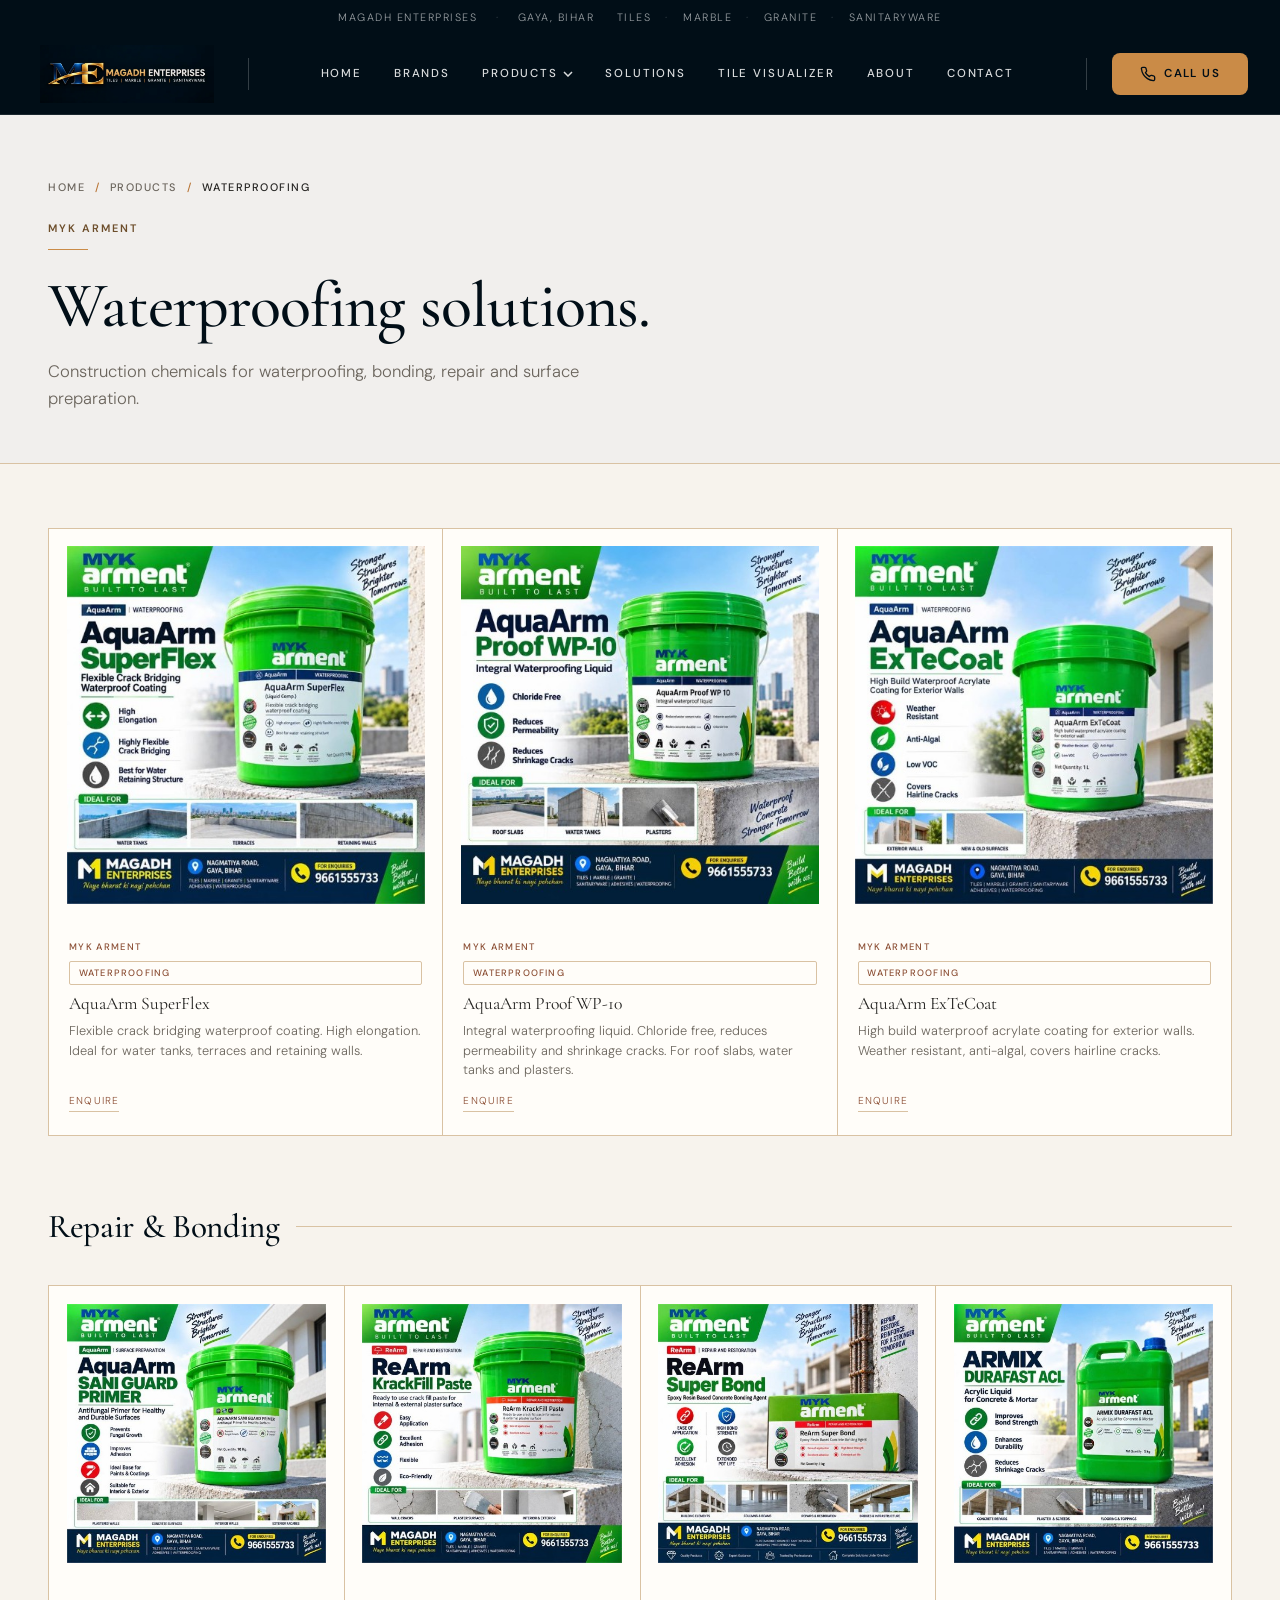
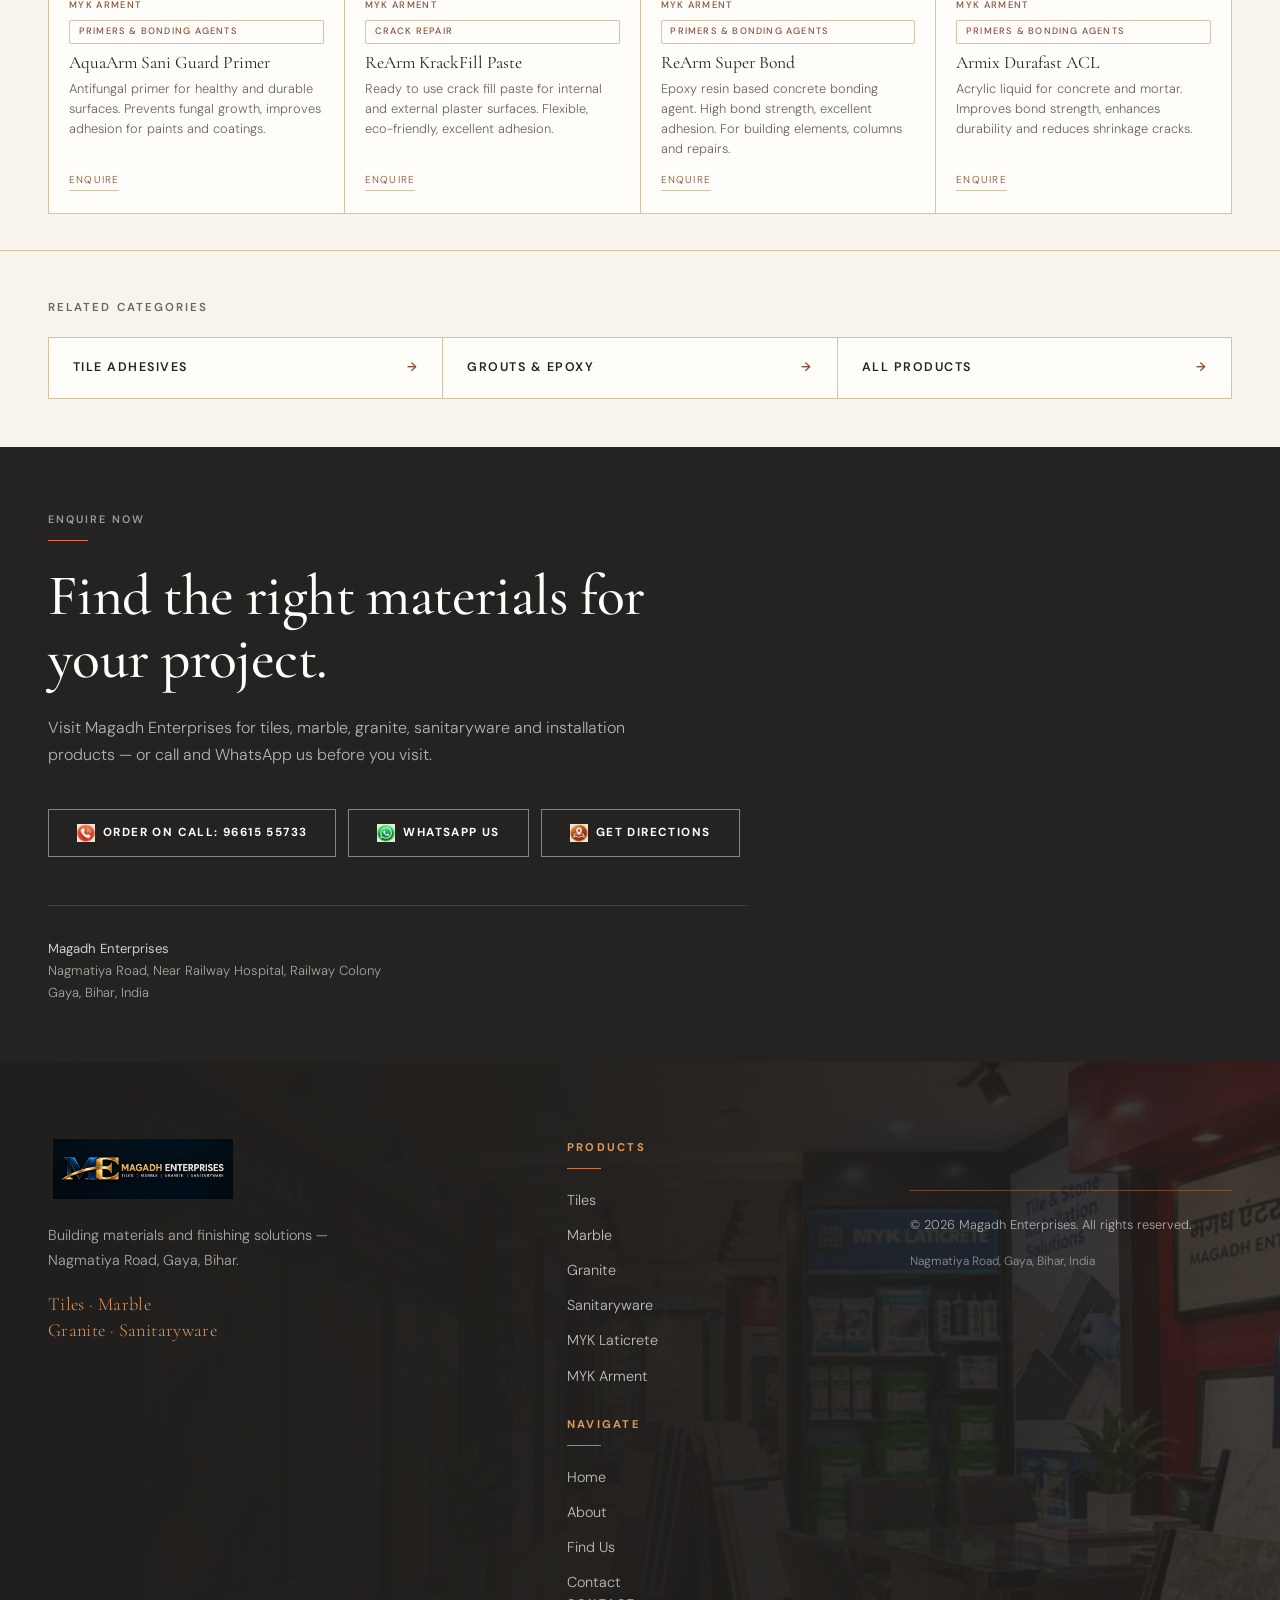
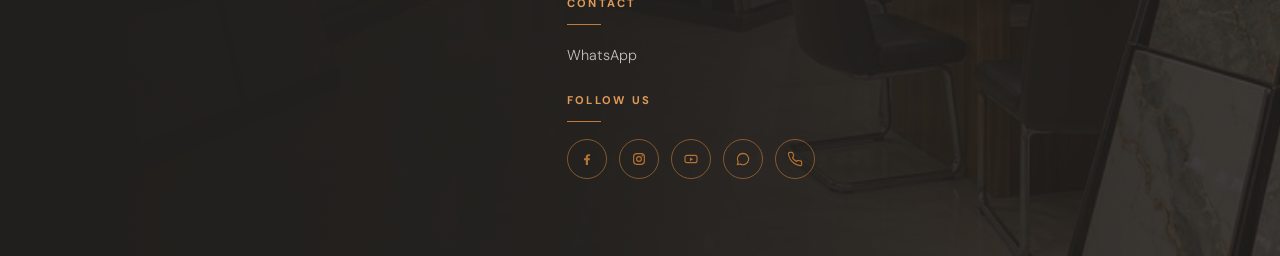
<file: waterproofing.html>
<!DOCTYPE html>
<html lang="en">
<head>
<meta charset="UTF-8">
<meta name="viewport" content="width=device-width, initial-scale=1, viewport-fit=cover">

<title>Magadh Enterprises | Waterproofing Solutions</title>
<meta name="description" content="MYK Arment waterproofing and repair solutions at Magadh Enterprises — AquaArm, ReArm and Armix products in Gaya.">
<link rel="canonical" href="https://magadhenterprises.netlify.app/waterproofing.html">
<meta name="theme-color" content="#010E17">
<meta name="robots" content="index, follow">
<meta name="google-adsense-account" content="ca-pub-2608310326412608">

<meta property="og:type" content="website">
<meta property="og:site_name" content="Magadh Enterprises">
<meta property="og:title" content="Magadh Enterprises | Waterproofing Solutions">
<meta property="og:description" content="MYK Arment waterproofing, repair and bonding solutions at Magadh Enterprises, Gaya, Bihar.">
<meta property="og:url" content="https://magadhenterprises.netlify.app/waterproofing.html">
<meta property="og:image" content="https://magadhenterprises.netlify.app/assets/images/showroom/hero-showroom.jpg">
<meta property="og:locale" content="en_IN">

<link rel="icon" href="/favicon.ico" sizes="any">
<link rel="icon" href="/favicon-32x32.png" sizes="32x32" type="image/png">
<link rel="apple-touch-icon" href="/apple-touch-icon.png" sizes="180x180">
<link rel="manifest" href="/manifest.webmanifest">

<link rel="preconnect" href="https://fonts.googleapis.com">
<link rel="preconnect" href="https://fonts.gstatic.com" crossorigin>
<link href="https://fonts.googleapis.com/css2?family=Cormorant+Garamond:ital,wght@0,300;0,400;0,500;0,600;1,300;1,400&family=DM+Sans:ital,opsz,wght@0,9..40,300;0,9..40,400;0,9..40,500;0,9..40,600;0,9..40,700;1,9..40,300;1,9..40,400;1,9..40,500;1,9..40,600;1,9..40,700&display=swap" rel="stylesheet">

<link rel="stylesheet" href="assets/css/styles.css">
</head>

<body>
<a class="skip-link" href="#main">Skip to content</a>

<aside class="topbar" aria-label="Business summary">
  MAGADH ENTERPRISES &nbsp;<span>·</span>&nbsp; GAYA, BIHAR
  &nbsp;&nbsp;&nbsp;
  TILES <span>·</span> MARBLE <span>·</span> GRANITE <span>·</span> SANITARYWARE
</aside>

<header class="site-header" id="site-header">
  <div class="container">
    <div class="header-inner">
      <a href="index.html" class="brand logo-brand" aria-label="Magadh Enterprises — home">
        <picture><source srcset="assets/images/branding/logo-640.webp" type="image/webp"><img src="assets/images/branding/logo.png"
           width="190" height="64"
              alt="Magadh Enterprises - Tiles, Marble, Granite &amp; Sanitaryware" class="header-logo"></picture>
      </a>

      <span class="nav-separator" aria-hidden="true"></span>

      <nav class="site-nav" aria-label="Primary">
        <a href="index.html" class="nav-link">Home</a>
        <a href="index.html#about" class="nav-link">Brands</a>
        <div class="nav-item has-dropdown">
          <button class="nav-link nav-dropdown-toggle" type="button"
                  aria-expanded="false" aria-controls="products-mega">
            Products
            <svg class="nav-caret" width="10" height="6" viewBox="0 0 10 6" fill="none" stroke="currentColor" stroke-width="1.5" aria-hidden="true"><path d="M1 1l4 4 4-4"/></svg>
          </button>
          <div class="mega-menu" id="products-mega" hidden>
            <div class="mega-menu-inner">
              <div class="mega-col">
                <a href="tiles.html" class="mega-item">
                  <span class="mega-thumb"><img src="assets/images/tiles/tiles-cat-640.jpg" alt="" loading="lazy"></span>
                  <span class="mega-name">Tiles</span>
                  <svg class="mega-arrow" viewBox="0 0 16 10" fill="none" stroke="currentColor" stroke-width="1.2" aria-hidden="true"><path d="M0.6 5h13.2"/><path d="M10.2 1.2 14.4 5l-4.2 3.8"/></svg>
                </a>
                <a href="marble-granite.html#marble" class="mega-item">
                  <span class="mega-thumb"><img src="assets/images/marble/marble-cat-640.jpg" alt="" loading="lazy"></span>
                  <span class="mega-name">Marble</span>
                  <svg class="mega-arrow" viewBox="0 0 16 10" fill="none" stroke="currentColor" stroke-width="1.2" aria-hidden="true"><path d="M0.6 5h13.2"/><path d="M10.2 1.2 14.4 5l-4.2 3.8"/></svg>
                </a>
                <a href="marble-granite.html#granite" class="mega-item">
                  <span class="mega-thumb"><img src="assets/images/granite/granite-cat-640.jpg" alt="" loading="lazy"></span>
                  <span class="mega-name">Granite</span>
                  <svg class="mega-arrow" viewBox="0 0 16 10" fill="none" stroke="currentColor" stroke-width="1.2" aria-hidden="true"><path d="M0.6 5h13.2"/><path d="M10.2 1.2 14.4 5l-4.2 3.8"/></svg>
                </a>
                <a href="sanitaryware.html" class="mega-item">
                  <span class="mega-thumb"><picture><source srcset="assets/images/visual/Bathroom%20Solution-1200.webp" type="image/webp"><img src="assets/images/visual/Bathroom%20Solution.png" alt="" loading="lazy"></picture></span>
                  <span class="mega-name">Sanitaryware</span>
                  <svg class="mega-arrow" viewBox="0 0 16 10" fill="none" stroke="currentColor" stroke-width="1.2" aria-hidden="true"><path d="M0.6 5h13.2"/><path d="M10.2 1.2 14.4 5l-4.2 3.8"/></svg>
                </a>
              </div>
              <div class="mega-col">
                <a href="tile-adhesives.html" class="mega-item">
                  <span class="mega-thumb"><img src="assets/images/laticrete/latafix-305-480.jpg" alt="" loading="lazy"></span>
                  <span class="mega-name">Tile Adhesives</span>
                  <svg class="mega-arrow" viewBox="0 0 16 10" fill="none" stroke="currentColor" stroke-width="1.2" aria-hidden="true"><path d="M0.6 5h13.2"/><path d="M10.2 1.2 14.4 5l-4.2 3.8"/></svg>
                </a>
                <a href="grouts-epoxy.html" class="mega-item">
                  <span class="mega-thumb"><img src="assets/images/laticrete/latapoxy-480.jpg" alt="" loading="lazy"></span>
                  <span class="mega-name">Grouts &amp; Epoxy</span>
                  <svg class="mega-arrow" viewBox="0 0 16 10" fill="none" stroke="currentColor" stroke-width="1.2" aria-hidden="true"><path d="M0.6 5h13.2"/><path d="M10.2 1.2 14.4 5l-4.2 3.8"/></svg>
                </a>
                <a href="waterproofing.html" class="mega-item">
                  <span class="mega-thumb"><img src="assets/images/arment/aquaarm-proof-wp10-480.jpg" alt="" loading="lazy"></span>
                  <span class="mega-name">Waterproofing</span>
                  <svg class="mega-arrow" viewBox="0 0 16 10" fill="none" stroke="currentColor" stroke-width="1.2" aria-hidden="true"><path d="M0.6 5h13.2"/><path d="M10.2 1.2 14.4 5l-4.2 3.8"/></svg>
                </a>
                <a href="tile-care.html" class="mega-item">
                  <span class="mega-thumb"><img src="assets/images/laticrete/clenza-tc-480.jpg" alt="" loading="lazy"></span>
                  <span class="mega-name">Tile Care &amp; Accessories</span>
                  <svg class="mega-arrow" viewBox="0 0 16 10" fill="none" stroke="currentColor" stroke-width="1.2" aria-hidden="true"><path d="M0.6 5h13.2"/><path d="M10.2 1.2 14.4 5l-4.2 3.8"/></svg>
                </a>
              </div>
            </div>
          </div>
        </div>
        <a href="index.html#what-we-do" class="nav-link">Solutions</a>
        <a href="tile-visualizer.html" class="nav-link">Tile Visualizer</a>
        <a href="index.html#trust" class="nav-link">About</a>
        <a href="index.html#contact" class="nav-link">Contact</a>
      </nav>

      <span class="nav-separator" aria-hidden="true"></span>

      <div class="header-actions">
        <a href="tel:+919661555733" class="nav-cta btn" aria-label="Call Us">
          <svg class="nav-cta-icon" width="16" height="16" viewBox="0 0 24 24" fill="none" stroke="currentColor" stroke-width="2" stroke-linecap="round" stroke-linejoin="round" aria-hidden="true"><path d="M22 16.92v3a2 2 0 0 1-2.18 2 19.79 19.79 0 0 1-8.63-3.07 19.5 19.5 0 0 1-6-6 19.79 19.79 0 0 1-3.07-8.67A2 2 0 0 1 4.11 2h3a2 2 0 0 1 2 1.72 12.84 12.84 0 0 0 .7 2.81 2 2 0 0 1-.45 2.11L8.09 9.91a16 16 0 0 0 6 6l1.27-1.27a2 2 0 0 1 2.11-.45 12.84 12.84 0 0 0 2.81.7A2 2 0 0 1 22 16.92z"/></svg>
          Call Us
        </a>
        <button class="hamburger" id="hamburger" type="button"
                aria-label="Open menu" aria-controls="mobile-nav" aria-expanded="false">
          <span></span><span></span><span></span>
        </button>
      </div>
    </div>
  </div>
</header>

<nav class="mobile-nav" id="mobile-nav" aria-label="Mobile" inert>
  <button class="mobile-nav-close" id="mobile-nav-close" type="button" aria-label="Close menu">
    <svg width="24" height="24" viewBox="0 0 24 24" fill="none" stroke="currentColor" stroke-width="2" stroke-linecap="round" aria-hidden="true"><path d="M18 6 6 18M6 6l12 12"/></svg>
  </button>
  <div class="mobile-nav-content">
    <a href="index.html" class="mobile-link">Home</a>
    <a href="index.html#about" class="mobile-link">Brands</a>
<div class="mobile-nav-group">
      <button class="mobile-link mobile-nav-toggle" type="button" aria-expanded="false"
aria-controls="mobile-products">
        Products
        <svg class="mobile-nav-caret" width="12" height="8" viewBox="0 0 12 8" fill="none" stroke="currentColor" stroke-width="1.5" aria-hidden="true"><path d="M1 1l5 5 5-5"/></svg>
      </button>
      <div class="mobile-nav-submenu" id="mobile-products" hidden>
        <a href="tiles.html" class="mobile-sublink">Tiles</a>
        <a href="marble-granite.html#marble" class="mobile-sublink">Marble</a>
        <a href="marble-granite.html#granite" class="mobile-sublink">Granite</a>
        <a href="sanitaryware.html" class="mobile-sublink">Sanitaryware</a>
        <a href="tile-adhesives.html" class="mobile-sublink">Tile Adhesives</a>
        <a href="grouts-epoxy.html" class="mobile-sublink">Grouts &amp; Epoxy</a>
        <a href="waterproofing.html" class="mobile-sublink">Waterproofing</a>
        <a href="tile-care.html" class="mobile-sublink">Tile Care &amp; Accessories</a>
      </div>
    </div>
    <a href="index.html#what-we-do" class="mobile-link">Solutions</a>
    <a href="tile-visualizer.html" class="mobile-link">Tile Visualizer</a>
    <a href="index.html#trust" class="mobile-link">About</a>
    <a href="index.html#contact" class="mobile-link">Contact</a>
  </div>
</nav>

<main id="main">

<section class="page-hero" aria-labelledby="page-title">
  <div class="container">
    <nav class="breadcrumb" aria-label="Breadcrumb">
      <a href="index.html">Home</a>
      <span aria-hidden="true">/</span>
      <a href="products.html">Products</a>
      <span aria-hidden="true">/</span>
      <span aria-current="page">Waterproofing</span>
    </nav>
    <p class="t-label">MYK ARMENT</p>
    <div class="divider"></div>
    <h1 id="page-title">Waterproofing solutions.</h1>
    <p class="t-body">Construction chemicals for waterproofing, bonding, repair and surface preparation.</p>
  </div>
</section>

<section class="section" id="waterproofing" aria-label="Waterproofing products">
  <div class="container">
    <div class="products-grid">

      <div class="product-card" data-category="waterproofing">
        <div class="product-card-img">
          <img src="assets/images/arment/aquaarm-superflex-480.jpg"
               alt="MYK Arment AquaArm SuperFlex flexible waterproof coating" loading="lazy" decoding="async"
                 srcset="assets/images/arment/aquaarm-superflex-480.jpg 480w, assets/images/arment/aquaarm-superflex-720.jpg 720w, assets/images/arment/aquaarm-superflex.jpg 900w"
                 sizes="(max-width: 540px) 45vw, 340px"
                 width="480" height="480">
        </div>
        <div class="product-card-body">
          <p class="brand-tag">MYK Arment</p>
          <p class="purpose-tag">Waterproofing</p>
          <h3 class="product-name">AquaArm SuperFlex</h3>
          <p class="product-desc">Flexible crack bridging waterproof coating. High elongation. Ideal for water tanks, terraces and retaining walls.</p>
          <a href="tel:+919661555733" class="product-cta" data-wa="product" data-product="AquaArm SuperFlex" aria-label="Enquire about AquaArm SuperFlex on WhatsApp">Enquire</a>
        </div>
      </div>

      <div class="product-card" data-category="waterproofing">
        <div class="product-card-img">
          <img src="assets/images/arment/aquaarm-proof-wp10-480.jpg"
               alt="MYK Arment AquaArm Proof WP-10 integral waterproofing liquid" loading="lazy" decoding="async"
                 srcset="assets/images/arment/aquaarm-proof-wp10-480.jpg 480w, assets/images/arment/aquaarm-proof-wp10-720.jpg 720w, assets/images/arment/aquaarm-proof-wp10.jpg 900w"
                 sizes="(max-width: 540px) 45vw, 340px"
                 width="480" height="480">
        </div>
        <div class="product-card-body">
          <p class="brand-tag">MYK Arment</p>
          <p class="purpose-tag">Waterproofing</p>
          <h3 class="product-name">AquaArm Proof WP-10</h3>
          <p class="product-desc">Integral waterproofing liquid. Chloride free, reduces permeability and shrinkage cracks. For roof slabs, water tanks and plasters.</p>
          <a href="tel:+919661555733" class="product-cta" data-wa="product" data-product="AquaArm Proof WP-10" aria-label="Enquire about AquaArm Proof WP-10 on WhatsApp">Enquire</a>
        </div>
      </div>

      <div class="product-card" data-category="waterproofing">
        <div class="product-card-img">
          <img src="assets/images/arment/aquaarm-extecoat-480.jpg"
               alt="MYK Arment AquaArm ExTeCoat exterior waterproof coating" loading="lazy" decoding="async"
                 srcset="assets/images/arment/aquaarm-extecoat-480.jpg 480w, assets/images/arment/aquaarm-extecoat-720.jpg 720w, assets/images/arment/aquaarm-extecoat.jpg 900w"
                 sizes="(max-width: 540px) 45vw, 340px"
                 width="480" height="480">
        </div>
        <div class="product-card-body">
          <p class="brand-tag">MYK Arment</p>
          <p class="purpose-tag">Waterproofing</p>
          <h3 class="product-name">AquaArm ExTeCoat</h3>
          <p class="product-desc">High build waterproof acrylate coating for exterior walls. Weather resistant, anti-algal, covers hairline cracks.</p>
          <a href="tel:+919661555733" class="product-cta" data-wa="product" data-product="AquaArm ExTeCoat" aria-label="Enquire about AquaArm ExTeCoat on WhatsApp">Enquire</a>
        </div>
      </div>

    </div>

    <div class="group-subhead">
      <h2>Repair &amp; Bonding</h2>
    </div>
    <div class="products-grid">

      <div class="product-card" data-category="primers-repair">
        <div class="product-card-img">
          <img src="assets/images/arment/aquaarm-sani-guard-primer-480.jpg"
               alt="MYK Arment AquaArm Sani Guard Primer antifungal primer" loading="lazy" decoding="async"
                 srcset="assets/images/arment/aquaarm-sani-guard-primer-480.jpg 480w, assets/images/arment/aquaarm-sani-guard-primer-720.jpg 720w, assets/images/arment/aquaarm-sani-guard-primer.jpg 900w"
                 sizes="(max-width: 540px) 45vw, 340px"
                 width="480" height="480">
        </div>
        <div class="product-card-body">
          <p class="brand-tag">MYK Arment</p>
          <p class="purpose-tag">Primers &amp; Bonding Agents</p>
          <h3 class="product-name">AquaArm Sani Guard Primer</h3>
          <p class="product-desc">Antifungal primer for healthy and durable surfaces. Prevents fungal growth, improves adhesion for paints and coatings.</p>
          <a href="tel:+919661555733" class="product-cta" data-wa="product" data-product="AquaArm Sani Guard Primer" aria-label="Enquire about AquaArm Sani Guard Primer on WhatsApp">Enquire</a>
        </div>
      </div>

      <div class="product-card" data-category="primers-repair">
        <div class="product-card-img">
          <img src="assets/images/arment/rearm-krackfill-paste-480.jpg"
               alt="MYK Arment ReArm KrackFill Paste crack filler" loading="lazy" decoding="async"
                 srcset="assets/images/arment/rearm-krackfill-paste-480.jpg 480w, assets/images/arment/rearm-krackfill-paste-720.jpg 720w, assets/images/arment/rearm-krackfill-paste.jpg 900w"
                 sizes="(max-width: 540px) 45vw, 340px"
                 width="480" height="480">
        </div>
        <div class="product-card-body">
          <p class="brand-tag">MYK Arment</p>
          <p class="purpose-tag">Crack Repair</p>
          <h3 class="product-name">ReArm KrackFill Paste</h3>
          <p class="product-desc">Ready to use crack fill paste for internal and external plaster surfaces. Flexible, eco-friendly, excellent adhesion.</p>
          <a href="tel:+919661555733" class="product-cta" data-wa="product" data-product="ReArm KrackFill Paste" aria-label="Enquire about ReArm KrackFill Paste on WhatsApp">Enquire</a>
        </div>
      </div>

      <div class="product-card" data-category="primers-repair">
        <div class="product-card-img">
          <img src="assets/images/arment/rearm-super-bond-480.jpg"
               alt="MYK Arment ReArm Super Bond epoxy concrete bonding agent" loading="lazy" decoding="async"
                 srcset="assets/images/arment/rearm-super-bond-480.jpg 480w, assets/images/arment/rearm-super-bond-720.jpg 720w, assets/images/arment/rearm-super-bond.jpg 900w"
                 sizes="(max-width: 540px) 45vw, 340px"
                 width="480" height="480">
        </div>
        <div class="product-card-body">
          <p class="brand-tag">MYK Arment</p>
          <p class="purpose-tag">Primers &amp; Bonding Agents</p>
          <h3 class="product-name">ReArm Super Bond</h3>
          <p class="product-desc">Epoxy resin based concrete bonding agent. High bond strength, excellent adhesion. For building elements, columns and repairs.</p>
          <a href="tel:+919661555733" class="product-cta" data-wa="product" data-product="ReArm Super Bond" aria-label="Enquire about ReArm Super Bond on WhatsApp">Enquire</a>
        </div>
      </div>

      <div class="product-card" data-category="primers-repair">
        <div class="product-card-img">
          <img src="assets/images/arment/armix-durafast-acl-480.jpg"
               alt="MYK Arment Armix Durafast ACL acrylic liquid for concrete" loading="lazy" decoding="async"
                 srcset="assets/images/arment/armix-durafast-acl-480.jpg 480w, assets/images/arment/armix-durafast-acl-720.jpg 720w, assets/images/arment/armix-durafast-acl.jpg 900w"
                 sizes="(max-width: 540px) 45vw, 340px"
                 width="480" height="480">
        </div>
        <div class="product-card-body">
          <p class="brand-tag">MYK Arment</p>
          <p class="purpose-tag">Primers &amp; Bonding Agents</p>
          <h3 class="product-name">Armix Durafast ACL</h3>
          <p class="product-desc">Acrylic liquid for concrete and mortar. Improves bond strength, enhances durability and reduces shrinkage cracks.</p>
          <a href="tel:+919661555733" class="product-cta" data-wa="product" data-product="Armix Durafast ACL" aria-label="Enquire about Armix Durafast ACL on WhatsApp">Enquire</a>
        </div>
      </div>

    </div>
  </div>
</section>

<section class="related-strip" aria-label="Related categories">
  <div class="container">
    <h2>RELATED CATEGORIES</h2>
    <div class="related-list">
      <a class="related-item" href="tile-adhesives.html"><span>Tile Adhesives</span><span aria-hidden="true">→</span></a>
      <a class="related-item" href="grouts-epoxy.html"><span>Grouts &amp; Epoxy</span><span aria-hidden="true">→</span></a>
      <a class="related-item" href="products.html"><span>All Products</span><span aria-hidden="true">→</span></a>
    </div>
  </div>
</section>

</main>

<!-- ENQUIRY CTA -->
<section class="cta-section" id="enquire" aria-labelledby="enquire-heading">
  <div class="container">
    <div class="cta-inner">
      <p class="t-label">Enquire Now</p>
      <div class="divider on-dark"></div>
      <h2 class="t-h2" id="enquire-heading">Find the right materials for your project.</h2>
      <p class="t-body">Visit Magadh Enterprises for tiles, marble, granite, sanitaryware and installation products — or call and WhatsApp us before you visit.</p>
      <div class="cta-buttons">
        <a href="tel:+919661555733" class="btn btn-light"><picture><source srcset="assets/images/social/call-168.webp" type="image/webp"><img class="btn-icon" src="assets/images/social/call.png" alt="" width="18" height="18" loading="lazy" decoding="async"></picture>Order on Call: 96615&nbsp;55733</a>
        <a href="https://wa.me/919661555733" class="btn btn-light" data-wa="general" rel="noopener" aria-label="Contact Magadh Enterprises on WhatsApp"><picture><source srcset="assets/images/social/whatsapp-168.webp" type="image/webp"><img class="btn-icon" src="assets/images/social/whatsapp.png" alt="" width="18" height="18" loading="lazy" decoding="async"></picture>WhatsApp Us</a>
        <a href="https://maps.app.goo.gl/x1hzBJcJXmrhhHgs7" target="_blank" rel="noopener" class="btn btn-light"><picture><source srcset="assets/images/social/location-168.webp" type="image/webp"><img class="btn-icon" src="assets/images/social/location.png" alt="" width="18" height="18" loading="lazy" decoding="async"></picture>Get Directions</a>
      </div>
      <div class="cta-address-block">
        <address class="cta-address">
            <strong>Magadh Enterprises</strong><br>
          Nagmatiya Road, Near Railway Hospital, Railway Colony<br>
          Gaya, Bihar, India
        </address>
      </div>
    </div>
  </div>
</section>

<!-- FOOTER -->
<footer class="site-footer">
  <div class="container">
    <div class="footer-grid">
      <div class="footer-brand">
        <picture><source srcset="assets/images/branding/logo-640.webp" type="image/webp"><img src="assets/images/branding/logo.png"
              width="190" height="64"
             alt="Magadh Enterprises - Tiles, Marble, Granite &amp; Sanitaryware" class="footer-logo" loading="lazy" decoding="async"></picture>
        <p class="brand-desc">Building materials and finishing solutions — Nagmatiya Road, Gaya, Bihar.</p>
        <p class="footer-tagline">Tiles &middot; Marble<br>Granite &middot; Sanitaryware</p>
      </div>
      <div class="footer-col footer-col--links"><div class="footer-group"><h3>Products</h3>
        <ul>
          <li><a href="tiles.html">Tiles</a></li>
          <li><a href="marble-granite.html#marble">Marble</a></li>
          <li><a href="marble-granite.html#granite">Granite</a></li>
          <li><a href="sanitaryware.html">Sanitaryware</a></li>
          <li><a href="tile-adhesives.html">MYK Laticrete</a></li>
          <li><a href="waterproofing.html">MYK Arment</a></li>
        </ul></div><div class="footer-group"><h3>Navigate</h3>
        <ul>
          <li><a href="index.html">Home</a></li>
          <li><a href="index.html#about">About</a></li>
          <li><a href="index.html#find-us">Find Us</a></li>
          <li><a href="#enquire">Contact</a></li>
        </ul>
      </div>
      <div class="footer-col">
        <h3>Contact</h3>
        <ul>
<li><a href="https://wa.me/919661555733" data-wa="visit"
rel="noopener" aria-label="Contact Magadh Enterprises on WhatsApp">WhatsApp</a></li>
        </ul>
        <h3 class="spaced">Follow Us</h3>
        <div class="social-links">
          <a href="https://www.facebook.com/profile.php?id=61593836797469" target="_blank" rel="noopener noreferrer" aria-label="Facebook">
            <svg width="16" height="16" viewBox="0 0 24 24" fill="currentColor" aria-hidden="true" focusable="false"><path d="M13.5 21v-7h2.4l.6-3h-3V9.1c0-.9.3-1.6 1.7-1.6h1.4V4.8c-.3 0-1.3-.1-2.4-.1-2.4 0-4 1.4-4 4V11H7.5v3h2.7v7h3.3z"/></svg>
          </a>
          <a href="https://www.instagram.com/magadh.home/" target="_blank" rel="noopener noreferrer" aria-label="Instagram">
            <svg width="16" height="16" viewBox="0 0 24 24" fill="none" stroke="currentColor" stroke-width="1.7" aria-hidden="true" focusable="false"><rect x="4" y="4" width="16" height="16" rx="4.5"/><circle cx="12" cy="12" r="3.6"/><circle cx="16.8" cy="7.2" r="1.1" fill="currentColor" stroke="none"/></svg>
          </a>
          <a href="https://www.youtube.com/channel/UCH4h26FJVHBCyzo5ydk17tg" target="_blank" rel="noopener noreferrer" aria-label="YouTube">
            <svg width="16" height="16" viewBox="0 0 24 24" fill="none" stroke="currentColor" stroke-width="1.7" aria-hidden="true" focusable="false"><rect x="3" y="6.5" width="18" height="11" rx="3"/><path d="M10.5 9.8l4.5 2.7-4.5 2.7z" fill="currentColor" stroke="none"/></svg>
          </a>
          <a href="https://wa.me/919661555733" data-wa="visit" rel="noopener noreferrer" aria-label="WhatsApp">
            <svg width="16" height="16" viewBox="0 0 24 24" fill="none" stroke="currentColor" stroke-width="1.7" stroke-linecap="round" stroke-linejoin="round" aria-hidden="true" focusable="false"><path d="M12 3.5a8.5 8.5 0 0 0-7.3 12.8L3.5 20.5l4.3-1.1A8.5 8.5 0 1 0 12 3.5z"/></svg>
          </a>
          <a href="tel:+919661555733" aria-label="Call us">
            <svg width="16" height="16" viewBox="0 0 24 24" fill="none" stroke="currentColor" stroke-width="1.7" stroke-linecap="round" stroke-linejoin="round" aria-hidden="true" focusable="false"><path d="M22 16.92v3a2 2 0 0 1-2.18 2 19.79 19.79 0 0 1-8.63-3.07 19.5 19.5 0 0 1-6-6 19.79 19.79 0 0 1-3.07-8.67A2 2 0 0 1 4.11 2h3a2 2 0 0 1 2 1.72 12.84 12.84 0 0 0 .7 2.81 2 2 0 0 1-.45 2.11L8.09 9.91a16 16 0 0 0 6 6l1.27-1.27a2 2 0 0 1 2.11-.45 12.84 12.84 0 0 0 2.81.7A2 2 0 0 1 22 16.92z"/></svg>
          </a>
        </div>
      </div>
    </div>
    <div class="footer-bottom">
      <p>&copy; <span data-current-year>2026</span> Magadh Enterprises. All rights reserved.</p>
      <p class="footer-address">Nagmatiya Road, Gaya, Bihar, India</p>
    </div>
  </div>
</footer>

<script src="assets/js/config.js" defer></script>
<script src="assets/js/products.js" defer></script>
<script src="assets/js/catalogue.js" defer></script>
<script src="assets/js/main.js" defer></script>
<script src="assets/js/ads.js" defer></script>
</body>
</html>
</file>
<file: assets/css/styles.css>
/* ==========================================================================
   Magadh Enterprises — stylesheet
   Single-page showroom site. Sections:
   1. Design tokens & reset
   2. Typography & shared primitives
   3. Topbar / header / navigation
   4. Hero & phone banner
   5. Categories
   6. About
   7. Product grids (MYK Laticrete / MYK Arment)
   8. What We Do
   9. Why
   10. Location & map
   11. CTA & footer
   12. Accessibility helpers
   13. Responsive breakpoints
   ========================================================================== */

/* 1. Design tokens & reset ----------------------------------------------
   Brand palette — Terracotta + Warm Neutral. These six are the source of
   truth and are never re-approximated anywhere else in the sheet.

   Measured contrast (WCAG 2.1) governs which of them may carry text:
     #242321 on #E76F51  5.08:1  PASS AA normal   -> terracotta buttons
     #E76F51 on #242321  5.08:1  PASS AA normal   -> accent text on dark
     #B87333 on #F7F3ED  3.43:1  large/UI only   -> borders, rules, large marks
     #D9C2A3 on #F7F3ED  1.56:1  decorative only  -> hairline dividers
     #E76F51 on #F7F3ED  2.80:1  FAIL            -> fills only, never text
   So terracotta is used as a background/foreground fill, copper as the
   border and rule colour, and a deepened warm brown carries small accent
   text on the light backgrounds where terracotta would fail.
   --------------------------------------------------------------------- */
:root {
  /* Brand palette */
  --terracotta: #E76F51;   /* primary — buttons, key actions, fills */
  --copper: #B87333;       /* sparing — borders, rules, large marks */
  --ivory: #F7F3ED;        /* page background */
  --cream: #FFFDF9;        /* raised surfaces, cards, light panels */
  --charcoal: #242321;     /* body text, dark sections */
  --sand: #D9C2A3;         /* borders, dividers, soft fills */

  /* Navbar palette */
  --nav-dark: #010E17;
  --nav-dark-secondary: #1E2930;
  --gold: #CA8B47;
  --gold-light: #F2DBBD;
  --nav-ivory: #F1EFED;
  --greige: #D8CCBB;
  --muted-teal: #7E948F;
  --bronze: #6D4E2B;
  --white: #FFFFFF;

  /* ============================================================
     PHASE 1 — DESIGN FOUNDATION
     New global design system tokens for future phases.
     These establish the visual language without redesigning
     existing sections.
     ============================================================ */

  /* 1. Color System — Official palette */
  --color-dark: #010E17;
  --color-dark-secondary: #1E2930;
  --color-gold: #CA8B47;
  --color-gold-light: #F2DBBD;
  --color-bg: #F1EFED;
  --color-neutral: #D8CCBB;
  --color-teal: #7E948F;
  --color-bronze: #6D4E2B;
  --color-white: #FFFFFF;

  /* Semantic token layer */
  --bg-primary: var(--color-bg);
  --bg-secondary: var(--color-neutral);
  --bg-dark: var(--color-dark);
  --bg-dark-secondary: var(--color-dark-secondary);
  --text-primary: var(--color-dark);
  --text-secondary: var(--color-bronze);
  --text-on-dark: var(--color-white);
  --text-on-dark-muted: rgba(255, 255, 255, .65);
  --accent: var(--color-gold);
  --accent-light: var(--color-gold-light);
  --border: var(--color-neutral);
  --border-dark: rgba(255, 255, 255, .15);
  --surface: var(--color-bg);
  --surface-dark: var(--color-dark-secondary);

  /* 2. Typography System */
  --font-display: 'Cormorant Garamond', Georgia, serif;
  --font-body: 'DM Sans', system-ui, sans-serif;

  /* 3. Spacing System */
  --space-xs: 8px;
  --space-sm: 16px;
  --space-md: 24px;
  --space-lg: 40px;
  --space-xl: 64px;
  --space-2xl: 96px;
  --space-3xl: 140px;

  /* 4. Container System */
  --container-max: 1440px;
  --container-gutter: clamp(1.25rem, 4vw, 3rem);

  /* 5. Grid System */
  --grid-columns: 12;
  --grid-gap: var(--space-md);

  /* 6. Border System */
  --border-width: 1px;
  --border-color: var(--color-neutral);
  --border-color-dark: rgba(255, 255, 255, .15);

  /* 7. Border Radius System */
  --radius-sm: 4px;
  --radius-md: 8px;
  --radius-lg: 12px;
  --radius-xl: 16px;

  /* 8. Button System */
  --btn-radius: 8px;
  --btn-padding-x: 1.5rem;
  --btn-padding-y: .75rem;

  /* 9. Animation System */
  --transition-fast: 200ms;
  --transition-base: 300ms;
  --transition-slow: 500ms;
  --transition-slower: 700ms;
  --ease-out: cubic-bezier(.22, .61, .36, 1);
  --ease-in-out: cubic-bezier(.4, 0, .2, 1);

  /* 10. Shadow System */
  --shadow-sm: 0 1px 2px rgba(1, 14, 23, .04);
  --shadow-md: 0 4px 12px rgba(1, 14, 23, .06);
  --shadow-lg: 0 12px 32px rgba(1, 14, 23, .08);
  --shadow-xl: 0 20px 60px rgba(1, 14, 23, .12);

  /* 11. Z-Index System */
  --z-base: 1;
  --z-dropdown: 100;
  --z-sticky: 200;
  --z-overlay: 300;
  --z-modal: 400;

  /* Roles */
  --bg: var(--ivory);
  --surface: var(--cream);
  /* Soft warm neutral behind photographs and on card hover. Sits between ivory
     and sand so it reads as a surface tint without becoming a new brand hue. */
  --surface-alt: #EDE6DA;
  --ink: var(--charcoal);
  --dark: var(--charcoal);
  --white: var(--cream);
  --border: var(--sand);

  /* #716B63 as in the baseline, darkened one step to #6B655D. It clears
     4.5:1 on ivory, cream and the warm hover tint (5.2–5.7:1), which the
     original did not, and stays visually the same warm grey. */
  --muted: #6B655D;
  /* Deepened warm brown for small accent text on light backgrounds.
     Terracotta itself is only 2.80:1 on ivory, so it cannot be used here;
     this is the text-safe member of the same warm family (5.78:1). */
  --accent: #8C4F35;
  /* Terracotta is the correct accent on the dark panels (5.08:1). */
  --accent-on-dark: var(--terracotta);
  /* Focus rings need 3:1 against the surface they sit on. Copper clears it at
     3.43:1 where terracotta (2.80:1) would not. */
  --focus: var(--copper);

  --serif: 'Cormorant Garamond', Georgia, serif;
  --sans: 'DM Sans', system-ui, sans-serif;
/* One content grid for the whole site. Every section is inset by the same
       fluid gutter and capped at the same maximum width, so Hero, Categories,
       Products, About, CTA and Footer share one set of alignment
       lines. Sections must not add their own horizontal margins. */
--container-max: 1320px;
  --container-gutter: clamp(1.25rem, 5vw, 3rem);

  /* Vertical rhythm. Deliberately asymmetric.
     A section owns a generous "arrival" space above its content but only a short
     "hand-off" space below it, because the space below one section and the space
     above the next are the SAME piece of empty page - a reader experiences one
     gap, not two. Giving both sides a full --section stacked two 112px paddings
     into a 224px void at every single boundary, which is what the empty bands
     between sections actually were.
       --section      - arrival space above a section's content
       --section-end  - hand-off below a section's content
       --section-rule - hand-off before a full-bleed band, which needs more air
       --section-pair - hand-off between two closely related sections (the brand
                        grid into the product categories, one brand grid into
                        the next), where a full arrival gap would read as a break
                        between things that belong together */
  --section:      clamp(3rem, 5vw, 4.5rem);
  --section-end:  clamp(1.75rem, 2.75vw, 2.5rem);
  --section-rule: clamp(2.75rem, 4.5vw, 4rem);
  --section-pair: clamp(1rem, 1.75vw, 1.5rem);
}

*,
*::before,
*::after { box-sizing: border-box; margin: 0; padding: 0 }

html { scroll-behavior: smooth; -webkit-text-size-adjust: 100% }

body {
  background: var(--bg);
  color: var(--ink);
  font-family: var(--sans);
  font-size: 1rem;
  line-height: 1.6;
  font-weight: 300;
  overflow-x: hidden;
}

img {
  display: block;
  max-width: 100%;
  height: auto;
  object-fit: cover;
  background: var(--surface-alt);
}

a { color: inherit; text-decoration: none }
ul { list-style: none }
button { font: inherit; color: inherit; cursor: pointer; border: none; background: none }

/* Responsive images. This is the modern equivalent of the Bootstrap 3
   .img-responsive helper, which is deliberately not used: no framework is
   needed for this. Content images never exceed their column and always keep
   their intrinsic ratio, so nothing is stretched or clipped.
   Deliberate crops (hero, map) opt back in via a class rule, which
   outranks this element selector. */
img { max-width: 100%; height: auto; display: block }

.container {
  width: min(100% - (var(--container-gutter) * 2), var(--container-max));
  margin-inline: auto;
}

/* 2. Typography & shared primitives --------------------------------------- */
.t-display {
  font-family: var(--serif);
  font-size: clamp(3.2rem, 8vw, 7.5rem);
  font-weight: 300;
  line-height: .95;
  letter-spacing: -.02em;
}

.t-h2 {
  font-family: var(--serif);
  font-size: clamp(2rem, 4.5vw, 3.75rem);
  font-weight: 500;
  line-height: 1.08;
  letter-spacing: -.01em;
}

/* Subsection heading inside a composite block (e.g. the introduction). */
.t-h3 {
  font-family: var(--serif);
  font-size: clamp(1.5rem, 2.6vw, 2.25rem);
  font-weight: 500;
  line-height: 1.15;
  letter-spacing: -.01em;
}

.t-label {
  font-family: var(--sans);
  font-size: .68rem;
  font-weight: 600;
  letter-spacing: .18em;
  text-transform: uppercase;
  color: var(--muted);
}

.t-body {
  font-size: 1rem;
  line-height: 1.72;
  color: var(--muted);
  max-width: 56ch;
}

/* Small modifier hooks. These replace what used to be one-off style=""
   attributes on the markup, so spacing and focal points now live in one place. */
/* 24px at desktop: enough air under a heading for the paragraph to read as a
   new element, instead of the 12px it was sitting at. */
.t-body.sub { margin-top: 1.5rem }
.t-body.gap-below { margin-bottom: 1.25rem }
.divider.on-dark { background: var(--copper) }
.footer-col h3.spaced { margin-top: 1.5rem }

.btn {
  display: inline-flex;
  align-items: center;
  gap: .5rem;
  font-family: var(--sans);
  font-size: .73rem;
  font-weight: 700;
  letter-spacing: .12em;
  text-transform: uppercase;
  padding: .85rem 1.75rem;
  transition: background .2s, color .2s, border-color .2s;
  white-space: nowrap;
}

/* Primary action: solid terracotta with charcoal text (5.08:1). Cream text on
   terracotta only reaches 3.04:1, so the label is charcoal, not cream. */
.btn-primary { background: var(--terracotta); color: var(--charcoal); border: 1.5px solid var(--terracotta) }
.btn-primary:hover { background: var(--charcoal); color: var(--cream); border-color: var(--charcoal) }
.btn-ghost { background: transparent; color: var(--ink); border: 1.5px solid var(--border) }
.btn-ghost:hover { border-color: var(--ink) }
.btn-light { background: transparent; color: var(--cream); border: 1.5px solid rgba(255, 253, 249, .45) }
.btn-light:hover { background: var(--cream); color: var(--ink) }

.divider { width: 40px; height: 1px; background: var(--copper); margin-block: .75rem 1.5rem }
.divider.center { margin-inline: auto }

.section { padding-block: var(--section) var(--section-end) }
/* A header stays close to the content it introduces: at 3vw this is ~42px on
   desktop, so the tab bar under #products lands inside the 35-50px band instead
   of a full section gap away from its own paragraph. */
.section-header { margin-bottom: clamp(1.75rem, 3vw, 2.75rem) }
.section-header.center { text-align: center }
.section-header.center .t-body { margin-inline: auto }

/* 3. Topbar / header / navigation ----------------------------------------- */
.topbar {
  background: var(--nav-dark);
  color: rgba(255, 255, 255, .6);
  font-family: var(--sans);
  font-size: .67rem;
  letter-spacing: .14em;
  text-transform: uppercase;
  text-align: center;
  padding: .55rem 1rem;
}

.topbar span { margin-inline: .6rem; color: rgba(255, 255, 255, .25) }

.site-header {
  position: sticky;
  top: 0;
  z-index: 200;
  background: var(--nav-dark);
  border-bottom: 1px solid rgba(255, 255, 255, .1);
  backdrop-filter: none;
  transition: box-shadow var(--transition-base) var(--ease-out);
}

.site-header.scrolled { box-shadow: 0 8px 40px rgba(1, 14, 23, .25) }

.site-header > .container {
  --container-max: 1440px;
  --container-gutter: clamp(1.25rem, 4vw, 2rem);
}

.header-inner {
  display: flex;
  align-items: center;
  justify-content: space-between;
  padding-block: .65rem;
  gap: clamp(1rem, 2vw, 2rem);
}

.brand { display: flex; flex-direction: column }
.brand-name {
  font-family: var(--sans);
  font-size: .88rem;
  font-weight: 500;
  letter-spacing: .14em;
  text-transform: uppercase;
  color: var(--white);
}
.brand-sub {
  font-family: var(--sans);
  font-size: .59rem;
  letter-spacing: .15em;
  text-transform: uppercase;
  color: rgba(255, 255, 255, .5);
  margin-top: .1rem;
}
.logo-brand { display: inline-flex; align-items: center; flex-shrink: 0; line-height: 0 }
.header-logo {
  display: block;
  width: 190px;
  height: auto;
  max-height: 58px;
  object-fit: contain;
  background: transparent;
}

@media (max-width: 1024px) {
  .header-logo {
    width: 165px;
    max-height: 52px;
  }
}

@media (max-width: 768px) {
  .header-logo {
    width: 145px;
    max-height: 48px;
  }
}

@media (max-width: 480px) {
  .header-logo {
    width: 125px;
    max-height: 42px;
  }
}

.nav-separator {
  width: 1px;
  height: 32px;
  background: rgba(255, 255, 255, .20);
  flex: none;
}

.site-nav {
  display: flex;
  align-items: center;
  justify-content: center;
  gap: clamp(1.25rem, 2.5vw, 2.5rem);
  margin-left: auto;
  margin-right: auto;
}

.nav-link {
  font-family: var(--sans);
  font-size: .72rem;
  font-weight: 500;
  letter-spacing: .16em;
  text-transform: uppercase;
  color: rgba(255, 255, 255, .85);
  transition: color var(--transition-base) var(--ease-out);
  position: relative;
  padding: .5rem 0;
  display: inline-flex;
  align-items: center;
  gap: .35rem;
  background: none;
  border: none;
  cursor: pointer;
}

.nav-link::after {
  content: '';
  position: absolute;
  bottom: -.1rem;
  left: 0;
  width: 0;
  height: 1px;
  background: var(--gold);
  transition: width var(--transition-base) var(--ease-out);
}

.nav-link:hover { color: var(--gold) }
.nav-link:hover::after { width: 100% }

.nav-link.is-current { color: var(--gold); font-weight: 600 }
.nav-link.is-current::after { width: 100%; background: var(--gold) }

.nav-caret { transition: transform .2s }
.nav-item.has-dropdown:hover .nav-caret,
.nav-dropdown-toggle[aria-expanded="true"] .nav-caret { transform: rotate(180deg) }

.nav-item.has-dropdown { position: relative }

.mega-menu {
  position: absolute;
  top: calc(100% + 1rem);
  left: 50%;
  transform: translateX(-50%);
  background: var(--nav-ivory);
  border: 1px solid var(--greige);
  border-radius: 12px;
  box-shadow: 0 20px 60px rgba(1, 14, 23, .12);
  padding: 1.75rem;
  min-width: 560px;
  z-index: 300;
  animation: navFadeIn var(--transition-base) var(--ease-out);
}

@keyframes navFadeIn {
  from { opacity: 0; transform: translateX(-50%) translateY(8px); }
  to { opacity: 1; transform: translateX(-50%) translateY(0); }
}

.mega-menu[hidden] { display: none }

.mega-menu-inner {
  display: grid;
  grid-template-columns: 1fr 1fr;
  gap: 1.75rem;
}

.mega-col {
  display: flex;
  flex-direction: column;
  gap: .25rem;
}

.mega-item {
  display: flex;
  align-items: center;
  gap: .75rem;
  padding: .7rem .85rem;
  border-radius: var(--radius-sm);
  transition: background var(--transition-base) var(--ease-out),
              color var(--transition-base) var(--ease-out);
  text-decoration: none;
  color: var(--nav-dark);
}

.mega-item:hover { background: rgba(202, 139, 71, .1) }

.mega-thumb {
  width: 48px;
  height: 48px;
  border-radius: 6px;
  overflow: hidden;
  flex: none;
  background: var(--greige);
}

.mega-thumb img {
  width: 100%;
  height: 100%;
  object-fit: cover;
}

.mega-icon {
  display: flex;
  align-items: center;
  justify-content: center;
  width: 28px;
  height: 28px;
  color: var(--gold);
  flex: none;
}

.mega-icon svg { width: 18px; height: 18px }

.mega-name {
  flex: 1;
  font-family: var(--sans);
  font-size: .85rem;
  font-weight: 500;
  color: var(--nav-dark);
}

.mega-arrow {
  width: 14px;
  height: 10px;
  color: var(--gold);
  flex: none;
  transition: transform .2s;
}

.mega-item:hover .mega-arrow { transform: translateX(3px) }

.header-actions {
  display: flex;
  align-items: center;
  gap: .75rem;
  flex: none;
}

.nav-cta {
  display: inline-flex;
  align-items: center;
  justify-content: center;
  gap: .5rem;
  padding: .72rem 1.75rem;
  background: var(--gold);
  color: var(--nav-dark);
  border: none;
  border-radius: var(--btn-radius);
  font-family: var(--sans);
  font-size: .72rem;
  font-weight: 600;
  letter-spacing: .12em;
  text-transform: uppercase;
  white-space: nowrap;
  text-decoration: none;
  transition: background var(--transition-base) var(--ease-out),
              transform var(--transition-base) var(--ease-out),
              box-shadow var(--transition-base) var(--ease-out);
  flex: none;
}

.nav-cta:hover,
.nav-cta:focus-visible {
  background: var(--gold-light);
  transform: translateY(-1px);
  box-shadow: 0 6px 18px rgba(202, 139, 71, .35);
}

.nav-cta:active {
  transform: translateY(0);
  box-shadow: 0 2px 10px rgba(202, 139, 71, .25);
}
.nav-cta-icon { width: 16px; height: 16px }

.hamburger {
  display: none;
  flex-direction: column;
  align-items: center;
  justify-content: center;
  gap: 5px;
  min-width: 44px;
  min-height: 44px;
  padding: .4rem;
  cursor: pointer;
  background: none;
  border: none;
}
.hamburger span { display: block; width: 22px; height: 1.5px; background: var(--white); transition: all .25s }
.hamburger.open span:nth-child(1) { transform: rotate(45deg) translate(4.5px, 4.5px) }
.hamburger.open span:nth-child(2) { opacity: 0 }
.hamburger.open span:nth-child(3) { transform: rotate(-45deg) translate(4.5px, -4.5px) }

.mobile-nav {
  display: none;
  position: fixed;
  inset: 0;
  background: var(--nav-ivory);
  z-index: 99;
  padding: 1.5rem;
  flex-direction: column;
  overflow-y: auto;
}

.mobile-nav.open { display: flex }

.mobile-nav-close {
  position: absolute;
  top: 1.25rem;
  right: 1.25rem;
  width: 44px;
  height: 44px;
  display: flex;
  align-items: center;
  justify-content: center;
  background: none;
  border: none;
  color: var(--nav-dark);
  cursor: pointer;
}

.mobile-nav-content {
  display: flex;
  flex-direction: column;
  gap: .5rem;
  padding-top: 4rem;
  padding-bottom: 2rem;
}

.mobile-link {
  display: flex;
  align-items: center;
  justify-content: space-between;
  width: 100%;
  padding: 1rem 0;
  font-family: var(--sans);
  font-size: 1rem;
  font-weight: 500;
  letter-spacing: .08em;
  text-transform: uppercase;
  color: var(--nav-dark);
  text-decoration: none;
  background: none;
  border: none;
  border-bottom: 1px solid var(--greige);
  cursor: pointer;
  text-align: left;
}

.mobile-nav-caret { transition: transform .2s }
.mobile-nav-toggle[aria-expanded="true"] .mobile-nav-caret { transform: rotate(180deg) }

.mobile-nav-submenu {
  display: flex;
  flex-direction: column;
  padding-left: 1rem;
  border-bottom: 1px solid var(--greige);
}

.mobile-nav-submenu[hidden] { display: none }

.mobile-sublink {
  padding: .75rem 0;
  font-family: var(--sans);
  font-size: .85rem;
  font-weight: 400;
  color: var(--nav-dark);
  text-decoration: none;
  border-bottom: 1px solid rgba(216, 204, 187, .5);
}

.mobile-sublink:last-child { border-bottom: none }

body.nav-open .site-header { z-index: 101 }

/* 4. Introduction & promo banner ------------------------------------------- */
.intro { background: var(--color-bg); padding-block: clamp(3rem, 4vw, 4rem) }

/* The former .intro-detail block (a text-only duplicate of What We Do plus the
   How We Help / What We Offer split) has been folded into #what-we-do, which
   now renders those two panels as bordered boxes. The .intro-* rules that only
   styled that block were removed with it; the hero keeps its own .intro-*
   classes (.intro-head, .intro-lede, .intro-ctas, .intro-place,
   .intro-services), which are unaffected. */

.intro-head { max-width: 1120px }
.intro-heading { margin-top: .25rem; font-family: var(--font-display); font-size: clamp(3rem, 5.2vw, 5.8rem); font-weight: 500; line-height: .94; letter-spacing: -.02em; text-transform: uppercase; color: var(--color-dark); }
.intro-heading em { font-style: italic; color: var(--accent) }

.intro-lede { margin-top: clamp(1.25rem, 2.5vw, 2rem); max-width: 480px; }
.intro-lede .t-body { margin: 0 }

/* Hero service row sits above the buttons, so the button block needs less air
   than it did when the lede was followed straight by the CTAs. */
.intro-ctas {
  display: flex;
  flex-wrap: wrap;
  align-items: center;
  gap: .75rem;
  width: fit-content;
  margin-top: clamp(1.75rem, 3vw, 2.5rem);
}

.intro-ctas .btn {
  min-width: 180px;
  min-height: 48px;
  padding: 14px 26px;
  justify-content: center;
  border-radius: 8px;
  font-size: .78rem;
  font-weight: 600;
  letter-spacing: .12em;
  transition: background-color .3s ease, color .3s ease, border-color .3s ease;
}

.intro-ctas .btn-primary {
  background: var(--color-gold);
  color: var(--color-dark);
  border: 1px solid var(--color-gold);
}

.intro-ctas .btn-primary:hover {
  background: #B87B34;
  border-color: #B87B34;
}

.intro-ctas .btn-ghost {
  background: transparent;
  color: var(--color-dark);
  border: 1px solid var(--color-neutral);
}

.intro-ctas .btn-ghost:hover {
  background: var(--color-gold-light);
  border-color: var(--color-gold);
}

.intro-ctas .btn span {
  display: inline-block;
  transition: transform .3s ease;
}

.intro-ctas .btn:hover span {
  transform: translateX(4px);
}

/* The five things we supply and install. Answers "what do you sell?" without
   turning the hero into a bullet list. */
.intro-services {
  display: flex;
  flex-wrap: wrap;
  gap: .7rem clamp(1.5rem, 4vw, 3.25rem);
  margin-top: clamp(2.25rem, 4vw, 3.25rem);
  padding-top: 1.4rem;
  border-top: 1px solid var(--border);
}

.intro-services li {
  font-family: var(--sans);
  font-size: .74rem;
  font-weight: 500;
  letter-spacing: .16em;
  text-transform: uppercase;
  color: var(--ink);
}

.intro-place {
  margin-top: 1.15rem;
  font-family: var(--sans);
  font-size: .68rem;
  font-weight: 500;
  letter-spacing: .18em;
  text-transform: uppercase;
  color: var(--muted);
}

/* 4b. Homepage reference alignment: split hero, category bar, dark trust.
   Scoped to the hero / category bar / trust band only; no other section is
   restyled here. */
.intro > .container {
  --container-max: 1440px;
  --container-gutter: clamp(2rem, 5vw, 5rem);
}

.catbar > .container,
.about > .container {
  --container-max: 1440px;
  --container-gutter: clamp(2rem, 6vw, 7rem);
}

.hero-grid {
  display: grid;
  grid-template-columns: minmax(0, 0.85fr) minmax(0, 1.15fr);
  gap: clamp(2.5rem, 5vw, 5rem);
  align-items: center;
}

.hero-copy { min-width: 0 }

.hero-copy .t-label { color: var(--color-bronze) }

.hero-copy .divider { background: var(--color-gold) }

.hero-copy .t-body {
  font-size: clamp(1rem, 1.2vw, 1.125rem);
  line-height: 1.5;
  max-width: 480px;
}

.hero-media {
  position: relative;
  min-height: clamp(380px, 40vw, 620px);
  overflow: hidden;
  border-radius: 4px;
}

.hero-media img {
  position: absolute;
  inset: 0;
  width: 100%;
  height: 100%;
  object-fit: cover;
  transition: transform var(--transition-slower) var(--ease-out);
}

/* The text column settles over the photograph's edge instead of ending in a
   hard vertical seam. Mask only; no overlap, absolute positioning or
   negative margins are used for layout. */
.hero-media img {
  -webkit-mask-image: linear-gradient(to right, transparent 0, #000 72px);
  mask-image: linear-gradient(to right, transparent 0, #000 72px);
}

.hero-media:hover img { transform: scale(1.02) }

/* Full-width category strip directly under the hero. Light background with
   subtle greige rules top and bottom; items spread across the content width
   with hairline separators. */
.catbar {
  background: var(--color-bg);
  border-top: 1px solid var(--color-neutral);
  border-bottom: 1px solid var(--color-neutral);
}

.catbar-list {
  display: flex;
  align-items: stretch;
  justify-content: space-between;
  gap: 0;
}

.catbar-list li {
  flex: 1 1 0;
  padding-block: 1.5rem;
  text-align: center;
  font-family: var(--sans);
  font-size: .74rem;
  font-weight: 500;
  letter-spacing: .18em;
  text-transform: uppercase;
  color: var(--ink);
  white-space: nowrap;
}

.catbar-list li + li { border-left: 1px solid var(--color-neutral) }

/* Dark transition band after About. This section previously shipped without
   any styling; the treatment below only establishes the dark backdrop,
   readable text and a simple four-column rhythm — its content is untouched. */
.trust-section {
  background: var(--color-dark);
  color: var(--color-white);
  padding-block: clamp(4rem, 7vw, 6rem);
}

@media (max-width: 768px) {
  .trust-section { padding-block: 3.5rem }
}

.trust-section .trust-label {
  font-family: var(--sans);
  font-size: .72rem;
  font-weight: 600;
  letter-spacing: .18em;
  text-transform: uppercase;
  color: var(--color-gold);
  margin-bottom: .75rem;
}

.trust-section .trust-heading {
  font-family: var(--font-display);
  font-size: clamp(2rem, 4vw, 3.25rem);
  font-weight: 500;
  line-height: 1.05;
  letter-spacing: -.01em;
  text-transform: uppercase;
  color: var(--color-white);
  max-width: 22ch;
}

.trust-section .trust-sub {
  margin-top: 1rem;
  max-width: 70ch;
  font-size: 1rem;
  line-height: 1.6;
  color: rgba(255, 255, 255, .7);
}

.trust-section .trust-grid {
  display: grid;
  grid-template-columns: repeat(4, minmax(0, 1fr));
  gap: clamp(1.5rem, 3vw, 2.5rem);
  margin-top: clamp(2rem, 4vw, 3.5rem);
  align-items: start;
}

.trust-section .trust-divider { display: none }

.trust-section .trust-item {
  border-top: 1px solid rgba(255, 255, 255, .15);
  padding-top: 1.25rem;
}

.trust-section .trust-num {
  font-family: var(--sans);
  font-size: .72rem;
  font-weight: 600;
  letter-spacing: .18em;
  color: var(--color-gold);
}

.trust-section .trust-item-title {
  margin-top: .6rem;
  font-family: var(--sans);
  font-size: .85rem;
  font-weight: 600;
  letter-spacing: .14em;
  text-transform: uppercase;
  color: var(--color-white);
}

.trust-section .trust-item-text {
  margin-top: .5rem;
  font-size: .95rem;
  line-height: 1.6;
  color: rgba(255, 255, 255, .7);
}

@media (max-width: 1024px) {
  .hero-grid { grid-template-columns: 1fr; gap: clamp(2rem, 5vw, 3rem); }
  .hero-media { min-height: clamp(280px, 60vw, 440px); }
  .hero-media img {
    -webkit-mask-image: none;
    mask-image: none;
  }
  .trust-section .trust-grid { grid-template-columns: repeat(2, minmax(0, 1fr)); }
}

@media (max-width: 640px) {
  .catbar-list {
    justify-content: flex-start;
    overflow-x: auto;
    scrollbar-width: thin;
  }
  .catbar-list li {
    flex: none;
    padding-inline: 1.25rem;
  }
  .trust-section .trust-grid { grid-template-columns: 1fr; }
}

/* 5. Categories ------------------------------------------------------------ */
/* The brand grid introduces the product categories sitting directly beneath it,
   so it hands off with the short paired gap rather than a full arrival space -
   the two read as one browsing step instead of two unrelated sections. */
.categories { padding-bottom: var(--section-pair) }

/* Cards sit on cream against sand gutters, so the grid reads as separate
   surfaces without needing shadows. */
/* Four categories, auto-fit so they step down gracefully instead of forcing
   four cramped columns at tablet width. 300px keeps four across at the 1320px
   container (unchanged on desktop) while giving 3 / 2 / 1 below it. */
.cat-grid { display: grid; grid-template-columns: repeat(auto-fit, minmax(min(300px, 100%), 1fr)); gap: 1px; background: var(--border) }
.cat-card { background: var(--surface); position: relative; overflow: hidden; display: flex; flex-direction: column; transition: background .2s }
.cat-card:hover { background: var(--surface-alt) }
/* Category photography is 3:2 landscape. The old 3:4 portrait box with
   object-fit: cover cut the sides off every one of these, so the frame now
   matches the artwork and the image is contained, never cropped. */
.cat-card-img {
  aspect-ratio: 3 / 2;
  display: flex;
  align-items: center;
  justify-content: center;
  padding: clamp(.5rem, 1.5vw, .9rem);
  background: var(--surface);
  box-sizing: border-box;
}
.cat-card-img img { width: 100%; height: 100%; object-fit: contain }

/* Responsive category sources are wrapped in <picture>, which is inline by
   default. Without a definite box here, `height: 100%` on the img has nothing
   to resolve against and the frame stops letterboxing. The location photo has
   its own rule further down: it is absolutely positioned, not in flow. */
.cat-card-img > picture { display: block; width: 100%; height: 100% }
/* The old per-category focal-point offsets existed to hold a 3:4 crop on its
   subject. With the image contained rather than cropped there is nothing to
   reposition, so they are gone. The hover zoom went with them: a scaled image
   inside the padded frame would spill past the card edge. */
.cat-card-body { padding: 1.25rem 1.5rem; border-top: 1px solid var(--border) }
.cat-card-body .t-label { margin-bottom: .3rem }
.cat-card-name { font-family: var(--serif); font-size: 1.45rem; font-weight: 300; color: var(--ink) }
.cat-card-desc { font-size: .82rem; color: var(--muted); margin-top: .25rem; line-height: 1.5 }

/* Quiet "Explore" affordance. Matches .product-cta so the category cards and the
   product cards read as the same family. */
.cat-card-link {
  display: inline-block;
  margin-top: .55rem;
  padding: .35rem 0;
  font-family: var(--sans);
  font-size: .66rem;
  font-weight: 500;
  letter-spacing: .14em;
  text-transform: uppercase;
  color: var(--ink);
  border-bottom: 1px solid var(--border);
  transition: color .2s, border-color .2s;
}

.cat-card-link:hover,
.cat-card-link:focus-visible { color: var(--accent); border-color: var(--accent) }

/* 5b. Material-solutions wheel (Deals In) ----------------------------------
   Four photographic category panels around a central brand medallion.
   Scoped .material-* classes only; panel imagery reuses existing
   category/showroom assets, and the medallion uses the real brand logo. */
.material-solutions {
  position: relative;
  overflow: hidden;
  padding: clamp(80px, 9vw, 140px) 0;
  background: var(--color-bg, #F1EFED);
  color: var(--color-dark, #010E17);
}

.material-solutions__intro {
  width: min(1180px, calc(100% - 48px));
  margin: 0 auto clamp(50px, 6vw, 80px);
  text-align: center;
}

.material-solutions__eyebrow {
  display: inline-flex;
  align-items: center;
  gap: 14px;
  font-family: "DM Sans", sans-serif;
  font-size: 11px;
  font-weight: 600;
  letter-spacing: .22em;
  text-transform: uppercase;
  color: var(--color-gold, #CA8B47);
}

.material-solutions__eyebrow::before,
.material-solutions__eyebrow::after {
  content: "";
  width: 34px;
  height: 1px;
  background: var(--color-gold, #CA8B47);
}

.material-solutions__intro h2 {
  margin: 16px 0 14px;
  font-family: "Cormorant Garamond", serif;
  font-size: clamp(42px, 5vw, 72px);
  font-weight: 500;
  line-height: .95;
  letter-spacing: -.025em;
}

.material-solutions__intro p {
  max-width: 560px;
  margin: 0 auto;
  font-family: "DM Sans", sans-serif;
  font-size: 16px;
  line-height: 1.65;
  color: rgba(1, 14, 23, .65);
}

.material-wheel {
  position: relative;
  width: min(1280px, calc(100% - 48px));
  aspect-ratio: 1 / .82;
  margin: 0 auto;
  display: grid;
  grid-template-columns: 1fr 1fr;
  grid-template-rows: 1fr 1fr;
  gap: 14px;
}

.material-panel {
  position: relative;
  overflow: hidden;
  isolation: isolate;
  min-width: 0;
  min-height: 0;
  background: #ebe3d6;
  border: 1px solid rgba(184, 115, 51, .42);
  transition: transform .5s cubic-bezier(.2, .65, .2, 1), box-shadow .5s ease;
}

.material-panel--tiles { border-radius: 34% 8px 8px 8px }
.material-panel--stone { border-radius: 8px 34% 8px 8px }
.material-panel--installation { border-radius: 8px 8px 8px 34% }
.material-panel--waterproofing { border-radius: 8px 8px 34% 8px }

.material-panel::after {
  content: "";
  position: absolute;
  inset: 0;
  z-index: 1;
  background: linear-gradient(90deg, rgba(247, 243, 237, .97) 0%, rgba(247, 243, 237, .80) 30%, rgba(247, 243, 237, .05) 62%, transparent 100%);
  pointer-events: none;
}

.material-panel__image {
  position: absolute;
  inset: 0;
  z-index: -1;
}

.material-panel__image img {
  width: 100%;
  height: 100%;
  display: block;
  object-fit: cover;
  transition: transform .9s cubic-bezier(.2, .65, .2, 1), filter .6s ease;
}

.material-panel:hover .material-panel__image img {
  transform: scale(1.03);
  filter: saturate(1.04);
}

/* Real showroom photography carries the owner at centre-right; bias the
   cover crop so faces sit in the clear right zone, never under the copy. */
.material-panel--tiles img { object-position: 68% 50% }
.material-panel--stone img { object-position: 68% 50% }
.material-panel--installation img { object-position: 80% 50% }
.material-panel--waterproofing img { object-position: 85% 50% }

.material-panel__content {
  position: relative;
  z-index: 3;
  width: 48%;
  min-width: 270px;
  padding: clamp(28px, 3vw, 50px);
}

/* Right-column panels pin their copy to the outer edge with a mirrored
   wash, so the central medallion only ever overlaps photography. */
.material-panel--stone .material-panel__content,
.material-panel--waterproofing .material-panel__content { margin-left: auto }

.material-panel--stone::after,
.material-panel--waterproofing::after {
  background: linear-gradient(270deg, rgba(247, 243, 237, .97) 0%, rgba(247, 243, 237, .80) 30%, rgba(247, 243, 237, .05) 62%, transparent 100%);
}

.material-number {
  display: block;
  margin-bottom: 10px;
  font-family: "Cormorant Garamond", serif;
  font-size: clamp(27px, 2.5vw, 38px);
  line-height: 1;
  color: var(--color-gold, #CA8B47);
}

.material-number::after {
  content: "";
  display: block;
  width: 28px;
  height: 1px;
  margin-top: 8px;
  background: var(--color-gold, #CA8B47);
}

.material-panel h3 {
  margin: 14px 0 10px;
  font-family: "Cormorant Garamond", serif;
  font-size: clamp(28px, 3vw, 44px);
  font-weight: 600;
  line-height: .94;
  letter-spacing: -.025em;
}

/* WATERPROOFING is the longest single word; it gets a smaller cap so it
   stays inside its content box instead of clipping at the panel edge. */
.material-panel--waterproofing h3 { font-size: clamp(24px, 2.3vw, 32px) }

.material-panel p {
  margin: 0 0 22px;
  font-family: "DM Sans", sans-serif;
  font-size: clamp(13px, 1.15vw, 16px);
  line-height: 1.5;
  color: rgba(1, 14, 23, .70);
}

.material-link {
  display: inline-flex;
  align-items: center;
  justify-content: space-between;
  gap: 22px;
  min-width: 190px;
  padding: 13px 18px;
  border: 1px solid var(--color-gold, #CA8B47);
  border-radius: 5px;
  color: var(--color-dark, #010E17);
  font-family: "DM Sans", sans-serif;
  font-size: 11px;
  font-weight: 700;
  letter-spacing: .12em;
  text-transform: uppercase;
  text-decoration: none;
  transition: background-color .3s ease, color .3s ease, transform .3s ease;
}

.material-link__arrow {
  font-size: 17px;
  line-height: 1;
  transition: transform .3s ease;
}

.material-link:hover {
  background: var(--color-gold, #CA8B47);
  color: #fff;
  transform: translateY(-2px);
}

.material-link:hover .material-link__arrow { transform: translateX(5px) }

.material-brand {
  display: flex;
  align-items: center;
  gap: 7px;
  margin: 6px 0 12px;
  font-family: "DM Sans", sans-serif;
  font-size: 19px;
  letter-spacing: -.02em;
}

.material-brand__mark {
  padding: 3px 5px;
  background: #0877b9;
  color: #fff;
  font-size: 10px;
  font-weight: 800;
  letter-spacing: .08em;
}

.material-brand strong { color: #0877b9 }

.material-brand--arment strong:first-child { color: #0877b9 }

.material-brand--arment strong:last-child {
  color: #238c4d;
  font-size: 25px;
}

.material-center {
  position: absolute;
  left: 50%;
  top: 50%;
  z-index: 10;
  width: clamp(300px, 31vw, 430px);
  aspect-ratio: 1;
  transform: translate(-50%, -50%);
  border-radius: 50%;
  background: radial-gradient(circle at 40% 30%, #fffdf9 0%, #f4eee4 58%, #e8dccb 100%);
  box-shadow: 0 18px 60px rgba(1, 14, 23, .13), 0 0 0 12px rgba(247, 243, 237, .92);
}

.material-center__ring {
  position: absolute;
  inset: 0;
  border-radius: 50%;
  pointer-events: none;
}

.material-center__ring--outer { border: 2px solid var(--color-gold, #CA8B47) }

.material-center__ring--inner {
  inset: 10px;
  border: 1px solid rgba(184, 115, 51, .45);
}

.material-center__content {
  position: absolute;
  inset: 0;
  display: flex;
  flex-direction: column;
  align-items: center;
  justify-content: center;
  padding: 50px;
  text-align: center;
}

.material-center__logo {
  width: clamp(105px, 9vw, 145px);
  max-height: 90px;
  margin-bottom: 10px;
  object-fit: contain;
  background: transparent;
}

.material-center__line {
  width: 42px;
  height: 1px;
  margin: 15px 0;
  background: var(--color-gold, #CA8B47);
}

.material-center h3 {
  margin: 0;
  font-family: "Cormorant Garamond", serif;
  font-size: clamp(30px, 3.1vw, 45px);
  font-weight: 500;
  line-height: .9;
  letter-spacing: .035em;
}

.material-center p {
  margin: 16px 0 0;
  font-family: "DM Sans", sans-serif;
  font-size: 9px;
  font-weight: 600;
  line-height: 1.6;
  letter-spacing: .13em;
}

.material-wheel::before,
.material-wheel::after {
  content: "";
  position: absolute;
  z-index: 8;
  pointer-events: none;
  border-color: var(--color-gold, #CA8B47);
}

.material-wheel::before {
  top: 0;
  bottom: 0;
  left: 50%;
  width: 1px;
  background: linear-gradient(to bottom, transparent 0%, rgba(202, 139, 71, .75) 20%, rgba(202, 139, 71, .75) 38%, transparent 38%, transparent 62%, rgba(202, 139, 71, .75) 62%, rgba(202, 139, 71, .75) 80%, transparent 100%);
}

.material-wheel::after {
  left: 0;
  right: 0;
  top: 50%;
  height: 1px;
  background: linear-gradient(to right, transparent 0%, rgba(202, 139, 71, .75) 20%, rgba(202, 139, 71, .75) 38%, transparent 38%, transparent 62%, rgba(202, 139, 71, .75) 62%, rgba(202, 139, 71, .75) 80%, transparent 100%);
}

@media (max-width: 900px) {
  .material-wheel {
    width: min(720px, calc(100% - 32px));
    aspect-ratio: auto;
    display: grid;
    grid-template-columns: 1fr 1fr;
    grid-template-rows: auto repeat(2, 400px);
    gap: 10px;
    padding-bottom: 0;
  }

  /* Medallion takes its own full-width row instead of overlapping panels. */
  .material-wheel .material-center {
    position: relative;
    left: auto;
    top: auto;
    transform: none;
    grid-column: 1 / -1;
    grid-row: 1;
    width: 290px;
    margin: 6px auto 14px;
  }

  .material-panel__content {
    width: 62%;
    min-width: 0;
    padding: 28px;
  }

  .material-panel h3 { font-size: 32px }
  .material-panel--waterproofing h3 { font-size: 26px }
  .material-center { width: 290px }
  .material-center__content { padding: 35px }
}

@media (max-width: 620px) {
  .material-solutions { padding: 56px 0 }
  .material-solutions__intro {
    width: min(100% - 32px, 500px);
    margin-bottom: 40px;
  }
  .material-solutions__intro h2 { font-size: 44px }
  .material-wheel {
    width: calc(100% - 24px);
    display: flex;
    flex-direction: column;
    gap: 10px;
    padding-bottom: 0;
    aspect-ratio: auto;
  }

  .material-panel--tiles,
  .material-panel--stone,
  .material-panel--installation,
  .material-panel--waterproofing {
    min-height: 430px;
    border-radius: 22px;
  }

  .material-panel__content {
    width: 70%;
    padding: 28px 24px;
  }

  /* Stacked panels read left-aligned again with the wash behind the copy. */
  .material-panel--stone .material-panel__content,
  .material-panel--waterproofing .material-panel__content { margin-left: 0 }

  .material-panel h3 { font-size: 36px }
  .material-panel--waterproofing h3 { font-size: 30px }
  .material-panel p { font-size: 14px }
  .material-panel::after,
  .material-panel--stone::after,
  .material-panel--waterproofing::after {
    background: linear-gradient(90deg, rgba(247, 243, 237, .96), rgba(247, 243, 237, .72) 42%, rgba(247, 243, 237, .05) 85%);
  }

  .material-center {
    position: relative;
    left: auto;
    top: auto;
    order: -1;
    width: min(300px, 78vw);
    margin: -5px auto 15px;
    transform: none;
    box-shadow: 0 14px 40px rgba(1, 14, 23, .12), 0 0 0 8px rgba(247, 243, 237, .92);
  }

  .material-center__content { padding: 35px }
  .material-center h3 { font-size: 31px }
  .material-wheel::before,
  .material-wheel::after { display: none }
  .material-link {
    min-width: 180px;
    font-size: 10px;
  }
}

@media (max-width: 390px) {
  .material-panel--tiles,
  .material-panel--stone,
  .material-panel--installation,
  .material-panel--waterproofing {
    min-height: 390px;
  }

  .material-panel__content {
    width: 78%;
    padding: 24px 20px;
  }

  .material-panel h3 { font-size: 31px }
  .material-panel--waterproofing h3 { font-size: 27px }
  .material-center { width: 275px }
  .material-center__content { padding: 30px }
  .material-center__logo { width: 95px }
  .material-center h3 { font-size: 28px }
}

@media (prefers-reduced-motion: reduce) {
  .material-panel,
  .material-panel__image img,
  .material-link,
  .material-link__arrow {
    transition: none;
  }
}

/* 6. About ----------------------------------------------------------------- */
.about {
  background: var(--color-bg);
  color: var(--color-dark);
  padding-block: clamp(5rem, 9vw, 7rem);
}

.about-grid {
  display: grid;
  grid-template-columns: minmax(0, 1.15fr) minmax(360px, 0.85fr);
  gap: clamp(48px, 6vw, 90px);
  align-items: center;
}

.about-image {
  grid-column: 1;
  overflow: hidden;
  position: relative;
  width: 100%;
  aspect-ratio: 4 / 3;
  border-radius: 4px;
}

.about-image img {
  position: absolute;
  inset: 0;
  width: 100%;
  height: 100%;
  object-fit: contain;
  transition: transform var(--transition-slower) var(--ease-out);
}

.about-image:hover img {
  transform: scale(1.02);
}

.about-text {
  grid-column: 2;
  display: flex;
  flex-direction: column;
  justify-content: center;
}

.about-text .t-label {
  color: var(--color-gold);
  font-size: .72rem;
  letter-spacing: .18em;
  text-transform: uppercase;
  margin-bottom: .75rem;
}

.about-text .divider {
  width: 40px;
  height: 1px;
  background: var(--color-gold);
  margin-block: 0 1.5rem;
}

.about-text .t-h2 {
  font-family: var(--font-display);
  font-size: clamp(3rem, 5vw, 5rem);
  line-height: 1.02;
  letter-spacing: -.015em;
  color: var(--color-dark);
  margin-block: 0 1.5rem;
  text-transform: uppercase;
}

.about-text .t-body {
  color: rgba(1, 14, 23, .8);
  font-size: clamp(1rem, 1.35vw, 1.125rem);
  line-height: 1.5;
  max-width: 500px;
  margin-block: 0 .75rem;
}

.about-text .gap-below { margin-bottom: clamp(1.25rem, 2.5vw, 2rem); }

.about-link {
  display: inline-flex;
  align-items: center;
  gap: .5rem;
  font-family: var(--sans);
  font-size: .72rem;
  font-weight: 600;
  letter-spacing: .16em;
  text-transform: uppercase;
  color: var(--color-dark);
  text-decoration: none;
  padding-bottom: .25rem;
  border-bottom: 1px solid rgba(1, 14, 23, .2);
  transition: color var(--transition-base) var(--ease-out),
              border-color var(--transition-base) var(--ease-out);
  align-self: flex-start;
}

.about-link span {
  display: inline-block;
  transition: transform var(--transition-base) var(--ease-out);
}

.about-link:hover,
.about-link:focus-visible {
  color: var(--color-gold);
  border-color: var(--color-gold);
}

.about-link:hover span,
.about-link:focus-visible span {
  transform: translateX(4px);
}

@media (max-width: 1024px) {
  .about { padding-block: clamp(4rem, 8vw, 5rem); }
  .about-grid { grid-template-columns: 1fr; gap: clamp(2rem, 5vw, 3rem); }
  .about-image { grid-column: 1; aspect-ratio: 4 / 3; order: 1; }
  .about-text { grid-column: 1; max-width: 100%; order: 2; }
}

@media (max-width: 768px) {
  .about { padding-block: clamp(3rem, 7vw, 4rem); }
  .about-text .t-h2 { font-size: clamp(2rem, 6vw, 3rem); }
}

@media (prefers-reduced-motion: reduce) {
  .about-image img,
  .about-link,
  .about-link span { transition: none !important; }
  .about-image:hover img { transform: none; }
  .about-link:hover span,
  .about-link:focus-visible span { transform: none; }
}

/* 7. Product grids --------------------------------------------------------- */
/* The two brand grids are consecutive and share a heading style, so this one
   hands off to the next with the short paired gap. A full arrival space on both
   sides stacked into a 209px break in the middle of one continuous catalogue. */
.installation { background: var(--bg); padding-bottom: var(--section-pair) }

/* The grid decides how many cards fit per row; nothing is assigned a width by
   hand and no script measures the viewport. auto-fit (not auto-fill) collapses
   empty tracks so a short final row stretches instead of leaving a gap. */
.products-grid {
  display: grid;
  grid-template-columns: repeat(auto-fit, minmax(min(240px, 100%), 1fr));
  gap: 1px;
  background: var(--border);
  border: 1px solid var(--border);
}

/* Grid children default to min-width:auto, which lets a long unbreakable word
   push a track wider than the column. */
.products-grid > * { min-width: 0 }

.product-card {
  background: var(--surface);
  padding: 0;
  display: flex;
  flex-direction: column;
  height: 100%;
  transition: background .2s;
}
.product-card:hover { background: var(--surface-alt) }

/* An author `display` declaration outranks the UA sheet's `[hidden]` rule, so
   .product-card needs this or a filtered-out card stays on screen. */
.product-card[hidden] { display: none }

/* Product packaging must stay whole, so the frame is a fixed-ratio letterbox
   and the photo is contained rather than cropped. object-fit: cover was
   clipping the edges of these packs. */
.product-card-img {
  width: 100%;
  aspect-ratio: 1;
  display: flex;
  align-items: center;
  justify-content: center;
  padding: clamp(.7rem, 2vw, 1.1rem);
  background: var(--surface);
  box-sizing: border-box;
}
.product-card-img img {
  width: 100%;
  height: 100%;
  object-fit: contain;
}

/* The body absorbs the leftover height so every card's CTA lands on the same
   baseline regardless of how long its name or description is. */
.product-card-body {
  padding: 1.1rem 1.25rem 1.4rem;
  display: flex;
  flex-direction: column;
  flex: 1;
  min-width: 0;
}

.brand-tag {
  font-family: var(--sans);
  font-size: .59rem;
  font-weight: 500;
  letter-spacing: .14em;
  text-transform: uppercase;
  color: var(--accent);
  margin-bottom: .4rem;
}

.product-name {
  font-family: var(--serif);
  font-size: 1.1rem;
  font-weight: 400;
  color: var(--ink);
  margin-bottom: .3rem;
  line-height: 1.3;
  overflow-wrap: break-word;
}
.product-desc {
  font-size: .8rem;
  color: var(--muted);
  line-height: 1.55;
  margin-bottom: .8rem;
  overflow-wrap: break-word;
}

.product-cta {
  font-family: var(--sans);
  font-size: .63rem;
  letter-spacing: .12em;
  text-transform: uppercase;
  color: var(--accent);
  border-bottom: 1px solid var(--border);
  padding-bottom: .15rem;
  transition: border-color .2s, color .2s;
  display: inline-block;
  /* Pins the link to the bottom of the card so a row of CTAs aligns even when
     the product names and descriptions differ in length. */
  margin-top: auto;
  align-self: flex-start;
}

.product-card:hover .product-cta { border-color: var(--accent) }

/* 8. What We Do ------------------------------------------------------------- */
/* Replaces the old four-column "Why Visit Us" band. That version ran four
   3rem Roman numerals over four bordered cells and pushed the section past
   700px tall. This is a two-column editorial header over three flat cards:
   the numeral is a quiet label rather than a display element, and the cards
   carry a single hairline instead of a full box, so the section reads as
   compact and premium rather than as a table. */
.what-we-do { background: var(--bg) }

.what-we-do-head {
  display: grid;
  grid-template-columns: minmax(0, 1fr) minmax(0, 1fr);
  gap: clamp(1.5rem, 4vw, 4rem);
  align-items: end;
  margin-bottom: clamp(1.75rem, 3.5vw, 2.75rem);
}
.what-we-do-intro .t-h2 { margin-block: .5rem 0 }
.what-we-do-lede {
  font-size: .95rem;
  line-height: 1.7;
  color: var(--muted);
  max-width: 46ch;
  padding-bottom: .35rem;
}

/* Three visual cards, horizontal: a fixed-proportion image panel on the left and
   the copy on the right. The panel is a percentage of the card rather than a
   fixed pixel width, so all three keep the same proportions at every breakpoint,
   and align-items:stretch on the grid gives the three cards one height - which is
   what lines the three EXPLORE CTAs up along a single horizontal line. */
.what-we-do-grid {
  display: grid;
  grid-template-columns: repeat(3, minmax(0, 1fr));
  gap: clamp(1rem, 1.8vw, 1.5rem);
  /* stretch (not start) so the three cards share one baseline and equal height;
     the body uses flex so the EXPLORE link pins to the bottom. */
  align-items: stretch;
}
.wwd-card {
  display: flex;
  flex-direction: row;
  min-width: 0;
  background: var(--cream);
  /* No box: a soft shadow alone lifts the card off the ivory page, so the row
     reads as three editorial plates rather than three bordered boxes. */
  border: 0;
  border-radius: 12px;
  overflow: hidden;
  box-shadow: 0 1px 2px rgba(26, 23, 20, .04),
              0 12px 28px -22px rgba(26, 23, 20, .38);
}
/* Keyboard focus lands on the EXPLORE link, so the card it sits in takes a warm
   edge rather than a rule - the same signal the border used to carry. */
.wwd-card:focus-within {
  box-shadow: 0 1px 2px rgba(26, 23, 20, .04),
              0 14px 30px -20px rgba(140, 79, 53, .45);
}

/* Image panel: 45% of the card, full bleed. The image is absolutely positioned so
   the panel's height is settled entirely by the content column beside it - that
   is what makes the three photos exactly the same height even though their
   descriptions run to different line counts. */
.wwd-media {
  position: relative;
  flex: 0 0 45%;
  min-width: 0;
  overflow: hidden;
  background: var(--surface-alt);
}
.wwd-media img {
  position: absolute;
  inset: 0;
  width: 100%;
  height: 100%;
  /* cover, never contain: the photograph fills the panel edge to edge on every
     breakpoint, so the card never shows an ivory letterbox. */
  object-fit: cover;
  object-position: center;
  /* A slow settle on hover; disabled under prefers-reduced-motion below. */
  transition: transform .5s ease;
}
.wwd-card:hover .wwd-media img { transform: scale(1.03) }

.wwd-body {
  display: flex;
  flex-direction: column;
  flex: 1;
  min-width: 0;
  padding: clamp(1rem, 1.5vw, 1.35rem);
}

.wwd-head {
  display: flex;
  align-items: center;
  justify-content: space-between;
  gap: .75rem;
  margin-bottom: .9rem;
}

/* One small circular icon above each title: a pale terracotta tint with a
   terracotta line mark. Decorative, so it is hidden from assistive technology -
   the title beside it carries the meaning. */
.wwd-icon {
  display: flex;
  align-items: center;
  justify-content: center;
  flex: none;
  width: 36px;
  height: 36px;
  border-radius: 50%;
  /* Terracotta at 12% over cream: a pale warm peach that reads clearly as a
     tint of the accent rather than as a second brand colour. */
  background: rgba(231, 111, 81, .12);
  color: var(--terracotta);
}
.wwd-icon svg {
  width: 19px;
  height: 19px;
  fill: none;
  stroke: currentColor;
  stroke-width: 1.5;
  stroke-linecap: round;
  stroke-linejoin: round;
}

/* The 01 / 02 / 03 counter, opposite the icon on the same row. Decorative, so it
   is hidden: the reading order is the image, then the title, then the copy. */
.wwd-num {
  flex: none;
  font-family: var(--serif);
  font-size: 1.55rem;
  font-weight: 500;
  line-height: 1;
  letter-spacing: .02em;
  color: var(--terracotta);
  opacity: .55;
}

/* Card titles are section headings, so they take the serif at 500 like every
   other heading on the site rather than the small-caps sans of a list item. */
.wwd-title {
  font-family: var(--serif);
  font-size: 1.4rem;
  font-weight: 500;
  line-height: 1.16;
  letter-spacing: -.005em;
  color: var(--ink);
  margin-bottom: .5rem;
  /* Long enough to wrap to two lines ("Installation & Finishing") without
     pushing the card taller than its siblings. */
  text-wrap: balance;
}
.wwd-text {
  font-size: .85rem;
  color: var(--muted);
  line-height: 1.65;
  margin-bottom: 1.1rem;
}

/* EXPLORE: an editorial link, not a button. A small uppercase label, a thin
   arrow that steps out on hover, and a 1px rule beneath that lengthens from 58px
   to 75px. The entire interaction is one restrained 250ms transition - no fill,
   no pill, no gradient, no bounce. */
.wwd-link {
  position: relative;
  display: inline-flex;
  align-items: center;
  gap: .5rem;
  /* Pins the CTA to the foot of the content column, so all three sit on one line
     however differently the descriptions wrap. */
  margin-top: auto;
  align-self: flex-start;
  padding-bottom: .5rem;
  font-family: var(--sans);
  font-size: .625rem;
  font-weight: 700;
  letter-spacing: 1.5px;
  text-transform: uppercase;
  color: var(--terracotta);
  transition: color .25s ease;
}
.wwd-link::after {
  content: "";
  position: absolute;
  left: 0;
  bottom: 0;
  width: 58px;
  height: 1px;
  background: var(--terracotta);
  transition: width .25s ease;
}
.wwd-link-arrow {
  width: 15px;
  height: 10px;
  flex: none;
  /* The head sits on the viewBox edge, so it needs room to travel without being
     clipped by the element box. */
  overflow: visible;
  transition: transform .25s ease;
}
.wwd-link:hover,
.wwd-link:focus-visible { color: var(--accent) }
.wwd-link:hover::after,
.wwd-link:focus-visible::after { width: 75px }
.wwd-link:hover .wwd-link-arrow,
.wwd-link:focus-visible .wwd-link-arrow { transform: translateX(4px) }

/* HOW WE HELP --------------------------------------------------------------- */
/* SECTION BLOCK STACKING ---------------------------------------------------- */
/* The section reads as three stacked blocks in one column:
     1. WHAT WE DO   - three IMAGE | CONTENT cards
     2. HOW WE HELP  - full width, the material composition
     3. WHAT WE OFFER- full width, the category list
   The gap is set once, below the card grid (60-70px) and once below the help
   panel (70-80px), as padding on the block that follows rather than as margin
   pulled out of the block above. No negative margins anywhere: the decorative
   layers inside HOW WE HELP are clipped by the panel itself, so nothing has to
   be pulled back to clear its neighbour. */
.what-we-do-grid { margin-bottom: clamp(3.75rem, 5vw, 4.375rem) }
.what-we-do-block { min-width: 0 }
.what-we-do-block--help { margin-bottom: clamp(4.375rem, 6vw, 5rem) }
.what-we-do-block--offer { padding-top: 0 }

/* HOW WE HELP --------------------------------------------------------------- */
/* A premium editorial panel rather than a plain text card: an ivory field with
   a material composition built entirely from the site's own marble asset and
   CSS, so no new artwork is introduced. Every decorative layer is absolutely
   positioned inside .wwd-help (overflow:hidden) and sits behind .wwd-help-body,
   which keeps the copy on top and readable at every width. */
.wwd-help {
  position: relative;
  overflow: hidden;
  /* Isolation is the second half of the containment: overflow:hidden clips
     descendants to this panel's box, and isolate makes that panel its own
     stacking context, so no decorative layer can composite outside it or
     paint over the copy. */
  isolation: isolate;
  border: 0;
  border-radius: 13px;
  background: var(--ivory);
  /* Depth only - the reference panel carries no visible rule. */
  box-shadow: 0 1px 2px rgba(36, 35, 33, .04),
              0 10px 26px -20px rgba(36, 35, 33, .40);
  padding: 28px 48px 25px;
}

/* Layer 1: the dominant marble texture, real Magadh asset, held well back so
   the serif heading stays high-contrast over it. */
.wwd-help-media {
  position: absolute;
  inset: 0;
  z-index: 0;
  background-image: url("../images/marble/marble-cat-1536.jpg");
  background-image: image-set(url("../images/marble/marble-cat-1536.webp") type("image/webp"), url("../images/marble/marble-cat-1536.jpg") type("image/jpeg"));
  background-size: cover;
  background-position: 62% 50%;
  opacity: .38;
}
/* Layer 2: vertical wood-slat panel on the right ~13% of the card. A 90deg
   repeating gradient yields vertical slats; no image needed. */
.wwd-help-media::before {
  content: "";
  position: absolute;
  top: 0;
  bottom: 0;
  right: 0;
  width: 13%;
  background: repeating-linear-gradient(90deg,
    #8a5a34 0 5px, #a3703f 5px 8px, #7a4c2b 8px 14px);
  opacity: .5;
}
/* Readability scrim: near-opaque ivory under the text on the left, easing to
   translucent on the right so the stone and slats stay visible. */
.wwd-help-media::after {
  content: "";
  position: absolute;
  inset: 0;
  background: linear-gradient(101deg,
    rgba(247, 243, 237, .97) 0%,
    rgba(247, 243, 237, .93) 38%,
    rgba(247, 243, 237, .66) 68%,
    rgba(247, 243, 237, .42) 100%);
}

/* Layer 3: a single soft plant rising from the lower-left corner. Drawn as one
   inline SVG so it stays a crisp vector at any size and no new raster asset is
   introduced. It sits behind the copy, so it reads as warmth in the corner of the
   scene rather than as an illustration competing with the steps. There is no
   supplied photograph for this composition, so per the brief the layer is built
   from CSS over the site's existing marble asset. */
.wwd-plant {
  position: absolute;
  /* Anchored fully inside the panel: the drawing's own viewBox leaves margin
     around the stems, so nothing is lost, and the layout box no longer hangs
     outside .wwd-help. */
  left: 0;
  bottom: 0;
  z-index: 0;
  width: 24%;
  max-width: 150px;
  aspect-ratio: 120 / 170;
  pointer-events: none;
  opacity: .5;
  background-repeat: no-repeat;
  background-position: left bottom;
  background-size: contain;
  background-image: url("data:image/svg+xml,%3Csvg xmlns='http://www.w3.org/2000/svg' viewBox='0 0 120 170' fill='none' stroke='%238C4F35' stroke-width='2.6' stroke-linecap='round' stroke-linejoin='round'%3E%3Cpath d='M16 168C18 128 30 88 54 52'/%3E%3Cpath d='M54 52c8-11 21-15 33-9-8 11-21 15-33 9Z'/%3E%3Cpath d='M22 146c-13-2-21-13-19-27 14 4 21 15 19 27Z'/%3E%3Cpath d='M24 132c12-4 23-13 26-26-15 2-24 13-26 26Z'/%3E%3Cpath d='M32 104c-14-3-21-15-19-29 15 4 21 16 19 29Z'/%3E%3Cpath d='M30 116c14-4 25-15 27-29-16 2-25 15-27 29Z'/%3E%3Cpath d='M42 76c-12-5-16-18-12-31 13 7 16 20 12 31Z'/%3E%3Cpath d='M40 86c14-6 22-19 22-34-16 5-22 19-22 34Z'/%3E%3C/svg%3E");
}
/* Local readability wash. The three steps run along the full width of the foot of
   the panel, so the foliage is faded back across exactly that band and left at
   full strength above it: the plant reads in the left of the composition while
   .wwd-step-text keeps the contrast it has everywhere else in the section. */
.wwd-plant::after {
  content: "";
  position: absolute;
  /* Bleeds only within the plant's own box; the box itself is inside the panel,
     so the wash can never be the thing that escapes it. */
  left: -25%;
  right: -35%;
  bottom: 0;
  height: 54%;
  background: linear-gradient(to top,
    rgba(247, 243, 237, .95) 0%,
    rgba(247, 243, 237, .78) 45%,
    rgba(247, 243, 237, 0) 100%);
}

/* Layer 4: three overlapping slab samples in the lower-right foreground.
   .wwd-slabs is itself a clipping box, so the rotated slabs are cropped by it
   rather than by .wwd-help a level up: each slab now has a definite, contained
   layout box and the panel has one clear job - clipping the group. */
.wwd-slabs {
  position: absolute;
  right: 0;
  bottom: 0;
  width: 30%;
  height: 46%;
  z-index: 0;
  overflow: hidden;
  pointer-events: none;
}
.wwd-slab {
  position: absolute;
  display: block;
  border-radius: 3px;
  box-shadow: 0 6px 14px -8px rgba(36, 35, 33, .55);
}
.wwd-slab--wood {
  right: 4%;
  bottom: 10%;
  width: 74%;
  height: 78%;
  transform: rotate(-4deg);
  background: repeating-linear-gradient(90deg,
    #a3703f 0 7px, #8a5a34 7px 11px, #b07d48 11px 19px);
  opacity: .82;
}
.wwd-slab--light {
  right: 16%;
  bottom: 12%;
  width: 52%;
  height: 66%;
  transform: rotate(3.5deg);
  background-image: url("../images/marble/marble-cat-1536.jpg");
  background-image: image-set(url("../images/marble/marble-cat-1536.webp") type("image/webp"), url("../images/marble/marble-cat-1536.jpg") type("image/jpeg"));
  /* contain, not cover: the slab is smaller than its frame, and cover would
     scale the stone up until the sample read as a wall panel instead of a cut
     piece. */
  background-size: contain;
  border: 1px solid rgba(36, 35, 33, .18);
  opacity: .9;
}
.wwd-slab--dark {
  right: 30%;
  bottom: 8%;
  width: 44%;
  height: 58%;
  transform: rotate(-7deg);
  background: linear-gradient(150deg, #4a3f38 0%, #2c2521 55%, #3b322b 100%);
  opacity: .88;
}

/* Layer 5: the copy, always on top. */
.wwd-help-body {
  position: relative;
  z-index: 1;
  display: flex;
  flex-direction: column;
  height: 100%;
}

.wwd-help-eyebrow {
  display: flex;
  align-items: center;
  gap: .7rem;
  margin: 0 0 10px;
  font-family: var(--sans);
  font-size: .58rem;
  font-weight: 600;
  letter-spacing: 2px;
  text-transform: uppercase;
  color: var(--ink);
}
.wwd-help-rule {
  display: block;
  width: 38px;
  height: 1px;
  background: var(--accent);
  opacity: .75;
}

.wwd-help-title {
  font-family: var(--serif);
  font-size: 2.125rem;
  font-weight: 400;
  line-height: 1;
  letter-spacing: .005em;
  color: var(--ink);
  max-width: 330px;
  margin: 0 0 clamp(1.25rem, 2.2vw, 1.75rem);
}

/* Three steps stay horizontal on every width - they are the one element the
   reference insists must never stack. margin-top:auto drops them into the
   lower half of the card, under the heading, matching the reference. */
.wwd-steps {
  list-style: none;
  margin: auto 0 0;
  padding: 0;
  display: grid;
  grid-template-columns: repeat(3, minmax(0, 1fr));
  gap: clamp(1rem, 1.8vw, 1.75rem);
}
.wwd-step { position: relative; min-width: 0 }
/* Chevron in the gutter between steps, its box aligned to the 36px icon so the
   glyph centres on the same line. Decorative, so it is not announced. */
.wwd-step:not(:last-child)::after {
  content: "\203A";
  position: absolute;
  top: 0;
  right: calc(-1 * clamp(1rem, 1.8vw, 1.75rem) / 2);
  transform: translateX(50%);
  height: 36px;
  line-height: 36px;
  font-size: 1.15rem;
  color: var(--accent);
  opacity: .5;
}
.wwd-step-icon {
  display: flex;
  align-items: center;
  justify-content: center;
  width: 36px;
  height: 36px;
  margin-bottom: .6rem;
  border-radius: 50%;
  background: var(--terracotta);
  color: var(--cream);
}
.wwd-step-icon svg {
  width: 17px;
  height: 17px;
  fill: none;
  stroke: currentColor;
  stroke-width: 1.9;
  stroke-linecap: round;
  stroke-linejoin: round;
}
.wwd-step-head {
  display: flex;
  align-items: baseline;
  gap: .3rem;
  margin-bottom: .3rem;
}
.wwd-step-num {
  font-family: var(--sans);
  font-size: .62rem;
  font-weight: 600;
  letter-spacing: .06em;
  color: var(--terracotta);
}
.wwd-step-title {
  font-family: var(--sans);
  font-size: .62rem;
  font-weight: 600;
  letter-spacing: 1px;
  text-transform: uppercase;
  color: var(--ink);
}
.wwd-step-text {
  font-family: var(--sans);
  font-size: .6rem;
  line-height: 1.35;
  color: var(--muted);
  margin: 0;
  max-width: 20ch;
}

/* WHAT WE OFFER ------------------------------------------------------------- */
/* A full-width block below HOW WE HELP, not a panel beside it. An eyebrow, the
   heading and one line of copy, then the eight categories as two columns of
   horizontal rows: icon, name, arrow on the far right, a warm hairline between
   rows. Editorial lines rather than cards - no boxes, no fills, so the block
   reads as a continuation of the section instead of a second panel. */
.wwd-offer-head { margin-bottom: clamp(1.5rem, 2.5vw, 2.1rem) }
.wwd-offer-head .t-label { margin-bottom: .55rem }
.wwd-offer-title {
  font-family: var(--serif);
  font-size: clamp(1.9rem, 3vw, 2.6rem);
  font-weight: 500;
  line-height: 1.1;
  letter-spacing: -.01em;
  color: var(--ink);
  margin: 0 0 .6rem;
  text-wrap: balance;
}
.wwd-offer-lede {
  font-size: .95rem;
  line-height: 1.7;
  color: var(--muted);
  max-width: 58ch;
  margin: 0;
}

.wwd-offer {
  list-style: none;
  margin: 0;
  padding: 0;
  display: grid;
  grid-template-columns: repeat(2, minmax(0, 1fr));
  column-gap: clamp(1.5rem, 3vw, 2.75rem);
  border-top: 1px solid var(--border);
}
.wwd-offer-item { border-bottom: 1px solid var(--border) }

.wwd-offer-link {
  display: flex;
  align-items: center;
  gap: .9rem;
  padding: clamp(.7rem, 1.2vw, .95rem) .25rem;
  color: var(--ink);
  transition: color .25s ease;
}
.wwd-offer-icon {
  display: flex;
  align-items: center;
  justify-content: center;
  flex: none;
  width: 34px;
  height: 34px;
  border-radius: 50%;
  background: rgba(231, 111, 81, .12);
  color: var(--terracotta);
  transition: background-color .25s ease, color .25s ease;
}
.wwd-offer-icon svg {
  width: 18px;
  height: 18px;
  fill: none;
  stroke: currentColor;
  stroke-width: 1.5;
  stroke-linecap: round;
  stroke-linejoin: round;
}
.wwd-offer-name {
  flex: 1;
  min-width: 0;
  font-family: var(--serif);
  font-size: 1.2rem;
  font-weight: 500;
  line-height: 1.2;
  letter-spacing: -.005em;
}
.wwd-offer-arrow {
  flex: none;
  width: 16px;
  height: 10px;
  overflow: visible;
  color: var(--terracotta);
  transition: transform .25s ease;
}
.wwd-offer-link:hover,
.wwd-offer-link:focus-visible { color: var(--terracotta) }
.wwd-offer-link:hover .wwd-offer-icon,
.wwd-offer-link:focus-visible .wwd-offer-icon {
  background: var(--terracotta);
  color: var(--cream);
}
.wwd-offer-link:hover .wwd-offer-arrow,
.wwd-offer-link:focus-visible .wwd-offer-arrow { transform: translateX(4px) }

/* 10. Location & map — retired with the former contact/location sections;
   the unified visit section below carries its own scoped location bands. */

/* 11. CTA & footer ---------------------------------------------------------- */
/* Carried its own hardcoded clamp() instead of the tokens, so it kept the old
   112px rhythm after everything else moved to the asymmetric scale. */
.cta-section { background: var(--charcoal); padding-block: var(--section) var(--section-rule) }
.cta-inner { max-width: 700px }
.cta-section .t-label { color: rgba(255, 253, 249, .55) }
.cta-section .t-h2 { color: var(--cream); margin-block: .5rem 1.5rem }
.cta-section .t-body { color: rgba(255, 253, 249, .66) }
.cta-section .divider { background: var(--terracotta) }
.cta-buttons { display: flex; flex-wrap: wrap; gap: .75rem; margin-top: 2.5rem }
/* Was .35/.5 white inline, which measured 3.17:1 on the #242321 CTA panel.
   .5/.72 keeps the same hierarchy and clears AA. */
.cta-address-block { margin-top: 3rem; padding-top: 2rem; border-top: 1px solid rgba(255, 253, 249, .12) }
.cta-address { font-size: .82rem; color: rgba(255, 253, 249, .6); font-family: var(--sans); line-height: 1.7; font-style: normal }
.cta-address strong { color: rgba(255, 253, 249, .78); font-weight: 400 }


.site-footer {
  position: relative;
  background: #211f1d;
  color: #f5f0e8;
  padding-block: clamp(3.5rem, 6vw, 5.5rem);
  overflow: hidden;
}
.site-footer::before {
  content: "";
  position: absolute;
  inset: 0;
  background:
    linear-gradient(90deg, #211f1d 0%, rgba(33, 31, 29, .94) 46%, rgba(33, 31, 29, .55) 100%),
    url("../images/showroom/hero-showroom.jpg") center/cover no-repeat;
  opacity: .34;
  pointer-events: none;
}
.site-footer > .container {
  position: relative;
  z-index: 1;
}
.footer-grid {
  display: grid;
  grid-template-columns: minmax(260px, 1.6fr) minmax(220px, 1fr) minmax(240px, 1.1fr);
  gap: clamp(2rem, 4vw, 3.5rem);
  align-items: start;
}
.footer-brand .footer-logo {
  width: 190px;
  height: auto;
  max-height: 60px;
  object-fit: contain;
  background: transparent;
  margin-bottom: 1.5rem;
}
.footer-brand .brand-name {
  color: #f5f0e8;
  font-size: .82rem;
  letter-spacing: .16em;
  font-weight: 600;
  text-transform: uppercase;
  margin-bottom: .6rem;
}
.footer-brand .brand-desc {
  font-size: .9rem;
  color: rgba(255, 253, 249, .62);
  line-height: 1.7;
  margin-bottom: 1.25rem;
  max-width: 30ch;
}
.footer-tagline {
  font-family: var(--font-display);
  font-size: 1.15rem;
  color: #e09a58;
  line-height: 1.4;
  letter-spacing: .02em;
}
.footer-col h3 {
  font-family: var(--sans);
  font-size: .7rem;
  font-weight: 700;
  letter-spacing: .2em;
  text-transform: uppercase;
  color: #e09a58;
  margin-bottom: 1.1rem;
  position: relative;
  padding-bottom: .75rem;
}
.footer-col h3::after {
  content: "";
  position: absolute;
  left: 0;
  bottom: 0;
  width: 34px;
  height: 1px;
  background: #c47a38;
}
.footer-group + .footer-group {
  margin-top: 1.75rem;
}
.footer-col ul {
  display: flex;
  flex-direction: column;
  gap: .6rem;
}
.footer-col a {
  font-size: .9rem;
  color: rgba(255, 253, 249, .72);
  text-decoration: none;
  transition: color .2s ease, transform .2s ease;
  display: inline-block;
}
.footer-col a:hover {
  color: #f5f0e8;
  transform: translateX(3px);
}
.social-links {
  display: flex;
  align-items: center;
  gap: 12px;
  flex-wrap: wrap;
  margin-top: .5rem;
}
.social-links a {
  display: inline-flex;
  align-items: center;
  justify-content: center;
  width: 40px;
  height: 40px;
  border: 1px solid rgba(196, 122, 56, .6);
  border-radius: 50%;
  color: #B87333;
  background: transparent;
  transition: background .3s ease, color .3s ease, border-color .3s ease, transform .3s ease;
}
.social-links a:hover,
.social-links a:focus-visible {
  background: #B87333;
  border-color: #B87333;
  color: #22211F;
  transform: translateY(-2px);
}
.social-links svg {
  width: 16px;
  height: 16px;
  display: block;
}
.footer-col .spaced { margin-top: 1.5rem; }
@media (max-width: 760px) {
  .social-links a {
    width: 40px;
    height: 40px;
  }
}
.footer-bottom {
  margin-top: clamp(2.5rem, 4vw, 3.5rem);
  padding-top: 1.5rem;
  border-top: 1px solid rgba(196, 122, 56, .45);
  display: flex;
  justify-content: space-between;
  align-items: center;
  flex-wrap: wrap;
  gap: 1rem;
  position: relative;
  z-index: 1;
}
.footer-bottom p {
  font-size: .8rem;
  color: rgba(255, 253, 249, .62);
}
.footer-bottom .footer-address {
  font-size: .75rem;
  color: rgba(255, 253, 249, .5);
}
@media (max-width: 900px) {
  .footer-grid {
    grid-template-columns: 1fr 1fr;
  }
  .footer-brand {
    grid-column: 1 / -1;
  }
}
@media (max-width: 600px) {
  .footer-grid {
    grid-template-columns: 1fr;
    gap: 2rem;
  }
  .footer-brand {
    grid-column: auto;
  }
  .footer-bottom {
    flex-direction: column;
    align-items: flex-start;
  }
}
/* 12. Accessibility helpers ------------------------------------------------- */
/* Copper, not terracotta: a focus ring needs 3:1 against the surface it sits
   on, and terracotta only reaches 2.80:1 on ivory while copper clears 3.43:1. */
:focus-visible {
  outline: 2px solid var(--focus);
  outline-offset: 3px;
}

.site-footer :focus-visible,
.cta-section :focus-visible,
.about :focus-visible { outline-color: var(--cream) }

.visually-hidden {
  position: absolute;
  width: 1px;
  height: 1px;
  margin: -1px;
  padding: 0;
  overflow: hidden;
  clip: rect(0 0 0 0);
  clip-path: inset(50%);
  white-space: nowrap;
  border: 0;
}

.skip-link {
  position: absolute;
  top: 0;
  left: 50%;
  transform: translate(-50%, -120%);
  z-index: 200;
  background: var(--charcoal);
  color: var(--cream);
  font-family: var(--sans);
  font-size: .7rem;
  letter-spacing: .12em;
  text-transform: uppercase;
  padding: .75rem 1.25rem;
  transition: transform .2s;
}

.skip-link:focus { transform: translate(-50%, 0) }

/* 5c. Products: category tabs ------------------------------------------------ */
/* Bottom padding uses the full-bleed hand-off: the promo banner follows this
   section directly and needs more air than a plain section boundary. */
.products { background: var(--bg); padding-bottom: var(--section-rule) }

/* The tab bar is a control rather than a card grid, so it sits closer to its own
   paragraph than the shared header rhythm would put it. The 3.25rem floor is
   what actually matters: the header box measures ~16px shorter than its own
   content, so the rendered gap is this value minus that offset. At the floor it
   is ~36px and at 4.25vw ~45px - inside the 35-50px band at every breakpoint
   rather than collapsing to 24px on tablets and phones. */
.products .section-header { margin-bottom: clamp(3.25rem, 4.25vw, 4rem) }

/* The tab bar is the only control that changes what is on screen, so it is
   centred and kept to the measure of the body copy rather than running the full
   container width. Square-ish corners and a hairline border keep the editorial
   language of .purpose-tag; the active tab inverts to solid terracotta, which
   is the page's existing "this is selected" signal. */
.product-filter { margin-bottom: clamp(1rem, 2vw, 1.5rem) }

.ptab-row {
  display: flex;
  flex-wrap: wrap;
  justify-content: center;
  gap: .55rem;
}

.ptab {
  padding: .78rem 1.15rem;
  font-family: var(--sans);
  font-size: .69rem;
  font-weight: 500;
  letter-spacing: .12em;
  text-transform: uppercase;
  color: var(--muted);
  background: var(--surface);
  border: 1px solid var(--border);
  border-radius: 2px;
  cursor: pointer;
  /* Long labels wrap to a second line instead of forcing a horizontal
     scrollbar on a narrow phone. */
  max-width: 100%;
  transition: color .2s, border-color .2s, background .2s;
}

.ptab:hover { color: var(--ink); border-color: var(--copper) }

.ptab.is-active {
  background: var(--terracotta);
  border-color: var(--terracotta);
  color: var(--charcoal);
}

/* Live result count. role="status" in the markup announces it politely after a
   filter change without moving focus. */
.product-filter-count {
  margin: 1.1rem auto 0;
  font-family: var(--sans);
  font-size: .74rem;
  letter-spacing: .1em;
  text-transform: uppercase;
  color: var(--muted);
  text-align: center;
}

/* A brand section with nothing left in it is hidden by the filter. .section
   sets no display, so the UA sheet's [hidden] rule applies; this states it
   explicitly so the sections cannot drift back into view if a display value is
   ever added to .section. */
.section[hidden] { display: none }

/* 12c. Two-column How We Help / What We Offer ------------------------------ */
.what-we-do-two-col {
  display: grid;
  grid-template-columns: 1fr 1fr;
  gap: clamp(1.5rem, 3vw, 2.5rem);
  align-items: start;
}
.what-we-do-two-col .what-we-do-block--help { margin-bottom: 0 }
.what-we-do-two-col .what-we-do-block--offer { padding-top: 0 }

/* 12d. Nav CTA phone number ------------------------------------------------ */
.nav-cta-phone {
  display: block;
  font-size: .62rem;
  font-weight: 500;
  letter-spacing: .06em;
  margin-top: .15rem;
  opacity: .85;
}

/* 13. Responsive breakpoints ------------------------------------------------
   Four breakpoints only: 1024 (tablet), 768 (mobile), 540 (narrow mobile),
   360 (smallest phones). Everything else is fluid via clamp()/min(). */
@media (max-width: 1024px) {
  .intro-lede { grid-template-columns: 1fr }
  .footer-grid { grid-template-columns: 1fr 1fr }
  .site-nav { display: none }
  .brand + .nav-separator { display: none }
  .hamburger { display: flex }
  /* Two-column help/offer stacks on tablet */
  .what-we-do-two-col { grid-template-columns: 1fr }
  .what-we-do-two-col .what-we-do-block--help { margin-bottom: clamp(2rem, 4vw, 3rem) }
}

@media (max-width: 768px) {
  .wwd-help { padding: 24px 26px 22px }
  .wwd-help-title { font-size: 1.85rem; max-width: 100% }
  .wwd-steps { gap: .9rem }
  .wwd-step:not(:last-child)::after { right: calc(-.9rem / 2) }
  .wwd-offer { column-gap: 1rem }
  .wwd-offer-name { font-size: 1.12rem }
  .wwd-offer-lede { font-size: .9rem }
}

/* Below 360px the six uppercase labels stop fitting two to a row at their full
   size, so the tracking and padding tighten rather than the tab bar scrolling
   sideways. */
@media (max-width: 360px) {
  .ptab { padding: .68rem .8rem; font-size: .62rem; letter-spacing: .09em }
}

/* A .btn carrying an icon reserves space for the 22px chip, so the long
   "Order on Call: 96615 55733" label no longer fits on one line at 320px.
   Letting the label wrap keeps the button inside the viewport instead of
   pushing a horizontal scrollbar onto the whole page. Short labels such as
   "WhatsApp" stay on a single line because they never reach the wrap point. */
@media (max-width: 420px) {
  .btn { white-space: normal; text-align: center; justify-content: center }
  .btn:has(.btn-icon) { max-width: 100% }
}

/* Each horizontal What We Do card needs ~300px before its content column stops
   being cramped, so three across stop reading comfortably below this width and
   the row folds to 2+1. */
@media (max-width: 1080px) {
  .what-we-do-grid { grid-template-columns: repeat(2, minmax(0, 1fr)) }
}

/* Below this the two category columns get tight enough that the longer names
   ("Tile Care & Accessories") start to crowd their icons. */
@media (max-width: 700px) {
  .wwd-offer { column-gap: 1.25rem }
}

@media (max-width: 540px) {
  .what-we-do-grid { grid-template-columns: 1fr }
  .what-we-do-head { grid-template-columns: 1fr; align-items: start; gap: 1.25rem }
  .wwd-media { flex-basis: 42% }
  .wwd-body { padding: .95rem .9rem 1rem }
  .wwd-head { margin-bottom: .7rem }
  .wwd-icon { width: 30px; height: 30px }
  .wwd-icon svg { width: 16px; height: 16px }
  .wwd-num { font-size: 1.25rem }
  .wwd-title { font-size: 1.18rem }
  .wwd-text { font-size: .8rem; line-height: 1.55; margin-bottom: .9rem }
  .wwd-card:hover .wwd-media img { transform: none }
  .wwd-help { padding: 20px 18px 18px; border-radius: 11px }
  .wwd-help-eyebrow { gap: .5rem; margin-bottom: 8px }
  .wwd-help-rule { width: 26px }
  .wwd-help-title { font-size: 1.5rem; margin-bottom: 1rem }
  .wwd-steps { gap: .6rem }
  .wwd-step:not(:last-child)::after { right: calc(-.6rem / 2); font-size: .95rem }
  .wwd-step-icon { width: 30px; height: 30px; margin-bottom: .45rem }
  .wwd-step-icon svg { width: 15px; height: 15px }
  .wwd-step-text { font-size: .55rem; line-height: 1.3 }
  .wwd-slab--dark { opacity: .8 }
  .wwd-plant { width: 20%; opacity: .42 }
  .wwd-offer { grid-template-columns: minmax(0, 1fr) }
  .wwd-offer-title { font-size: 1.75rem }
  .wwd-offer-lede { font-size: .9rem }
  .wwd-offer-link { padding-block: .8rem }
  .nav-cta-phone { display: none }
}

@media (max-width: 540px) {
  /* Phone header: logo, ORDER ON CALL and the menu button all share one row.
     The 118px floor on the button is right for a desktop header, but added to
     the logo and the 44px hamburger it no longer fits a 320px measure, so the
     floor gives way and the label keeps its weight on one line instead. */
  .site-header > .container { --container-gutter: 1.1rem }
  .header-inner { gap: .75rem }
  .nav-cta {
    min-width: 104px;
    padding: .62rem .7rem;
    font-size: .68rem;
    letter-spacing: .05em;
  }

  .footer-grid { grid-template-columns: 1fr }
  .intro-ctas { flex-direction: column; align-items: center; width: 100% }
  .intro-ctas .btn { justify-content: center; width: 100%; max-width: 360px }
  /* .products-grid is deliberately absent: its base auto-fit track decides the
     column count on its own, so no width is ever assigned by hand here. */
}

/* At 320px the logo, the call and the 44px hamburger together leave only ~20px
   between the logo and the button. One more small step in the logo buys the row
   some air without dropping the call below its 44px touch target. */
@media (max-width: 380px) {
  .header-actions { gap: .6rem }
  .nav-cta { padding-inline: .6rem }
  .wwd-title { font-size: 1.1rem }
  .wwd-num { font-size: 1.15rem }
}

/* At 320px the header row (logo + call button + hamburger) exceeds the
   285px container by ~36px. Tighten gaps, compact the call button and step
   the logo down so the row fits with margin to spare. */
@media (max-width: 360px) {
  .header-inner { gap: .5rem }
  .header-logo { width: 105px }
  .header-actions { gap: .5rem }
  .nav-cta {
    min-width: 0;
    padding: .55rem .45rem;
    font-size: .62rem;
    letter-spacing: .06em;
  }
  .nav-cta-icon { width: 14px; height: 14px }
}

/* 16. Scroll reveal -------------------------------------------------------
   Progressive enhancement: the .js-reveal class is only ever added by script,
   and initReveal() bails out entirely under prefers-reduced-motion. With no
   JavaScript, or with reduced motion requested, every element stays visible. */
.js-reveal .reveal {
  opacity: 0;
  transform: translateY(16px);
  transition: opacity .7s cubic-bezier(.22, .61, .36, 1),
              transform .7s cubic-bezier(.22, .61, .36, 1);
}

.js-reveal .reveal.is-in { opacity: 1; transform: none }

/* 17. Installation purpose tags ------------------------------------------- */
.purpose-tag {
  display: inline-block;
  margin-bottom: .5rem;
  padding: .22rem .55rem;
  font-family: var(--sans);
  font-size: .58rem;
  font-weight: 500;
  letter-spacing: .13em;
  text-transform: uppercase;
  color: var(--accent);
  border: 1px solid var(--border);
  border-radius: 2px;
  /* "Primers & Bonding Agents" has to survive a ~90px two-up card on phones. */
  overflow-wrap: break-word;
}

@media (prefers-reduced-motion: reduce) {
  html { scroll-behavior: auto }
  *,
  *::before,
  *::after { transition: none !important; animation: none !important }
  /* A transform is a position change even with no transition, so the What We Do
     media zoom and the arrow nudge are switched off outright. The underline keeps
     its resting width rather than snapping to the hovered length. */
  .wwd-card:hover .wwd-media img { transform: none }
  .wwd-link:hover .wwd-link-arrow,
  .wwd-link:focus-visible .wwd-link-arrow { transform: none }
  .wwd-link:hover::after,
  .wwd-link:focus-visible::after { width: 58px }
  .wwd-offer-link:hover .wwd-offer-arrow,
  .wwd-offer-link:focus-visible .wwd-offer-arrow { transform: none }
  .nav-cta:hover,
  .nav-cta:focus-visible { transform: none }
}

/* ==========================================================================
   PHASE 1 — DESIGN FOUNDATION UTILITIES
   Reusable design system classes for future phases.
   These establish the visual language without redesigning existing sections.
   ========================================================================== */

/* --- Typography Scale --- */
.ds-h1 {
  font-family: var(--font-display);
  font-size: clamp(3.5rem, 7vw, 7rem);
  font-weight: 400;
  line-height: 1.05;
  letter-spacing: -.02em;
  color: var(--text-primary);
}

.ds-h2 {
  font-family: var(--font-display);
  font-size: clamp(2.5rem, 5vw, 5rem);
  font-weight: 400;
  line-height: 1.1;
  letter-spacing: -.015em;
  color: var(--text-primary);
}

.ds-h3 {
  font-family: var(--font-display);
  font-size: clamp(1.5rem, 2.5vw, 2.5rem);
  font-weight: 500;
  line-height: 1.15;
  letter-spacing: -.01em;
  color: var(--text-primary);
}

.ds-body {
  font-family: var(--font-body);
  font-size: 1rem;
  line-height: 1.7;
  color: var(--text-secondary);
}

.ds-label {
  font-family: var(--font-body);
  font-size: .68rem;
  font-weight: 600;
  letter-spacing: .15em;
  text-transform: uppercase;
  color: var(--text-secondary);
}

.ds-label--on-dark { color: var(--text-on-dark-muted) }

/* --- Section Rhythm --- */
.ds-section {
  padding-block: var(--space-2xl);
}

.ds-section--tight { padding-block: var(--space-xl) }
.ds-section--loose { padding-block: var(--space-3xl) }

/* --- Container --- */
.ds-container {
  width: min(100% - (var(--container-gutter) * 2), var(--container-max));
  margin-inline: auto;
}

/* --- Grid System --- */
.ds-grid {
  display: grid;
  gap: var(--grid-gap);
}

.ds-grid--12 { grid-template-columns: repeat(12, 1fr) }
.ds-grid--6 { grid-template-columns: repeat(6, 1fr) }
.ds-grid--4 { grid-template-columns: repeat(4, 1fr) }
.ds-grid--3 { grid-template-columns: repeat(3, 1fr) }
.ds-grid--2 { grid-template-columns: repeat(2, 1fr) }

/* --- Button System --- */
.ds-btn {
  display: inline-flex;
  align-items: center;
  justify-content: center;
  gap: .5rem;
  padding: var(--btn-padding-y) var(--btn-padding-x);
  font-family: var(--font-body);
  font-size: .8rem;
  font-weight: 600;
  letter-spacing: .08em;
  text-transform: uppercase;
  border-radius: var(--btn-radius);
  border: none;
  cursor: pointer;
  text-decoration: none;
  transition: background var(--transition-base) var(--ease-out),
              color var(--transition-base) var(--ease-out),
              transform var(--transition-base) var(--ease-out),
              box-shadow var(--transition-base) var(--ease-out);
  white-space: nowrap;
}

.ds-btn--primary {
  background: var(--accent);
  color: var(--color-dark);
}

.ds-btn--primary:hover {
  background: var(--accent-light);
  transform: translateY(-1px);
  box-shadow: var(--shadow-md);
}

.ds-btn--secondary {
  background: transparent;
  color: var(--text-primary);
  border: 1px solid var(--border);
}

.ds-btn--secondary:hover {
  border-color: var(--accent);
  color: var(--accent);
}

.ds-btn--on-dark {
  background: var(--color-white);
  color: var(--color-dark);
}

.ds-btn--on-dark:hover {
  background: var(--accent-light);
  transform: translateY(-1px);
}

/* --- Image Treatment --- */
.ds-img {
  width: 100%;
  height: 100%;
  object-fit: cover;
  display: block;
}

.ds-img--contain { object-fit: contain }

.ds-img-wrapper {
  overflow: hidden;
  position: relative;
}

.ds-img-wrapper img {
  transition: transform var(--transition-slow) var(--ease-out);
}

.ds-img-wrapper:hover img {
  transform: scale(1.02);
}

/* --- Dark / Light Section Rhythm --- */
.ds-section--dark {
  background: var(--bg-dark);
  color: var(--text-on-dark);
}

.ds-section--dark .ds-h2,
.ds-section--dark .ds-h3 { color: var(--text-on-dark) }

.ds-section--light {
  background: var(--bg-primary);
  color: var(--text-primary);
}

/* --- Gold Accent --- */
.ds-accent { color: var(--accent) }

.ds-divider {
  width: 40px;
  height: 1px;
  background: var(--accent);
  border: none;
}

.ds-divider--center { margin-inline: auto }

/* --- Focus States --- */
.ds-focus:focus-visible {
  outline: 2px solid var(--accent);
  outline-offset: 3px;
}

/* --- Reduced Motion --- */
@media (prefers-reduced-motion: reduce) {
  .ds-btn,
  .ds-img-wrapper img {
    transition: none !important;
  }
  .ds-btn--primary:hover,
  .ds-btn--on-dark:hover {
    transform: none;
  }
  .ds-img-wrapper:hover img {
    transform: none;
  }
}

/* 14. Product catalogue pages ----------------------------------------------
   Editorial system for products.html and the seven category pages. Reuses
   the global primitives (.t-*, .divider, .btn, .product-card,
   .product-filter/.ptab, .cta-section); only page-specific composition
   lives here. */

/* Breadcrumb: Home / Products / Category. */
.breadcrumb {
  display: flex;
  flex-wrap: wrap;
  align-items: center;
  gap: .6rem;
  margin-bottom: 1.5rem;
  font-family: var(--sans);
  font-size: .68rem;
  font-weight: 500;
  letter-spacing: .14em;
  text-transform: uppercase;
  color: var(--muted);
}

.breadcrumb a { color: var(--muted); text-decoration: none }
.breadcrumb a:hover { color: var(--accent) }
.breadcrumb span[aria-hidden="true"] { color: var(--copper) }
.breadcrumb [aria-current="page"] { color: var(--ink) }

/* Compact editorial page hero (smaller than the homepage hero). */
.page-hero {
  background: var(--color-bg);
  padding-block: clamp(3rem, 5vw, 4.5rem) clamp(2.5rem, 4vw, 3.5rem);
  border-bottom: 1px solid var(--border);
}

.page-hero .t-label { color: var(--color-bronze) }
.page-hero .divider { background: var(--color-gold) }

.page-hero h1 {
  font-family: var(--font-display);
  font-weight: 500;
  font-size: clamp(2.75rem, 5vw, 4.5rem);
  line-height: 1;
  letter-spacing: -.015em;
  color: var(--color-dark);
  max-width: 20ch;
  margin-bottom: 1.25rem;
}

.page-hero .t-body {
  font-size: clamp(1rem, 1.3vw, 1.125rem);
  line-height: 1.6;
  max-width: 560px;
}


/* Tile brand blocks: brand visual left, brand story right. */
.brand-block {
  display: grid;
  grid-template-columns: minmax(0, 1fr) minmax(0, 1fr);
  gap: clamp(2rem, 5vw, 4.5rem);
  align-items: center;
  padding-block: clamp(2.5rem, 5vw, 4rem);
  border-bottom: 1px solid var(--border);
}

.brand-block:last-of-type { border-bottom: none }

.brand-block[hidden] { display: none }

.brand-block:nth-of-type(even) .brand-block-media { order: 2 }

.brand-block-media {
  overflow: hidden;
  border-radius: 4px;
  aspect-ratio: 4 / 3;
  position: relative;
  background: var(--surface-alt);
}

.brand-block-media img {
  position: absolute;
  inset: 0;
  width: 100%;
  height: 100%;
  object-fit: cover;
}

.brand-block-media img.contain-fit {
  object-fit: contain;
  background: var(--cream);
}

.brand-block h2 {
  font-family: var(--font-display);
  font-weight: 500;
  font-size: clamp(2rem, 3.4vw, 3rem);
  line-height: 1.02;
  letter-spacing: -.01em;
  text-transform: uppercase;
  color: var(--color-dark);
  margin-bottom: 1rem;
}

.brand-block .brand-kicker {
  font-family: var(--sans);
  font-size: .72rem;
  font-weight: 600;
  letter-spacing: .18em;
  text-transform: uppercase;
  color: var(--color-gold);
  margin-bottom: .75rem;
}

.brand-block p {
  font-size: 1rem;
  line-height: 1.65;
  color: rgba(1, 14, 23, .78);
  max-width: 48ch;
  margin-bottom: 1.5rem;
}

/* Stone split (marble / granite) reuses the brand-block rhythm. */
.split-section { padding-block: clamp(2.5rem, 5vw, 4rem) }

/* Sub-group label inside a category page (e.g. Repair & Bonding). */
.group-subhead {
  display: flex;
  align-items: baseline;
  gap: 1rem;
  margin: clamp(2.5rem, 5vw, 4rem) 0 clamp(1.25rem, 2.5vw, 2rem);
}

.group-subhead h2 {
  font-family: var(--font-display);
  font-weight: 500;
  font-size: clamp(1.6rem, 2.6vw, 2.25rem);
  letter-spacing: -.01em;
  color: var(--color-dark);
}

.group-subhead::after {
  content: "";
  flex: 1;
  height: 1px;
  background: var(--border);
  align-self: center;
}

/* Related categories strip above the enquiry CTA. */
.related-strip {
  border-top: 1px solid var(--border);
  padding-block: clamp(2rem, 4vw, 3rem);
}

.related-strip h2 {
  font-family: var(--sans);
  font-size: .72rem;
  font-weight: 600;
  letter-spacing: .18em;
  text-transform: uppercase;
  color: var(--muted);
  margin-bottom: 1.25rem;
}

.related-list {
  display: grid;
  grid-template-columns: repeat(3, minmax(0, 1fr));
  gap: 1px;
  background: var(--border);
  border: 1px solid var(--border);
}

.related-item {
  background: var(--surface);
  padding: 1.25rem 1.5rem;
  display: flex;
  align-items: center;
  justify-content: space-between;
  gap: 1rem;
  font-family: var(--sans);
  font-size: .78rem;
  font-weight: 600;
  letter-spacing: .12em;
  text-transform: uppercase;
  color: var(--ink);
  transition: background var(--transition-base) var(--ease-out);
}

.related-item:hover { background: var(--surface-alt) }
.related-item span:last-child { color: var(--accent) }

@media (max-width: 900px) {
  .brand-block { grid-template-columns: 1fr; gap: 1.75rem; }
  .brand-block:nth-of-type(even) .brand-block-media { order: 0; }
  .related-list { grid-template-columns: 1fr; }
}

/* 15. Tiles collection page -----------------------------------------------
   Material-library layout for tiles.html: compact split hero, brand strip,
   editorial image grid, dark enquiry CTA. Scoped .tiles-* classes only. */

.tiles-hero {
  background: var(--color-bg);
  padding-block: clamp(2rem, 4vw, 3rem);
}

.tiles-hero-grid {
  display: grid;
  grid-template-columns: minmax(0, 1fr) minmax(0, 1fr);
  gap: clamp(2rem, 4vw, 4rem);
  align-items: center;
}

.tiles-hero-copy { min-width: 0 }
.tiles-hero-copy .t-label { color: var(--color-bronze) }
.tiles-hero-copy .divider { background: var(--color-gold) }

.tiles-hero-copy h1 {
  font-family: var(--font-display);
  font-weight: 500;
  font-size: clamp(2.5rem, 5.7vw, 5.125rem);
  line-height: .96;
  letter-spacing: -.015em;
  color: var(--color-dark);
  margin-bottom: 1.25rem;
}

.tiles-hero-copy .t-body {
  font-size: clamp(1rem, 1.3vw, 1.125rem);
  line-height: 1.6;
  max-width: 480px;
}

.tiles-hero-media {
  position: relative;
  min-height: clamp(300px, 28vw, 380px);
  overflow: hidden;
  border-radius: 4px;
}

.tiles-hero-media img {
  position: absolute;
  inset: 0;
  width: 100%;
  height: 100%;
  object-fit: cover;
  -webkit-mask-image: linear-gradient(to right, transparent 0, #000 64px);
  mask-image: linear-gradient(to right, transparent 0, #000 64px);
}

/* Brand strip: display-only brand showcase, no interactive controls. */
.tiles-brands {
  background: var(--color-bg);
  border-top: 1px solid var(--color-neutral);
  border-bottom: 1px solid var(--color-neutral);
  padding-block: 1.75rem;
  text-align: center;
}

.tiles-brands-eyebrow {
  font-family: var(--sans);
  font-size: .72rem;
  font-weight: 600;
  letter-spacing: .22em;
  text-transform: uppercase;
  color: var(--color-gold);
  margin-bottom: .6rem;
}

.tiles-brands-rule {
  width: 42px;
  height: 1px;
  background: var(--color-gold);
  margin: 0 auto 1rem;
}

.tiles-brands-names {
  display: flex;
  align-items: center;
  justify-content: center;
  flex-wrap: wrap;
  gap: .9rem 1.5rem;
  margin: 0;
}

.tiles-brands-logo {
  height: 4.5rem;
  width: auto;
  max-width: 11rem;
  object-fit: contain;
  background: var(--color-white);
  border-radius: 8px;
  padding: .35rem .6rem;
  box-shadow: 0 1px 3px rgba(1, 14, 23, .06);
}

.tiles-brands-sep {
  width: 1px;
  height: 2rem;
  background: var(--color-gold);
  opacity: .55;
}

@media (max-width: 480px) {
  .tiles-brands-logo {
    height: 3rem;
    max-width: 8rem;
    padding: .25rem .4rem;
  }
  .tiles-brands-sep {
    height: 1.4rem;
  }
}

/* Collection header + material grid. */
.tiles-collection {
  padding-block: clamp(4rem, 6vw, 6rem);
}

.tiles-collection-head {
  display: flex;
  align-items: flex-end;
  justify-content: space-between;
  gap: 1.5rem;
  margin-bottom: clamp(2rem, 4vw, 3rem);
}

.tiles-collection-head .t-label { color: var(--color-bronze) }
.tiles-collection-head .divider { background: var(--color-gold) }

.tiles-collection-title {
  font-family: var(--font-display);
  font-weight: 500;
  font-size: clamp(2rem, 3.6vw, 3.25rem);
  line-height: 1.02;
  letter-spacing: -.01em;
  color: var(--color-dark);
  margin: 0;
}

.tiles-collection-note {
  flex: none;
  font-family: var(--sans);
  font-size: .72rem;
  font-weight: 600;
  letter-spacing: .18em;
  text-transform: uppercase;
  color: var(--muted);
  margin: 0;
  padding-bottom: .4rem;
}

.tiles-grid {
  display: grid;
  grid-template-columns: repeat(5, minmax(0, 1fr));
  gap: 1rem;
}

.tiles-cell {
  margin: 0;
  position: relative;
  overflow: hidden;
  border: 1px solid var(--color-neutral);
  border-radius: 4px;
  aspect-ratio: 2 / 3;
  background: var(--surface-alt);
}

.tiles-cell img {
  position: absolute;
  inset: 0;
  width: 100%;
  height: 100%;
  object-fit: cover;
  transition: transform .6s var(--ease-out);
}

.tiles-cell:hover img { transform: scale(1.015) }

/* Dark enquiry CTA closing the collection. */
.tiles-cta {
  background: var(--color-dark);
  color: var(--color-white);
  text-align: center;
  padding-block: clamp(4rem, 7vw, 6rem);
}

.tiles-cta .t-label { color: var(--color-gold) }

.tiles-cta h2 {
  font-family: var(--font-display);
  font-weight: 500;
  font-size: clamp(2rem, 4vw, 3.25rem);
  line-height: 1.02;
  letter-spacing: -.01em;
  color: var(--color-white);
  margin: 1rem 0;
}

.tiles-cta .t-body {
  color: rgba(255, 255, 255, .7);
  max-width: 56ch;
  margin: 0 auto 2rem;
}

.tiles-cta-buttons {
  display: flex;
  align-items: center;
  justify-content: center;
  flex-wrap: wrap;
  gap: .75rem;
}

.tiles-btn-gold {
  display: inline-flex;
  align-items: center;
  justify-content: center;
  min-width: 180px;
  min-height: 48px;
  padding: 14px 26px;
  background: var(--color-gold);
  color: var(--color-dark);
  border: 1px solid var(--color-gold);
  border-radius: 8px;
  font-family: var(--sans);
  font-size: .78rem;
  font-weight: 600;
  letter-spacing: .12em;
  text-transform: uppercase;
  white-space: nowrap;
  transition: background-color .3s ease, border-color .3s ease;
}

.tiles-btn-gold:hover {
  background: #B87B34;
  border-color: #B87B34;
}

@media (max-width: 1399px) {
  .tiles-grid { grid-template-columns: repeat(4, minmax(0, 1fr)) }
}

@media (max-width: 1023px) {
  .tiles-grid { grid-template-columns: repeat(3, minmax(0, 1fr)) }
  .tiles-hero-grid { grid-template-columns: 1fr; gap: 2rem }
  .tiles-hero-media { min-height: clamp(240px, 60vw, 320px) }
  .tiles-hero-media img {
    -webkit-mask-image: none;
    mask-image: none;
  }
}

@media (max-width: 767px) {
  .tiles-grid { grid-template-columns: repeat(2, minmax(0, 1fr)) }
  .tiles-collection-head { flex-direction: column; align-items: flex-start }
  .tiles-collection-note { padding-bottom: 0 }
}

@media (prefers-reduced-motion: reduce) {
  .tiles-cell img { transition: none }
}

/* 16. What We Do — progress editorial --------------------------------------
   Approved EXPLORE → PLAN → EXECUTE → COMPLETE concept. Scoped
   #what-we-do .wwd-* classes only. Photographic panels reuse the existing
   visual/*.png compositions; the build visual reuses hero-showroom.jpg. */

#what-we-do {
  position: relative;
  overflow: hidden;
  padding: 110px 5vw 100px;
  background:
    radial-gradient(circle at 90% 20%, rgba(202, 139, 71, .07), transparent 30%),
    var(--color-bg);
}

#what-we-do .wwd-wrap {
  width: min(1500px, 100%);
  margin: auto;
}

#what-we-do .wwd-intro {
  display: grid;
  grid-template-columns: 1.15fr .75fr .15fr;
  gap: 60px;
  align-items: end;
  margin-bottom: 65px;
}

#what-we-do .wwd-eyebrow {
  display: flex;
  align-items: center;
  gap: 14px;
  margin-bottom: 18px;
  color: var(--color-gold);
  font-family: var(--sans);
  font-size: 11px;
  font-weight: 700;
  letter-spacing: .24em;
  text-transform: uppercase;
}

#what-we-do .wwd-eyebrow::after {
  content: "";
  width: 38px;
  height: 1px;
  background: var(--color-gold);
}

#what-we-do .wwd-intro h1 {
  max-width: 850px;
  margin: 0;
  font-family: var(--font-display);
  font-size: clamp(52px, 5vw, 86px);
  line-height: .92;
  font-weight: 500;
  letter-spacing: -.035em;
  color: var(--color-dark);
}

#what-we-do .wwd-intro-copy {
  max-width: 470px;
  padding-left: 30px;
  border-left: 1px solid var(--color-gold);
  color: var(--muted);
  font-size: 15px;
  line-height: 1.75;
  margin: 0;
}

#what-we-do .wwd-vertical {
  align-self: start;
  margin: 0;
  color: rgba(1, 14, 23, .4);
  font-size: 10px;
  font-weight: 600;
  letter-spacing: .32em;
  line-height: 2.2;
  text-transform: uppercase;
  font-family: var(--sans);
}

#what-we-do .wwd-solutions {
  display: grid;
  grid-template-columns: repeat(3, 1fr);
  gap: 18px;
}

#what-we-do .wwd-solution {
  position: relative;
  min-height: 390px;
  overflow: hidden;
  background: var(--color-white);
}

#what-we-do .wwd-solution-img {
  position: absolute;
  inset: 0;
  width: 100%;
  height: 100%;
  object-fit: cover;
  transition: transform .9s cubic-bezier(.2, .7, .2, 1), filter .7s ease;
}

#what-we-do .wwd-solution::after {
  content: "";
  position: absolute;
  inset: 0;
  background: linear-gradient(90deg, rgba(241, 239, 237, .98) 0%, rgba(241, 239, 237, .88) 31%, rgba(241, 239, 237, .18) 61%, rgba(1, 14, 23, .05) 100%);
}

#what-we-do .wwd-solution:hover .wwd-solution-img {
  transform: scale(1.03);
  filter: saturate(1.04);
}

#what-we-do .wwd-solution-body {
  position: relative;
  z-index: 2;
  width: 54%;
  min-height: 390px;
  display: flex;
  flex-direction: column;
  justify-content: space-between;
  padding: 42px 30px;
}

#what-we-do .wwd-solution-num {
  color: var(--color-gold);
  font-family: var(--font-display);
  font-size: 58px;
  line-height: 1;
}

#what-we-do .wwd-rule {
  display: block;
  width: 30px;
  height: 1px;
  margin: 18px 0;
  background: var(--color-gold);
}

#what-we-do .wwd-solution-body h2 {
  margin: 0;
  font-family: var(--font-display);
  font-size: clamp(31px, 2.5vw, 45px);
  font-weight: 500;
  line-height: .95;
  color: var(--color-dark);
}

#what-we-do .wwd-solution-body p {
  max-width: 280px;
  margin: 20px 0 0;
  color: var(--muted);
  font-size: 13px;
  line-height: 1.7;
}

#what-we-do .wwd-solution-link {
  display: inline-flex;
  align-items: center;
  gap: 12px;
  width: fit-content;
  color: var(--color-gold);
  font-family: var(--sans);
  font-size: 11px;
  font-weight: 700;
  letter-spacing: .18em;
  text-decoration: none;
  text-transform: uppercase;
  border-bottom: 1px solid var(--color-gold);
  padding-bottom: 8px;
}

#what-we-do .wwd-solution-link span[aria-hidden="true"] {
  font-size: 18px;
  line-height: 0;
  transition: transform .3s ease;
}

#what-we-do .wwd-solution-link:hover span[aria-hidden="true"] { transform: translateX(4px) }

#what-we-do .wwd-progress {
  position: relative;
  display: grid;
  grid-template-columns: .82fr 1.18fr;
  margin-top: 22px;
  background: #e9e3db;
  overflow: hidden;
}

#what-we-do .wwd-progress-main {
  position: relative;
  z-index: 3;
  padding: 75px 55px 70px;
}

#what-we-do .wwd-progress-title {
  max-width: 580px;
  margin: 0;
  font-family: var(--font-display);
  font-size: clamp(48px, 4vw, 70px);
  font-weight: 500;
  line-height: .94;
  letter-spacing: -.025em;
  color: var(--color-dark);
}

#what-we-do .wwd-progress-lede {
  max-width: 470px;
  margin: 22px 0 48px;
  color: var(--muted);
  font-size: 14px;
  line-height: 1.7;
}

#what-we-do .wwd-timeline {
  position: relative;
  display: grid;
  grid-template-columns: repeat(4, 1fr);
  gap: 0;
  margin: 10px 0 0;
  padding: 0;
  list-style: none;
}

#what-we-do .wwd-timeline-line {
  position: absolute;
  top: 30px;
  left: 30px;
  right: 30px;
  height: 1px;
  background: var(--color-gold);
  opacity: .8;
}

#what-we-do .wwd-step {
  position: relative;
  z-index: 2;
  padding-right: 20px;
}

#what-we-do .wwd-dot {
  display: block;
  width: 18px;
  height: 18px;
  margin-bottom: 18px;
  border: 1px solid var(--color-gold);
  border-radius: 50%;
  background: #e9e3db;
  position: relative;
}

#what-we-do .wwd-dot::after {
  content: "";
  position: absolute;
  top: 50%;
  left: 50%;
  width: 6px;
  height: 6px;
  transform: translate(-50%, -50%);
  border-radius: 50%;
  background: var(--color-gold);
}

#what-we-do .wwd-step-num {
  display: block;
  margin-bottom: 7px;
  color: var(--color-gold);
  font-family: var(--font-display);
  font-size: 29px;
}

#what-we-do .wwd-timeline h3 {
  margin: 0 0 10px;
  font-family: var(--sans);
  font-size: 11px;
  font-weight: 700;
  letter-spacing: .18em;
  text-transform: uppercase;
  color: var(--color-dark);
}

#what-we-do .wwd-step p {
  max-width: 150px;
  margin: 0;
  color: var(--muted);
  font-size: 11px;
  line-height: 1.65;
}

#what-we-do .wwd-visual {
  position: relative;
  min-height: 570px;
  overflow: hidden;
  background: linear-gradient(120deg, rgba(1, 14, 23, .02), rgba(202, 139, 71, .08));
}

#what-we-do .wwd-visual img {
  position: absolute;
  inset: 0;
  width: 100%;
  height: 100%;
  object-fit: cover;
  object-position: center;
}

#what-we-do .wwd-visual-shade {
  position: absolute;
  inset: 0;
  background: linear-gradient(90deg, rgba(233, 227, 219, .85), transparent 42%);
}

#what-we-do .wwd-visual-card {
  position: absolute;
  z-index: 3;
  right: 35px;
  bottom: 35px;
  max-width: 220px;
  padding: 25px;
  background: var(--color-dark);
  color: var(--color-white);
}

#what-we-do .wwd-visual-kicker {
  display: block;
  margin: 0 0 10px;
  color: var(--color-gold);
  font-family: var(--sans);
  font-size: 9px;
  font-weight: 700;
  letter-spacing: .2em;
  text-transform: uppercase;
}

#what-we-do .wwd-visual-title {
  margin: 0;
  font-family: var(--font-display);
  font-size: 25px;
  font-weight: 500;
  line-height: 1.05;
}

#what-we-do .wwd-cta {
  display: inline-flex;
  align-items: center;
  gap: 14px;
  margin-top: 35px;
  padding: 15px 25px;
  background: var(--color-gold);
  color: var(--color-white);
  font-family: var(--sans);
  font-size: 10px;
  font-weight: 700;
  letter-spacing: .17em;
  text-decoration: none;
  text-transform: uppercase;
  transition: background .25s ease, transform .25s ease;
}

#what-we-do .wwd-cta:hover {
  background: var(--color-dark);
  transform: translateY(-2px);
}

@media (max-width: 1100px) {
  #what-we-do .wwd-intro { grid-template-columns: 1fr .8fr }
  #what-we-do .wwd-vertical { display: none }
  /* Three-up panels narrow to ~235px here while the serif headings stay
     large; a wider copy column keeps words like INSTALLATION inside. */
  #what-we-do .wwd-solution-body { width: 72% }
  #what-we-do .wwd-progress { grid-template-columns: 1fr }
  #what-we-do .wwd-visual { min-height: 480px }
}

@media (max-width: 800px) {
  #what-we-do { padding: 56px 22px }
  #what-we-do .wwd-intro {
    grid-template-columns: 1fr;
    gap: 25px;
    margin-bottom: 45px;
  }
  #what-we-do .wwd-intro-copy { padding-left: 20px }
  #what-we-do .wwd-solutions { grid-template-columns: 1fr }
  #what-we-do .wwd-solution { min-height: 360px }
  #what-we-do .wwd-solution-body {
    min-height: 360px;
    width: 65%;
    padding: 35px 25px;
  }
  #what-we-do .wwd-progress-main { padding: 55px 28px }
  #what-we-do .wwd-timeline {
    grid-template-columns: repeat(2, 1fr);
    gap: 35px 20px;
  }
  #what-we-do .wwd-timeline-line { display: none }
  #what-we-do .wwd-visual { min-height: 420px }
}

@media (max-width: 500px) {
  #what-we-do .wwd-intro h1 { font-size: 49px }
  #what-we-do .wwd-solution { min-height: 330px }
  #what-we-do .wwd-solution-body {
    width: 76%;
    min-height: 330px;
    padding: 30px 22px;
  }
  #what-we-do .wwd-solution-num { font-size: 48px }
  #what-we-do .wwd-solution-body h2 { font-size: 34px }
  #what-we-do .wwd-progress-title { font-size: 48px }
  #what-we-do .wwd-timeline { grid-template-columns: 1fr 1fr }
  #what-we-do .wwd-step p { max-width: 130px }
  #what-we-do .wwd-visual { min-height: 340px }
  #what-we-do .wwd-visual-card {
    right: 15px;
    bottom: 15px;
    max-width: 190px;
    padding: 18px;
  }
}

@media (prefers-reduced-motion: reduce) {
  #what-we-do .wwd-solution-img,
  #what-we-do .wwd-solution-link span[aria-hidden="true"],
  #what-we-do .wwd-cta {
    transition: none;
  }
  #what-we-do .wwd-solution:hover .wwd-solution-img,
  #what-we-do .wwd-solution-link:hover span[aria-hidden="true"],
  #what-we-do .wwd-cta:hover {
    transform: none;
  }
}

/* 17. Location / visit ------------------------------------------------------
   One unified premium showroom section: cream information panel (left) beside a
   navy display stage holding the original storefront photograph with the
   interactive map directly beneath it (right). Scoped .me-location-* classes
   only. Navy #010E17 / #1E2930, gold #CA8B47 / #F2DBBD, cream #F7F3ED are the
   established brand tokens. */

.me-eyebrow--on-cream { color: var(--bronze) }
.me-eyebrow--on-cream::after { background: var(--color-gold) }
.me-eyebrow--gold { color: var(--color-gold) }
.me-eyebrow--gold::after { background: var(--color-gold) }

.me-location-section {
  width: 100%;
  background: var(--ivory);
  padding: 96px 0;
  overflow: hidden;
  scroll-margin-top: 84px;
  border-top: 1px solid rgba(1, 14, 23, .08);
}

.me-location-inner {
  width: min(1380px, calc(100% - 80px));
  margin: 0 auto;
  display: grid;
  grid-template-columns: .92fr 1.08fr;
  align-items: stretch;
  min-height: 560px;
  border-radius: 6px;
  overflow: hidden;
  box-shadow: 0 32px 70px rgba(1, 14, 23, .32);
}

.me-location-content {
  background: var(--cream);
  padding: 64px 66px;
  display: flex;
  flex-direction: column;
  justify-content: center;
}

.me-location-content h2 {
  margin: 0;
  font-family: var(--font-display);
  font-size: clamp(58px, 6vw, 88px);
  font-weight: 400;
  line-height: .88;
  letter-spacing: -.035em;
  color: var(--color-dark);
}

.me-location-business {
  margin: 26px 0 28px;
  font-family: var(--font-display);
  font-size: 26px;
  line-height: 1.15;
  color: var(--bronze);
}

.me-location-address {
  font-style: normal;
  display: flex;
  align-items: flex-start;
  gap: 18px;
  max-width: 440px;
  font-family: var(--sans);
  font-size: 14px;
  line-height: 1.7;
  color: var(--muted);
}

.me-location-address-lines {
  display: flex;
  flex-direction: column;
}

.me-location-address strong {
  color: var(--color-dark);
  font-weight: 700;
}

.me-location-icon {
  flex: 0 0 42px;
  width: 42px;
  height: 42px;
  border: 1px solid var(--color-gold);
  border-radius: 50%;
  display: flex;
  align-items: center;
  justify-content: center;
  color: var(--color-gold);
  background: rgba(202, 139, 71, .12);
}

.me-location-actions {
  display: flex;
  gap: 12px;
  margin-top: 38px;
  flex-wrap: wrap;
}

/* Legacy visit/contact anchors land on the unified section instead. */
.me-location-content#find-us,
.me-location-actions#contact {
  scroll-margin-top: 84px;
}

.me-location-btn {
  min-height: 54px;
  padding: 0 22px;
  display: inline-flex;
  align-items: center;
  gap: 12px;
  text-decoration: none;
  font-family: var(--sans);
  font-size: 11px;
  font-weight: 700;
  letter-spacing: .13em;
  transition: transform .25s ease, background .25s ease, color .25s ease, border-color .25s ease;
}

.me-location-btn b {
  font-size: 17px;
  font-weight: 400;
  margin-left: 6px;
}

.me-location-btn-primary {
  background: var(--color-gold);
  color: var(--color-dark);
  border: 1px solid var(--color-gold);
}

.me-location-btn-secondary {
  background: transparent;
  color: var(--color-dark);
  border: 1.5px solid var(--color-dark);
}

.me-location-btn:hover { transform: translateY(-2px) }
.me-location-btn-primary:hover {
  background: var(--color-gold-light);
  border-color: var(--color-gold-light);
}
.me-location-btn-secondary:hover {
  background: var(--color-dark);
  color: var(--color-gold-light);
  border-color: var(--color-dark);
}

.me-location-phones {
  margin: 20px 0 0;
  display: flex;
  flex-direction: column;
  align-items: flex-start;
  gap: 10px;
}

.me-location-phone {
  font-family: var(--sans);
  font-size: 21px;
  font-weight: 700;
  letter-spacing: .02em;
  color: var(--color-dark);
  text-decoration: none;
  border-bottom: 2px solid var(--color-gold);
  padding-bottom: 3px;
  transition: color .2s ease, border-color .2s ease;
}

.me-location-phone:hover {
  color: var(--bronze);
  border-bottom-color: var(--color-dark);
}

.me-location-whatsapp {
  display: inline-flex;
  align-items: center;
  gap: 9px;
  font-family: var(--sans);
  font-size: 12.5px;
  font-weight: 600;
  color: var(--bronze);
  text-decoration: none;
  border-bottom: 1px solid rgba(109, 78, 43, .4);
  padding-bottom: 2px;
  transition: color .2s ease, border-color .2s ease;
}

.me-location-whatsapp:hover {
  color: var(--color-dark);
  border-bottom-color: var(--color-dark);
}

/* Right panel — navy stage. The original storefront photograph is shown whole
   (object-fit: contain) so storefront branding and signage are never cropped,
   with the interactive map directly below it in the same panel. */
.me-location-visual {
  position: relative;
  margin: 0;
  min-height: 0;
  background:
    radial-gradient(1200px 760px at 68% 28%, #1E2930 0%, #010E17 62%);
  display: flex;
  flex-direction: column;
  align-items: center;
  justify-content: center;
  gap: 16px;
  padding: 34px 34px 30px;
  overflow: hidden;
}

.me-location-figure {
  position: relative;
  margin: 0;
  width: 100%;
  max-width: 620px;
}

.me-location-visual picture {
  width: 100%;
  display: block;
  border: 1px solid rgba(202, 139, 71, .55);
  border-radius: 4px;
  background: #010E17;
  padding: 6px;
  box-shadow: 0 22px 55px rgba(0, 0, 0, .5);
}

.me-location-visual img {
  width: 100%;
  height: auto;
  display: block;
  border-radius: 2px;
  object-fit: contain;
}

.me-location-overlay {
  position: absolute;
  right: 14px;
  bottom: 14px;
  width: 216px;
  padding: 18px 20px;
  background: rgba(255, 253, 249, .96);
  border-left: 3px solid var(--color-gold);
  border-radius: 2px;
  box-shadow: 0 16px 36px rgba(0, 0, 0, .45);
}

.me-location-overlay span {
  display: block;
  margin-bottom: 10px;
  font-family: var(--sans);
  font-size: 9px;
  font-weight: 700;
  letter-spacing: .2em;
  color: var(--bronze);
}

.me-location-overlay strong {
  display: block;
  font-family: var(--font-display);
  font-size: 24px;
  line-height: 1.02;
  font-weight: 500;
  color: var(--color-dark);
}

/* Interactive map — same panel, below the photograph. */
.me-location-map {
  width: 100%;
  max-width: 620px;
}

.me-location-map-frame {
  display: block;
  width: 100%;
  height: 190px;
  border: 0;
  border-radius: 4px;
  border: 1px solid rgba(202, 139, 71, .55);
  background: #E8E4DA;
  box-shadow: 0 18px 40px rgba(0, 0, 0, .4);
}

.me-location-map-link {
  display: inline-flex;
  align-items: center;
  gap: 8px;
  margin-top: 12px;
  font-family: var(--sans);
  font-size: 10.5px;
  font-weight: 700;
  letter-spacing: .14em;
  color: var(--color-gold-light);
  text-decoration: none;
  border-bottom: 1px solid rgba(242, 219, 189, .45);
  padding-bottom: 2px;
  transition: color .2s ease, border-color .2s ease;
}

.me-location-map-link:hover {
  color: var(--color-white);
  border-bottom-color: var(--color-gold);
}

@media (max-width: 1100px) {
  .me-location-content { padding: 52px 44px }
  .me-location-visual { padding: 28px 26px 26px }
}

@media (max-width: 900px) {
  .me-location-section { padding: 56px 0 }
  .me-location-inner {
    width: calc(100% - 32px);
    grid-template-columns: 1fr;
    min-height: 0;
  }
  .me-location-content {
    padding: 44px 32px;
    order: 1;
  }
  .me-location-content h2 { font-size: clamp(54px, 13vw, 78px) }
  .me-location-visual {
    order: 2;
    min-height: 0;
    padding: 24px 20px 28px;
  }
  .me-location-map-frame { height: 175px }
  .me-location-overlay {
    right: 16px;
    bottom: 16px;
    width: 204px;
    padding: 18px 20px;
  }
}

@media (max-width: 600px) {
  .me-location-inner { width: 100%; border-radius: 0 }
  .me-location-section { padding: 44px 0 56px }
  .me-location-content { padding: 42px 22px }
  .me-location-actions { flex-direction: column; gap: 10px }
  .me-location-btn {
    width: 100%;
    justify-content: space-between;
  }
  .me-location-visual { padding: 22px 14px 26px; gap: 18px }
  .me-location-map-frame { height: 165px }
  .me-location-overlay {
    right: 10px;
    bottom: 10px;
    width: 176px;
    padding: 12px 14px;
  }
  .me-location-overlay strong { font-size: 19px; line-height: 1.05 }
  .me-location-phone { font-size: 18px }
}

@media (prefers-reduced-motion: reduce) {
  .me-location-btn { transition: none }
  .me-location-btn:hover { transform: none }
}

/* Focus states — one consistent gold ring across the location section. */
.me-location-btn:focus-visible,
.me-location-phone:focus-visible,
.me-location-whatsapp:focus-visible,
.me-location-map-link:focus-visible,
.me-location-map-frame:focus-visible {
  outline: 3px solid var(--color-gold);
  outline-offset: 3px;
  border-radius: 2px;
}

.me-location-map-frame:focus-visible { outline-offset: -3px }


/* 18. Premium footer (homepage) ---------------------------------------------
   Dark footer with showroom backdrop, brand column, link columns and bottom
   bar. Scoped .me-footer-* classes only; the legacy .site-footer rules stay
   for the catalogue pages. Showroom photo reuses hero-showroom.jpg. */

.me-footer {
  position: relative;
  width: 100%;
  background: #211f1d;
  color: #f5f0e8;
  overflow: hidden;
  --footer-text: #eee9e1;
  --footer-muted: #aaa39b;
  --footer-copper: #c47a38;
  --footer-copper-light: #e09a58;
  --footer-line: rgba(255, 255, 255, .13);
}

.me-footer-main {
  position: relative;
  min-height: 690px;
  overflow: hidden;
}

.me-footer-showroom-bg {
  position: absolute;
  top: 0;
  right: 0;
  width: 38%;
  height: 100%;
  background-image:
    linear-gradient(90deg, #211f1d 0%, rgba(33, 31, 29, .95) 12%, rgba(33, 31, 29, .65) 42%, rgba(33, 31, 29, .12) 100%),
    url("../images/showroom/hero-showroom.jpg");
  background-image:
    linear-gradient(90deg, #211f1d 0%, rgba(33, 31, 29, .95) 12%, rgba(33, 31, 29, .65) 42%, rgba(33, 31, 29, .12) 100%),
    image-set(url("../images/showroom/hero-showroom.webp") type("image/webp"), url("../images/showroom/hero-showroom.jpg") type("image/jpeg"));
  background-size: cover;
  background-position: center;
  opacity: .82;
}

.me-footer-showroom-bg::after {
  content: "";
  position: absolute;
  inset: 0;
  background: linear-gradient(180deg, rgba(20, 19, 18, .25), rgba(20, 19, 18, .55));
}

.me-footer-content {
  position: relative;
  z-index: 2;
  width: min(1500px, calc(100% - 120px));
  min-height: 690px;
  margin: 0 auto;
  padding: 100px 0 75px;
  display: grid;
  grid-template-columns: minmax(360px, 1.8fr) minmax(260px, 1.1fr) minmax(270px, 1.3fr);
  column-gap: 75px;
}

.me-footer-brand { max-width: 520px }

.me-footer-logo-link {
  display: inline-flex;
  margin-bottom: 45px;
}

.me-footer-logo {
  display: block;
  width: 190px;
  height: auto;
  max-height: 60px;
  object-fit: contain;
  background: transparent;
}

.me-footer-tagline {
  margin: 0;
  max-width: 500px;
  font-family: var(--font-display);
  font-size: clamp(48px, 4.3vw, 72px);
  font-weight: 400;
  line-height: .94;
  letter-spacing: -.035em;
  color: #f5f0e8;
}

.me-footer-tagline em {
  color: var(--footer-copper-light);
  font-weight: 400;
}

.me-footer-accent {
  width: 48px;
  height: 2px;
  margin: 30px 0 28px;
  background: var(--footer-copper);
}

.me-footer-description {
  max-width: 470px;
  margin: 0;
  font-family: var(--sans);
  font-size: 15px;
  line-height: 1.75;
  color: var(--footer-muted);
}

.me-footer-trust {
  display: flex;
  align-items: center;
  margin-top: 48px;
  gap: 25px;
}

.me-footer-trust-item {
  display: flex;
  align-items: center;
  gap: 12px;
  font-family: var(--sans);
  font-size: 13px;
  line-height: 1.35;
  color: #c7c1b9;
}

.me-footer-trust-item strong {
  display: block;
  color: #f1ece5;
  font-weight: 500;
}

.me-trust-icon {
  width: 36px;
  height: 36px;
  flex: 0 0 36px;
  display: flex;
  align-items: center;
  justify-content: center;
  color: var(--footer-copper-light);
  border: 1px solid rgba(196, 122, 56, .6);
  border-radius: 50%;
}

.me-footer-trust-divider {
  width: 1px;
  height: 40px;
  background: var(--footer-line);
}

.me-footer-category-line {
  display: flex;
  align-items: center;
  gap: 13px;
  margin: 48px 0 0;
  font-family: var(--sans);
  font-size: 10px;
  font-weight: 600;
  letter-spacing: .24em;
  color: #b6a99d;
}

.me-footer-category-line i {
  font-style: normal;
  color: var(--footer-copper);
}

.me-footer-column { padding-top: 12px }
.me-footer-group + .me-footer-group { margin-top: 34px }

.me-footer-heading {
  display: inline-flex;
  flex-direction: column;
  align-items: flex-start;
  gap: 12px;
  margin: 0 0 30px;
  font-family: var(--sans);
  font-size: 11px;
  font-weight: 700;
  letter-spacing: .22em;
  color: var(--footer-copper-light);
}

.me-footer-heading::after {
  content: "";
  display: block;
  width: 48px;
  height: 1px;
  background: var(--footer-copper);
}

.me-footer-links {
  display: flex;
  flex-direction: column;
  gap: 19px;
}

.me-footer-links a {
  position: relative;
  width: fit-content;
  text-decoration: none;
  font-family: var(--sans);
  font-size: 14px;
  color: #b9b3ac;
  transition: color .25s ease, transform .25s ease;
}

.me-footer-links a::after {
  content: "";
  position: absolute;
  left: 0;
  bottom: -5px;
  width: 0;
  height: 1px;
  background: var(--footer-copper);
  transition: width .25s ease;
}

.me-footer-links a:hover {
  color: var(--color-white);
  transform: translateX(4px);
}

.me-footer-links a:hover::after { width: 100% }

.me-footer-contact { max-width: 370px }

.me-footer-contact-item {
  display: flex;
  align-items: flex-start;
  gap: 17px;
  margin-bottom: 22px;
  text-decoration: none;
  font-family: var(--sans);
  font-size: 14px;
  line-height: 1.7;
  color: #c3bdb5;
  transition: color .25s ease;
}

a.me-footer-contact-item:hover { color: var(--color-white) }

.me-contact-round {
  flex: 0 0 44px;
  width: 44px;
  height: 44px;
  display: flex;
  align-items: center;
  justify-content: center;
  border: 1px solid rgba(184, 115, 51, .7);
  border-radius: 50%;
  color: #B87333;
  background: transparent;
}

.me-contact-round svg {
  width: 17px;
  height: 17px;
  display: block;
}

a.me-footer-contact-item:hover .me-contact-round {
  background: #B87333;
  color: #22211F;
}

.me-footer-address { margin-top: 28px }

.me-footer-contact-divider {
  width: 100%;
  height: 1px;
  margin: 30px 0;
  background: var(--footer-line);
}

.me-footer-follow-heading { margin-bottom: 20px }

.me-footer-social {
  display: flex;
  align-items: center;
  gap: 14px;
}

.me-footer-social a {
  display: inline-flex;
  align-items: center;
  justify-content: center;
  width: 42px;
  height: 42px;
  border: 1px solid rgba(184, 115, 51, .65);
  border-radius: 50%;
  color: #B87333;
  background: transparent;
  transition: background .3s ease, color .3s ease, border-color .3s ease, transform .3s ease;
}

.me-footer-social a:hover {
  background: #B87333;
  border-color: #B87333;
  color: #22211F;
  transform: translateY(-2px);
}

.me-footer-social svg {
  width: 16px;
  height: 16px;
  display: block;
}

.me-footer-bottom {
  position: relative;
  z-index: 3;
  border-top: 1px solid rgba(196, 122, 56, .55);
  background: linear-gradient(135deg, #171615, #211f1d);
}

.me-footer-bottom-inner {
  width: min(1500px, calc(100% - 120px));
  min-height: 95px;
  margin: 0 auto;
  display: flex;
  align-items: center;
  justify-content: space-between;
  gap: 30px;
}

.me-footer-bottom p {
  margin: 0;
  font-family: var(--sans);
  font-size: 12px;
  color: #99928a;
}

.me-footer-bottom-location {
  display: flex;
  align-items: center;
  gap: 10px;
  text-decoration: none;
  font-family: var(--sans);
  font-size: 12px;
  color: #aaa39b;
  transition: color .25s ease;
}

.me-footer-bottom-location svg { color: var(--footer-copper-light) }
.me-footer-bottom-location:hover { color: var(--color-white) }

@media (max-width: 1200px) {
  .me-footer-content {
    width: calc(100% - 80px);
    grid-template-columns: 1.5fr 1fr 1.2fr;
    row-gap: 70px;
    column-gap: 40px;
  }
  .me-footer-showroom-bg {
    width: 30%;
    opacity: .35;
  }
}

@media (max-width: 760px) {
  .me-footer-main { min-height: auto }
  .me-footer-showroom-bg {
    width: 100%;
    height: 100%;
    opacity: .08;
  }
  .me-footer-content {
    width: calc(100% - 40px);
    min-height: auto;
    padding: 48px 0 40px;
    display: flex;
    flex-direction: column;
    gap: 36px;
  }
  .me-footer-brand { max-width: none }
  .me-footer-logo-link { margin-bottom: 28px }
  .me-footer-logo { width: 165px; max-height: 55px }
  .me-footer-tagline { font-size: 48px }
  .me-footer-accent { margin: 22px 0 20px }
  .me-footer-trust {
    flex-direction: column;
    align-items: flex-start;
    gap: 20px;
    margin-top: 32px;
  }
  .me-footer-trust-divider { display: none }
  .me-footer-category-line {
    flex-wrap: wrap;
    line-height: 2;
    margin-top: 32px;
  }
  .me-footer-column { padding-top: 0 }
  .me-footer-contact { display: block }
  .me-footer-contact .me-footer-heading { display: inline-flex }
  .me-footer-contact-item > span:last-child {
    flex: 1 1 auto;
    min-width: 0;
  }
  .me-footer-contact-divider { margin: 24px 0 }
  .me-footer-social { margin-top: 12px }
  .me-footer-social a {
    width: 40px;
    height: 40px;
  }
  .me-contact-round {
    flex-basis: 42px;
    width: 42px;
    height: 42px;
  }
  .me-footer-bottom-inner {
    width: calc(100% - 40px);
    min-height: auto;
    padding: 25px 0;
    flex-direction: column;
    align-items: flex-start;
    gap: 14px;
  }
}

@media (max-width: 420px) {
  .me-footer-content { width: calc(100% - 30px) }
  .me-footer-tagline { font-size: 42px }
  .me-footer-description { font-size: 14px }
  .me-footer-category-line {
    font-size: 9px;
    gap: 8px;
  }
}

@media (prefers-reduced-motion: reduce) {
  .me-footer-links a,
  .me-footer-links a::after,
  .me-footer-contact-item,
  .me-footer-social a,
  .me-footer-bottom-location {
    transition: none;
  }
  .me-footer-links a:hover,
  .me-footer-social a:hover {
    transform: none;
  }
}

/* ============================================================================
   ADVERTISING SLOTS (Google AdSense-ready) -----------------------------------
   Reserved, responsive containers for future AdSense units. They are collapsed
   (display:none) until assets/js/ads.js receives a real publisher ID + ad-unit
   IDs, so the page NEVER shows an empty ad box or a blank band. Ads are kept on
   their own full-width rows, away from buttons, navigation and floating
   controls, and are not sticky/floating.

   To remove advertising entirely: delete this block, assets/js/ads.js and its
   single <script> tag in the page. Nothing else depends on it.
   ============================================================================ */
.ad-slot { display: none }

/* Only rendered once ads.js has built the unit, i.e. real IDs are configured. */
.ad-slot.is-active { display: block }

.ad-slot__inner {
  width: min(100% - (var(--container-gutter) * 2), var(--container-max));
  margin-inline: auto;
  padding-block: clamp(2rem, 4vw, 3.25rem);
  display: flex;
  flex-direction: column;
  align-items: center;
  gap: .55rem;
}

/* Small disclosure label, only visible when a unit is live. */
.ad-slot__label {
  font-family: var(--sans);
  font-size: .625rem;
  font-weight: 500;
  line-height: 1;
  letter-spacing: .2em;
  text-transform: uppercase;
  color: var(--muted);
}

/* The ad frame itself. Width is fluid; the max-widths match the responsive
   AdSense formats so small screens shrink instead of overflowing. */
.ad-slot .adsbygoogle {
  display: block;
  width: 100%;
  max-width: 970px;
  overflow: hidden;
}

/* Content-page variant: sits inside a prose column, so it stays narrower. */
.ad-slot--content .ad-slot__inner { padding-block: clamp(1.5rem, 3vw, 2.5rem) }
.ad-slot--content .adsbygoogle { max-width: 728px }

@media (max-width: 560px) {
  .ad-slot__inner { padding-block: clamp(1.5rem, 6vw, 2.25rem) }
  .ad-slot .adsbygoogle { max-width: 100% }
}

/* ==========================================================================
   BRAND SHOWCASE — Premium cinematic brand carousel
   ========================================================================== */

.brand-showcase {
  padding-block: clamp(3rem, 5vw, 5rem);
  background: var(--color-dark);
  color: var(--color-white);
  overflow: hidden;
}

.brand-showcase--building {
  background: var(--color-dark-secondary);
}

.brand-showcase__header {
  text-align: center;
  margin-bottom: clamp(2rem, 4vw, 3rem);
  padding-inline: 1.5rem;
}

.brand-showcase__eyebrow {
  font-family: var(--sans);
  font-size: .72rem;
  font-weight: 600;
  letter-spacing: .22em;
  text-transform: uppercase;
  color: var(--color-gold);
  margin-bottom: .6rem;
}

.brand-showcase__title {
  font-family: var(--serif);
  font-size: clamp(1.8rem, 4vw, 3rem);
  font-weight: 400;
  line-height: 1.1;
  color: var(--color-white);
  margin-bottom: .75rem;
}

.brand-showcase__subtitle {
  font-family: var(--sans);
  font-size: .95rem;
  font-weight: 300;
  color: rgba(255, 255, 255, .6);
  max-width: 55ch;
  margin-inline: auto;
}

/* Carousel */
.brand-carousel {
  position: relative;
  max-width: 1400px;
  margin-inline: auto;
  padding-inline: clamp(1rem, 3vw, 2rem);
}

.brand-carousel__viewport {
  overflow: hidden;
  border-radius: 12px;
}

.brand-carousel__track {
  display: flex;
  transition: transform .6s cubic-bezier(.22, 1, .36, 1);
}

.brand-slide {
  width: 100%;
  flex-shrink: 0;
  display: grid;
  grid-template-columns: 1.2fr 1fr;
  gap: clamp(1.5rem, 3vw, 3rem);
  align-items: center;
  padding: clamp(1.5rem, 3vw, 2.5rem);
  background: linear-gradient(135deg, rgba(255,255,255,.03) 0%, rgba(255,255,255,.01) 100%);
  border: 1px solid rgba(255, 255, 255, .08);
  border-radius: 12px;
  opacity: 0;
  transform: translateX(30px);
  transition: opacity .5s ease, transform .5s ease;
}

.brand-slide.is-active {
  opacity: 1;
  transform: translateX(0);
}

.brand-slide[aria-hidden="true"] {
  /* Keep in flex layout for carousel transform */
  pointer-events: none;
  opacity: 0;
}

/* Media */
.brand-slide__media {
  position: relative;
  border-radius: 8px;
  overflow: hidden;
  background: rgba(255, 255, 255, .05);
  min-height: 280px;
  display: flex;
  align-items: center;
  justify-content: center;
}

.brand-slide__product {
  width: 100%;
  height: 100%;
  object-fit: contain;
  max-height: 400px;
}

/* Panel */
.brand-slide__panel {
  padding: clamp(1rem, 2vw, 2rem);
}

.brand-slide__logo-wrap {
  margin-bottom: 1rem;
  display: flex;
  align-items: center;
}

.brand-slide__logo {
  max-height: 60px;
  width: auto;
  object-fit: contain;
  filter: brightness(1.1);
}

.brand-slide__logo-wrap--text .brand-slide__logo-text {
  font-family: var(--serif);
  font-size: 1.8rem;
  font-weight: 600;
  letter-spacing: .1em;
  color: var(--color-gold);
}

.brand-slide__name {
  font-family: var(--serif);
  font-size: clamp(1.5rem, 3vw, 2.2rem);
  font-weight: 400;
  color: var(--color-white);
  margin-bottom: .5rem;
}

.brand-slide__tagline {
  font-family: var(--sans);
  font-size: .95rem;
  font-weight: 500;
  color: var(--color-gold);
  margin-bottom: 1rem;
  letter-spacing: .02em;
}

.brand-slide__desc {
  font-family: var(--sans);
  font-size: .9rem;
  font-weight: 300;
  color: rgba(255, 255, 255, .7);
  line-height: 1.7;
  margin-bottom: 1.5rem;
  max-width: 50ch;
}

.brand-slide__actions {
  display: flex;
  gap: .75rem;
  flex-wrap: wrap;
}

.brand-slide__actions .btn-ghost {
  color: var(--color-white);
  border-color: rgba(255, 255, 255, .3);
}

.brand-slide__actions .btn-ghost:hover {
  background: var(--color-white);
  color: var(--color-dark);
}

/* Controls */
.brand-carousel__controls {
  display: flex;
  align-items: center;
  justify-content: center;
  gap: 1rem;
  margin-top: 1.5rem;
}

.brand-carousel__btn {
  display: flex;
  align-items: center;
  justify-content: center;
  width: 40px;
  height: 40px;
  border-radius: 50%;
  border: 1px solid rgba(255, 255, 255, .2);
  background: rgba(255, 255, 255, .05);
  color: var(--color-white);
  cursor: pointer;
  transition: background .2s, border-color .2s;
}

.brand-carousel__btn:hover {
  background: var(--color-gold);
  border-color: var(--color-gold);
  color: var(--color-dark);
}

.brand-carousel__btn:focus-visible {
  outline: 2px solid var(--color-gold);
  outline-offset: 2px;
}

.brand-carousel__dots {
  display: flex;
  gap: .5rem;
}

.brand-carousel__dot {
  width: 10px;
  height: 10px;
  border-radius: 50%;
  border: 1px solid rgba(255, 255, 255, .3);
  background: rgba(255, 255, 255, .1);
  cursor: pointer;
  transition: background .2s, border-color .2s, transform .2s;
  padding: 0;
}

.brand-carousel__dot.is-active {
  background: var(--color-gold);
  border-color: var(--color-gold);
  transform: scale(1.2);
}

.brand-carousel__dot:focus-visible {
  outline: 2px solid var(--color-gold);
  outline-offset: 2px;
}

/* Responsive */
@media (max-width: 768px) {
  .brand-slide {
    grid-template-columns: 1fr;
    gap: 1.25rem;
  }

  .brand-slide__media {
    min-height: 200px;
  }

  .brand-slide__product {
    max-height: 280px;
  }

  .brand-slide__panel {
    text-align: center;
  }

  .brand-slide__actions {
    justify-content: center;
  }

  .brand-slide__desc {
    margin-inline: auto;
  }
}

@media (max-width: 480px) {
  .brand-slide {
    padding: 1rem;
  }

  .brand-slide__media {
    min-height: 160px;
  }

  .brand-slide__product {
    max-height: 220px;
  }

  .brand-carousel__btn {
    width: 36px;
    height: 36px;
  }

  .brand-carousel__dot {
    width: 8px;
    height: 8px;
  }
}

/* Reduced motion */
@media (prefers-reduced-motion: reduce) {
  .brand-carousel__track {
    transition: none;
  }

  .brand-slide {
    transition: none;
    transform: none;
    opacity: 1;
  }

  .brand-slide {
    display: grid;
  }
}

/* Hide inactive slides via CSS when JS not loaded */
.brand-carousel__track:not(.js-initialized) .brand-slide:not(.is-active) {
  display: none;
}

/* ==========================================================================
   MYK LATICRETE PREMIUM PAGE
   ========================================================================== */

.laticrete-hero {
  background: var(--color-dark);
  color: var(--color-white);
  padding-block: clamp(3rem, 6vw, 5rem);
  position: relative;
  overflow: hidden;
}

.laticrete-hero::before {
  content: '';
  position: absolute;
  inset: 0;
  background: radial-gradient(ellipse at 70% 50%, rgba(202, 139, 71, .08) 0%, transparent 60%);
  pointer-events: none;
}

.laticrete-hero__grid {
  display: grid;
  grid-template-columns: 1.2fr 1fr;
  gap: clamp(2rem, 4vw, 4rem);
  align-items: center;
  margin-top: 1.5rem;
}

.laticrete-hero__eyebrow {
  font-family: var(--sans);
  font-size: .72rem;
  font-weight: 600;
  letter-spacing: .22em;
  text-transform: uppercase;
  color: var(--color-gold);
  margin-bottom: .75rem;
}

.laticrete-hero__title {
  font-family: var(--serif);
  font-size: clamp(2rem, 5vw, 3.5rem);
  font-weight: 400;
  line-height: 1.05;
  color: var(--color-white);
  margin-bottom: 1rem;
}

.laticrete-hero__desc {
  font-family: var(--sans);
  font-size: 1rem;
  font-weight: 300;
  color: rgba(255, 255, 255, .7);
  line-height: 1.7;
  max-width: 50ch;
  margin-bottom: 1.5rem;
}

.laticrete-hero__logo {
  max-height: 120px;
  width: auto;
  object-fit: contain;
  filter: brightness(1.1);
}

.laticrete-hero__media {
  display: flex;
  align-items: center;
  justify-content: center;
  background: rgba(255, 255, 255, .03);
  border-radius: 12px;
  padding: 2rem;
  border: 1px solid rgba(255, 255, 255, .08);
}

.laticrete-hero__actions {
  display: flex;
  gap: .75rem;
  flex-wrap: wrap;
}

.laticrete-hero__actions .btn-ghost {
  color: var(--color-white);
  border-color: rgba(255, 255, 255, .3);
}

.laticrete-hero__actions .btn-ghost:hover {
  background: var(--color-white);
  color: var(--color-dark);
}

/* MS Dhoni Campaign */
.laticrete-campaign {
  background: var(--color-dark-secondary);
  padding-block: clamp(3rem, 5vw, 5rem);
}

.laticrete-campaign__grid {
  display: grid;
  grid-template-columns: 1fr 1.2fr;
  gap: clamp(2rem, 4vw, 4rem);
  align-items: center;
}

.laticrete-campaign__media {
  border-radius: 12px;
  overflow: hidden;
  background: rgba(255, 255, 255, .03);
  border: 1px solid rgba(255, 255, 255, .08);
}

.laticrete-campaign__img {
  width: 100%;
  height: auto;
  object-fit: contain;
  max-height: 400px;
}

.laticrete-campaign__content {
  padding: clamp(1rem, 2vw, 2rem);
}

/* Responsive */
@media (max-width: 768px) {
  .laticrete-hero__grid {
    grid-template-columns: 1fr;
    text-align: center;
  }

  .laticrete-hero__desc {
    margin-inline: auto;
  }

  .laticrete-hero__actions {
    justify-content: center;
  }

  .laticrete-campaign__grid {
    grid-template-columns: 1fr;
  }

  .laticrete-campaign__img {
    max-height: 300px;
  }
}

@media (max-width: 480px) {
  .laticrete-hero__logo {
    max-height: 80px;
  }

  .laticrete-campaign__img {
    max-height: 250px;
  }
}

/* Reduced motion */
@media (prefers-reduced-motion: reduce) {
  .laticrete-hero,
  .laticrete-campaign {
    /* No animations to disable */
  }
}

/* ==========================================================================
   PRODUCT SHOWCASE — Premium 5-card grid (replaces material-solutions wheel)
   ========================================================================== */

.product-showcase {
  background: var(--color-dark);
  color: var(--color-white);
  padding-block: clamp(3rem, 5vw, 5rem);
  overflow: hidden;
}

.product-showcase__header {
  text-align: center;
  margin-bottom: clamp(2rem, 4vw, 3rem);
  padding-inline: 1.5rem;
}

.product-showcase__eyebrow {
  font-family: var(--sans);
  font-size: .72rem;
  font-weight: 600;
  letter-spacing: .22em;
  text-transform: uppercase;
  color: var(--color-gold);
  margin-bottom: .6rem;
}

.product-showcase__title {
  font-family: var(--serif);
  font-size: clamp(1.8rem, 4vw, 3rem);
  font-weight: 400;
  line-height: 1.1;
  color: var(--color-white);
  margin-bottom: .75rem;
}

.product-showcase__subtitle {
  font-family: var(--sans);
  font-size: .95rem;
  font-weight: 300;
  color: rgba(255, 255, 255, .6);
  max-width: 55ch;
  margin-inline: auto;
}

.product-showcase__grid {
  display: grid;
  grid-template-columns: repeat(3, 1fr);
  gap: clamp(1rem, 2vw, 1.5rem);
  max-width: 1400px;
  margin-inline: auto;
  padding-inline: clamp(1rem, 3vw, 2rem);
}

/* Cards */
.product-card-premium {
  background: rgba(255, 255, 255, .04);
  border: 1px solid rgba(255, 255, 255, .08);
  border-radius: 12px;
  overflow: hidden;
  transition: transform .3s ease, border-color .3s ease, box-shadow .3s ease;
  display: flex;
  flex-direction: column;
}

.product-card-premium:hover {
  transform: translateY(-4px);
  border-color: rgba(202, 139, 71, .3);
  box-shadow: 0 8px 30px rgba(0, 0, 0, .3);
}

.product-card-premium__media {
  position: relative;
  overflow: hidden;
  aspect-ratio: 16 / 10;
  background: rgba(255, 255, 255, .03);
}

.product-card-premium__media img,
.product-card-premium__media picture {
  width: 100%;
  height: 100%;
  object-fit: cover;
  transition: transform .5s ease;
}

.product-card-premium:hover .product-card-premium__media img {
  transform: scale(1.05);
}

.product-card-premium__content {
  padding: clamp(1.25rem, 2vw, 1.75rem);
  flex: 1;
  display: flex;
  flex-direction: column;
}

.product-card-premium__number {
  font-family: var(--sans);
  font-size: .68rem;
  font-weight: 600;
  letter-spacing: .18em;
  color: var(--color-gold);
  margin-bottom: .5rem;
}

.product-card-premium__title {
  font-family: var(--serif);
  font-size: clamp(1.2rem, 2.5vw, 1.6rem);
  font-weight: 400;
  color: var(--color-white);
  margin-bottom: .25rem;
  line-height: 1.2;
}

.product-card-premium__brands {
  font-family: var(--sans);
  font-size: .8rem;
  font-weight: 500;
  color: var(--color-gold);
  margin-bottom: .75rem;
  letter-spacing: .02em;
}

.product-card-premium__desc {
  font-family: var(--sans);
  font-size: .85rem;
  font-weight: 300;
  color: rgba(255, 255, 255, .65);
  line-height: 1.6;
  margin-bottom: 1.25rem;
  flex: 1;
}

.product-card-premium__cta {
  display: inline-flex;
  align-items: center;
  gap: .4rem;
  font-family: var(--sans);
  font-size: .72rem;
  font-weight: 700;
  letter-spacing: .12em;
  text-transform: uppercase;
  color: var(--color-gold);
  text-decoration: none;
  transition: gap .2s ease, color .2s ease;
  margin-top: auto;
}

.product-card-premium__cta:hover {
  gap: .7rem;
  color: var(--color-gold-light);
}

.product-card-premium__cta:focus-visible {
  outline: 2px solid var(--color-gold);
  outline-offset: 3px;
}

/* Responsive: 2-column on tablet */
@media (max-width: 1024px) {
  .product-showcase__grid {
    grid-template-columns: repeat(2, 1fr);
  }
}

/* Responsive: 1-column on mobile */
@media (max-width: 640px) {
  .product-showcase__grid {
    grid-template-columns: 1fr;
  }

  .product-card-premium__media {
    aspect-ratio: 16 / 9;
  }
}

/* Reduced motion */
@media (prefers-reduced-motion: reduce) {
  .product-card-premium {
    transition: none;
  }

  .product-card-premium:hover {
    transform: none;
  }

  .product-card-premium__media img {
    transition: none;
  }

  .product-card-premium:hover .product-card-premium__media img {
    transform: none;
  }
}

/* ==========================================================================
   BRAND SHOWCASE — Combined side-by-side layout
   ========================================================================== */

.brand-showcase-combined {
  background: var(--color-dark);
  color: var(--color-white);
  padding-block: clamp(2.5rem, 4vw, 4rem);
  overflow: hidden;
}

.brand-showcase-combined__header {
  text-align: center;
  margin-bottom: clamp(1.5rem, 3vw, 2.5rem);
  padding-inline: 1.5rem;
}

.brand-showcase-combined__eyebrow {
  font-family: var(--sans);
  font-size: .72rem;
  font-weight: 600;
  letter-spacing: .22em;
  text-transform: uppercase;
  color: var(--color-gold);
  margin-bottom: .6rem;
}

.brand-showcase-combined__title {
  font-family: var(--serif);
  font-size: clamp(1.8rem, 4vw, 3rem);
  font-weight: 400;
  line-height: 1.1;
  color: var(--color-white);
  margin-bottom: .75rem;
}

.brand-showcase-combined__subtitle {
  font-family: var(--sans);
  font-size: .95rem;
  font-weight: 300;
  color: rgba(255, 255, 255, .6);
  max-width: 60ch;
  margin-inline: auto;
}

.brand-showcase-combined__panels {
  display: grid;
  grid-template-columns: 1fr 1fr;
  gap: clamp(1.5rem, 3vw, 2.5rem);
  max-width: 1400px;
  margin-inline: auto;
  padding-inline: clamp(1rem, 3vw, 2rem);
}

/* Brand panel */
.brand-panel {
  background: rgba(255, 255, 255, .03);
  border: 1px solid rgba(255, 255, 255, .08);
  border-radius: 12px;
  padding: clamp(1rem, 2vw, 1.5rem);
  overflow: hidden;
}

.brand-panel__header {
  margin-bottom: 1rem;
  padding-bottom: .75rem;
  border-bottom: 1px solid rgba(202, 139, 71, .2);
}

.brand-panel__title {
  font-family: var(--serif);
  font-size: 1.3rem;
  font-weight: 400;
  color: var(--color-gold);
  letter-spacing: .02em;
}

/* Compact carousel */
.brand-carousel--compact .brand-slide {
  grid-template-columns: 1fr;
  gap: 1rem;
  padding: 1rem;
}

.brand-carousel--compact .brand-slide__media {
  min-height: 180px;
  max-height: 220px;
}

.brand-carousel--compact .brand-slide__product {
  max-height: 200px;
}

.brand-carousel--compact .brand-slide__panel {
  padding: .5rem 0;
}

.brand-carousel--compact .brand-slide__name {
  font-size: 1.2rem;
}

.brand-carousel--compact .brand-slide__desc {
  font-size: .8rem;
  margin-bottom: 1rem;
}

.brand-carousel--compact .brand-slide__logo {
  max-height: 40px;
}

.brand-carousel--compact .brand-carousel__controls {
  margin-top: 1rem;
}

.brand-carousel--compact .brand-carousel__btn {
  width: 32px;
  height: 32px;
}

.brand-carousel--compact .brand-carousel__dot {
  width: 8px;
  height: 8px;
}

/* Compact CTA */
.brand-slide__cta {
  display: inline-flex;
  align-items: center;
  gap: .4rem;
  font-family: var(--sans);
  font-size: .72rem;
  font-weight: 700;
  letter-spacing: .12em;
  text-transform: uppercase;
  color: var(--color-gold);
  text-decoration: none;
  transition: gap .2s ease, color .2s ease;
}

.brand-slide__cta:hover {
  gap: .7rem;
  color: var(--color-gold-light);
}

.brand-slide__cta:focus-visible {
  outline: 2px solid var(--color-gold);
  outline-offset: 3px;
}

/* Responsive: stack panels on tablet/mobile */
@media (max-width: 768px) {
  .brand-showcase-combined__panels {
    grid-template-columns: 1fr;
  }
}

@media (max-width: 480px) {
  .brand-carousel--compact .brand-slide__media {
    min-height: 140px;
    max-height: 180px;
  }

  .brand-carousel--compact .brand-slide__product {
    max-height: 160px;
  }
}

/* Reduced motion */
@media (prefers-reduced-motion: reduce) {
  .brand-showcase-combined .brand-carousel__track {
    transition: none;
  }

  .brand-showcase-combined .brand-slide {
    transition: none;
    transform: none;
    opacity: 1;
  }
}

/* ==========================================================================
   HOW WE HELP — Premium interactive timeline
   ========================================================================== */

.wwd-progress--premium {
  padding-block: clamp(3rem, 5vw, 5rem);
}

.wwd-progress--premium .wwd-progress-main {
  display: flex;
  flex-direction: column;
  gap: 1.5rem;
}

.wwd-progress--premium .wwd-progress-title {
  font-family: var(--serif);
  font-size: clamp(1.8rem, 4vw, 2.8rem);
  font-weight: 400;
  line-height: 1.1;
  color: var(--text-primary);
}

.wwd-progress--premium .wwd-progress-lede {
  font-family: var(--sans);
  font-size: 1rem;
  font-weight: 300;
  color: var(--text-secondary);
  line-height: 1.7;
  max-width: 55ch;
}

.wwd-timeline-premium {
  display: flex;
  gap: .75rem;
  flex-wrap: wrap;
  margin-block: 1rem;
  position: relative;
}

.wwd-timeline-premium::before {
  content: '';
  position: absolute;
  top: 50%;
  left: 0;
  right: 0;
  height: 1px;
  background: var(--color-gold);
  opacity: .3;
  transform: translateY(-50%);
  z-index: 0;
}

.wwd-step-premium {
  position: relative;
  z-index: 1;
  display: flex;
  flex-direction: column;
  align-items: center;
  gap: .4rem;
  padding: .75rem 1.25rem;
  background: var(--color-white);
  border: 1px solid var(--color-neutral);
  border-radius: 8px;
  cursor: pointer;
  transition: background .2s, border-color .2s, transform .2s, box-shadow .2s;
  min-width: 7rem;
}

.wwd-step-premium:hover {
  border-color: var(--color-gold);
  transform: translateY(-2px);
  box-shadow: 0 4px 12px rgba(1, 14, 23, .08);
}

.wwd-step-premium.is-active {
  background: var(--color-gold);
  border-color: var(--color-gold);
  color: var(--color-dark);
}

.wwd-step-premium.is-active .wwd-step-premium__num {
  color: var(--color-dark);
}

.wwd-step-premium:focus-visible {
  outline: 2px solid var(--color-gold);
  outline-offset: 2px;
}

.wwd-step-premium__num {
  font-family: var(--sans);
  font-size: .68rem;
  font-weight: 700;
  letter-spacing: .1em;
  color: var(--color-gold);
}

.wwd-step-premium__label {
  font-family: var(--sans);
  font-size: .85rem;
  font-weight: 600;
  letter-spacing: .05em;
  text-transform: uppercase;
}

.wwd-step-panel {
  background: var(--color-white);
  border: 1px solid var(--color-neutral);
  border-radius: 8px;
  padding: 1.5rem;
  margin-block: .5rem;
  min-height: 5rem;
  transition: opacity .3s ease;
}

.wwd-step-panel__title {
  font-family: var(--serif);
  font-size: 1.4rem;
  font-weight: 500;
  color: var(--color-dark);
  margin-bottom: .5rem;
}

.wwd-step-panel__desc {
  font-family: var(--sans);
  font-size: .95rem;
  font-weight: 300;
  color: var(--text-secondary);
  line-height: 1.6;
}

.wwd-cta {
  display: inline-flex;
  align-items: center;
  gap: .5rem;
  font-family: var(--sans);
  font-size: .73rem;
  font-weight: 700;
  letter-spacing: .12em;
  text-transform: uppercase;
  padding: .85rem 1.75rem;
  background: var(--terracotta);
  color: var(--charcoal);
  border: 1.5px solid var(--terracotta);
  transition: background .2s, color .2s, border-color .2s;
  white-space: nowrap;
  align-self: flex-start;
}

.wwd-cta:hover {
  background: var(--charcoal);
  color: var(--cream);
  border-color: var(--charcoal);
}

.wwd-cta:focus-visible {
  outline: 2px solid var(--focus);
  outline-offset: 3px;
}

/* Responsive */
@media (max-width: 768px) {
  .wwd-timeline-premium {
    flex-direction: column;
    align-items: stretch;
  }

  .wwd-timeline-premium::before {
    display: none;
  }

  .wwd-step-premium {
    flex-direction: row;
    justify-content: flex-start;
    min-width: auto;
    width: 100%;
  }
}

@media (max-width: 480px) {
  .wwd-step-premium {
    padding: .6rem 1rem;
  }
}

/* Reduced motion */
@media (prefers-reduced-motion: reduce) {
  .wwd-step-premium {
    transition: none;
  }

  .wwd-step-premium:hover {
    transform: none;
  }

  .wwd-step-panel {
    transition: none;
  }
}
/* ==========================================================================
   PRODUCT CATALOGUE — Filter bar and product grid
   ========================================================================== */

.product-catalogue {
  padding-block: clamp(3rem, 5vw, 5rem);
}

.product-catalogue__header {
  text-align: center;
  margin-bottom: clamp(2rem, 4vw, 3rem);
}

.product-catalogue__title {
  font-family: var(--serif);
  font-size: clamp(1.8rem, 4vw, 2.8rem);
  font-weight: 400;
  color: var(--text-primary);
  margin-bottom: .5rem;
}

.product-catalogue__count {
  font-family: var(--sans);
  font-size: .9rem;
  font-weight: 500;
  color: var(--text-secondary);
  margin-top: .5rem;
}

/* Filter bar */
.product-filter-bar {
  display: flex;
  flex-wrap: wrap;
  gap: .5rem;
  justify-content: center;
  margin-bottom: clamp(2rem, 4vw, 3rem);
  padding: 0 1rem;
}

.product-filter-btn {
  font-family: var(--sans);
  font-size: .78rem;
  font-weight: 600;
  letter-spacing: .08em;
  text-transform: uppercase;
  padding: .6rem 1.2rem;
  border: 1.5px solid var(--border);
  border-radius: 6px;
  background: var(--surface);
  color: var(--text-primary);
  cursor: pointer;
  transition: background .2s, border-color .2s, color .2s;
  white-space: nowrap;
}

.product-filter-btn:hover {
  border-color: var(--accent);
  color: var(--accent);
}

.product-filter-btn.is-active {
  background: var(--accent);
  border-color: var(--accent);
  color: var(--color-dark);
}

.product-filter-btn:focus-visible {
  outline: 2px solid var(--focus);
  outline-offset: 2px;
}

/* Product grid */
.product-grid {
  display: grid;
  grid-template-columns: repeat(auto-fill, minmax(280px, 1fr));
  gap: clamp(1rem, 2vw, 1.5rem);
  max-width: 1400px;
  margin-inline: auto;
  padding-inline: 1rem;
}

.product-grid .product-card {
  background: var(--surface);
  border: 1px solid var(--border);
  border-radius: 8px;
  overflow: hidden;
  transition: transform .2s, box-shadow .2s, border-color .2s;
  display: flex;
  flex-direction: column;
}

.product-grid .product-card:hover {
  transform: translateY(-3px);
  border-color: var(--accent);
  box-shadow: 0 6px 20px rgba(1, 14, 23, .08);
}

.product-grid .product-card-img {
  aspect-ratio: 1 / 1;
  overflow: hidden;
  background: var(--surface-alt);
}

.product-grid .product-card-img img {
  width: 100%;
  height: 100%;
  object-fit: cover;
  transition: transform .3s ease;
}

.product-grid .product-card:hover .product-card-img img {
  transform: scale(1.05);
}

.product-grid .product-card-body {
  padding: 1rem 1.25rem 1.25rem;
  flex: 1;
  display: flex;
  flex-direction: column;
  gap: .4rem;
}

.product-grid .product-card-body .brand-tag {
  font-family: var(--sans);
  font-size: .65rem;
  font-weight: 600;
  letter-spacing: .12em;
  text-transform: uppercase;
  color: var(--accent);
}

.product-grid .product-card-body .purpose-tag {
  font-family: var(--sans);
  font-size: .62rem;
  font-weight: 500;
  letter-spacing: .1em;
  text-transform: uppercase;
  color: var(--text-secondary);
}

.product-grid .product-card-body .product-name {
  font-family: var(--serif);
  font-size: 1.15rem;
  font-weight: 500;
  color: var(--text-primary);
  line-height: 1.2;
  margin: .25rem 0;
}

.product-grid .product-card-body .product-desc {
  font-family: var(--sans);
  font-size: .82rem;
  font-weight: 300;
  color: var(--text-secondary);
  line-height: 1.5;
  flex: 1;
}

.product-grid .product-card-body .product-cta {
  display: inline-flex;
  align-items: center;
  gap: .3rem;
  font-family: var(--sans);
  font-size: .7rem;
  font-weight: 700;
  letter-spacing: .1em;
  text-transform: uppercase;
  color: var(--accent);
  margin-top: .75rem;
  text-decoration: none;
  transition: gap .2s ease;
}

.product-grid .product-card-body .product-cta:hover {
  gap: .6rem;
}

.product-grid .product-card-body .product-cta:focus-visible {
  outline: 2px solid var(--focus);
  outline-offset: 2px;
}

/* Empty state */
.product-catalogue__empty {
  text-align: center;
  padding: 3rem 1rem;
  font-family: var(--sans);
  font-size: 1rem;
  color: var(--text-secondary);
}

/* Mobile */
@media (max-width: 640px) {
  .product-grid {
    grid-template-columns: 1fr;
  }

  .product-filter-bar {
    overflow-x: auto;
    flex-wrap: nowrap;
    justify-content: flex-start;
    -webkit-overflow-scrolling: touch;
    scrollbar-width: none;
  }

  .product-filter-bar::-webkit-scrollbar {
    display: none;
  }
}

@media (max-width: 480px) {
  .product-filter-btn {
    font-size: .7rem;
    padding: .5rem .9rem;
  }
}

/* Reduced motion */
@media (prefers-reduced-motion: reduce) {
  .product-grid .product-card {
    transition: none;
  }

  .product-grid .product-card:hover {
    transform: none;
  }

  .product-grid .product-card-img img {
    transition: none;
  }

  .product-grid .product-card:hover .product-card-img img {
    transform: none;
  }
}

/* ==========================================================================
   PRODUCT RIBBON — compact scrolling showcase
   ========================================================================== */

.product-ribbon {
  background: var(--color-dark);
  padding-block: 1rem;
  overflow: hidden;
  position: relative;
  border-bottom: 1px solid rgba(202, 139, 71, .15);
}

.product-ribbon__track {
  display: flex;
  overflow: hidden;
  position: relative;
}

.product-ribbon__content {
  display: flex;
  align-items: center;
  gap: 2rem;
  animation: ribbon-scroll 30s linear infinite;
  flex-shrink: 0;
}

.product-ribbon__content[aria-hidden="true"] {
  /* Duplicate for seamless loop */
}

@keyframes ribbon-scroll {
  0% { transform: translateX(0); }
  100% { transform: translateX(-50%); }
}

.product-ribbon__item {
  display: flex;
  align-items: center;
  gap: .75rem;
  flex-shrink: 0;
  white-space: nowrap;
}

.product-ribbon__item img {
  height: 40px;
  width: auto;
  object-fit: contain;
  border-radius: 4px;
  background: rgba(255, 255, 255, .05);
  padding: .2rem .4rem;
}

.product-ribbon__item span {
  font-family: var(--sans);
  font-size: .78rem;
  font-weight: 600;
  letter-spacing: .08em;
  text-transform: uppercase;
  color: rgba(255, 255, 255, .8);
}

.product-ribbon__pause {
  position: absolute;
  top: 50%;
  right: 1rem;
  transform: translateY(-50%);
  width: 32px;
  height: 32px;
  border-radius: 50%;
  border: 1px solid rgba(255, 255, 255, .2);
  background: rgba(255, 255, 255, .1);
  color: var(--color-white);
  cursor: pointer;
  display: flex;
  align-items: center;
  justify-content: center;
  z-index: 2;
  transition: background .2s, border-color .2s;
}

.product-ribbon__pause:hover {
  background: var(--color-gold);
  border-color: var(--color-gold);
  color: var(--color-dark);
}

.product-ribbon__pause:focus-visible {
  outline: 2px solid var(--color-gold);
  outline-offset: 2px;
}

/* Pause state */
.product-ribbon.is-paused .product-ribbon__content {
  animation-play-state: paused;
}

/* Reduced motion */
@media (prefers-reduced-motion: reduce) {
  .product-ribbon__content {
    animation: none;
  }

  .product-ribbon__track {
    overflow-x: auto;
    -webkit-overflow-scrolling: touch;
    scrollbar-width: none;
  }

  .product-ribbon__track::-webkit-scrollbar {
    display: none;
  }
}

/* Mobile */
@media (max-width: 480px) {
  .product-ribbon__item img {
    height: 32px;
  }

  .product-ribbon__item span {
    font-size: .7rem;
  }

  .product-ribbon__pause {
    width: 28px;
    height: 28px;
  }
}

/* ==========================================================================
   MOBILE-FIRST COMPACT LAYOUT — WHAT WE DO & HOW WE HELP
   ========================================================================== */

/* Compact What We Do service cards on mobile */
@media (max-width: 640px) {
  #what-we-do .wwd-solutions {
    gap: 12px;
  }

  #what-we-do .wwd-solution {
    min-height: 220px;
  }

  #what-we-do .wwd-solution-img {
    object-position: center;
  }

  #what-we-do .wwd-solution-body {
    min-height: 220px;
    width: 70%;
    padding: 20px 16px;
  }

  #what-we-do .wwd-solution-num {
    font-size: 36px;
  }

  #what-we-do .wwd-solution-body h2 {
    font-size: 26px;
  }

  #what-we-do .wwd-solution-body p {
    font-size: 12px;
    margin-top: 12px;
  }

  /* Compact HOW WE HELP on mobile */
  #what-we-do .wwd-progress {
    margin-top: 16px;
  }

  #what-we-do .wwd-progress-main {
    padding: 24px 16px;
  }

  #what-we-do .wwd-progress-title {
    font-size: 32px;
  }

  #what-we-do .wwd-progress-lede {
    font-size: 13px;
    margin: 12px 0 24px;
  }

  #what-we-do .wwd-timeline {
    grid-template-columns: 1fr 1fr;
    gap: 16px 12px;
  }

  #what-we-do .wwd-step p {
    max-width: none;
    font-size: 10px;
  }

  #what-we-do .wwd-step-num {
    font-size: 22px;
  }

  #what-we-do .wwd-timeline h3 {
    font-size: 10px;
  }

  #what-we-do .wwd-dot {
    width: 14px;
    height: 14px;
    margin-bottom: 12px;
  }

  #what-we-do .wwd-visual {
    min-height: 280px;
  }

  #what-we-do .wwd-visual-card {
    right: 10px;
    bottom: 10px;
    max-width: 160px;
    padding: 12px;
  }

  #what-we-do .wwd-visual-kicker {
    font-size: 10px;
  }

  #what-we-do .wwd-visual-title {
    font-size: 12px;
  }

  #what-we-do .wwd-cta {
    padding: .7rem 1.4rem;
    font-size: .68rem;
  }
}

@media (max-width: 390px) {
  #what-we-do .wwd-solution {
    min-height: 200px;
  }

  #what-we-do .wwd-solution-body {
    min-height: 200px;
    width: 72%;
    padding: 16px 14px;
  }

  #what-we-do .wwd-solution-num {
    font-size: 32px;
  }

  #what-we-do .wwd-solution-body h2 {
    font-size: 22px;
  }

  #what-we-do .wwd-progress-title {
    font-size: 28px;
  }

  #what-we-do .wwd-visual {
    min-height: 240px;
  }
}

/* Reduced motion for compact layouts */
@media (prefers-reduced-motion: reduce) {
  #what-we-do .wwd-solution-img {
    transition: none;
  }
}
</file>
<file: assets/css/tile-visualizer.css>
/* ==========================================================================
   Tile Visualizer — page-specific layout.

   Everything here extends the shared tokens in styles.css rather than
   redefining them, so the visualizer inherits the showroom's typography,
   colour and spacing and stays consistent as the site evolves.
   ========================================================================== */

/* Hero ------------------------------------------------------------------ */
.tv-hero {
  display: grid;
  grid-template-columns: 1fr 1fr;
  min-height: 60vh;
  background: var(--charcoal);
}

.tv-hero-text {
  padding: clamp(3rem, 7vw, 6rem) clamp(1.5rem, 5vw, 5rem);
  display: flex;
  flex-direction: column;
  justify-content: center;
}

.tv-hero .t-label { color: rgba(255, 253, 249, .55) }
.tv-hero .t-display,
.tv-hero .t-h2 { color: var(--cream) }
.tv-hero .t-body { color: rgba(255, 253, 249, .66); max-width: 46ch }
.tv-hero .divider { background: var(--terracotta) }

.tv-hero-image { position: relative; overflow: hidden; min-height: 320px }
.tv-hero-image img {
  position: absolute;
  inset: 0;
  width: 100%;
  height: 100%;
  object-fit: cover;
}

/* Stage: the two side-by-side previews ---------------------------------- */
.tv-stage-wrap { padding-block: clamp(3rem, 7vw, 5rem) }

.tv-stage {
  display: grid;
  grid-template-columns: 1fr 1fr;
  gap: 1px;
  background: var(--border);
  border: 1px solid var(--border);
}

.tv-panel {
  background: var(--surface);
  display: flex;
  flex-direction: column;
  min-width: 0;
}

.tv-panel-head {
  display: flex;
  align-items: baseline;
  justify-content: space-between;
  gap: 1rem;
  padding: 1.1rem 1.5rem;
  border-bottom: 1px solid var(--border);
}

.tv-panel-head .t-label { color: var(--muted) }

.tv-panel-caption {
  font-size: .72rem;
  color: var(--muted);
  letter-spacing: .04em;
}

.tv-panel-body {
  position: relative;
  flex: 1;
  aspect-ratio: 4 / 3;
  overflow: hidden;
  background: var(--surface-alt);
}

.tv-panel-body img {
  position: absolute;
  inset: 0;
  width: 100%;
  height: 100%;
  object-fit: cover;
}

/* The supplied tile photographs are portrait (3:4) originals. `cover` in a 4:3
   frame would crop roughly half the tile away, so the actual-tile panel shows
   the whole photograph instead and letterboxes against the panel colour. */
#tv-actual-image { object-fit: contain }

/* Honest empty state ----------------------------------------------------- */
.tv-empty {
  position: absolute;
  inset: 0;
  display: flex;
  flex-direction: column;
  align-items: center;
  justify-content: center;
  gap: .6rem;
  padding: 2rem;
  text-align: center;
  background:
    repeating-linear-gradient(
      45deg,
      var(--bg),
      var(--bg) 12px,
      var(--surface-alt) 12px,
      var(--surface-alt) 24px
    );
}

/* An author `display` beats the UA sheet's `[hidden] { display: none }`, so the
   toggle has to be restated or the empty state covers the real photograph. */
.tv-empty[hidden] { display: none }

.tv-empty-mark {
  width: 46px;
  height: 46px;
  display: grid;
  place-items: center;
  border: 1px solid var(--border);
  border-radius: 50%;
  background: var(--cream);
  font-family: var(--serif);
  font-size: 1.4rem;
  color: var(--accent);
  line-height: 1;
}

.tv-empty-title {
  font-family: var(--serif);
  font-size: 1.3rem;
  font-weight: 400;
  color: var(--ink);
  line-height: 1.3;
}

.tv-empty-note {
  font-size: .82rem;
  color: var(--muted);
  max-width: 34ch;
  line-height: 1.6;
}

/* AI visualization states ------------------------------------------------- */
.tv-ai-state {
  position: absolute;
  inset: 0;
  display: flex;
  flex-direction: column;
  align-items: center;
  justify-content: center;
  gap: .6rem;
  padding: 2rem;
  text-align: center;
  background: var(--surface-alt);
}

/* Same reason as .tv-empty[hidden]: an author `display` beats the UA sheet, so
   the state has to be restated or it keeps covering the generated image. */
.tv-ai-state[hidden] { display: none }

.tv-spinner {
  width: 42px;
  height: 42px;
  border: 2px solid var(--border);
  border-top-color: var(--terracotta);
  border-radius: 50%;
  animation: tv-spin 900ms linear infinite;
}

@keyframes tv-spin { to { transform: rotate(360deg) } }

/* Global prefers-reduced-motion kills the animation, which leaves a static
   ring. That is intentional and still legible next to the status text. */

.tv-ai-badge {
  position: absolute;
  left: .85rem;
  bottom: .85rem;
  margin: 0;
  padding: .4rem .7rem;
  background: rgba(36, 35, 33, .82);
  color: var(--cream);
  font-size: .66rem;
  letter-spacing: .08em;
  text-transform: uppercase;
}

.tv-ai-badge[hidden] { display: none }

/* styles.css sets `img { display: block }` globally. That is an author rule, so
   it wins over the UA sheet's `[hidden] { display: none }`, and combined with
   the absolute fill on `.tv-panel-body img` the hidden result image stays on top
   of the panel swallowing clicks. Guard it explicitly. */
#tv-ai-image[hidden] { display: none }

.tv-ai-actions {
  padding: 1.1rem 1.5rem 1.25rem;
  border-top: 1px solid var(--border);
}

.tv-ai-actions[hidden] { display: none }

.tv-ai-disclaimer {
  margin: .9rem 0 0;
  font-size: .72rem;
  line-height: 1.6;
  color: var(--muted);
}

/* Generate control -------------------------------------------------------- */
.tv-generate {
  margin-top: clamp(1.5rem, 3vw, 2.25rem);
  padding-top: clamp(1.5rem, 3vw, 2.25rem);
  border-top: 1px solid var(--border);
}

.tv-generate-btn {
  min-height: 52px;
  padding-inline: 2.25rem;
}

.tv-generate-btn[disabled] {
  opacity: .55;
  cursor: not-allowed;
}

/* Author `display: inline-flex` on .btn outranks the UA [hidden] rule, so the
   control has to be restated or a withdrawn Generate button stays on screen. */
.tv-generate-btn[hidden],
.tv-generate-note[hidden] { display: none }

.tv-generate-note {
  margin: .9rem 0 0;
  font-size: .78rem;
  line-height: 1.6;
  color: var(--muted);
  max-width: 60ch;
}

/* The disclaimer is shown before generating as well as alongside the result,
   so the nature of the output is never a surprise. */
.tv-ai-note {
  margin: .6rem 0 0;
  font-size: .78rem;
  line-height: 1.6;
  color: var(--muted);
  max-width: 68ch;
}

/* Controls --------------------------------------------------------------- */
.tv-controls {
  display: grid;
  grid-template-columns: minmax(0, 1fr) minmax(0, 1fr);
  gap: clamp(1.5rem, 4vw, 3rem);
  margin-top: clamp(2.5rem, 5vw, 3.5rem);
}

.tv-control-group { min-width: 0 }

.tv-control-group > h2 {
  font-family: var(--serif);
  font-size: 1.15rem;
  font-weight: 400;
  letter-spacing: .02em;
  color: var(--ink);
  margin-bottom: 1rem;
}

/* Tile picker ------------------------------------------------------------ */
.tv-tiles {
  display: grid;
  grid-template-columns: repeat(auto-fill, minmax(140px, 1fr));
  gap: .75rem;
}

.tv-tile {
  display: block;
  width: 100%;
  padding: 0;
  text-align: left;
  background: var(--surface);
  border: 1.5px solid var(--border);
  cursor: pointer;
  transition: border-color .2s, background .2s;
}

.tv-tile:hover { border-color: var(--copper) }

/* Selected: a terracotta bar plus cream fill. The bar carries the state at a
   glance and terracotta is decorative here, so the 2.80:1 it makes against
   ivory is not load-bearing on its own. */
.tv-tile[aria-checked='true'] {
  border-color: var(--terracotta);
  box-shadow: inset 3px 0 0 var(--terracotta);
  background: var(--cream);
}

.tv-tile-img {
  display: block;
  width: 100%;
  aspect-ratio: 2 / 3;
  object-fit: cover;
  background: var(--surface-alt);
}

.tv-tile-name {
  display: block;
  padding: .7rem .85rem .8rem;
  font-size: .82rem;
  line-height: 1.35;
  color: var(--ink);
}

.tv-tile-brand {
  display: block;
  font-size: .68rem;
  letter-spacing: .08em;
  text-transform: uppercase;
  color: var(--muted);
  margin-top: .2rem;
}

/* Space picker */
.tv-spaces {
  display: grid;
  grid-template-columns: repeat(2, 1fr);
  gap: .75rem;
}

.tv-space {
  display: flex;
  flex-direction: column;
  gap: .25rem;
  padding: 1rem 1.1rem;
  text-align: left;
  background: var(--surface);
  border: 1.5px solid var(--border);
  cursor: pointer;
  transition: border-color .2s, background .2s;
}

.tv-space:hover { border-color: var(--copper) }

/* Same terracotta selected treatment as the tile picker, so the two control
   groups read as one system. */
.tv-space[aria-checked='true'] {
  border-color: var(--terracotta);
  box-shadow: inset 3px 0 0 var(--terracotta);
  background: var(--cream);
}

.tv-space-label {
  font-family: var(--serif);
  font-size: 1.05rem;
  color: var(--ink);
  line-height: 1.2;
}

.tv-space-note {
  font-size: .7rem;
  color: var(--muted);
  line-height: 1.45;
}

.tv-space-status {
  font-size: .68rem;
  letter-spacing: .06em;
  text-transform: uppercase;
  color: var(--accent);
  margin-top: .2rem;
}

/* Tile information ------------------------------------------------------- */
.tv-info {
  margin-top: clamp(2rem, 4vw, 3rem);
  padding: clamp(1.5rem, 3vw, 2.25rem);
  border: 1px solid var(--border);
  background: var(--cream);
}

.tv-info-grid {
  display: grid;
  grid-template-columns: repeat(4, 1fr);
  gap: 1.5rem;
  margin-top: 1.25rem;
}

.tv-info dt {
  font-size: .68rem;
  letter-spacing: .1em;
  text-transform: uppercase;
  color: var(--muted);
  margin-bottom: .3rem;
}

.tv-info dd {
  margin: 0;
  font-size: .92rem;
  color: var(--ink);
  line-height: 1.5;
}

.tv-info dd.is-unknown { color: var(--muted); font-style: italic }

/* How it works ----------------------------------------------------------- */
.tv-steps {
  display: grid;
  grid-template-columns: repeat(3, 1fr);
  gap: clamp(1.5rem, 4vw, 3rem);
}

.tv-step-marker {
  font-family: var(--serif);
  font-size: 3rem;
  font-weight: 300;
  color: var(--copper);
  line-height: 1;
  margin-bottom: 1rem;
}

.tv-step h3 {
  font-family: var(--serif);
  font-size: 1.25rem;
  font-weight: 400;
  color: var(--ink);
  margin-bottom: .5rem;
}

.tv-step p {
  font-size: .85rem;
  color: var(--muted);
  line-height: 1.65;
  max-width: 32ch;
}

/* Enquiry CTA ------------------------------------------------------------ */
.tv-enquiry .t-label { color: rgba(255, 253, 249, .55) }
.tv-enquiry .t-h2 { color: var(--cream) }
.tv-enquiry .t-body { color: rgba(255, 253, 249, .66) }
.tv-enquiry .divider { background: var(--terracotta) }

.tv-enquiry-selection {
  margin-top: 1.75rem;
  padding: 1rem 1.25rem;
  border: 1px solid rgba(255, 253, 249, .18);
  font-size: .85rem;
  color: rgba(255, 253, 249, .78);
  line-height: 1.6;
}

.tv-enquiry-selection strong {
  font-weight: 400;
  color: var(--cream);
}

/* Focus ------------------------------------------------------------------
   The shared default is copper-on-light, which is the right contrast on the
   warm background. The hero and the enquiry band are dark, so they need the
   cream override the other dark sections already use. */
.tv-hero :focus-visible,
.tv-enquiry :focus-visible { outline-color: var(--cream) }

/* Responsive ------------------------------------------------------------- */
@media (max-width: 1024px) {
  .tv-info-grid { grid-template-columns: repeat(2, 1fr) }
}

@media (max-width: 768px) {
  .tv-hero { grid-template-columns: 1fr }
  .tv-hero-image { min-height: 240px; order: -1 }
  .tv-stage { grid-template-columns: 1fr }
  .tv-controls { grid-template-columns: 1fr }
  .tv-steps { grid-template-columns: 1fr; gap: 2rem }
  .tv-panel-body { aspect-ratio: 3 / 2 }
}

@media (max-width: 540px) {
  .tv-spaces { grid-template-columns: 1fr }
  .tv-info-grid { grid-template-columns: 1fr; gap: 1rem }
  .tv-tiles { grid-template-columns: repeat(2, 1fr) }
  .tv-panel-head { flex-direction: column; gap: .2rem }
  .tv-generate-btn { width: 100%; padding-inline: 1rem }
  .tv-ai-actions .btn-row .btn { width: 100% }
}
</file>
